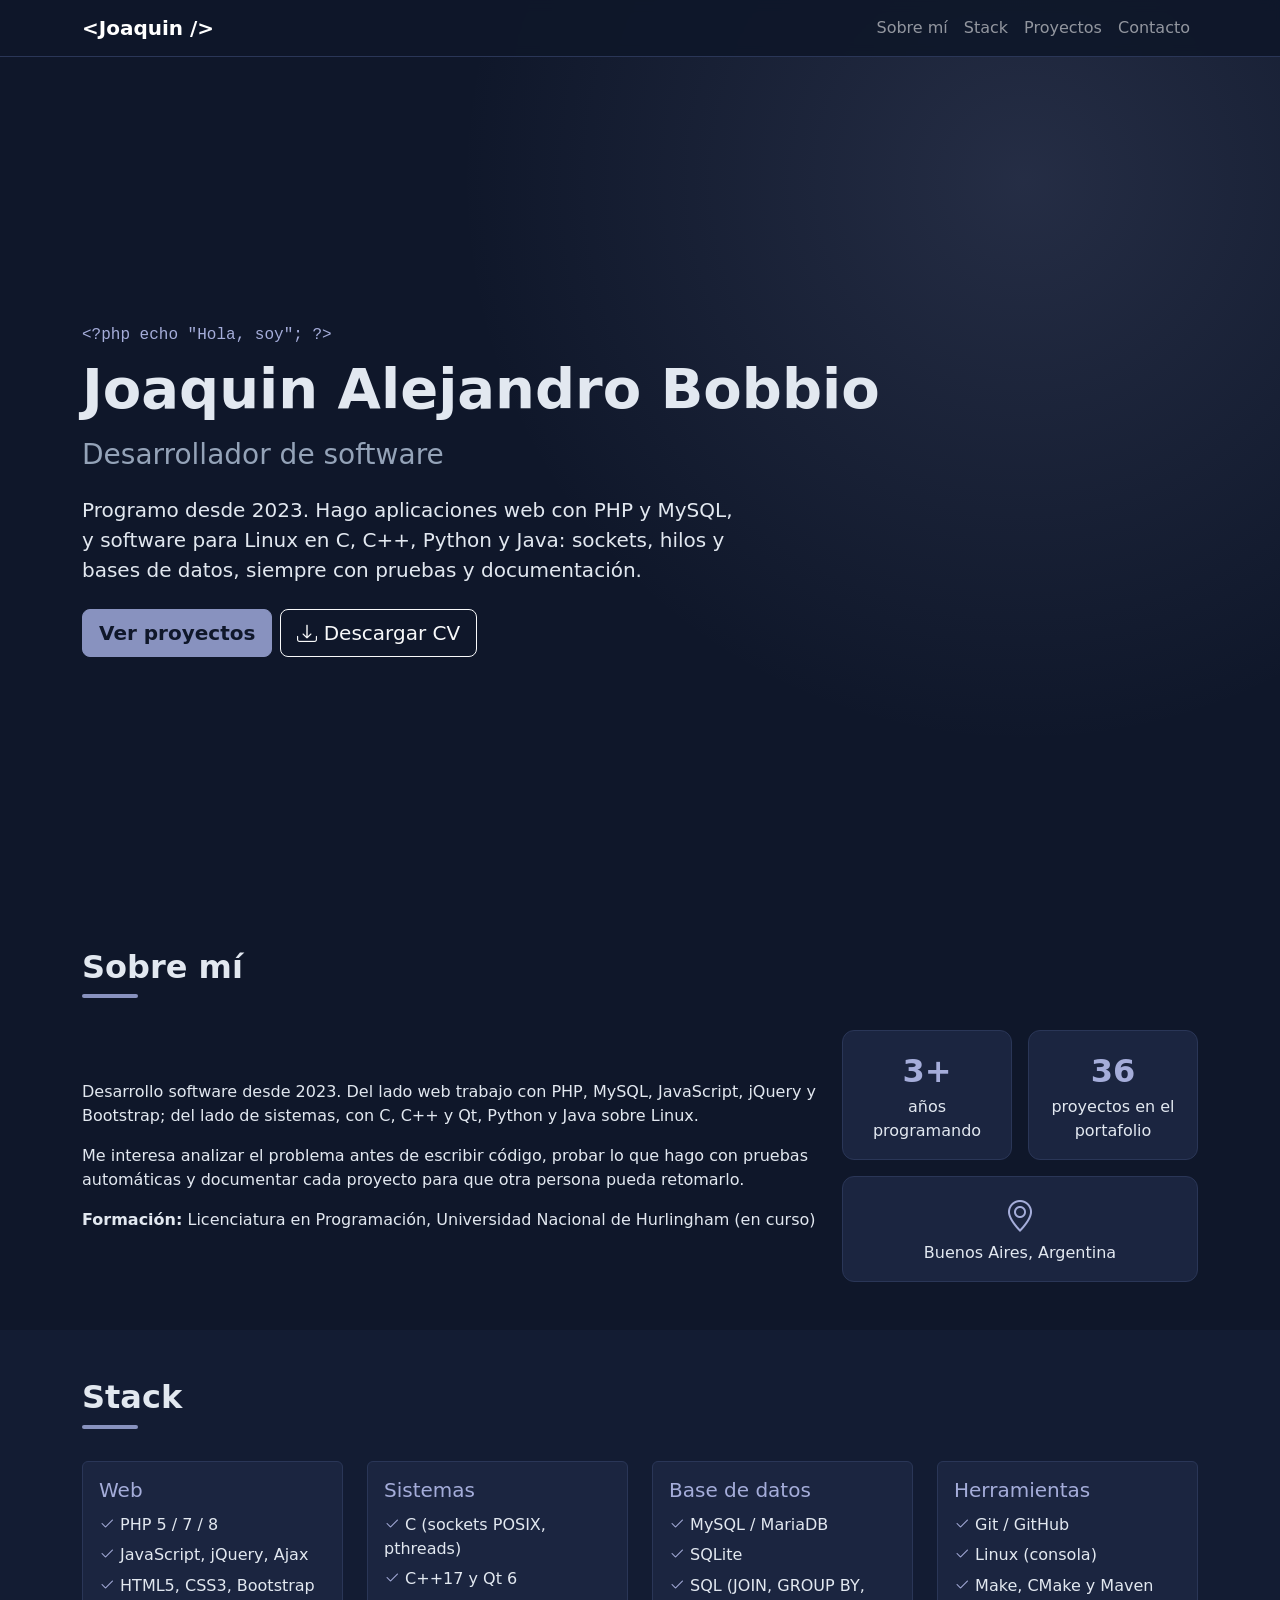
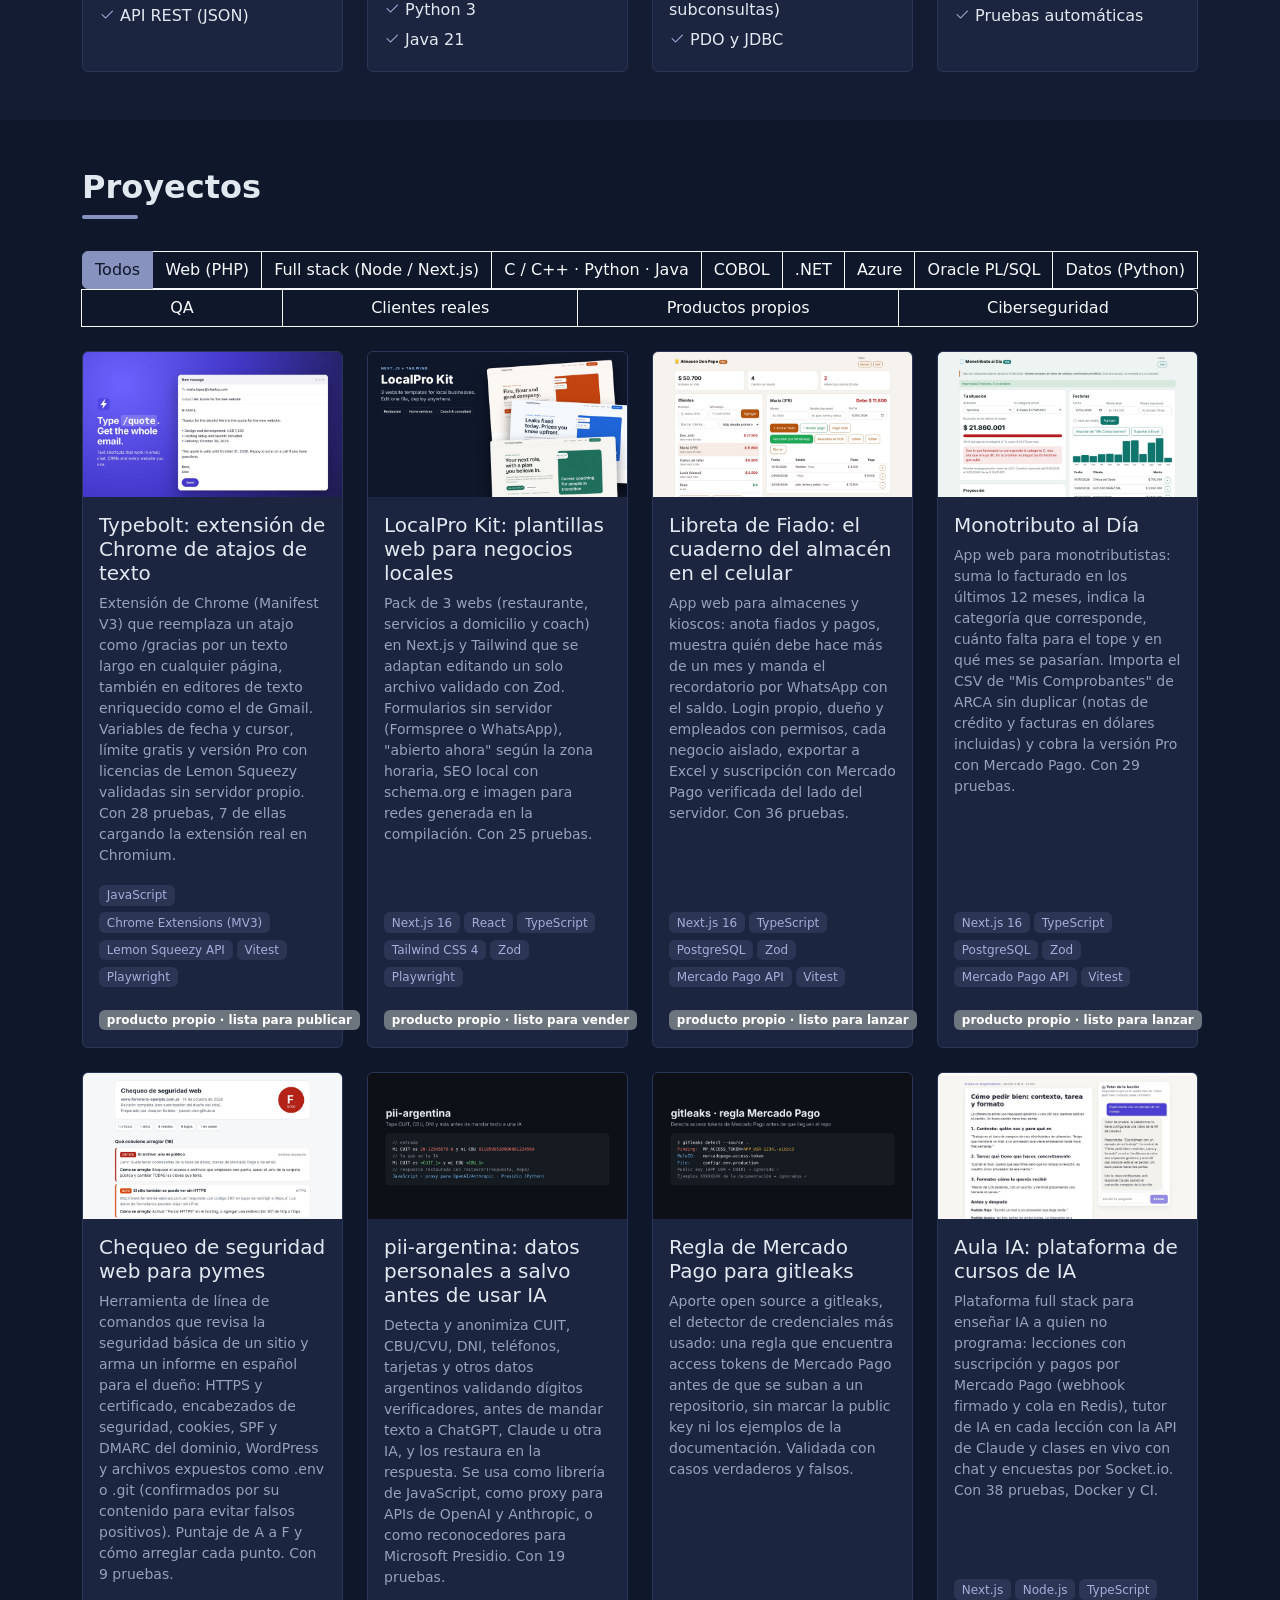
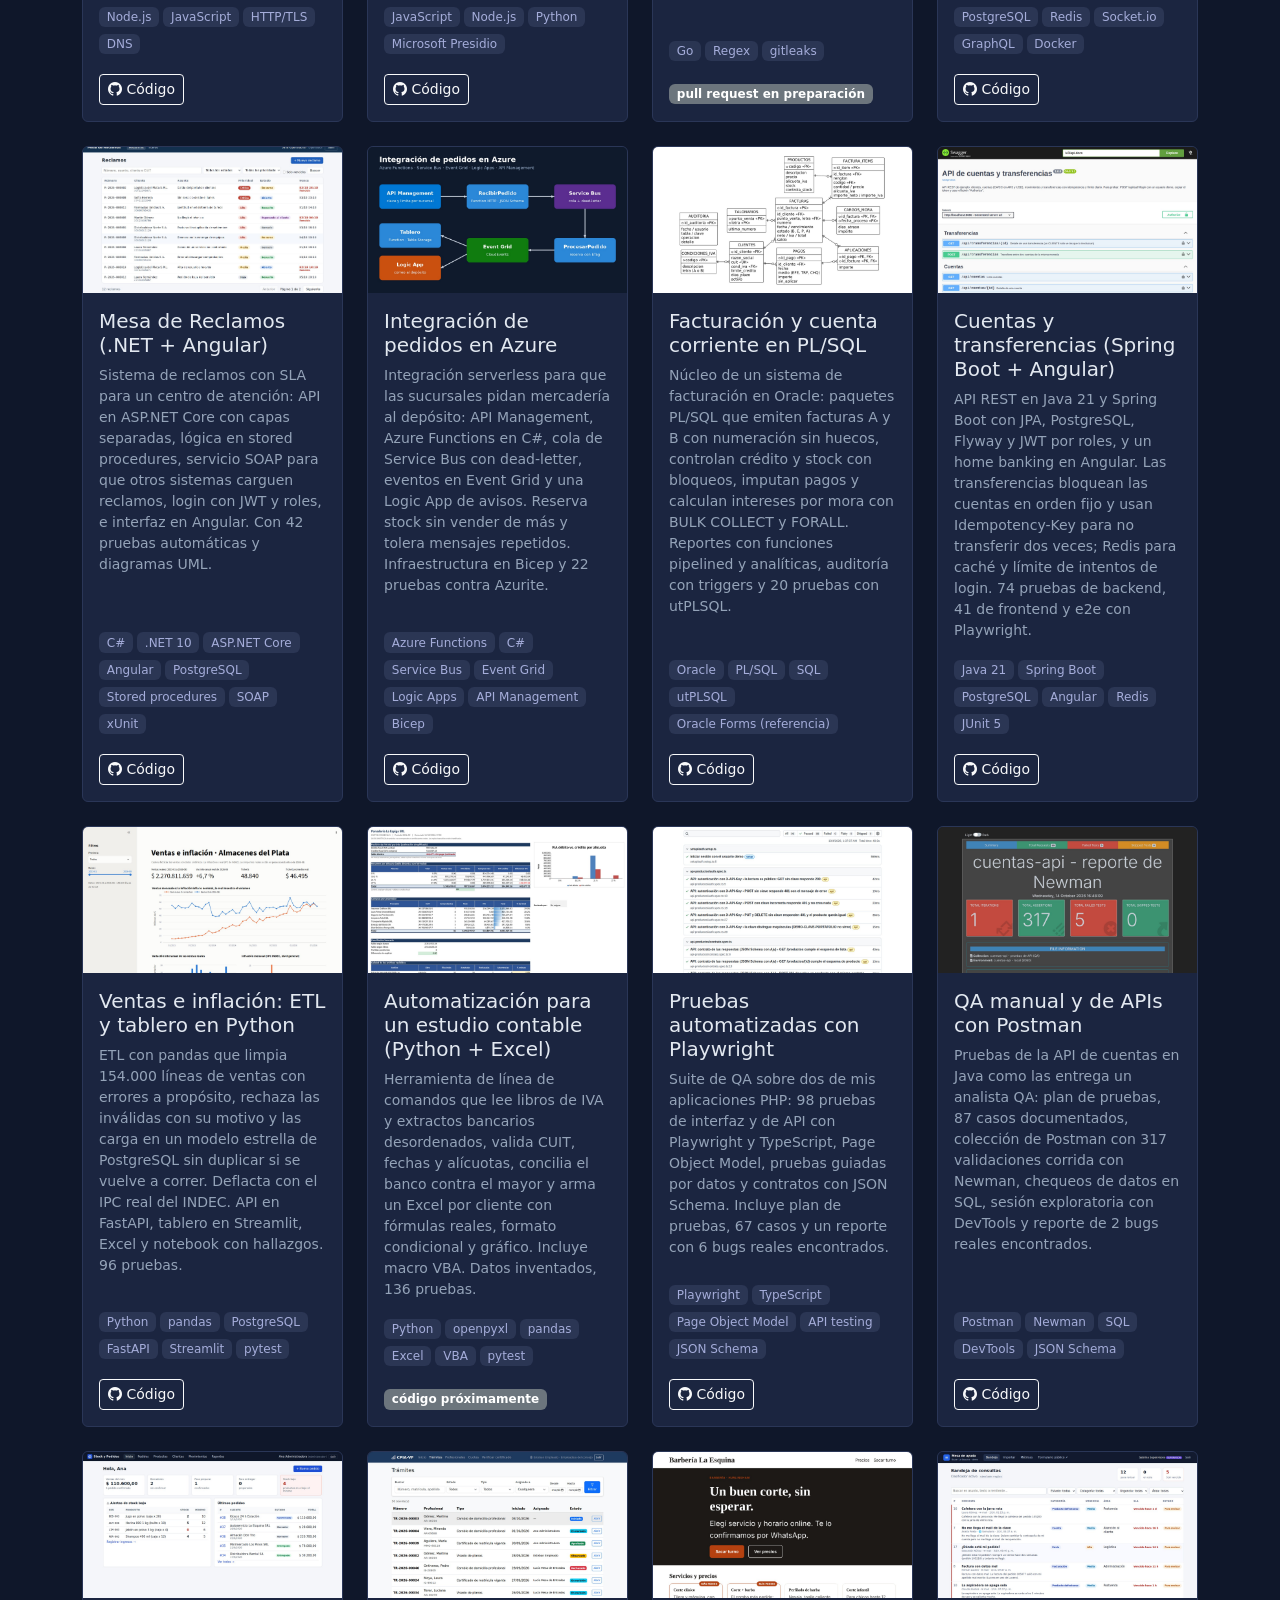
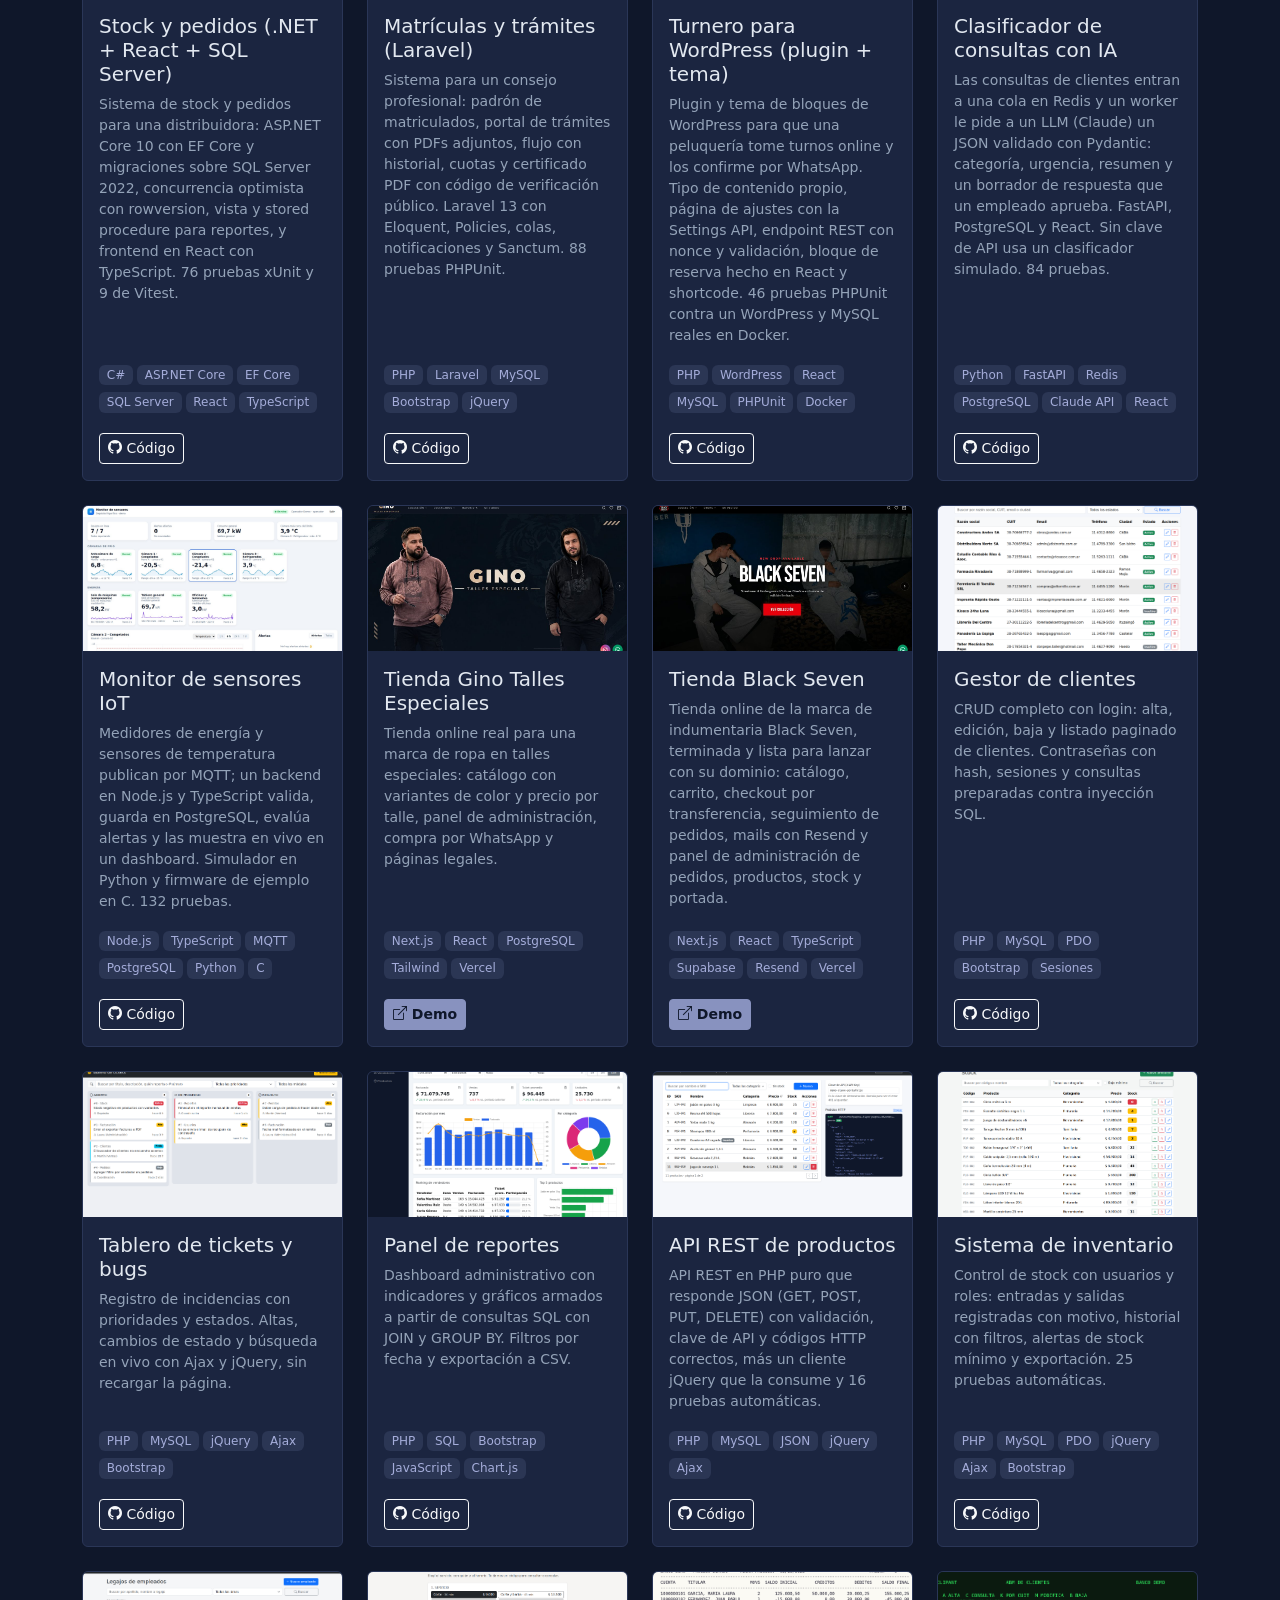
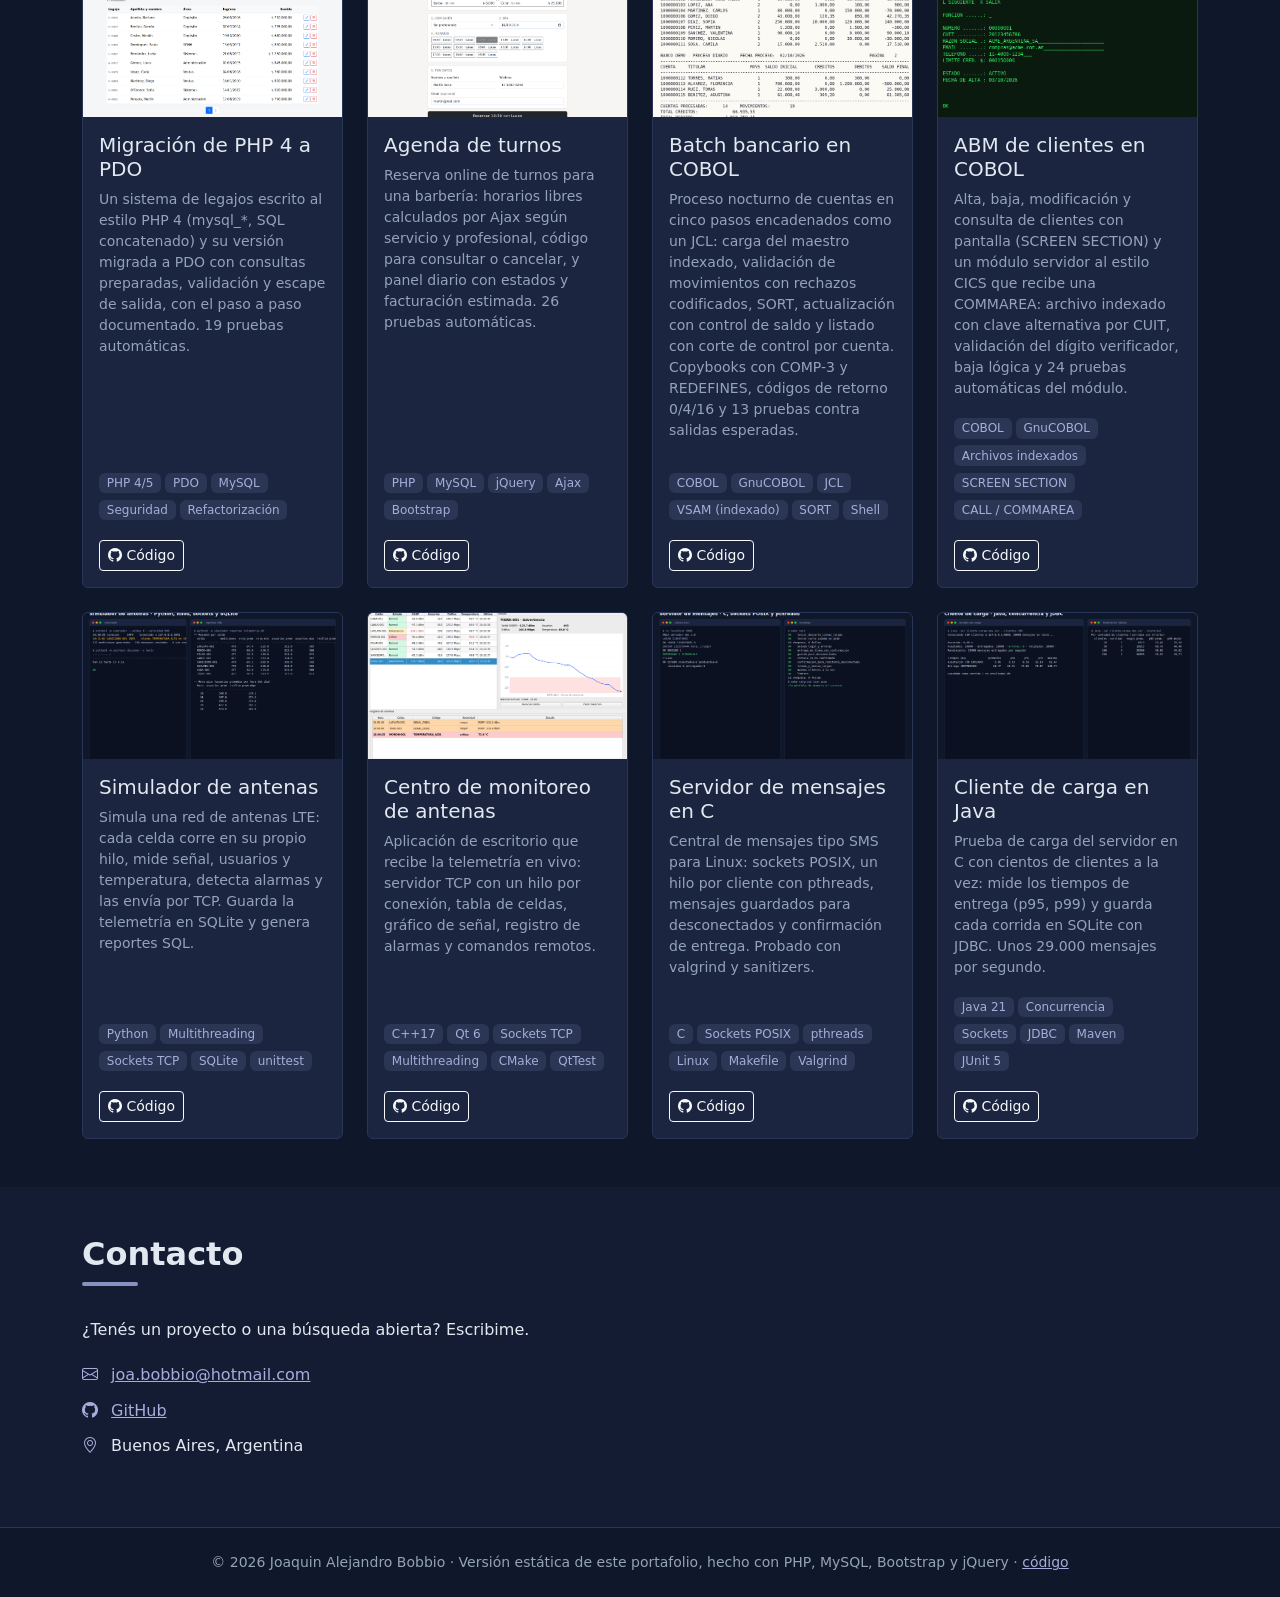
<file: index.html>
<!DOCTYPE html>
<html lang="es">
<head>
    <meta charset="utf-8">
    <meta name="viewport" content="width=device-width, initial-scale=1">
    <title>Joaquin Alejandro Bobbio · Desarrollador de software</title>
    <meta name="description" content="Programo desde 2023. Hago aplicaciones web con PHP y MySQL, y software para Linux en C, C++, Python y Java: sockets, hilos y bases de datos, siempre con pruebas y documentación.">
    <link rel="stylesheet" href="assets/vendor/bootstrap/bootstrap.min.css">
    <link rel="stylesheet" href="assets/vendor/bootstrap-icons/bootstrap-icons.min.css">
    <link rel="stylesheet" href="assets/css/estilos.css">
</head>
<body data-bs-spy="scroll" data-bs-target="#nav-principal" data-bs-offset="80">

<nav id="nav-principal" class="navbar navbar-expand-lg navbar-dark fixed-top">
    <div class="container">
        <a class="navbar-brand fw-bold" href="#inicio">&lt;Joaquin /&gt;</a>
        <button class="navbar-toggler" type="button" data-bs-toggle="collapse" data-bs-target="#menu" aria-controls="menu" aria-expanded="false" aria-label="Abrir menú">
            <span class="navbar-toggler-icon"></span>
        </button>
        <div class="collapse navbar-collapse" id="menu">
            <ul class="navbar-nav ms-auto">
                <li class="nav-item"><a class="nav-link" href="#sobre-mi">Sobre mí</a></li>
                <li class="nav-item"><a class="nav-link" href="#stack">Stack</a></li>
                <li class="nav-item"><a class="nav-link" href="#proyectos">Proyectos</a></li>
                <li class="nav-item"><a class="nav-link" href="#contacto">Contacto</a></li>
            </ul>
        </div>
    </div>
</nav>

<header id="inicio" class="hero d-flex align-items-center">
    <div class="container">
        <p class="text-acento mb-2 font-mono">&lt;?php echo "Hola, soy"; ?&gt;</p>
        <h1 class="display-4 fw-bold mb-3">Joaquin Alejandro Bobbio</h1>
        <h2 class="h3 text-secundario mb-4">Desarrollador de software</h2>
        <p class="lead col-lg-7 mb-4">Programo desde 2023. Hago aplicaciones web con PHP y MySQL, y software para Linux en C, C++, Python y Java: sockets, hilos y bases de datos, siempre con pruebas y documentación.</p>
        <div class="d-flex flex-wrap gap-2">
            <a href="#proyectos" class="btn btn-acento btn-lg">Ver proyectos</a>
            <a href="assets/cv.pdf" class="btn btn-outline-light btn-lg" download><i class="bi bi-download"></i> Descargar CV</a>
        </div>
    </div>
</header>

<main>
    <section id="sobre-mi" class="py-5">
        <div class="container">
            <h2 class="titulo-seccion">Sobre mí</h2>
            <div class="row g-4 align-items-center">
                <div class="col-lg-8">
                                        <p>Desarrollo software desde 2023. Del lado web trabajo con PHP, MySQL, JavaScript, jQuery y Bootstrap; del lado de sistemas, con C, C++ y Qt, Python y Java sobre Linux.</p>
                                        <p>Me interesa analizar el problema antes de escribir código, probar lo que hago con pruebas automáticas y documentar cada proyecto para que otra persona pueda retomarlo.</p>
                                        <p class="mb-0"><strong>Formación:</strong> Licenciatura en Programación, Universidad Nacional de Hurlingham (en curso)</p>
                </div>
                <div class="col-lg-4">
                    <div class="row g-3 text-center">
                        <div class="col-6"><div class="dato"><span class="dato-num">3+</span><span>años programando</span></div></div>
                        <div class="col-6"><div class="dato"><span class="dato-num" id="dato-proyectos">36</span><span>proyectos en el portafolio</span></div></div>
                        <div class="col-12"><div class="dato"><span class="dato-num"><i class="bi bi-geo-alt"></i></span><span>Buenos Aires, Argentina</span></div></div>
                    </div>
                </div>
            </div>
        </div>
    </section>

    <section id="stack" class="py-5 seccion-alt">
        <div class="container">
            <h2 class="titulo-seccion">Stack</h2>
            <div class="row g-4">
                                <div class="col-sm-6 col-lg-3">
                    <div class="card h-100 tarjeta">
                        <div class="card-body">
                            <h3 class="h5 text-acento">Web</h3>
                            <ul class="list-unstyled mb-0">
                                                                <li><i class="bi bi-check2 text-acento"></i> PHP 5 / 7 / 8</li>
                                                                <li><i class="bi bi-check2 text-acento"></i> JavaScript, jQuery, Ajax</li>
                                                                <li><i class="bi bi-check2 text-acento"></i> HTML5, CSS3, Bootstrap</li>
                                                                <li><i class="bi bi-check2 text-acento"></i> API REST (JSON)</li>
                                                            </ul>
                        </div>
                    </div>
                </div>
                                <div class="col-sm-6 col-lg-3">
                    <div class="card h-100 tarjeta">
                        <div class="card-body">
                            <h3 class="h5 text-acento">Sistemas</h3>
                            <ul class="list-unstyled mb-0">
                                                                <li><i class="bi bi-check2 text-acento"></i> C (sockets POSIX, pthreads)</li>
                                                                <li><i class="bi bi-check2 text-acento"></i> C++17 y Qt 6</li>
                                                                <li><i class="bi bi-check2 text-acento"></i> Python 3</li>
                                                                <li><i class="bi bi-check2 text-acento"></i> Java 21</li>
                                                            </ul>
                        </div>
                    </div>
                </div>
                                <div class="col-sm-6 col-lg-3">
                    <div class="card h-100 tarjeta">
                        <div class="card-body">
                            <h3 class="h5 text-acento">Base de datos</h3>
                            <ul class="list-unstyled mb-0">
                                                                <li><i class="bi bi-check2 text-acento"></i> MySQL / MariaDB</li>
                                                                <li><i class="bi bi-check2 text-acento"></i> SQLite</li>
                                                                <li><i class="bi bi-check2 text-acento"></i> SQL (JOIN, GROUP BY, subconsultas)</li>
                                                                <li><i class="bi bi-check2 text-acento"></i> PDO y JDBC</li>
                                                            </ul>
                        </div>
                    </div>
                </div>
                                <div class="col-sm-6 col-lg-3">
                    <div class="card h-100 tarjeta">
                        <div class="card-body">
                            <h3 class="h5 text-acento">Herramientas</h3>
                            <ul class="list-unstyled mb-0">
                                                                <li><i class="bi bi-check2 text-acento"></i> Git / GitHub</li>
                                                                <li><i class="bi bi-check2 text-acento"></i> Linux (consola)</li>
                                                                <li><i class="bi bi-check2 text-acento"></i> Make, CMake y Maven</li>
                                                                <li><i class="bi bi-check2 text-acento"></i> Pruebas automáticas</li>
                                                            </ul>
                        </div>
                    </div>
                </div>
                            </div>
        </div>
    </section>

    <section id="proyectos" class="py-5">
        <div class="container">
            <h2 class="titulo-seccion">Proyectos</h2>
            <div class="btn-group flex-wrap mb-4" role="group" aria-label="Filtrar proyectos" id="filtros" data-enfoque="general">
                                <button type="button" class="btn btn-outline-light active" data-etiqueta="todos">Todos</button>
                                <button type="button" class="btn btn-outline-light" data-etiqueta="web">Web (PHP)</button>
                                <button type="button" class="btn btn-outline-light" data-etiqueta="fullstack">Full stack (Node / Next.js)</button>
                                <button type="button" class="btn btn-outline-light" data-etiqueta="sistemas">C / C++ · Python · Java</button>
                                <button type="button" class="btn btn-outline-light" data-etiqueta="cobol">COBOL</button>
                                <button type="button" class="btn btn-outline-light" data-etiqueta="dotnet">.NET</button>
                                <button type="button" class="btn btn-outline-light" data-etiqueta="azure">Azure</button>
                                <button type="button" class="btn btn-outline-light" data-etiqueta="oracle">Oracle PL/SQL</button>
                                <button type="button" class="btn btn-outline-light" data-etiqueta="datos">Datos (Python)</button>
                                <button type="button" class="btn btn-outline-light" data-etiqueta="qa">QA</button>
                                <button type="button" class="btn btn-outline-light" data-etiqueta="real">Clientes reales</button>
                                <button type="button" class="btn btn-outline-light" data-etiqueta="productos">Productos propios</button>
                                <button type="button" class="btn btn-outline-light" data-etiqueta="seguridad">Ciberseguridad</button>
                            </div>
            <div class="row g-4" id="lista-proyectos">
                <div class="col-12 text-center py-5" id="cargando">
                    <div class="spinner-border text-light" role="status"><span class="visually-hidden">Cargando…</span></div>
                </div>
            </div>
        </div>
    </section>

    <section id="contacto" class="py-5 seccion-alt">
        <div class="container">
            <h2 class="titulo-seccion">Contacto</h2>
            <div class="row g-4 g-lg-5">
                <div class="col-lg-8">
                    <p>¿Tenés un proyecto o una búsqueda abierta? Escribime.</p>
                    <ul class="list-unstyled contacto-links">
                        <li><i class="bi bi-envelope"></i> <a href="mailto:joa.bobbio@hotmail.com">joa.bobbio@hotmail.com</a></li>
                        <li><i class="bi bi-github"></i> <a href="https://github.com/JoacoB-dev" target="_blank" rel="noopener">GitHub</a></li>
                        <li><i class="bi bi-geo-alt"></i> Buenos Aires, Argentina</li>
                    </ul>
                </div>
            </div>
        </div>
    </section>
</main>

<footer class="py-4 text-center small text-secundario">
    &copy; 2026 Joaquin Alejandro Bobbio · Versión estática de este portafolio, hecho con PHP, MySQL, Bootstrap y jQuery · <a href="https://github.com/JoacoB-dev/portafolio" target="_blank" rel="noopener">código</a>
</footer>

<script src="assets/vendor/jquery/jquery.min.js"></script>
<script src="assets/vendor/bootstrap/bootstrap.bundle.min.js"></script>
<script src="assets/js/datos-estaticos.js"></script>
<script src="assets/js/main.js"></script>
</body>
</html>
</file>
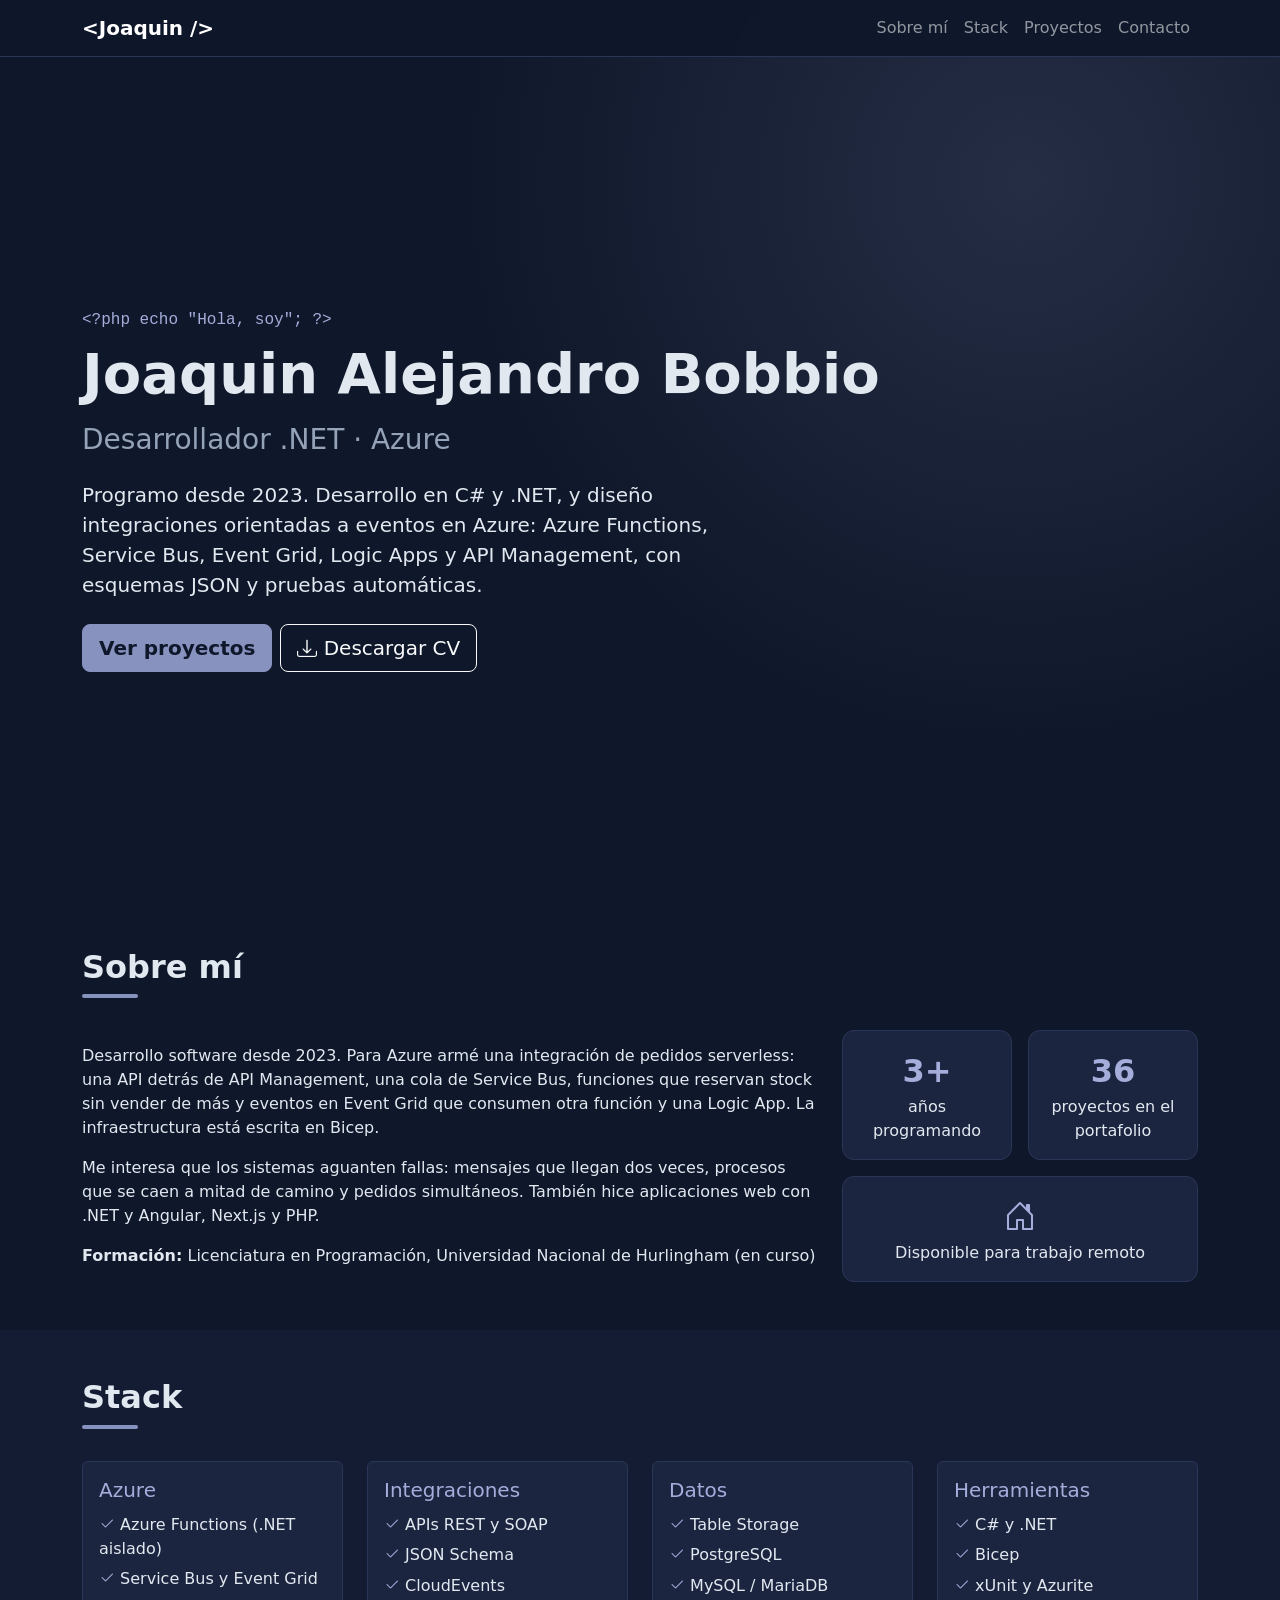
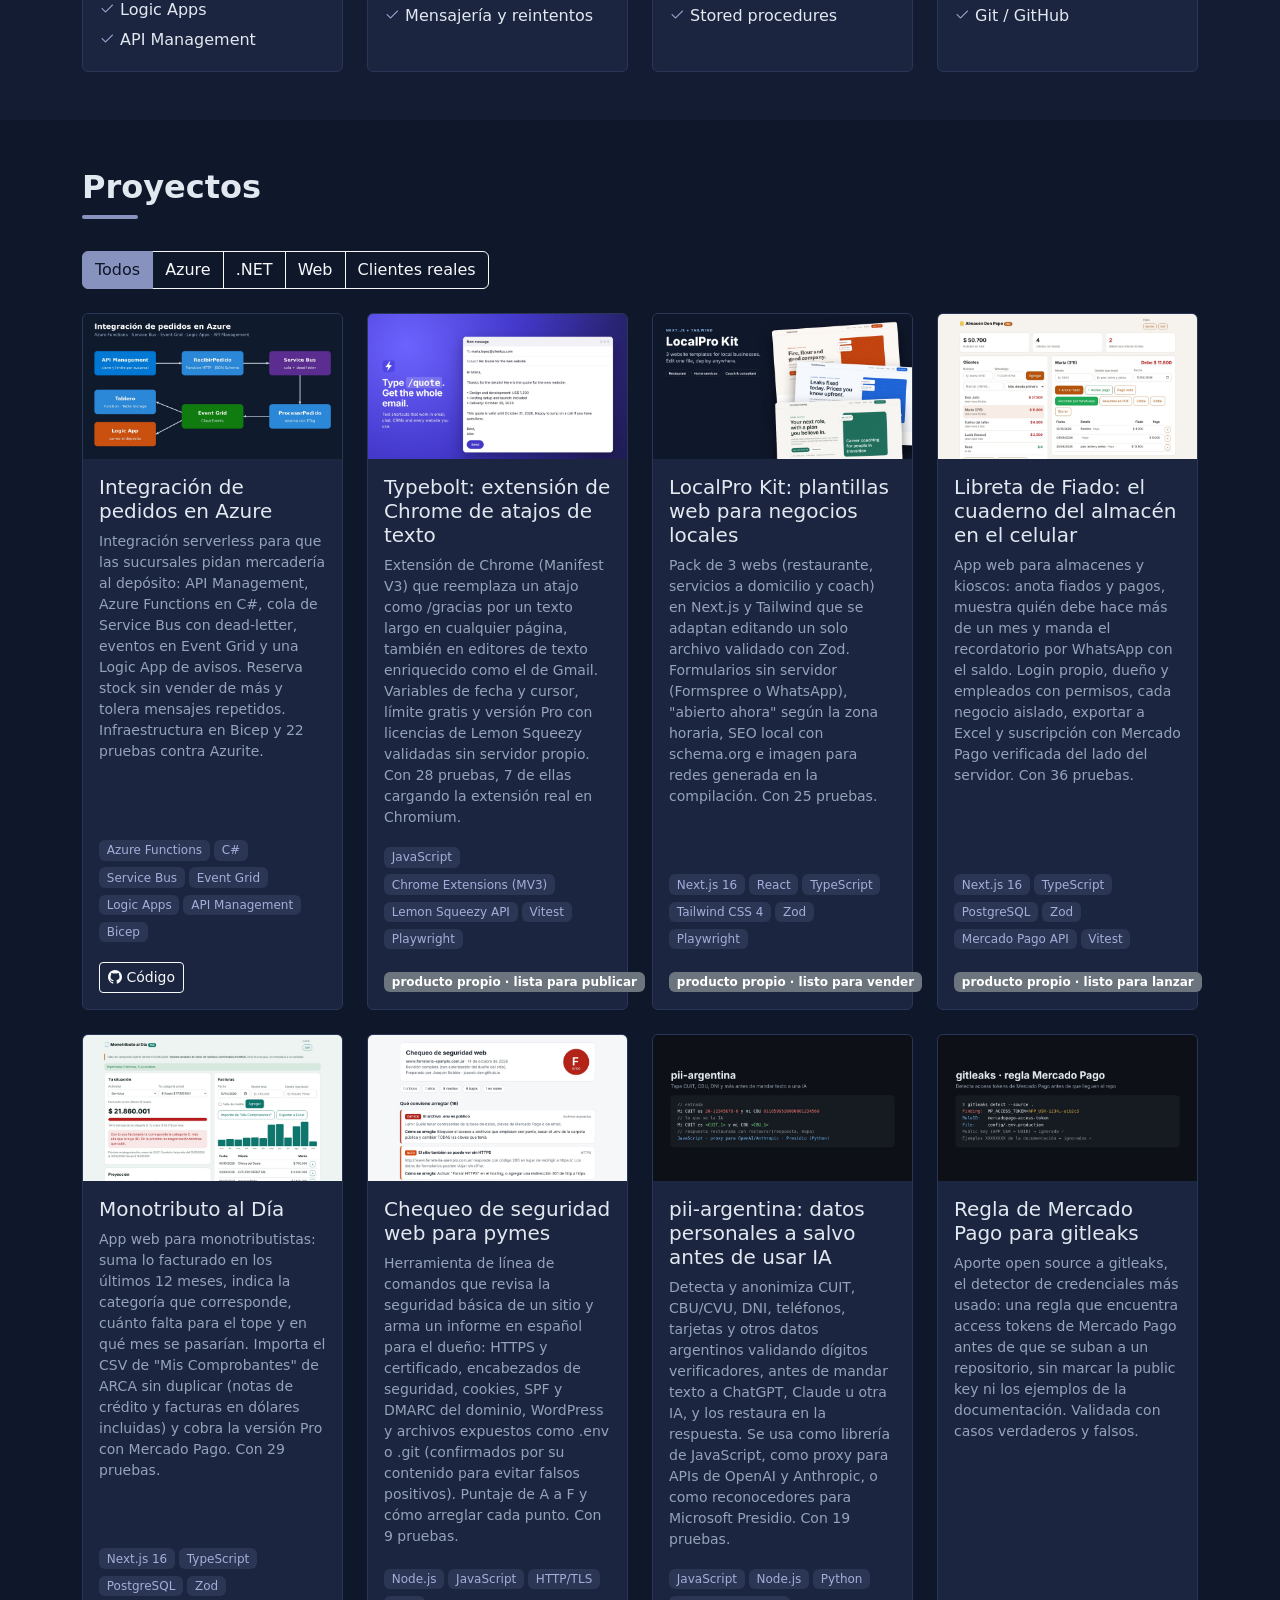
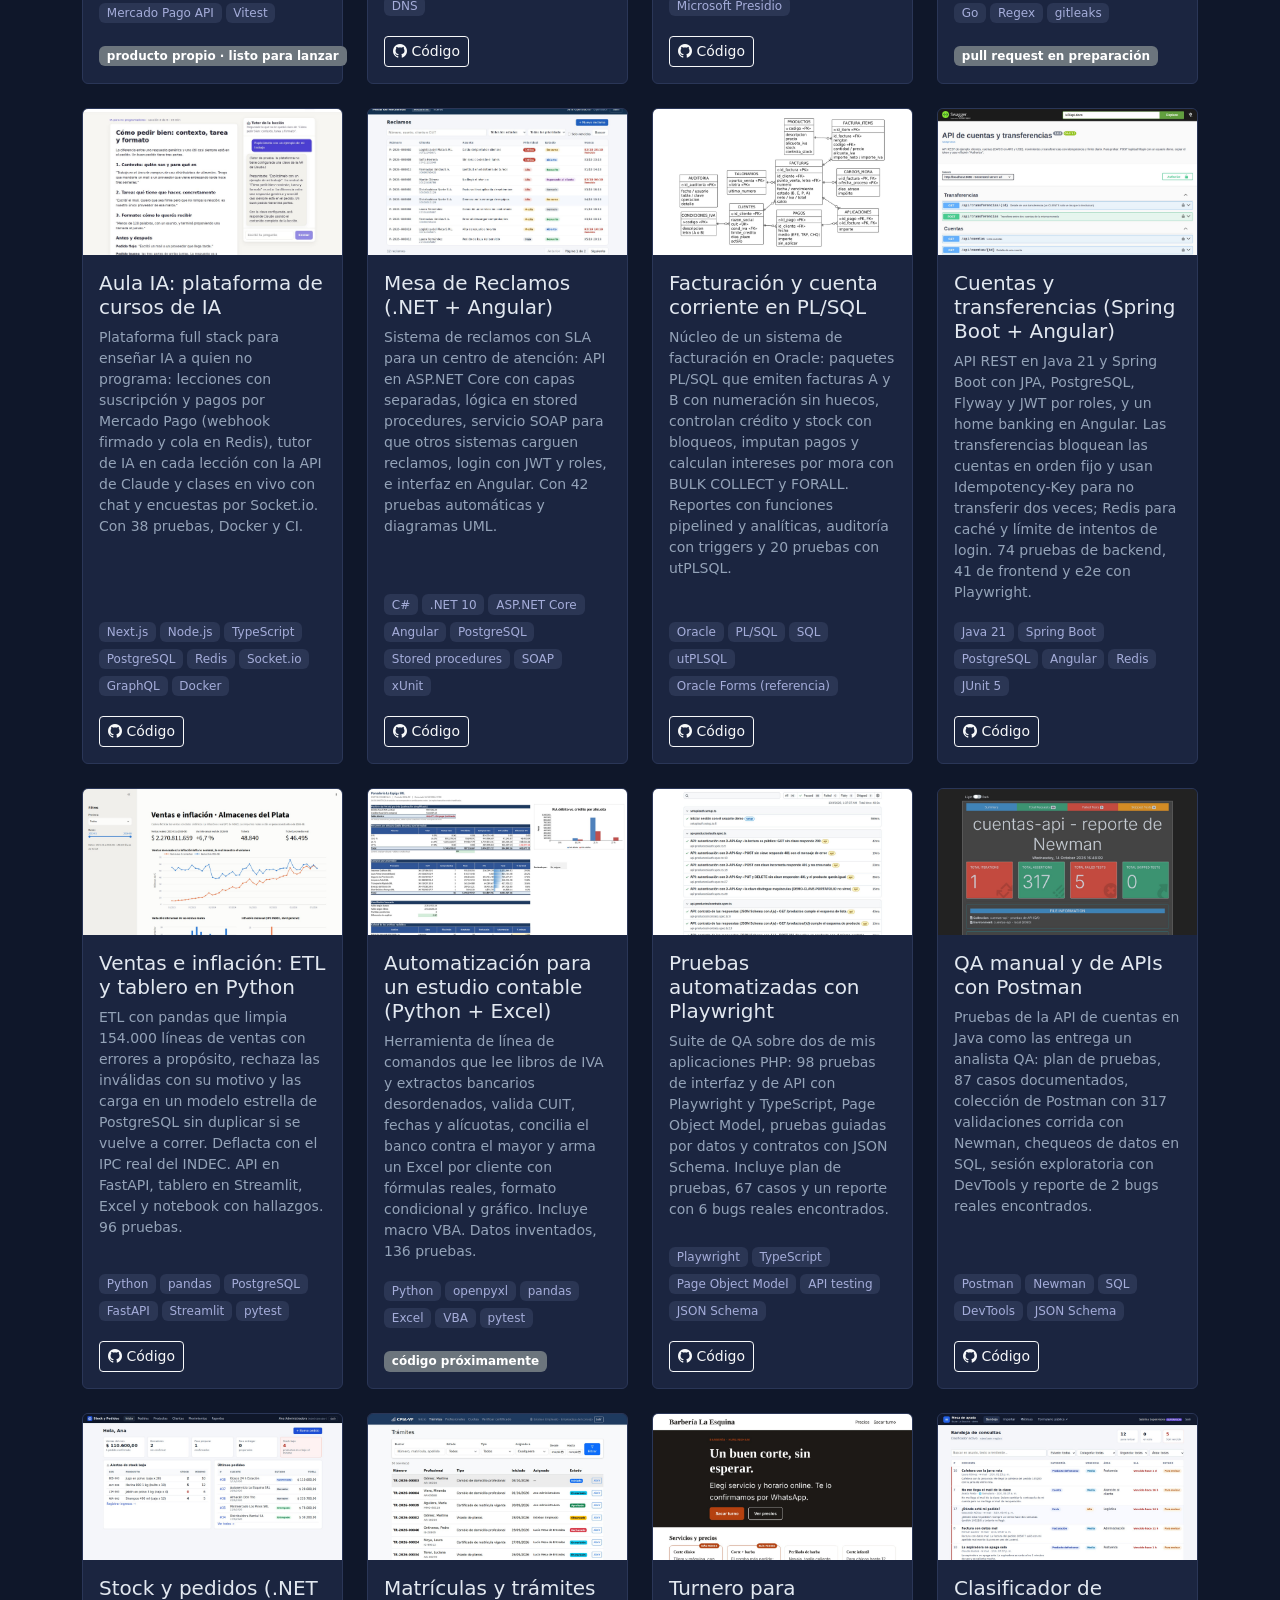
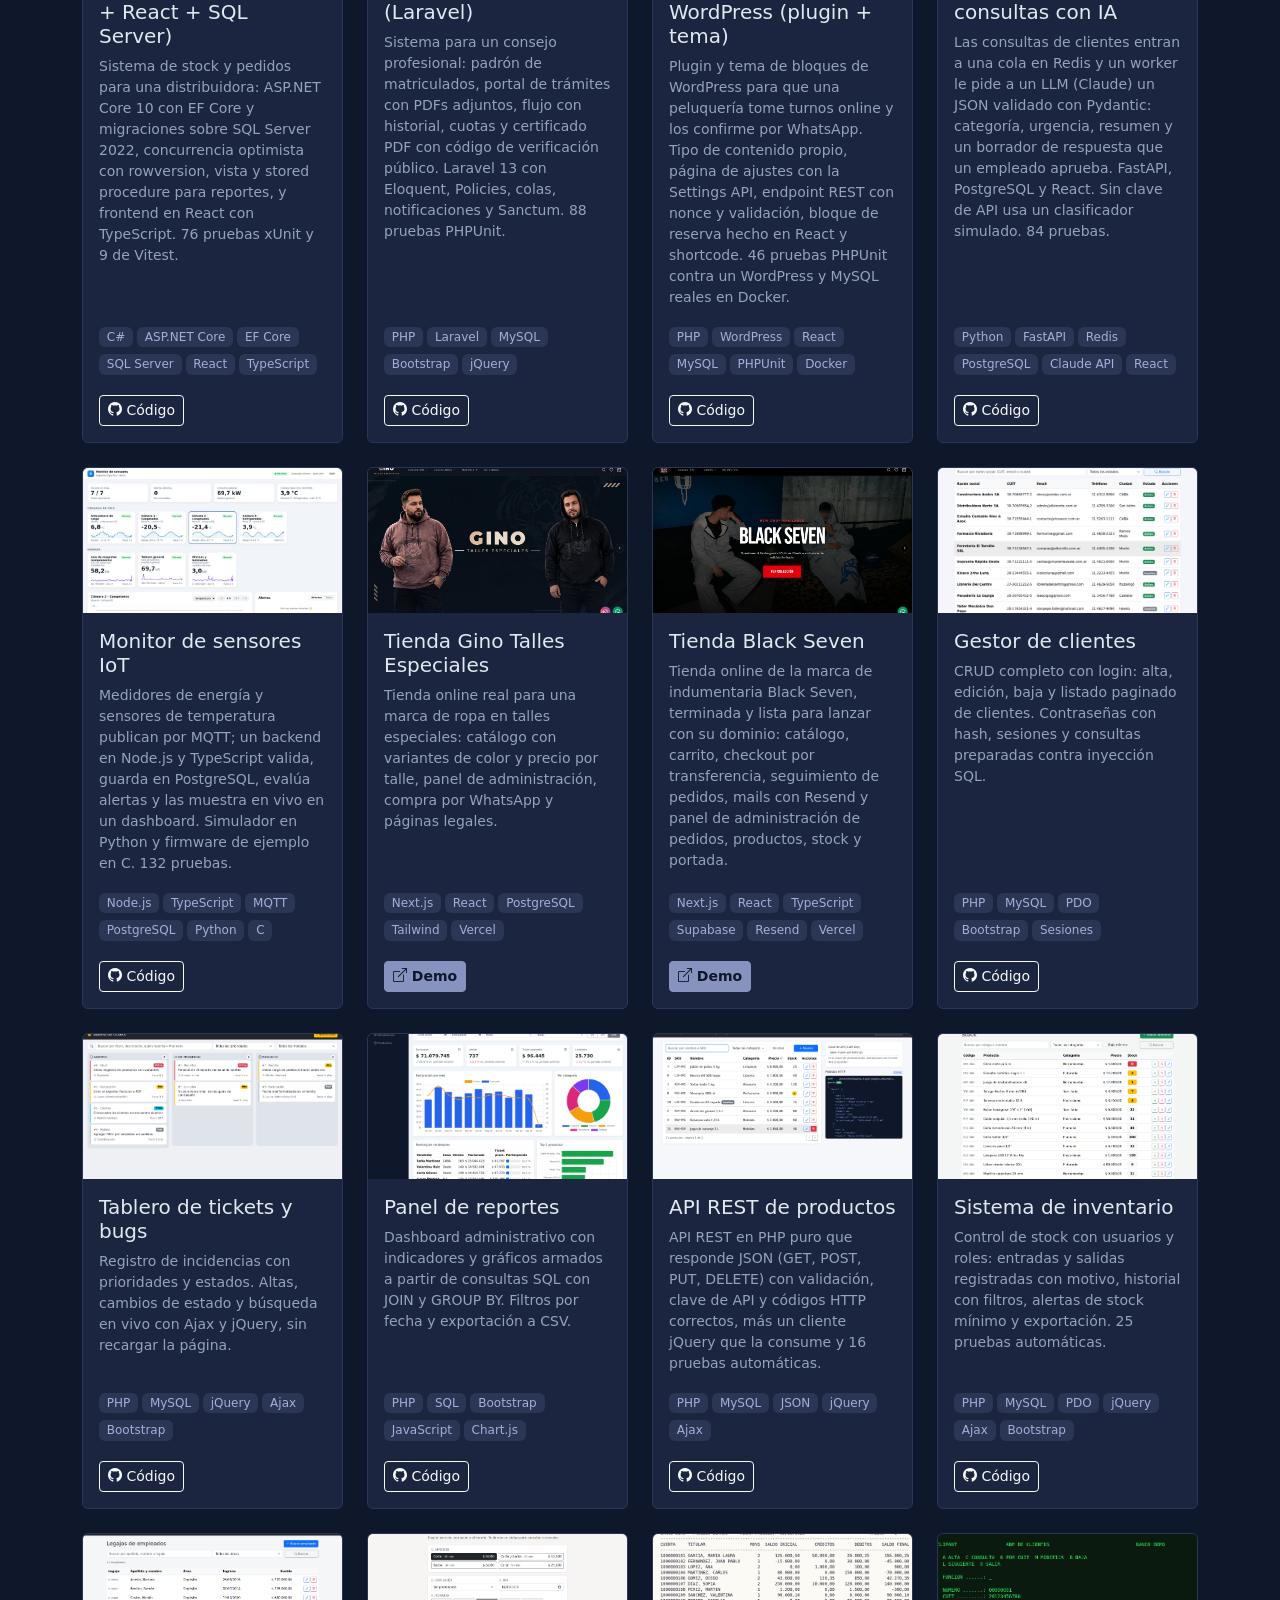
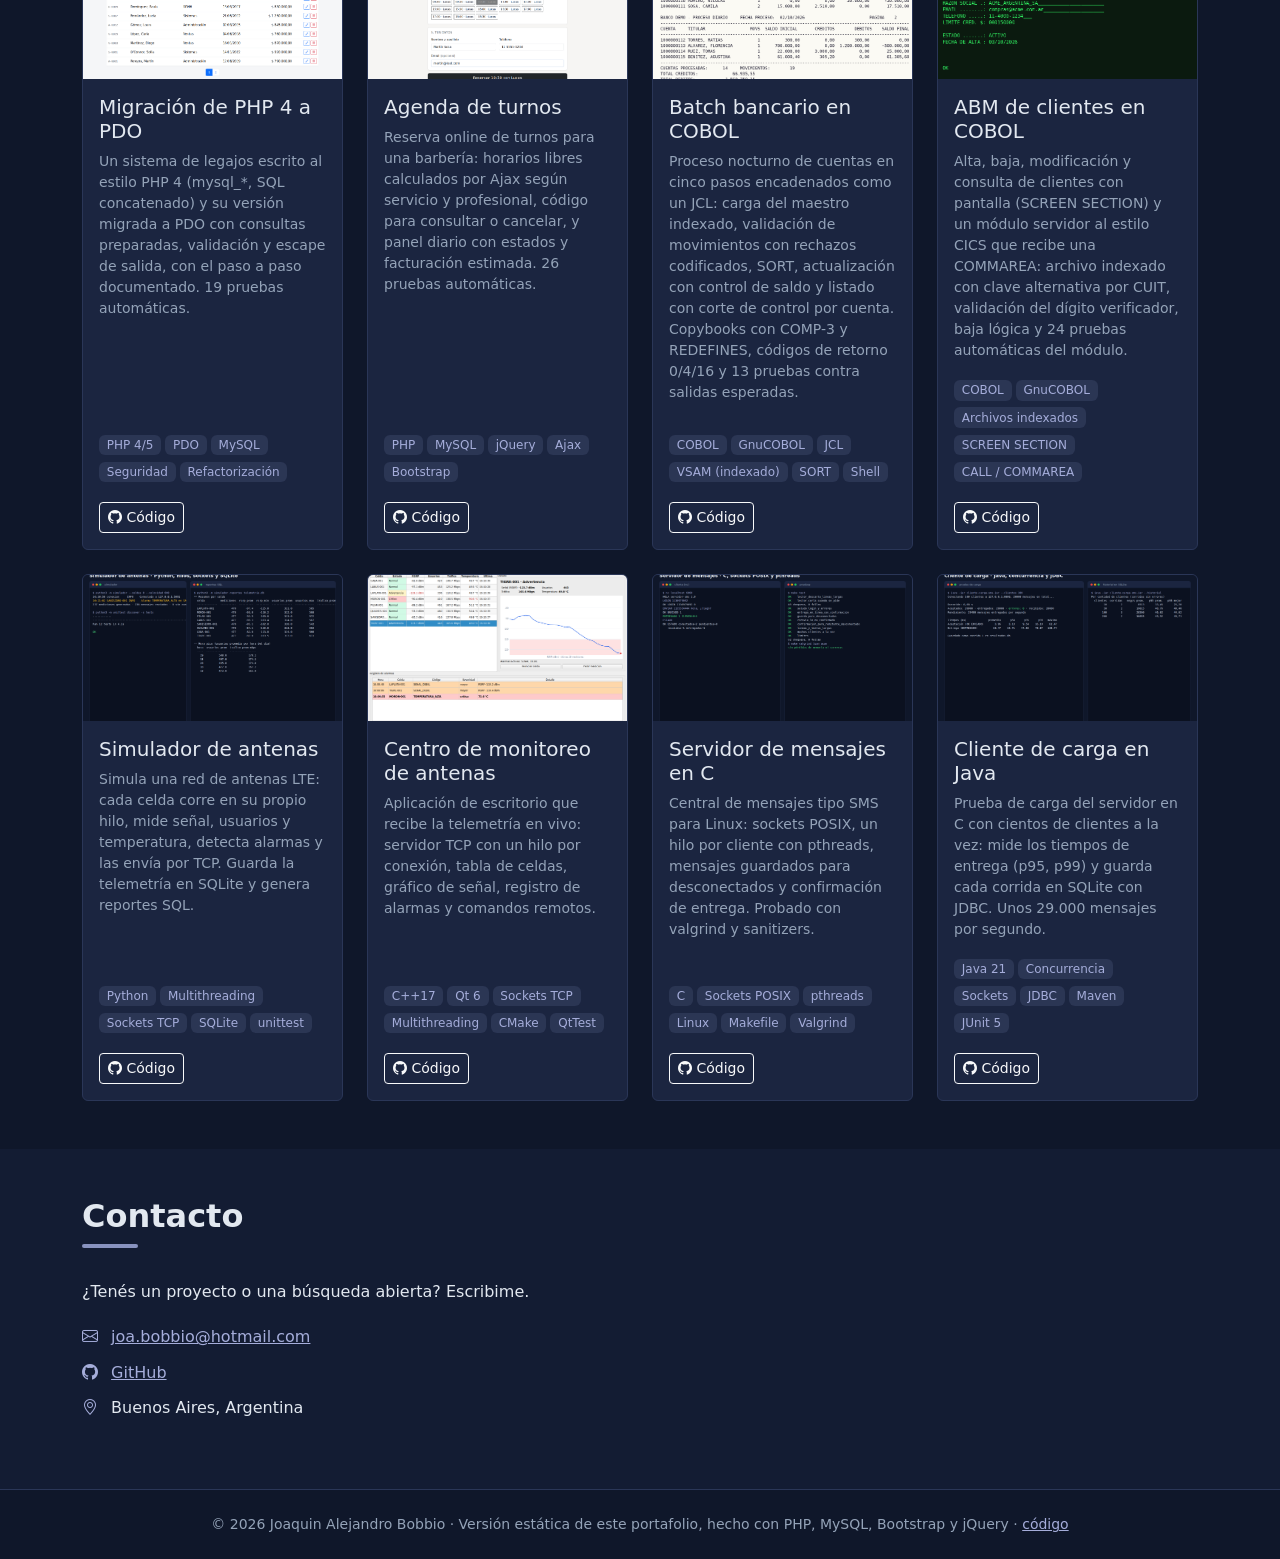
<file: enfoque-azure.html>
<!DOCTYPE html>
<html lang="es">
<head>
    <meta charset="utf-8">
    <meta name="viewport" content="width=device-width, initial-scale=1">
    <title>Joaquin Alejandro Bobbio · Desarrollador .NET · Azure</title>
    <meta name="description" content="Programo desde 2023. Desarrollo en C# y .NET, y diseño integraciones orientadas a eventos en Azure: Azure Functions, Service Bus, Event Grid, Logic Apps y API Management, con esquemas JSON y pruebas automáticas.">
    <link rel="stylesheet" href="assets/vendor/bootstrap/bootstrap.min.css">
    <link rel="stylesheet" href="assets/vendor/bootstrap-icons/bootstrap-icons.min.css">
    <link rel="stylesheet" href="assets/css/estilos.css">
</head>
<body data-bs-spy="scroll" data-bs-target="#nav-principal" data-bs-offset="80">

<nav id="nav-principal" class="navbar navbar-expand-lg navbar-dark fixed-top">
    <div class="container">
        <a class="navbar-brand fw-bold" href="#inicio">&lt;Joaquin /&gt;</a>
        <button class="navbar-toggler" type="button" data-bs-toggle="collapse" data-bs-target="#menu" aria-controls="menu" aria-expanded="false" aria-label="Abrir menú">
            <span class="navbar-toggler-icon"></span>
        </button>
        <div class="collapse navbar-collapse" id="menu">
            <ul class="navbar-nav ms-auto">
                <li class="nav-item"><a class="nav-link" href="#sobre-mi">Sobre mí</a></li>
                <li class="nav-item"><a class="nav-link" href="#stack">Stack</a></li>
                <li class="nav-item"><a class="nav-link" href="#proyectos">Proyectos</a></li>
                <li class="nav-item"><a class="nav-link" href="#contacto">Contacto</a></li>
            </ul>
        </div>
    </div>
</nav>

<header id="inicio" class="hero d-flex align-items-center">
    <div class="container">
        <p class="text-acento mb-2 font-mono">&lt;?php echo "Hola, soy"; ?&gt;</p>
        <h1 class="display-4 fw-bold mb-3">Joaquin Alejandro Bobbio</h1>
        <h2 class="h3 text-secundario mb-4">Desarrollador .NET · Azure</h2>
        <p class="lead col-lg-7 mb-4">Programo desde 2023. Desarrollo en C# y .NET, y diseño integraciones orientadas a eventos en Azure: Azure Functions, Service Bus, Event Grid, Logic Apps y API Management, con esquemas JSON y pruebas automáticas.</p>
        <div class="d-flex flex-wrap gap-2">
            <a href="#proyectos" class="btn btn-acento btn-lg">Ver proyectos</a>
            <a href="assets/cv.pdf" class="btn btn-outline-light btn-lg" download><i class="bi bi-download"></i> Descargar CV</a>
        </div>
    </div>
</header>

<main>
    <section id="sobre-mi" class="py-5">
        <div class="container">
            <h2 class="titulo-seccion">Sobre mí</h2>
            <div class="row g-4 align-items-center">
                <div class="col-lg-8">
                                        <p>Desarrollo software desde 2023. Para Azure armé una integración de pedidos serverless: una API detrás de API Management, una cola de Service Bus, funciones que reservan stock sin vender de más y eventos en Event Grid que consumen otra función y una Logic App. La infraestructura está escrita en Bicep.</p>
                                        <p>Me interesa que los sistemas aguanten fallas: mensajes que llegan dos veces, procesos que se caen a mitad de camino y pedidos simultáneos. También hice aplicaciones web con .NET y Angular, Next.js y PHP.</p>
                                        <p class="mb-0"><strong>Formación:</strong> Licenciatura en Programación, Universidad Nacional de Hurlingham (en curso)</p>
                </div>
                <div class="col-lg-4">
                    <div class="row g-3 text-center">
                        <div class="col-6"><div class="dato"><span class="dato-num">3+</span><span>años programando</span></div></div>
                        <div class="col-6"><div class="dato"><span class="dato-num" id="dato-proyectos">36</span><span>proyectos en el portafolio</span></div></div>
                        <div class="col-12"><div class="dato"><span class="dato-num"><i class="bi bi-house-door"></i></span><span>Disponible para trabajo remoto</span></div></div>
                    </div>
                </div>
            </div>
        </div>
    </section>

    <section id="stack" class="py-5 seccion-alt">
        <div class="container">
            <h2 class="titulo-seccion">Stack</h2>
            <div class="row g-4">
                                <div class="col-sm-6 col-lg-3">
                    <div class="card h-100 tarjeta">
                        <div class="card-body">
                            <h3 class="h5 text-acento">Azure</h3>
                            <ul class="list-unstyled mb-0">
                                                                <li><i class="bi bi-check2 text-acento"></i> Azure Functions (.NET aislado)</li>
                                                                <li><i class="bi bi-check2 text-acento"></i> Service Bus y Event Grid</li>
                                                                <li><i class="bi bi-check2 text-acento"></i> Logic Apps</li>
                                                                <li><i class="bi bi-check2 text-acento"></i> API Management</li>
                                                            </ul>
                        </div>
                    </div>
                </div>
                                <div class="col-sm-6 col-lg-3">
                    <div class="card h-100 tarjeta">
                        <div class="card-body">
                            <h3 class="h5 text-acento">Integraciones</h3>
                            <ul class="list-unstyled mb-0">
                                                                <li><i class="bi bi-check2 text-acento"></i> APIs REST y SOAP</li>
                                                                <li><i class="bi bi-check2 text-acento"></i> JSON Schema</li>
                                                                <li><i class="bi bi-check2 text-acento"></i> CloudEvents</li>
                                                                <li><i class="bi bi-check2 text-acento"></i> Mensajería y reintentos</li>
                                                            </ul>
                        </div>
                    </div>
                </div>
                                <div class="col-sm-6 col-lg-3">
                    <div class="card h-100 tarjeta">
                        <div class="card-body">
                            <h3 class="h5 text-acento">Datos</h3>
                            <ul class="list-unstyled mb-0">
                                                                <li><i class="bi bi-check2 text-acento"></i> Table Storage</li>
                                                                <li><i class="bi bi-check2 text-acento"></i> PostgreSQL</li>
                                                                <li><i class="bi bi-check2 text-acento"></i> MySQL / MariaDB</li>
                                                                <li><i class="bi bi-check2 text-acento"></i> Stored procedures</li>
                                                            </ul>
                        </div>
                    </div>
                </div>
                                <div class="col-sm-6 col-lg-3">
                    <div class="card h-100 tarjeta">
                        <div class="card-body">
                            <h3 class="h5 text-acento">Herramientas</h3>
                            <ul class="list-unstyled mb-0">
                                                                <li><i class="bi bi-check2 text-acento"></i> C# y .NET</li>
                                                                <li><i class="bi bi-check2 text-acento"></i> Bicep</li>
                                                                <li><i class="bi bi-check2 text-acento"></i> xUnit y Azurite</li>
                                                                <li><i class="bi bi-check2 text-acento"></i> Git / GitHub</li>
                                                            </ul>
                        </div>
                    </div>
                </div>
                            </div>
        </div>
    </section>

    <section id="proyectos" class="py-5">
        <div class="container">
            <h2 class="titulo-seccion">Proyectos</h2>
            <div class="btn-group flex-wrap mb-4" role="group" aria-label="Filtrar proyectos" id="filtros" data-enfoque="azure">
                                <button type="button" class="btn btn-outline-light active" data-etiqueta="todos">Todos</button>
                                <button type="button" class="btn btn-outline-light" data-etiqueta="azure">Azure</button>
                                <button type="button" class="btn btn-outline-light" data-etiqueta="dotnet">.NET</button>
                                <button type="button" class="btn btn-outline-light" data-etiqueta="web">Web</button>
                                <button type="button" class="btn btn-outline-light" data-etiqueta="real">Clientes reales</button>
                            </div>
            <div class="row g-4" id="lista-proyectos">
                <div class="col-12 text-center py-5" id="cargando">
                    <div class="spinner-border text-light" role="status"><span class="visually-hidden">Cargando…</span></div>
                </div>
            </div>
        </div>
    </section>

    <section id="contacto" class="py-5 seccion-alt">
        <div class="container">
            <h2 class="titulo-seccion">Contacto</h2>
            <div class="row g-4 g-lg-5">
                <div class="col-lg-8">
                    <p>¿Tenés un proyecto o una búsqueda abierta? Escribime.</p>
                    <ul class="list-unstyled contacto-links">
                        <li><i class="bi bi-envelope"></i> <a href="mailto:joa.bobbio@hotmail.com">joa.bobbio@hotmail.com</a></li>
                        <li><i class="bi bi-github"></i> <a href="https://github.com/JoacoB-dev" target="_blank" rel="noopener">GitHub</a></li>
                        <li><i class="bi bi-geo-alt"></i> Buenos Aires, Argentina</li>
                    </ul>
                </div>
            </div>
        </div>
    </section>
</main>

<footer class="py-4 text-center small text-secundario">
    &copy; 2026 Joaquin Alejandro Bobbio · Versión estática de este portafolio, hecho con PHP, MySQL, Bootstrap y jQuery · <a href="https://github.com/JoacoB-dev/portafolio" target="_blank" rel="noopener">código</a>
</footer>

<script src="assets/vendor/jquery/jquery.min.js"></script>
<script src="assets/vendor/bootstrap/bootstrap.bundle.min.js"></script>
<script src="assets/js/datos-estaticos.js"></script>
<script src="assets/js/main.js"></script>
</body>
</html>
</file>
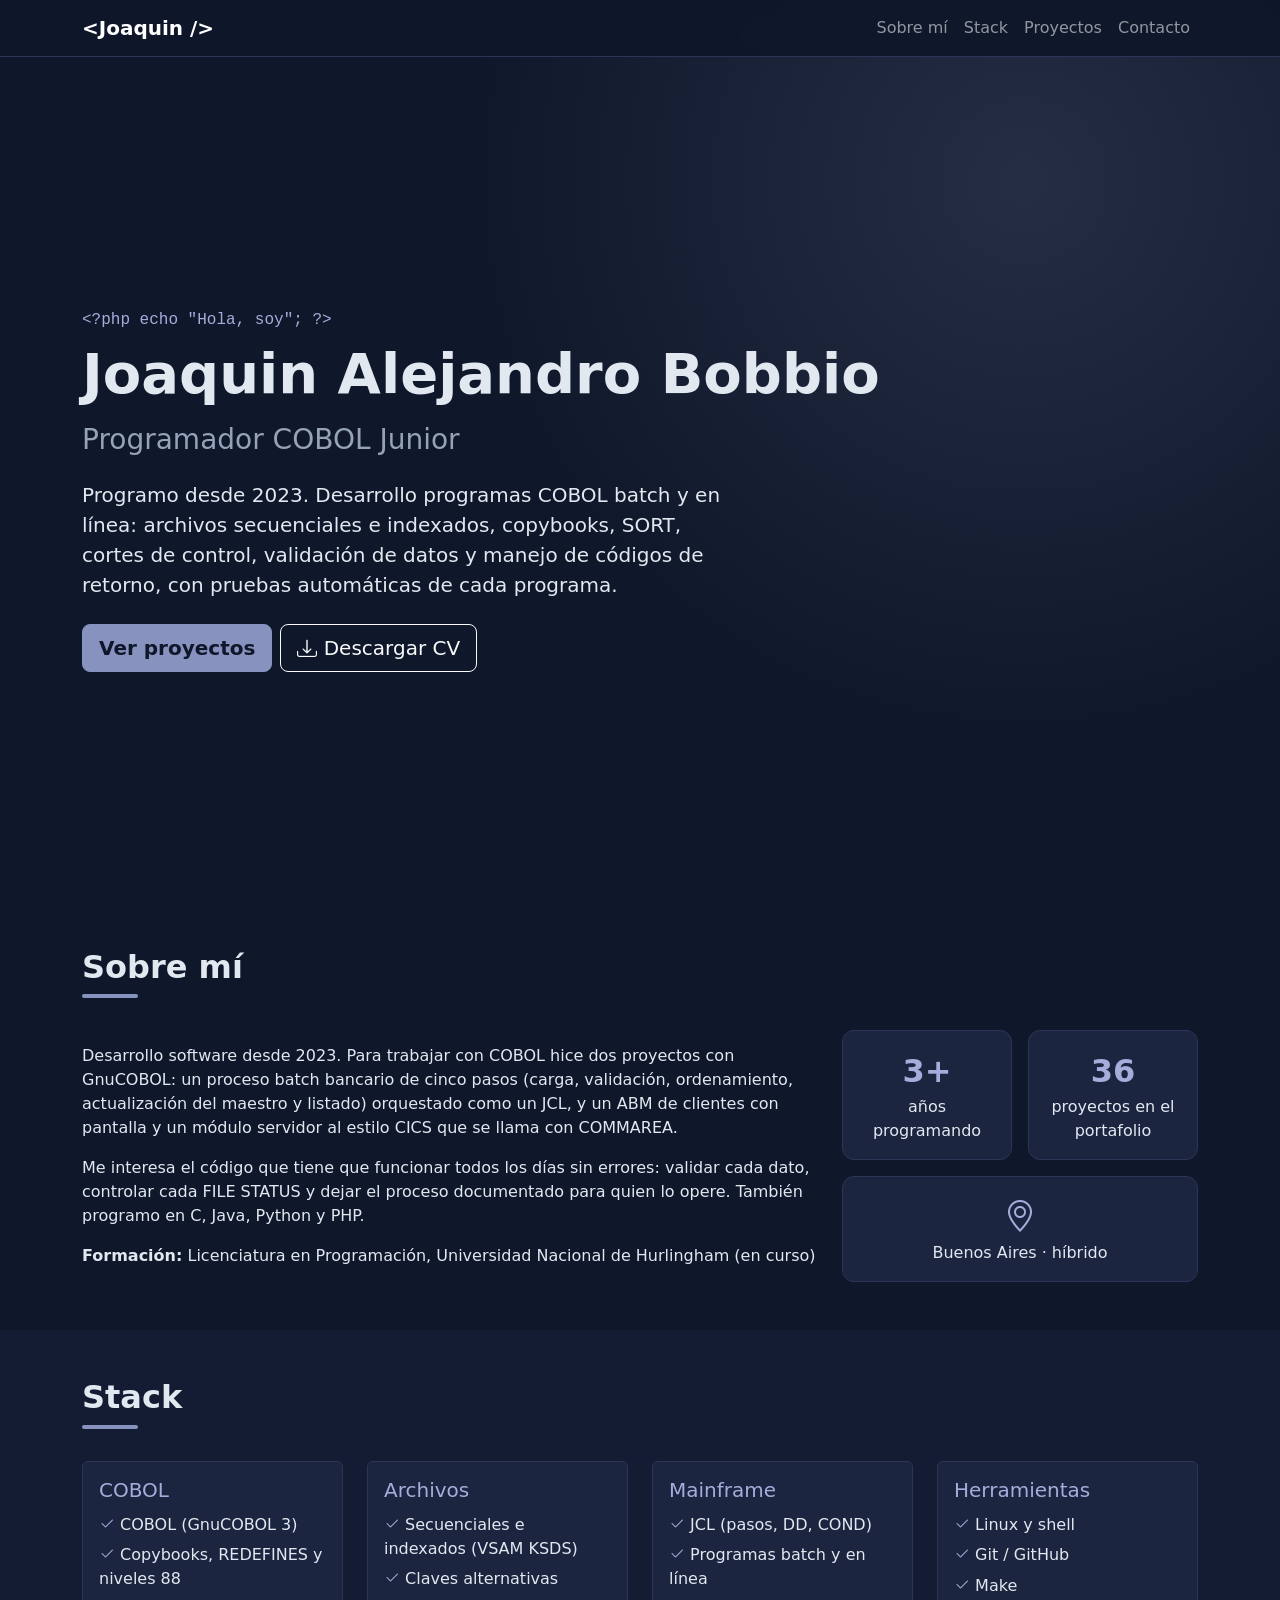
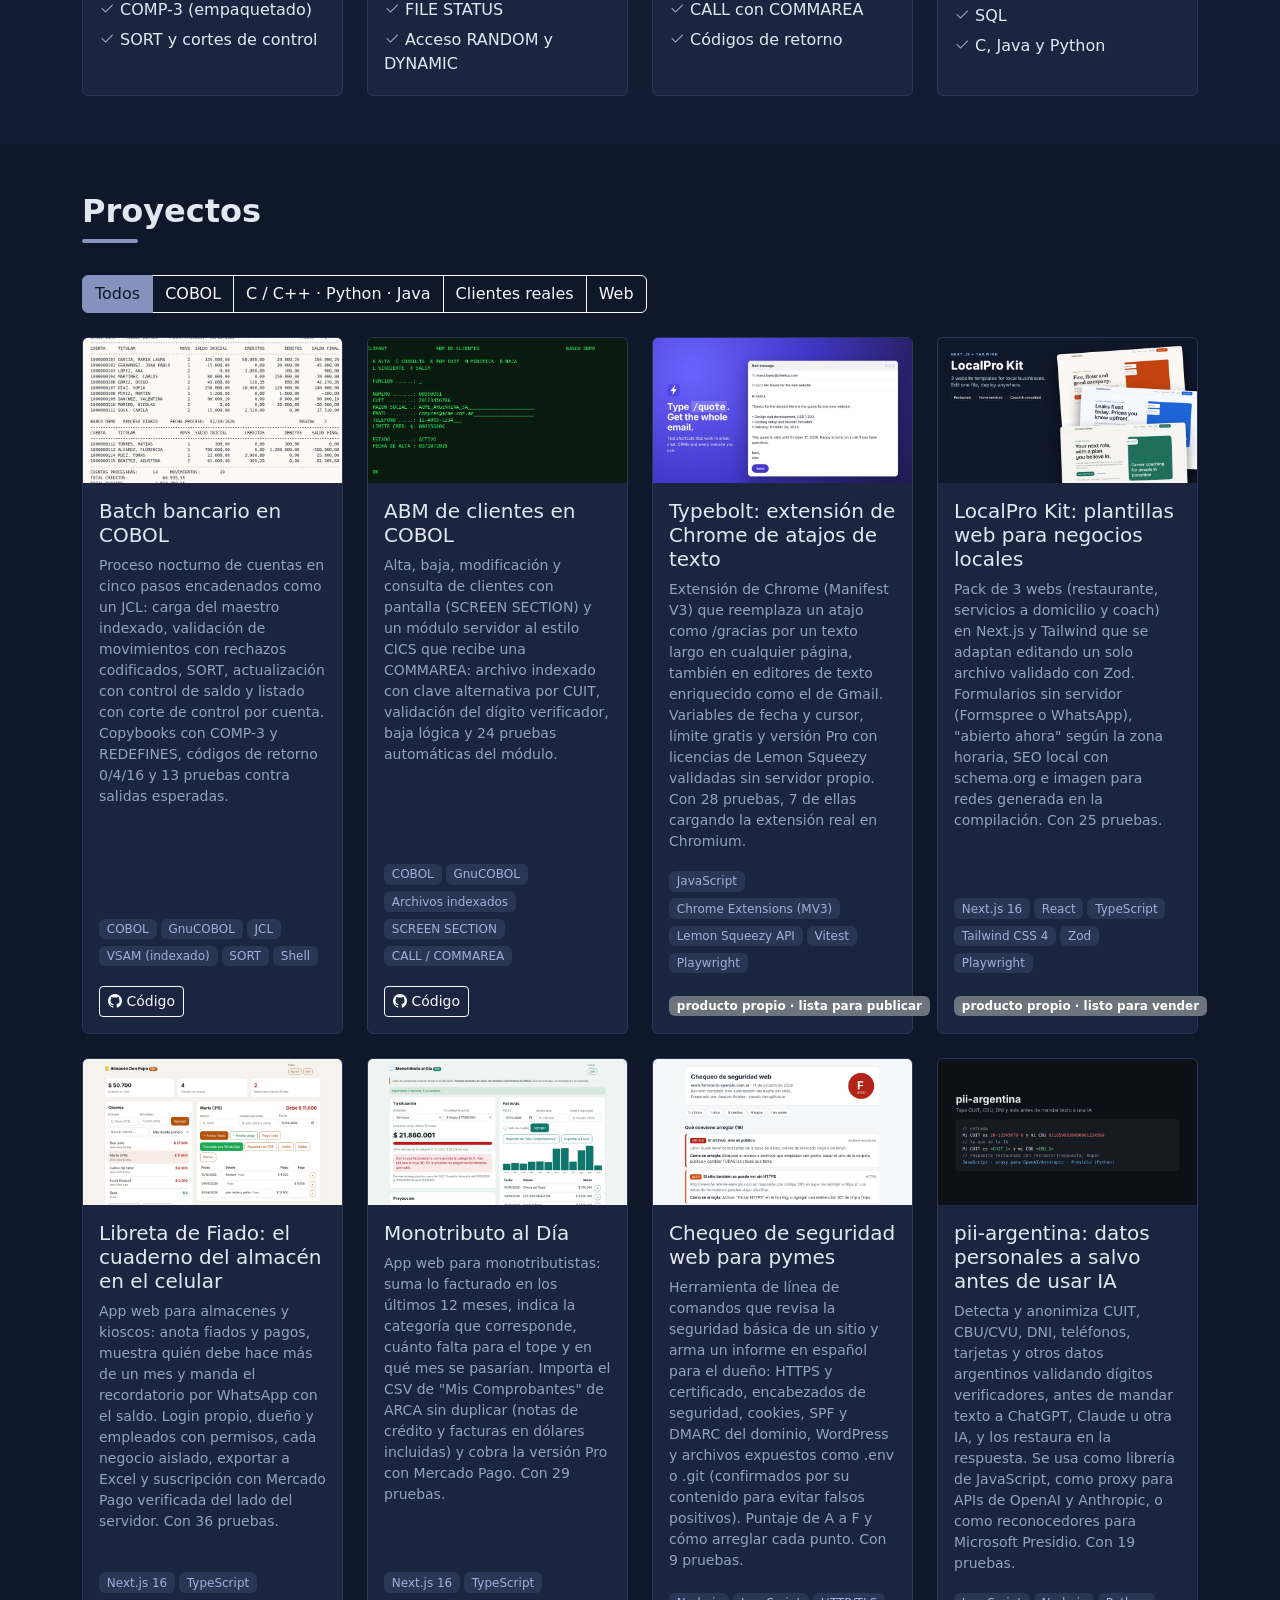
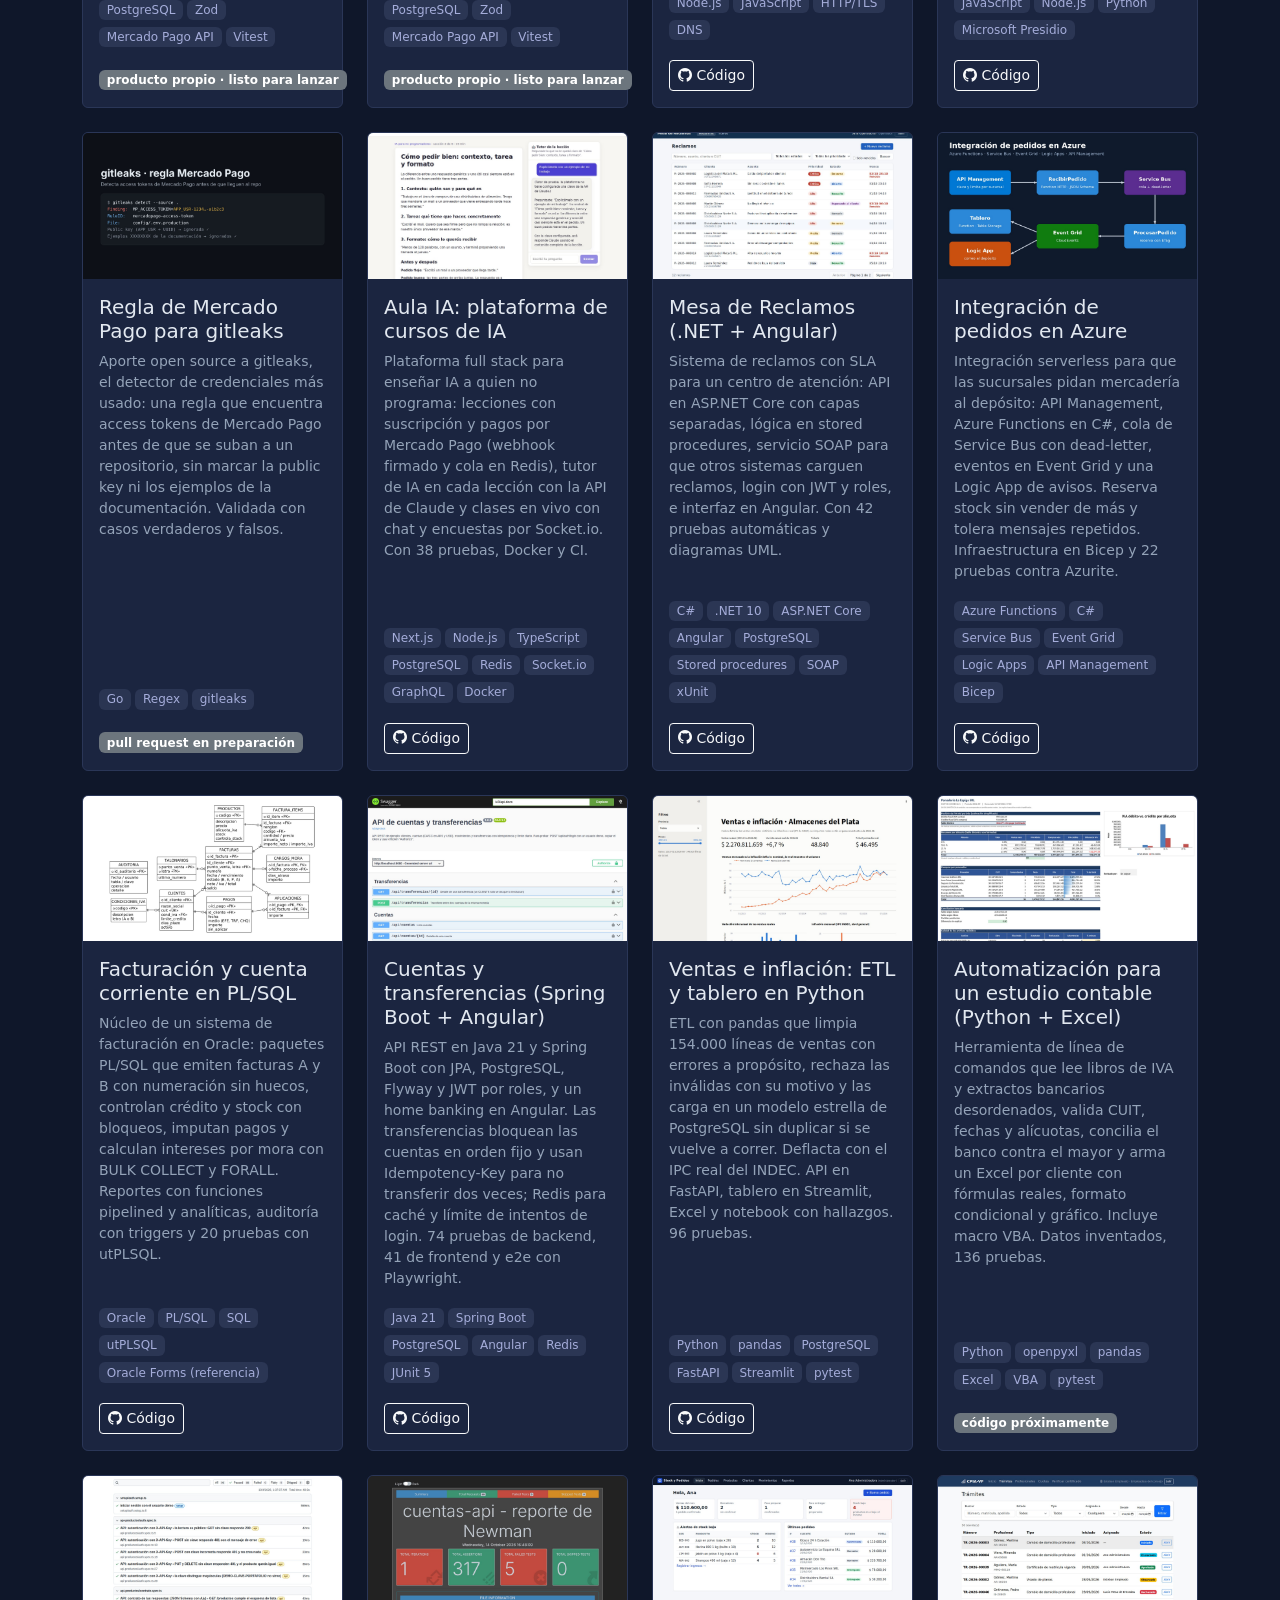
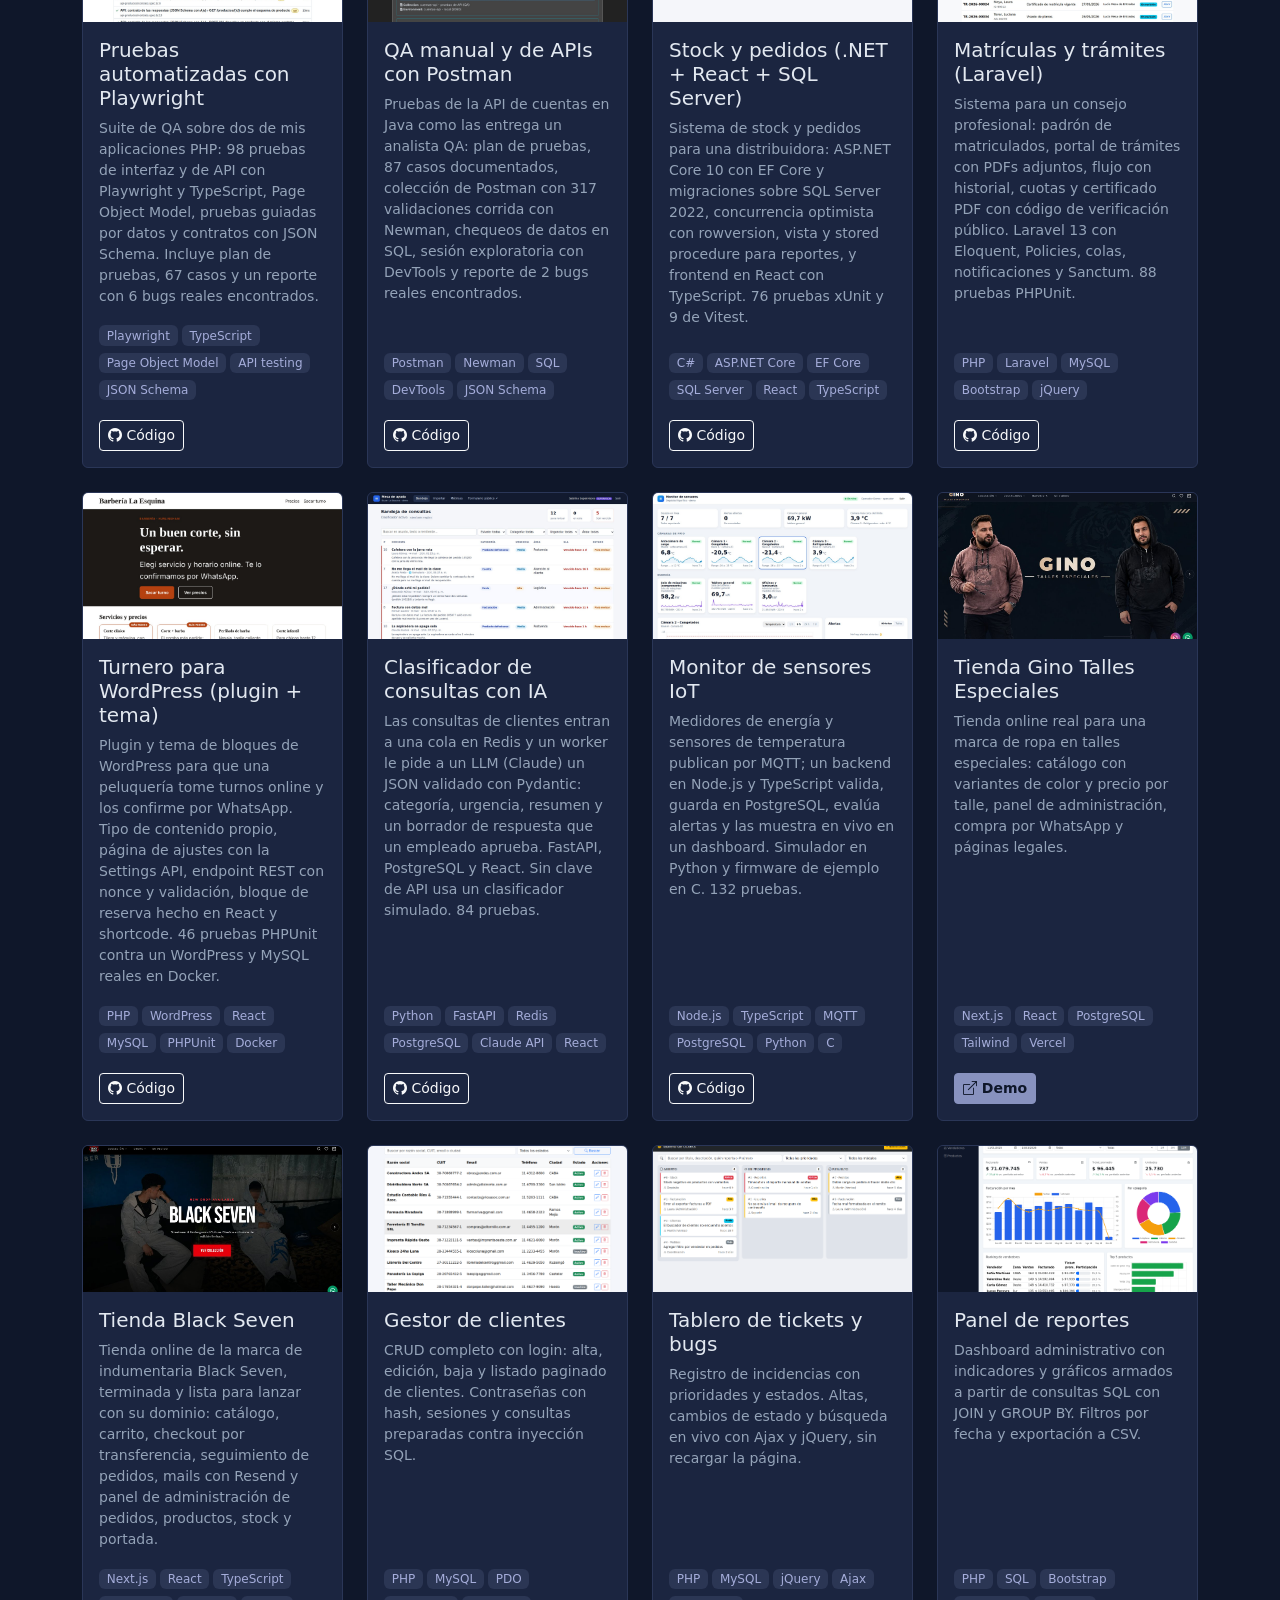
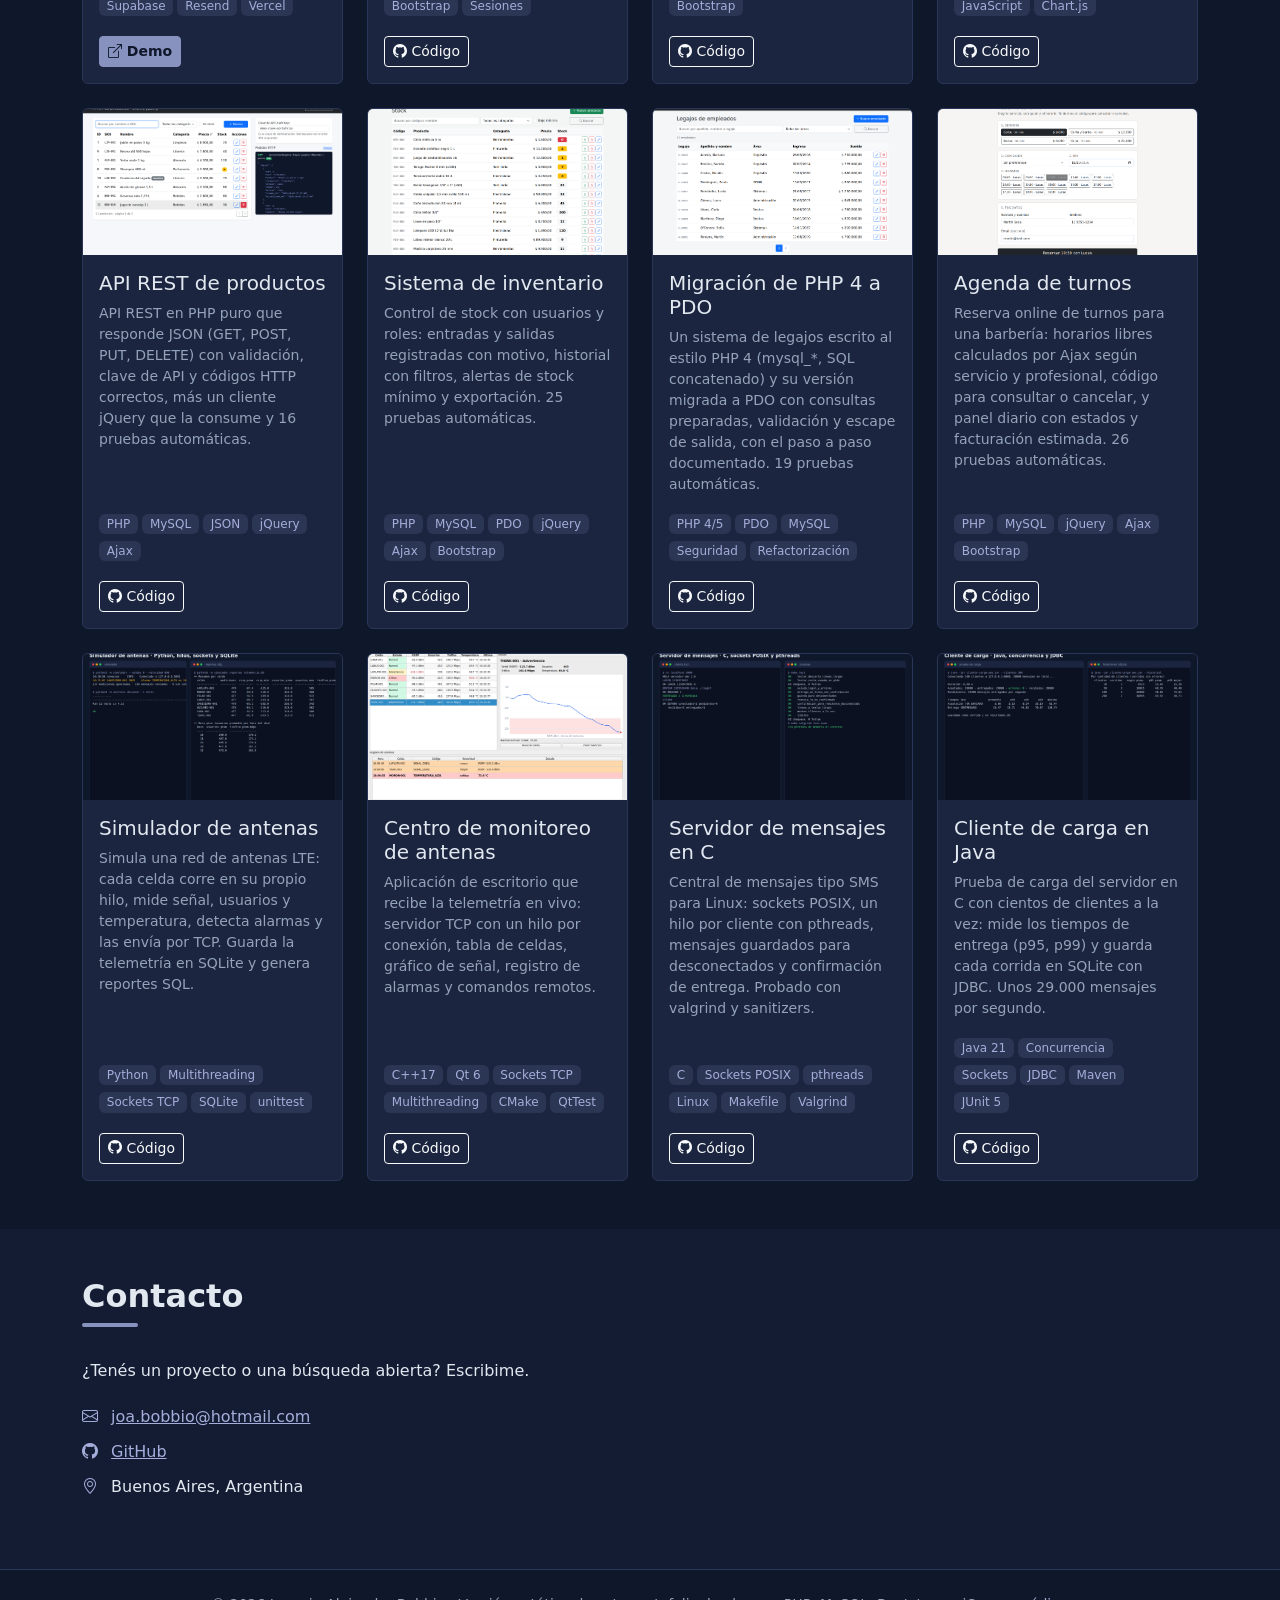
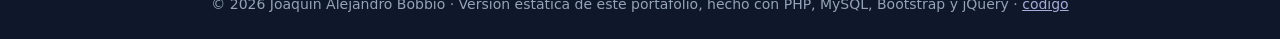
<file: enfoque-cobol.html>
<!DOCTYPE html>
<html lang="es">
<head>
    <meta charset="utf-8">
    <meta name="viewport" content="width=device-width, initial-scale=1">
    <title>Joaquin Alejandro Bobbio · Programador COBOL Junior</title>
    <meta name="description" content="Programo desde 2023. Desarrollo programas COBOL batch y en línea: archivos secuenciales e indexados, copybooks, SORT, cortes de control, validación de datos y manejo de códigos de retorno, con pruebas automáticas de cada programa.">
    <link rel="stylesheet" href="assets/vendor/bootstrap/bootstrap.min.css">
    <link rel="stylesheet" href="assets/vendor/bootstrap-icons/bootstrap-icons.min.css">
    <link rel="stylesheet" href="assets/css/estilos.css">
</head>
<body data-bs-spy="scroll" data-bs-target="#nav-principal" data-bs-offset="80">

<nav id="nav-principal" class="navbar navbar-expand-lg navbar-dark fixed-top">
    <div class="container">
        <a class="navbar-brand fw-bold" href="#inicio">&lt;Joaquin /&gt;</a>
        <button class="navbar-toggler" type="button" data-bs-toggle="collapse" data-bs-target="#menu" aria-controls="menu" aria-expanded="false" aria-label="Abrir menú">
            <span class="navbar-toggler-icon"></span>
        </button>
        <div class="collapse navbar-collapse" id="menu">
            <ul class="navbar-nav ms-auto">
                <li class="nav-item"><a class="nav-link" href="#sobre-mi">Sobre mí</a></li>
                <li class="nav-item"><a class="nav-link" href="#stack">Stack</a></li>
                <li class="nav-item"><a class="nav-link" href="#proyectos">Proyectos</a></li>
                <li class="nav-item"><a class="nav-link" href="#contacto">Contacto</a></li>
            </ul>
        </div>
    </div>
</nav>

<header id="inicio" class="hero d-flex align-items-center">
    <div class="container">
        <p class="text-acento mb-2 font-mono">&lt;?php echo "Hola, soy"; ?&gt;</p>
        <h1 class="display-4 fw-bold mb-3">Joaquin Alejandro Bobbio</h1>
        <h2 class="h3 text-secundario mb-4">Programador COBOL Junior</h2>
        <p class="lead col-lg-7 mb-4">Programo desde 2023. Desarrollo programas COBOL batch y en línea: archivos secuenciales e indexados, copybooks, SORT, cortes de control, validación de datos y manejo de códigos de retorno, con pruebas automáticas de cada programa.</p>
        <div class="d-flex flex-wrap gap-2">
            <a href="#proyectos" class="btn btn-acento btn-lg">Ver proyectos</a>
            <a href="assets/cv.pdf" class="btn btn-outline-light btn-lg" download><i class="bi bi-download"></i> Descargar CV</a>
        </div>
    </div>
</header>

<main>
    <section id="sobre-mi" class="py-5">
        <div class="container">
            <h2 class="titulo-seccion">Sobre mí</h2>
            <div class="row g-4 align-items-center">
                <div class="col-lg-8">
                                        <p>Desarrollo software desde 2023. Para trabajar con COBOL hice dos proyectos con GnuCOBOL: un proceso batch bancario de cinco pasos (carga, validación, ordenamiento, actualización del maestro y listado) orquestado como un JCL, y un ABM de clientes con pantalla y un módulo servidor al estilo CICS que se llama con COMMAREA.</p>
                                        <p>Me interesa el código que tiene que funcionar todos los días sin errores: validar cada dato, controlar cada FILE STATUS y dejar el proceso documentado para quien lo opere. También programo en C, Java, Python y PHP.</p>
                                        <p class="mb-0"><strong>Formación:</strong> Licenciatura en Programación, Universidad Nacional de Hurlingham (en curso)</p>
                </div>
                <div class="col-lg-4">
                    <div class="row g-3 text-center">
                        <div class="col-6"><div class="dato"><span class="dato-num">3+</span><span>años programando</span></div></div>
                        <div class="col-6"><div class="dato"><span class="dato-num" id="dato-proyectos">36</span><span>proyectos en el portafolio</span></div></div>
                        <div class="col-12"><div class="dato"><span class="dato-num"><i class="bi bi-geo-alt"></i></span><span>Buenos Aires · híbrido</span></div></div>
                    </div>
                </div>
            </div>
        </div>
    </section>

    <section id="stack" class="py-5 seccion-alt">
        <div class="container">
            <h2 class="titulo-seccion">Stack</h2>
            <div class="row g-4">
                                <div class="col-sm-6 col-lg-3">
                    <div class="card h-100 tarjeta">
                        <div class="card-body">
                            <h3 class="h5 text-acento">COBOL</h3>
                            <ul class="list-unstyled mb-0">
                                                                <li><i class="bi bi-check2 text-acento"></i> COBOL (GnuCOBOL 3)</li>
                                                                <li><i class="bi bi-check2 text-acento"></i> Copybooks, REDEFINES y niveles 88</li>
                                                                <li><i class="bi bi-check2 text-acento"></i> COMP-3 (empaquetado)</li>
                                                                <li><i class="bi bi-check2 text-acento"></i> SORT y cortes de control</li>
                                                            </ul>
                        </div>
                    </div>
                </div>
                                <div class="col-sm-6 col-lg-3">
                    <div class="card h-100 tarjeta">
                        <div class="card-body">
                            <h3 class="h5 text-acento">Archivos</h3>
                            <ul class="list-unstyled mb-0">
                                                                <li><i class="bi bi-check2 text-acento"></i> Secuenciales e indexados (VSAM KSDS)</li>
                                                                <li><i class="bi bi-check2 text-acento"></i> Claves alternativas</li>
                                                                <li><i class="bi bi-check2 text-acento"></i> FILE STATUS</li>
                                                                <li><i class="bi bi-check2 text-acento"></i> Acceso RANDOM y DYNAMIC</li>
                                                            </ul>
                        </div>
                    </div>
                </div>
                                <div class="col-sm-6 col-lg-3">
                    <div class="card h-100 tarjeta">
                        <div class="card-body">
                            <h3 class="h5 text-acento">Mainframe</h3>
                            <ul class="list-unstyled mb-0">
                                                                <li><i class="bi bi-check2 text-acento"></i> JCL (pasos, DD, COND)</li>
                                                                <li><i class="bi bi-check2 text-acento"></i> Programas batch y en línea</li>
                                                                <li><i class="bi bi-check2 text-acento"></i> CALL con COMMAREA</li>
                                                                <li><i class="bi bi-check2 text-acento"></i> Códigos de retorno</li>
                                                            </ul>
                        </div>
                    </div>
                </div>
                                <div class="col-sm-6 col-lg-3">
                    <div class="card h-100 tarjeta">
                        <div class="card-body">
                            <h3 class="h5 text-acento">Herramientas</h3>
                            <ul class="list-unstyled mb-0">
                                                                <li><i class="bi bi-check2 text-acento"></i> Linux y shell</li>
                                                                <li><i class="bi bi-check2 text-acento"></i> Git / GitHub</li>
                                                                <li><i class="bi bi-check2 text-acento"></i> Make</li>
                                                                <li><i class="bi bi-check2 text-acento"></i> SQL</li>
                                                                <li><i class="bi bi-check2 text-acento"></i> C, Java y Python</li>
                                                            </ul>
                        </div>
                    </div>
                </div>
                            </div>
        </div>
    </section>

    <section id="proyectos" class="py-5">
        <div class="container">
            <h2 class="titulo-seccion">Proyectos</h2>
            <div class="btn-group flex-wrap mb-4" role="group" aria-label="Filtrar proyectos" id="filtros" data-enfoque="cobol">
                                <button type="button" class="btn btn-outline-light active" data-etiqueta="todos">Todos</button>
                                <button type="button" class="btn btn-outline-light" data-etiqueta="cobol">COBOL</button>
                                <button type="button" class="btn btn-outline-light" data-etiqueta="sistemas">C / C++ · Python · Java</button>
                                <button type="button" class="btn btn-outline-light" data-etiqueta="real">Clientes reales</button>
                                <button type="button" class="btn btn-outline-light" data-etiqueta="web">Web</button>
                            </div>
            <div class="row g-4" id="lista-proyectos">
                <div class="col-12 text-center py-5" id="cargando">
                    <div class="spinner-border text-light" role="status"><span class="visually-hidden">Cargando…</span></div>
                </div>
            </div>
        </div>
    </section>

    <section id="contacto" class="py-5 seccion-alt">
        <div class="container">
            <h2 class="titulo-seccion">Contacto</h2>
            <div class="row g-4 g-lg-5">
                <div class="col-lg-8">
                    <p>¿Tenés un proyecto o una búsqueda abierta? Escribime.</p>
                    <ul class="list-unstyled contacto-links">
                        <li><i class="bi bi-envelope"></i> <a href="mailto:joa.bobbio@hotmail.com">joa.bobbio@hotmail.com</a></li>
                        <li><i class="bi bi-github"></i> <a href="https://github.com/JoacoB-dev" target="_blank" rel="noopener">GitHub</a></li>
                        <li><i class="bi bi-geo-alt"></i> Buenos Aires, Argentina</li>
                    </ul>
                </div>
            </div>
        </div>
    </section>
</main>

<footer class="py-4 text-center small text-secundario">
    &copy; 2026 Joaquin Alejandro Bobbio · Versión estática de este portafolio, hecho con PHP, MySQL, Bootstrap y jQuery · <a href="https://github.com/JoacoB-dev/portafolio" target="_blank" rel="noopener">código</a>
</footer>

<script src="assets/vendor/jquery/jquery.min.js"></script>
<script src="assets/vendor/bootstrap/bootstrap.bundle.min.js"></script>
<script src="assets/js/datos-estaticos.js"></script>
<script src="assets/js/main.js"></script>
</body>
</html>
</file>
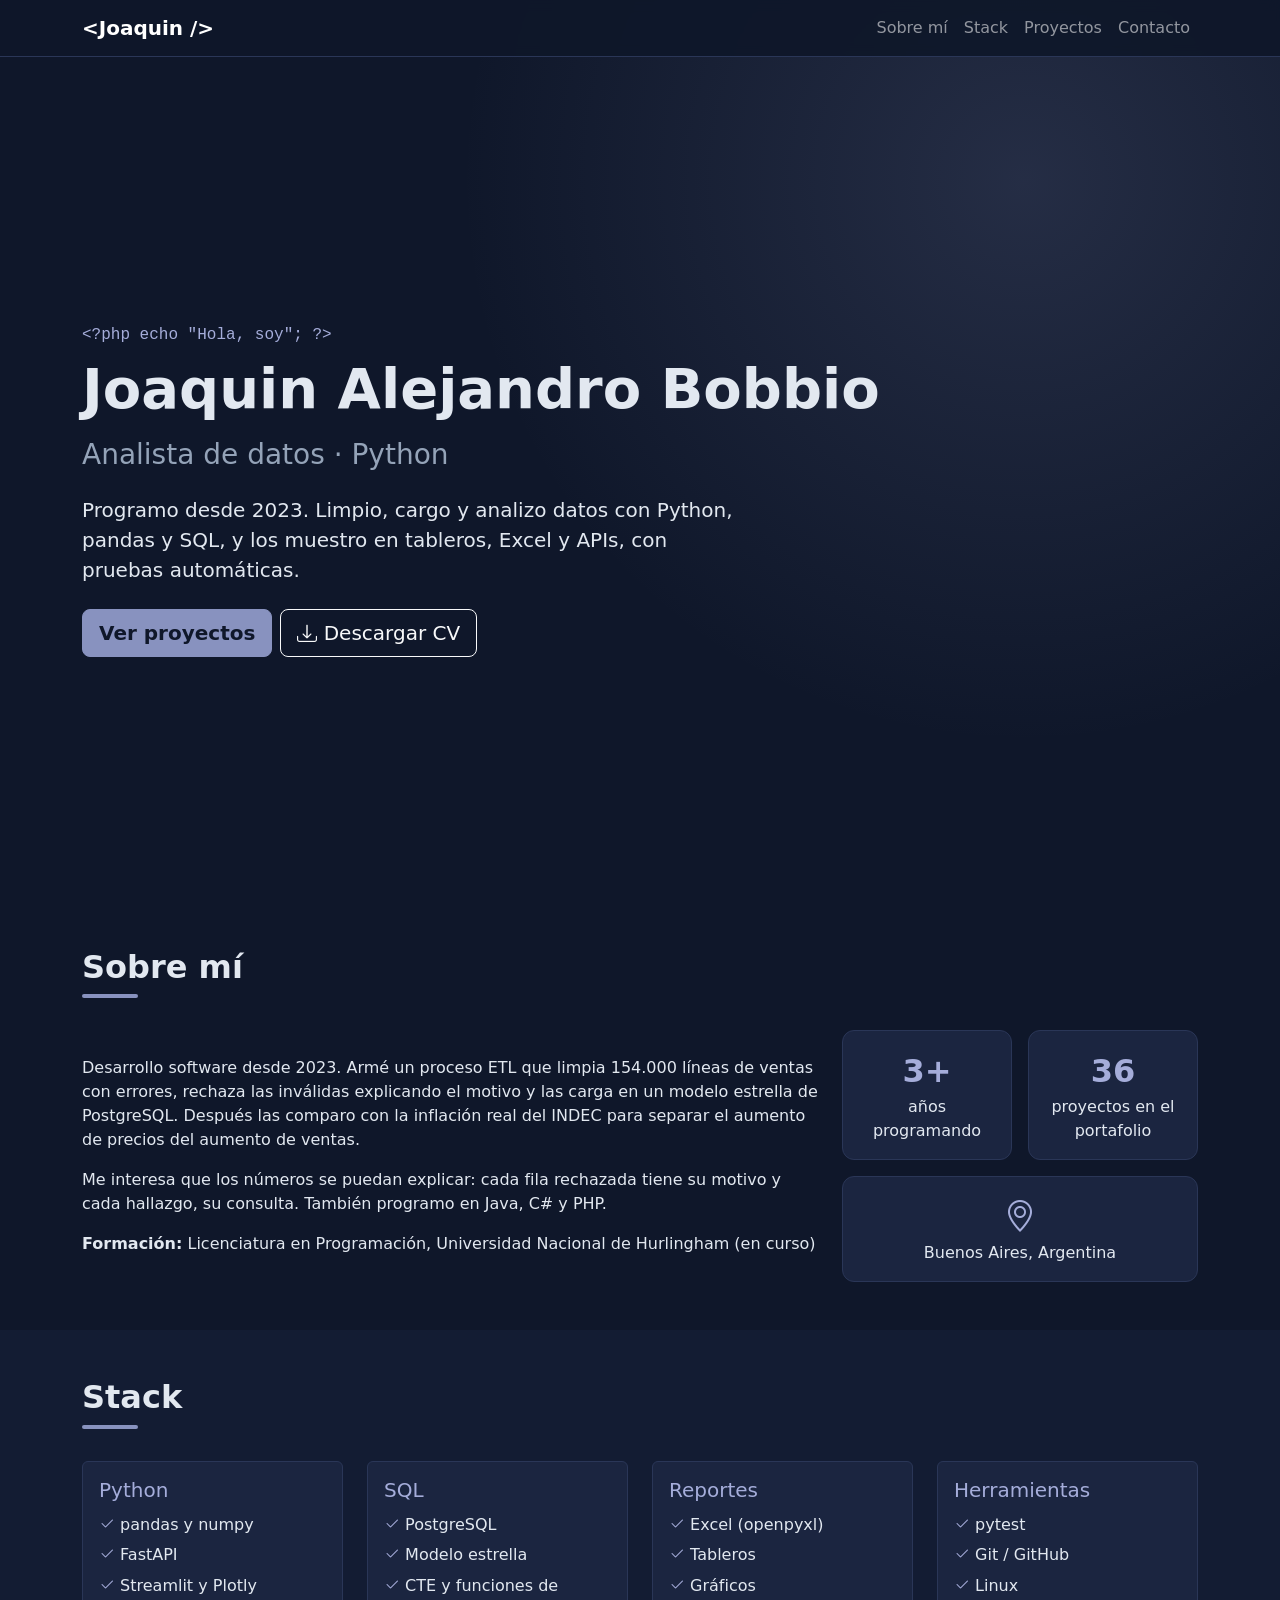
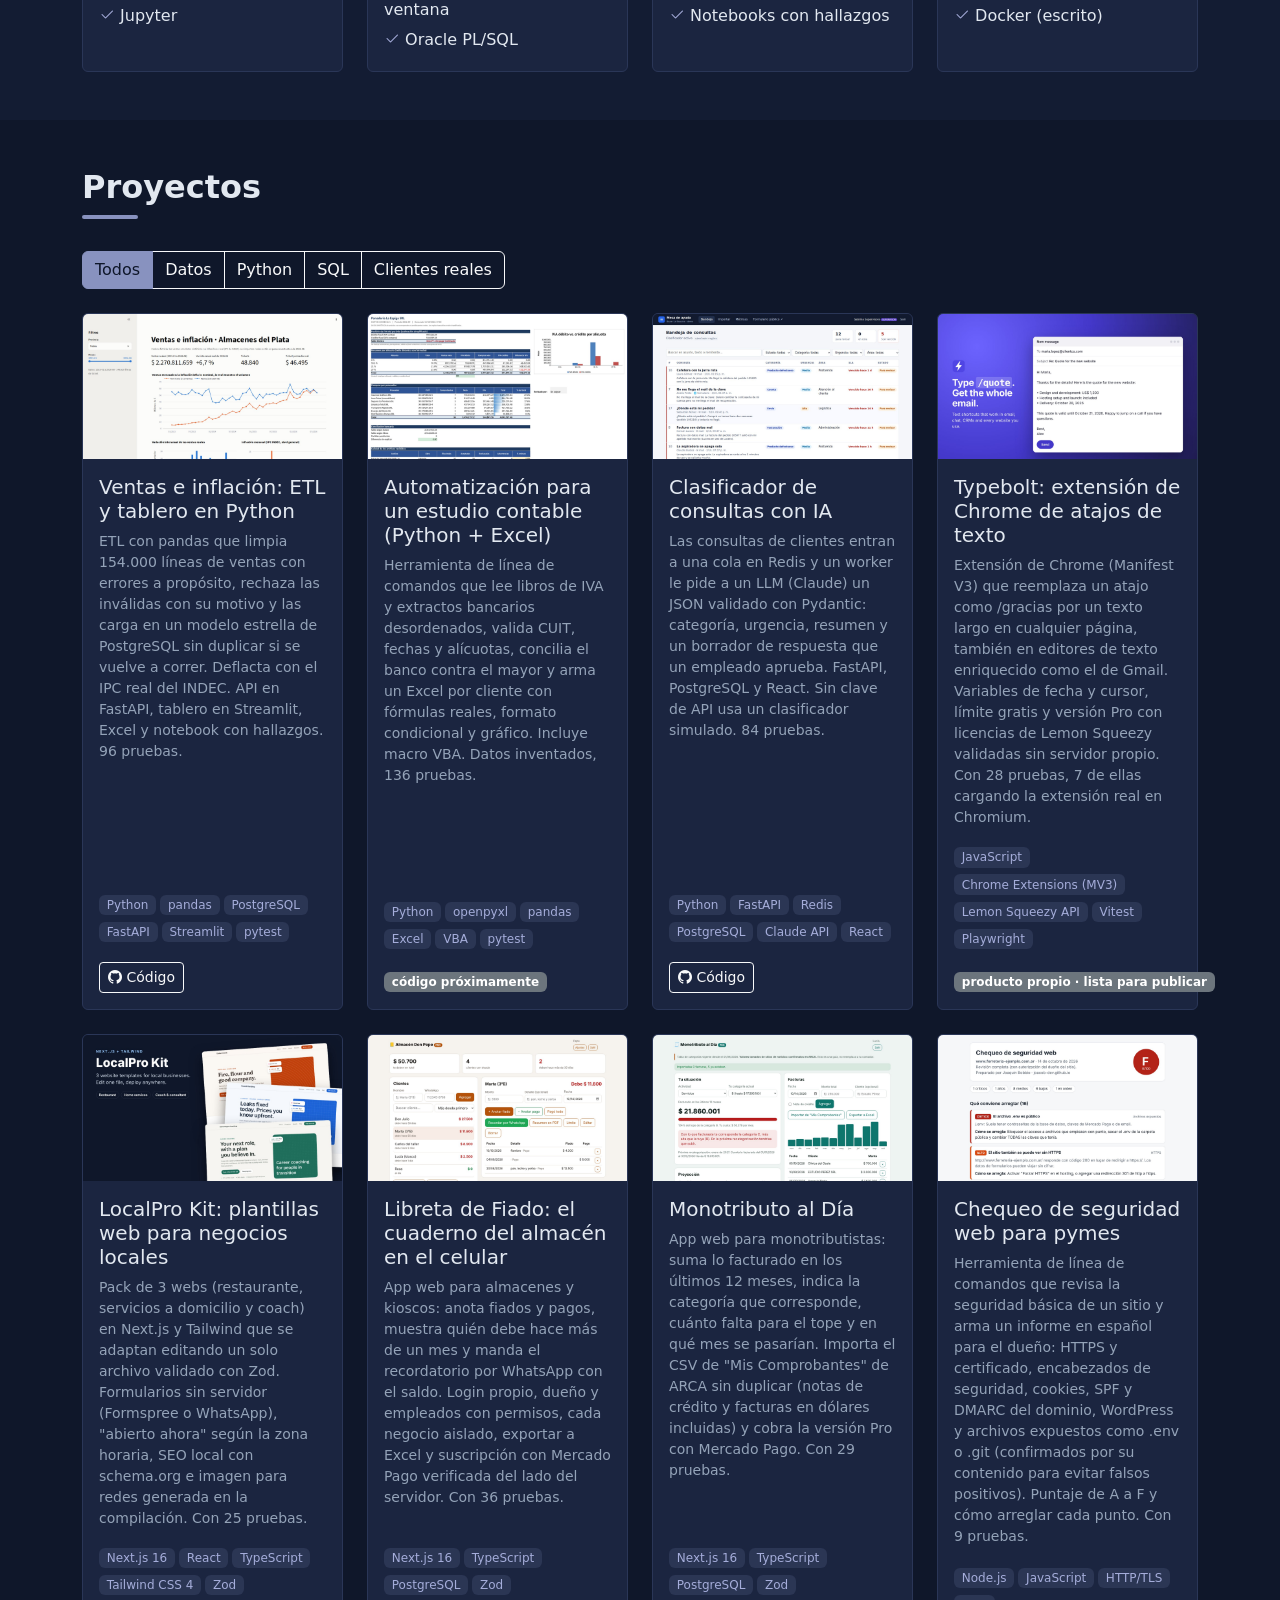
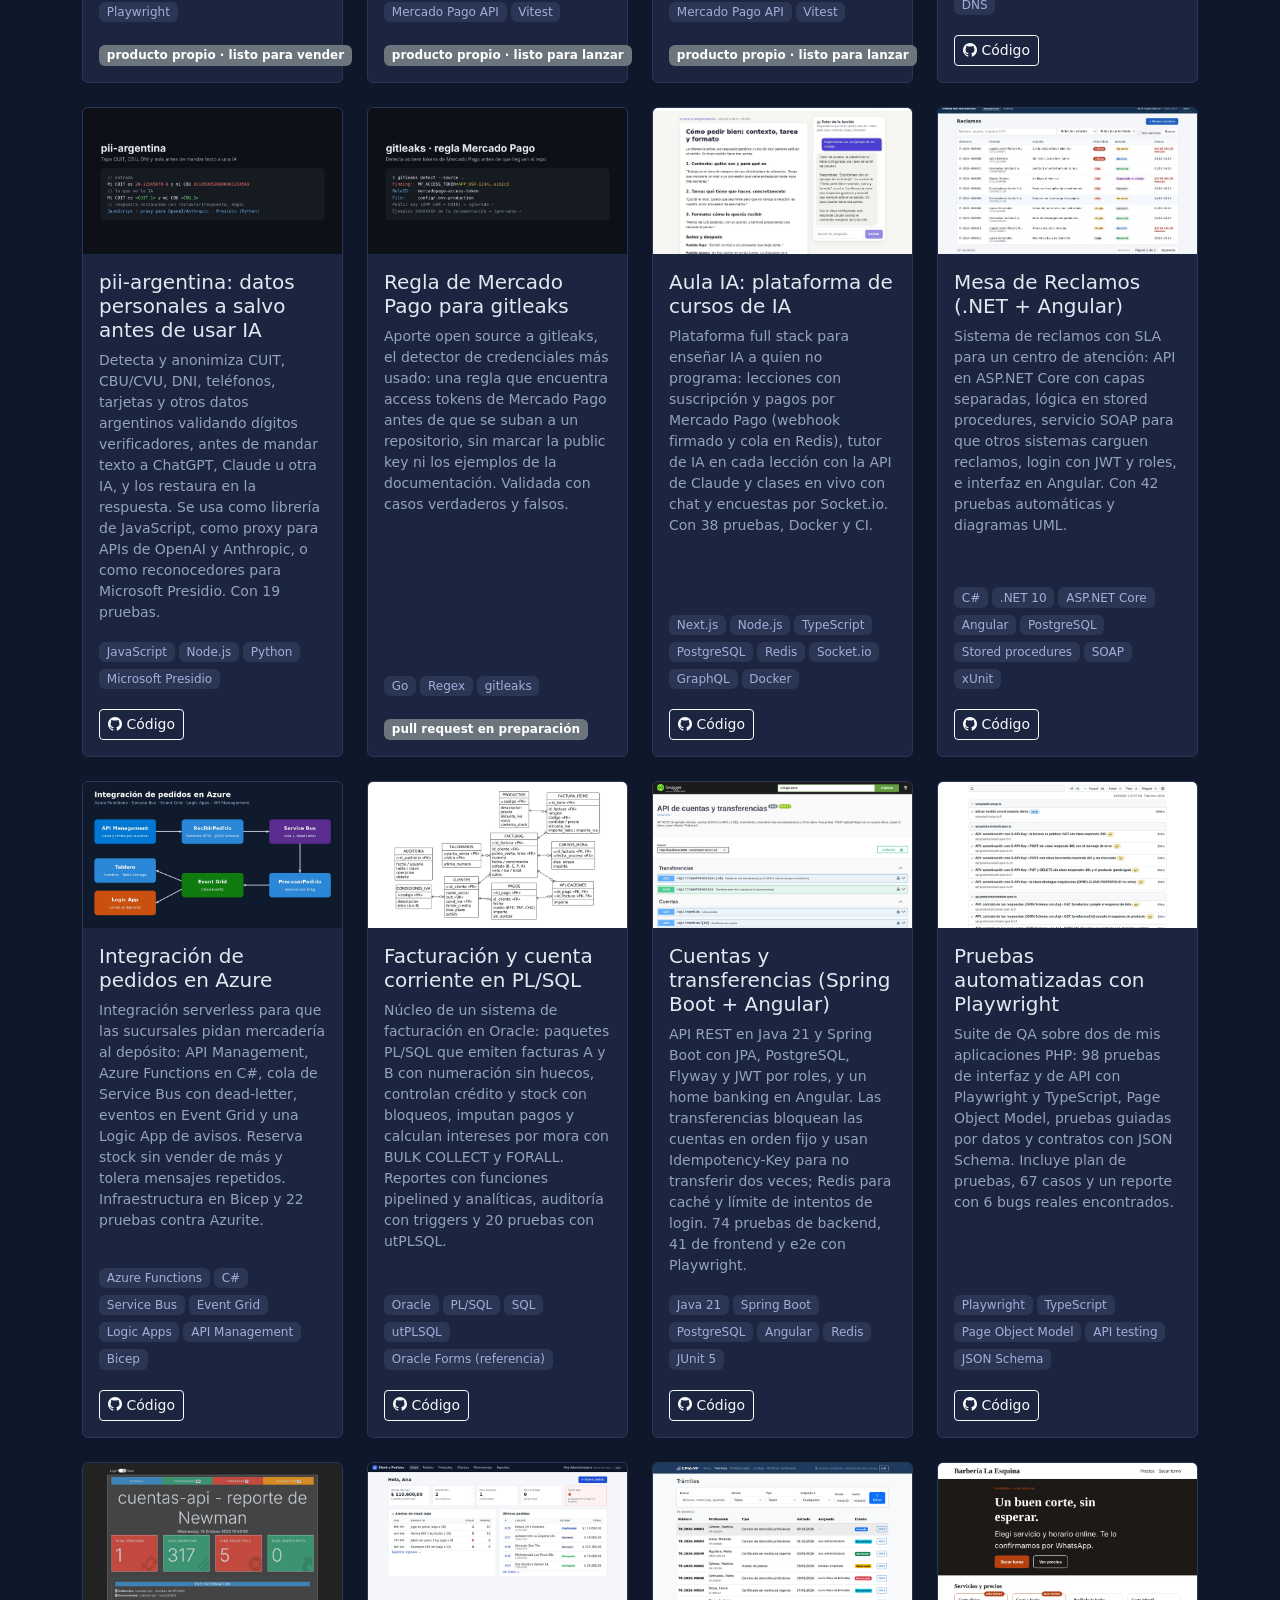
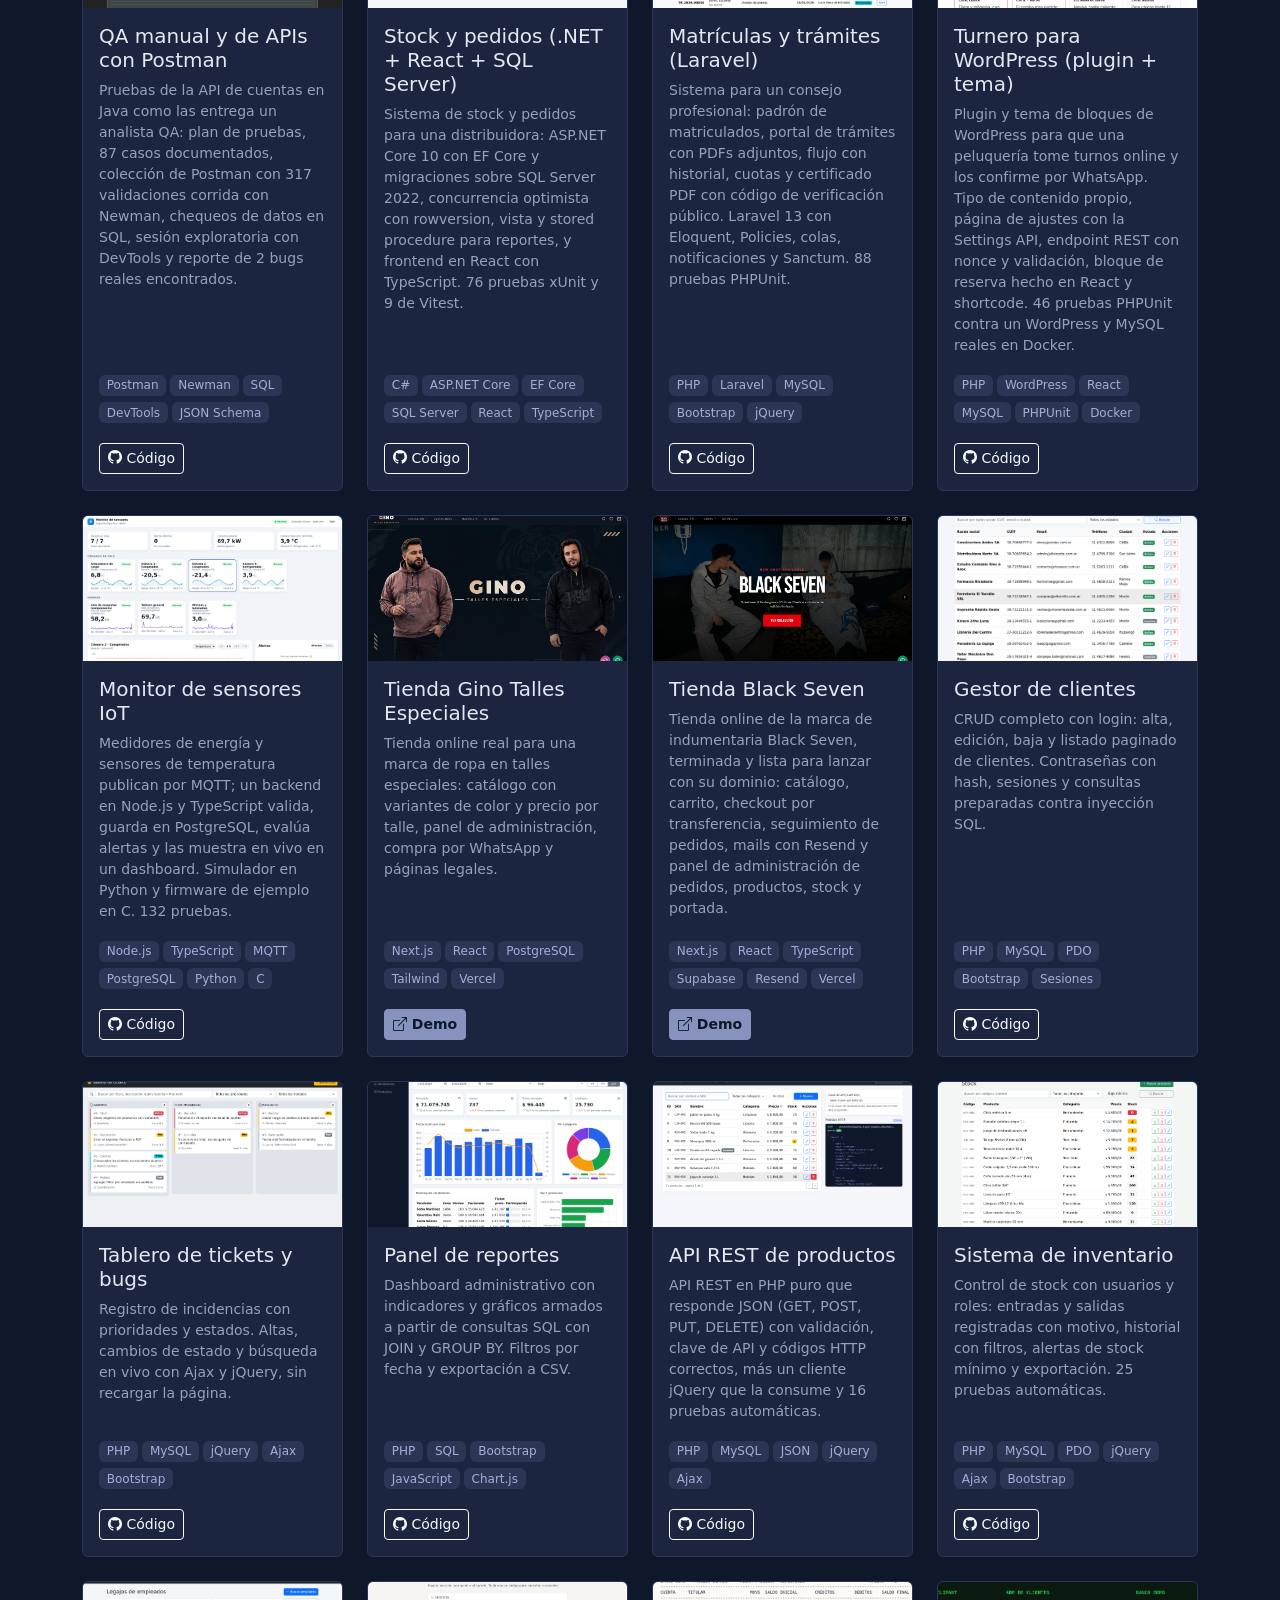
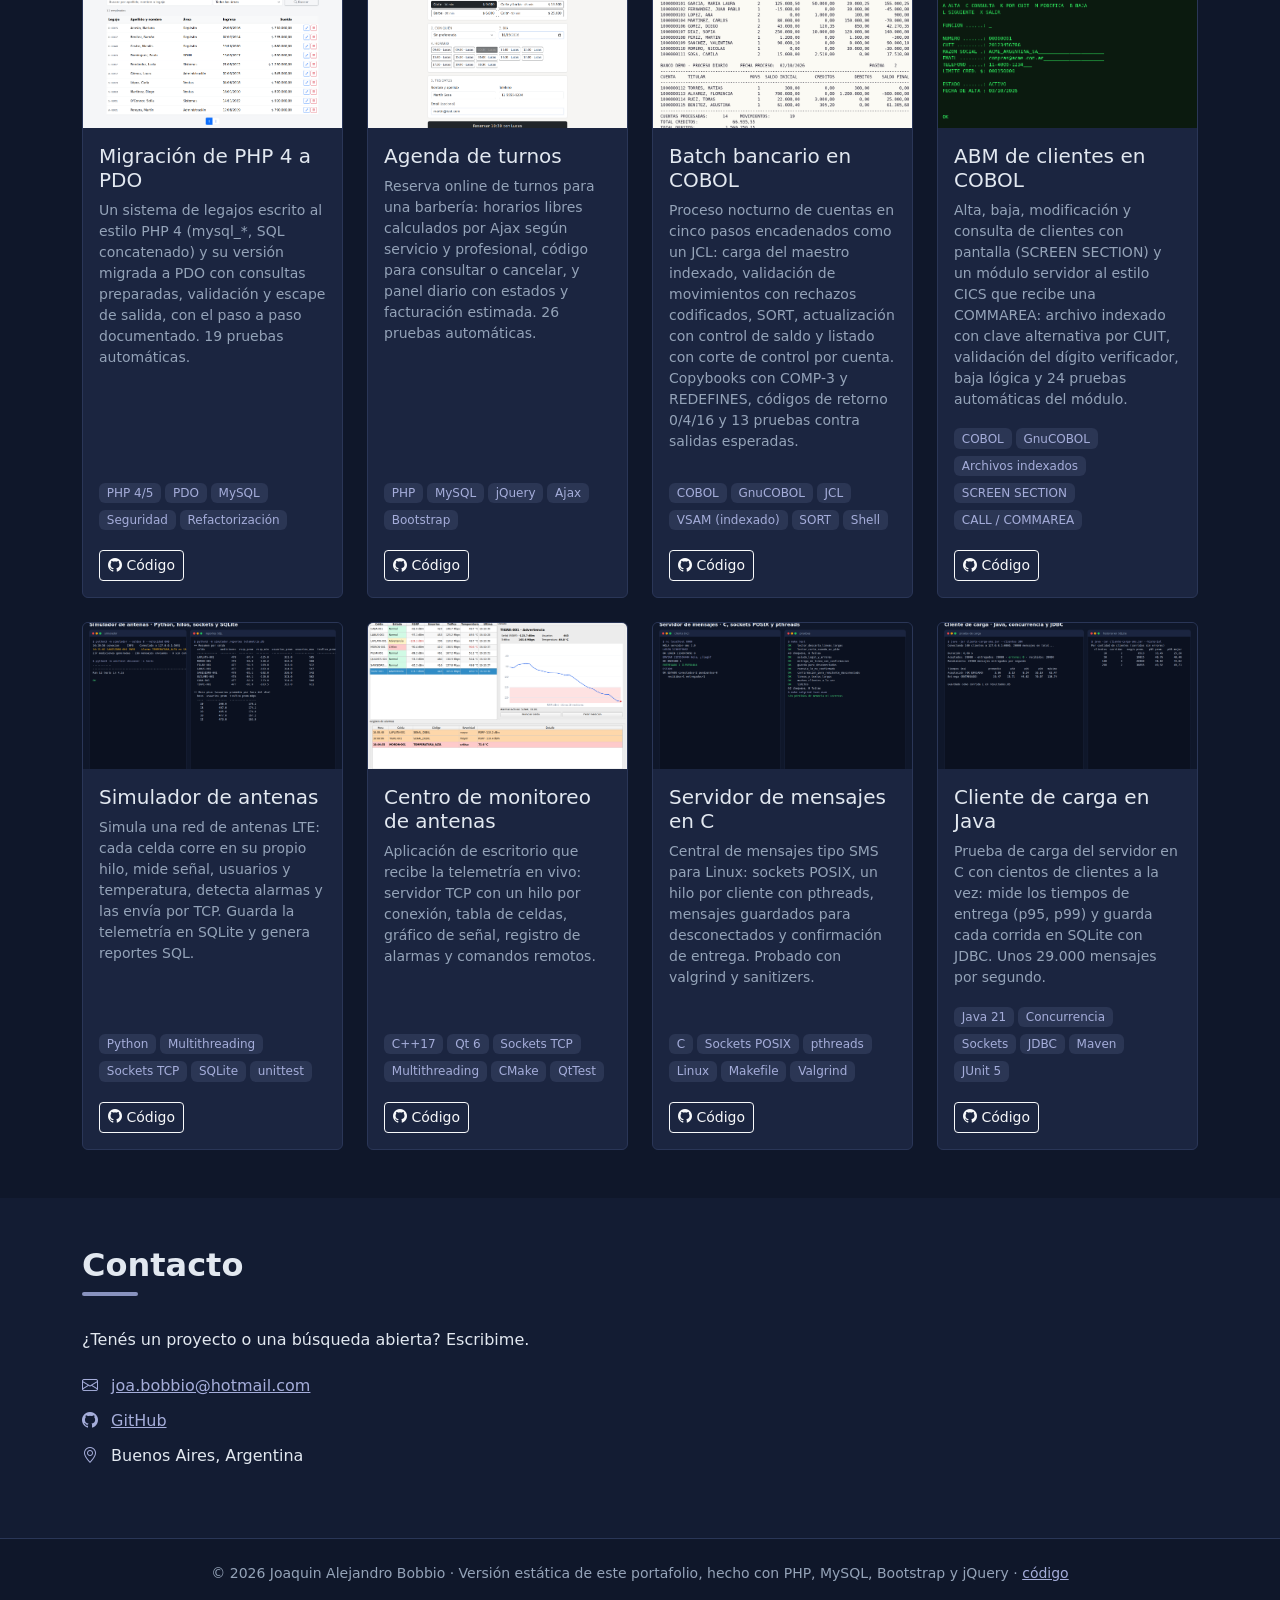
<file: enfoque-datos.html>
<!DOCTYPE html>
<html lang="es">
<head>
    <meta charset="utf-8">
    <meta name="viewport" content="width=device-width, initial-scale=1">
    <title>Joaquin Alejandro Bobbio · Analista de datos · Python</title>
    <meta name="description" content="Programo desde 2023. Limpio, cargo y analizo datos con Python, pandas y SQL, y los muestro en tableros, Excel y APIs, con pruebas automáticas.">
    <link rel="stylesheet" href="assets/vendor/bootstrap/bootstrap.min.css">
    <link rel="stylesheet" href="assets/vendor/bootstrap-icons/bootstrap-icons.min.css">
    <link rel="stylesheet" href="assets/css/estilos.css">
</head>
<body data-bs-spy="scroll" data-bs-target="#nav-principal" data-bs-offset="80">

<nav id="nav-principal" class="navbar navbar-expand-lg navbar-dark fixed-top">
    <div class="container">
        <a class="navbar-brand fw-bold" href="#inicio">&lt;Joaquin /&gt;</a>
        <button class="navbar-toggler" type="button" data-bs-toggle="collapse" data-bs-target="#menu" aria-controls="menu" aria-expanded="false" aria-label="Abrir menú">
            <span class="navbar-toggler-icon"></span>
        </button>
        <div class="collapse navbar-collapse" id="menu">
            <ul class="navbar-nav ms-auto">
                <li class="nav-item"><a class="nav-link" href="#sobre-mi">Sobre mí</a></li>
                <li class="nav-item"><a class="nav-link" href="#stack">Stack</a></li>
                <li class="nav-item"><a class="nav-link" href="#proyectos">Proyectos</a></li>
                <li class="nav-item"><a class="nav-link" href="#contacto">Contacto</a></li>
            </ul>
        </div>
    </div>
</nav>

<header id="inicio" class="hero d-flex align-items-center">
    <div class="container">
        <p class="text-acento mb-2 font-mono">&lt;?php echo "Hola, soy"; ?&gt;</p>
        <h1 class="display-4 fw-bold mb-3">Joaquin Alejandro Bobbio</h1>
        <h2 class="h3 text-secundario mb-4">Analista de datos · Python</h2>
        <p class="lead col-lg-7 mb-4">Programo desde 2023. Limpio, cargo y analizo datos con Python, pandas y SQL, y los muestro en tableros, Excel y APIs, con pruebas automáticas.</p>
        <div class="d-flex flex-wrap gap-2">
            <a href="#proyectos" class="btn btn-acento btn-lg">Ver proyectos</a>
            <a href="assets/cv.pdf" class="btn btn-outline-light btn-lg" download><i class="bi bi-download"></i> Descargar CV</a>
        </div>
    </div>
</header>

<main>
    <section id="sobre-mi" class="py-5">
        <div class="container">
            <h2 class="titulo-seccion">Sobre mí</h2>
            <div class="row g-4 align-items-center">
                <div class="col-lg-8">
                                        <p>Desarrollo software desde 2023. Armé un proceso ETL que limpia 154.000 líneas de ventas con errores, rechaza las inválidas explicando el motivo y las carga en un modelo estrella de PostgreSQL. Después las comparo con la inflación real del INDEC para separar el aumento de precios del aumento de ventas.</p>
                                        <p>Me interesa que los números se puedan explicar: cada fila rechazada tiene su motivo y cada hallazgo, su consulta. También programo en Java, C# y PHP.</p>
                                        <p class="mb-0"><strong>Formación:</strong> Licenciatura en Programación, Universidad Nacional de Hurlingham (en curso)</p>
                </div>
                <div class="col-lg-4">
                    <div class="row g-3 text-center">
                        <div class="col-6"><div class="dato"><span class="dato-num">3+</span><span>años programando</span></div></div>
                        <div class="col-6"><div class="dato"><span class="dato-num" id="dato-proyectos">36</span><span>proyectos en el portafolio</span></div></div>
                        <div class="col-12"><div class="dato"><span class="dato-num"><i class="bi bi-geo-alt"></i></span><span>Buenos Aires, Argentina</span></div></div>
                    </div>
                </div>
            </div>
        </div>
    </section>

    <section id="stack" class="py-5 seccion-alt">
        <div class="container">
            <h2 class="titulo-seccion">Stack</h2>
            <div class="row g-4">
                                <div class="col-sm-6 col-lg-3">
                    <div class="card h-100 tarjeta">
                        <div class="card-body">
                            <h3 class="h5 text-acento">Python</h3>
                            <ul class="list-unstyled mb-0">
                                                                <li><i class="bi bi-check2 text-acento"></i> pandas y numpy</li>
                                                                <li><i class="bi bi-check2 text-acento"></i> FastAPI</li>
                                                                <li><i class="bi bi-check2 text-acento"></i> Streamlit y Plotly</li>
                                                                <li><i class="bi bi-check2 text-acento"></i> Jupyter</li>
                                                            </ul>
                        </div>
                    </div>
                </div>
                                <div class="col-sm-6 col-lg-3">
                    <div class="card h-100 tarjeta">
                        <div class="card-body">
                            <h3 class="h5 text-acento">SQL</h3>
                            <ul class="list-unstyled mb-0">
                                                                <li><i class="bi bi-check2 text-acento"></i> PostgreSQL</li>
                                                                <li><i class="bi bi-check2 text-acento"></i> Modelo estrella</li>
                                                                <li><i class="bi bi-check2 text-acento"></i> CTE y funciones de ventana</li>
                                                                <li><i class="bi bi-check2 text-acento"></i> Oracle PL/SQL</li>
                                                            </ul>
                        </div>
                    </div>
                </div>
                                <div class="col-sm-6 col-lg-3">
                    <div class="card h-100 tarjeta">
                        <div class="card-body">
                            <h3 class="h5 text-acento">Reportes</h3>
                            <ul class="list-unstyled mb-0">
                                                                <li><i class="bi bi-check2 text-acento"></i> Excel (openpyxl)</li>
                                                                <li><i class="bi bi-check2 text-acento"></i> Tableros</li>
                                                                <li><i class="bi bi-check2 text-acento"></i> Gráficos</li>
                                                                <li><i class="bi bi-check2 text-acento"></i> Notebooks con hallazgos</li>
                                                            </ul>
                        </div>
                    </div>
                </div>
                                <div class="col-sm-6 col-lg-3">
                    <div class="card h-100 tarjeta">
                        <div class="card-body">
                            <h3 class="h5 text-acento">Herramientas</h3>
                            <ul class="list-unstyled mb-0">
                                                                <li><i class="bi bi-check2 text-acento"></i> pytest</li>
                                                                <li><i class="bi bi-check2 text-acento"></i> Git / GitHub</li>
                                                                <li><i class="bi bi-check2 text-acento"></i> Linux</li>
                                                                <li><i class="bi bi-check2 text-acento"></i> Docker (escrito)</li>
                                                            </ul>
                        </div>
                    </div>
                </div>
                            </div>
        </div>
    </section>

    <section id="proyectos" class="py-5">
        <div class="container">
            <h2 class="titulo-seccion">Proyectos</h2>
            <div class="btn-group flex-wrap mb-4" role="group" aria-label="Filtrar proyectos" id="filtros" data-enfoque="datos">
                                <button type="button" class="btn btn-outline-light active" data-etiqueta="todos">Todos</button>
                                <button type="button" class="btn btn-outline-light" data-etiqueta="datos">Datos</button>
                                <button type="button" class="btn btn-outline-light" data-etiqueta="python">Python</button>
                                <button type="button" class="btn btn-outline-light" data-etiqueta="sql">SQL</button>
                                <button type="button" class="btn btn-outline-light" data-etiqueta="real">Clientes reales</button>
                            </div>
            <div class="row g-4" id="lista-proyectos">
                <div class="col-12 text-center py-5" id="cargando">
                    <div class="spinner-border text-light" role="status"><span class="visually-hidden">Cargando…</span></div>
                </div>
            </div>
        </div>
    </section>

    <section id="contacto" class="py-5 seccion-alt">
        <div class="container">
            <h2 class="titulo-seccion">Contacto</h2>
            <div class="row g-4 g-lg-5">
                <div class="col-lg-8">
                    <p>¿Tenés un proyecto o una búsqueda abierta? Escribime.</p>
                    <ul class="list-unstyled contacto-links">
                        <li><i class="bi bi-envelope"></i> <a href="mailto:joa.bobbio@hotmail.com">joa.bobbio@hotmail.com</a></li>
                        <li><i class="bi bi-github"></i> <a href="https://github.com/JoacoB-dev" target="_blank" rel="noopener">GitHub</a></li>
                        <li><i class="bi bi-geo-alt"></i> Buenos Aires, Argentina</li>
                    </ul>
                </div>
            </div>
        </div>
    </section>
</main>

<footer class="py-4 text-center small text-secundario">
    &copy; 2026 Joaquin Alejandro Bobbio · Versión estática de este portafolio, hecho con PHP, MySQL, Bootstrap y jQuery · <a href="https://github.com/JoacoB-dev/portafolio" target="_blank" rel="noopener">código</a>
</footer>

<script src="assets/vendor/jquery/jquery.min.js"></script>
<script src="assets/vendor/bootstrap/bootstrap.bundle.min.js"></script>
<script src="assets/js/datos-estaticos.js"></script>
<script src="assets/js/main.js"></script>
</body>
</html>
</file>
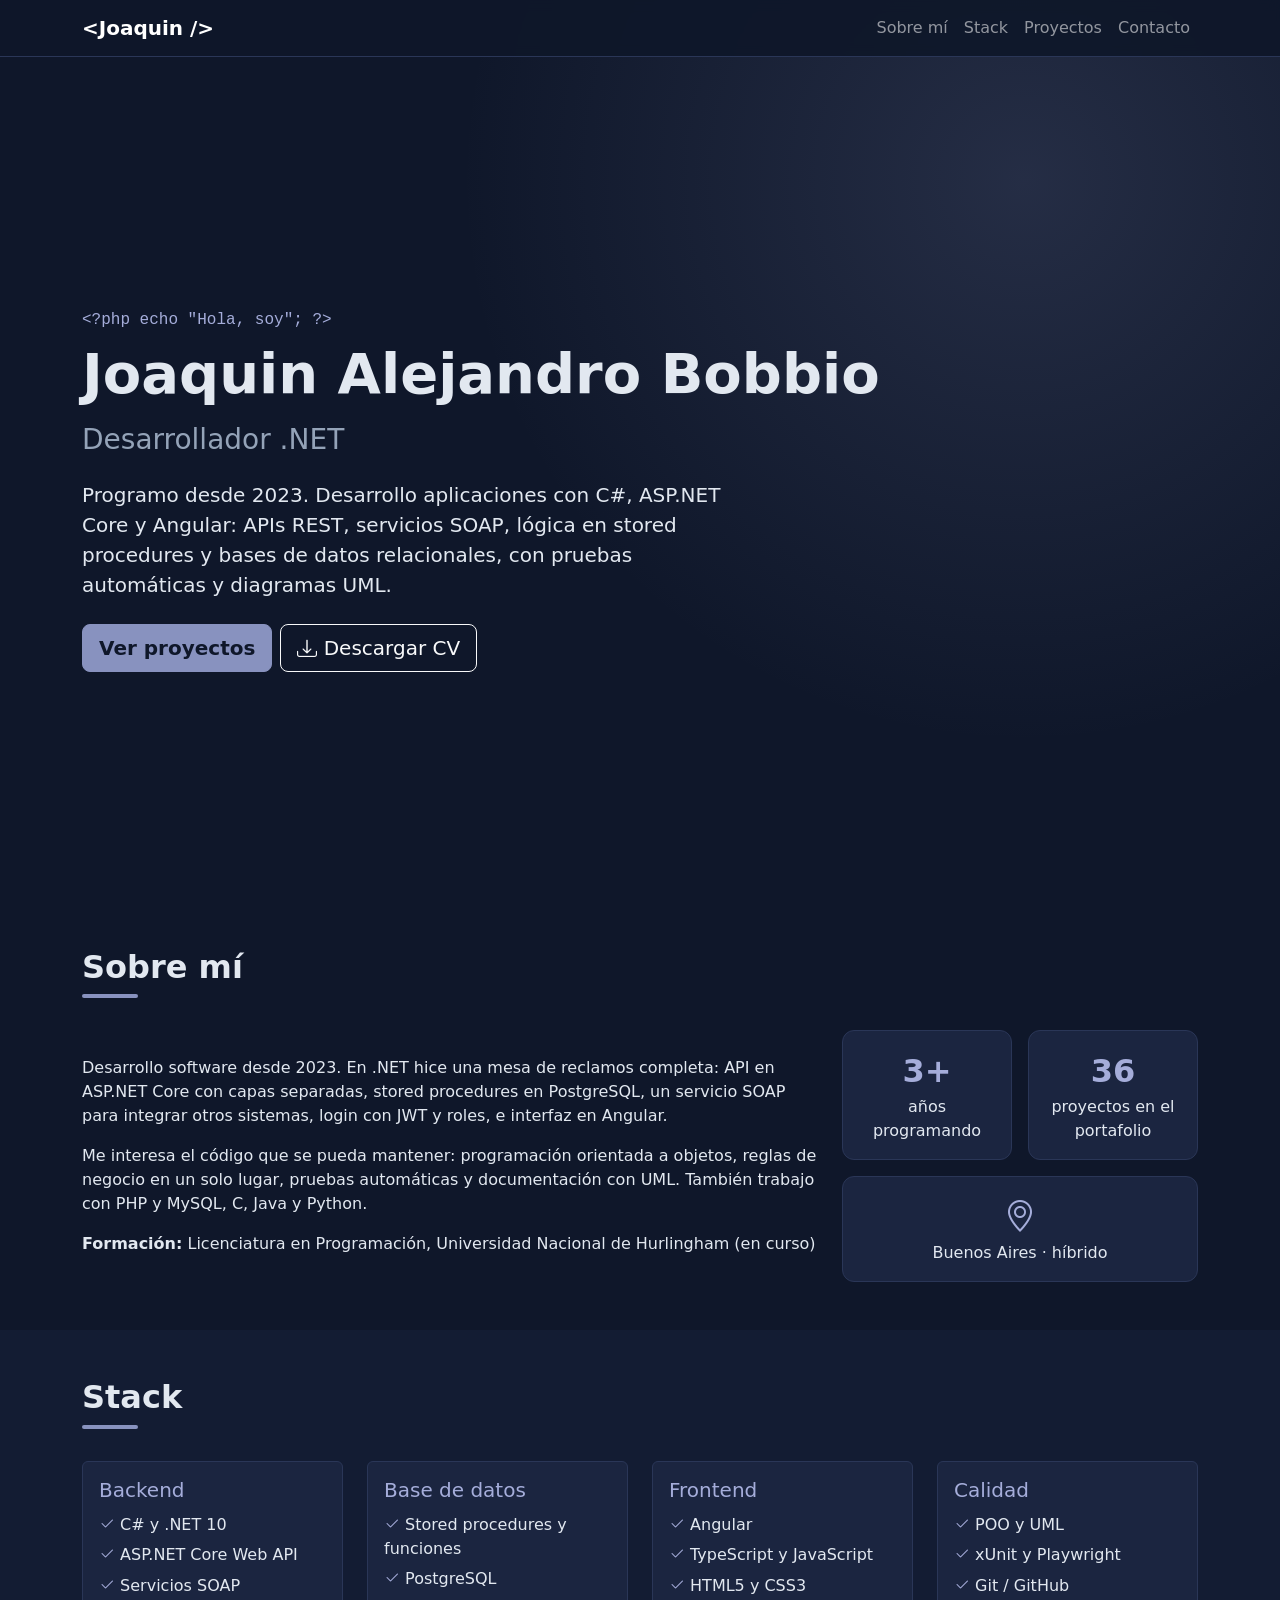
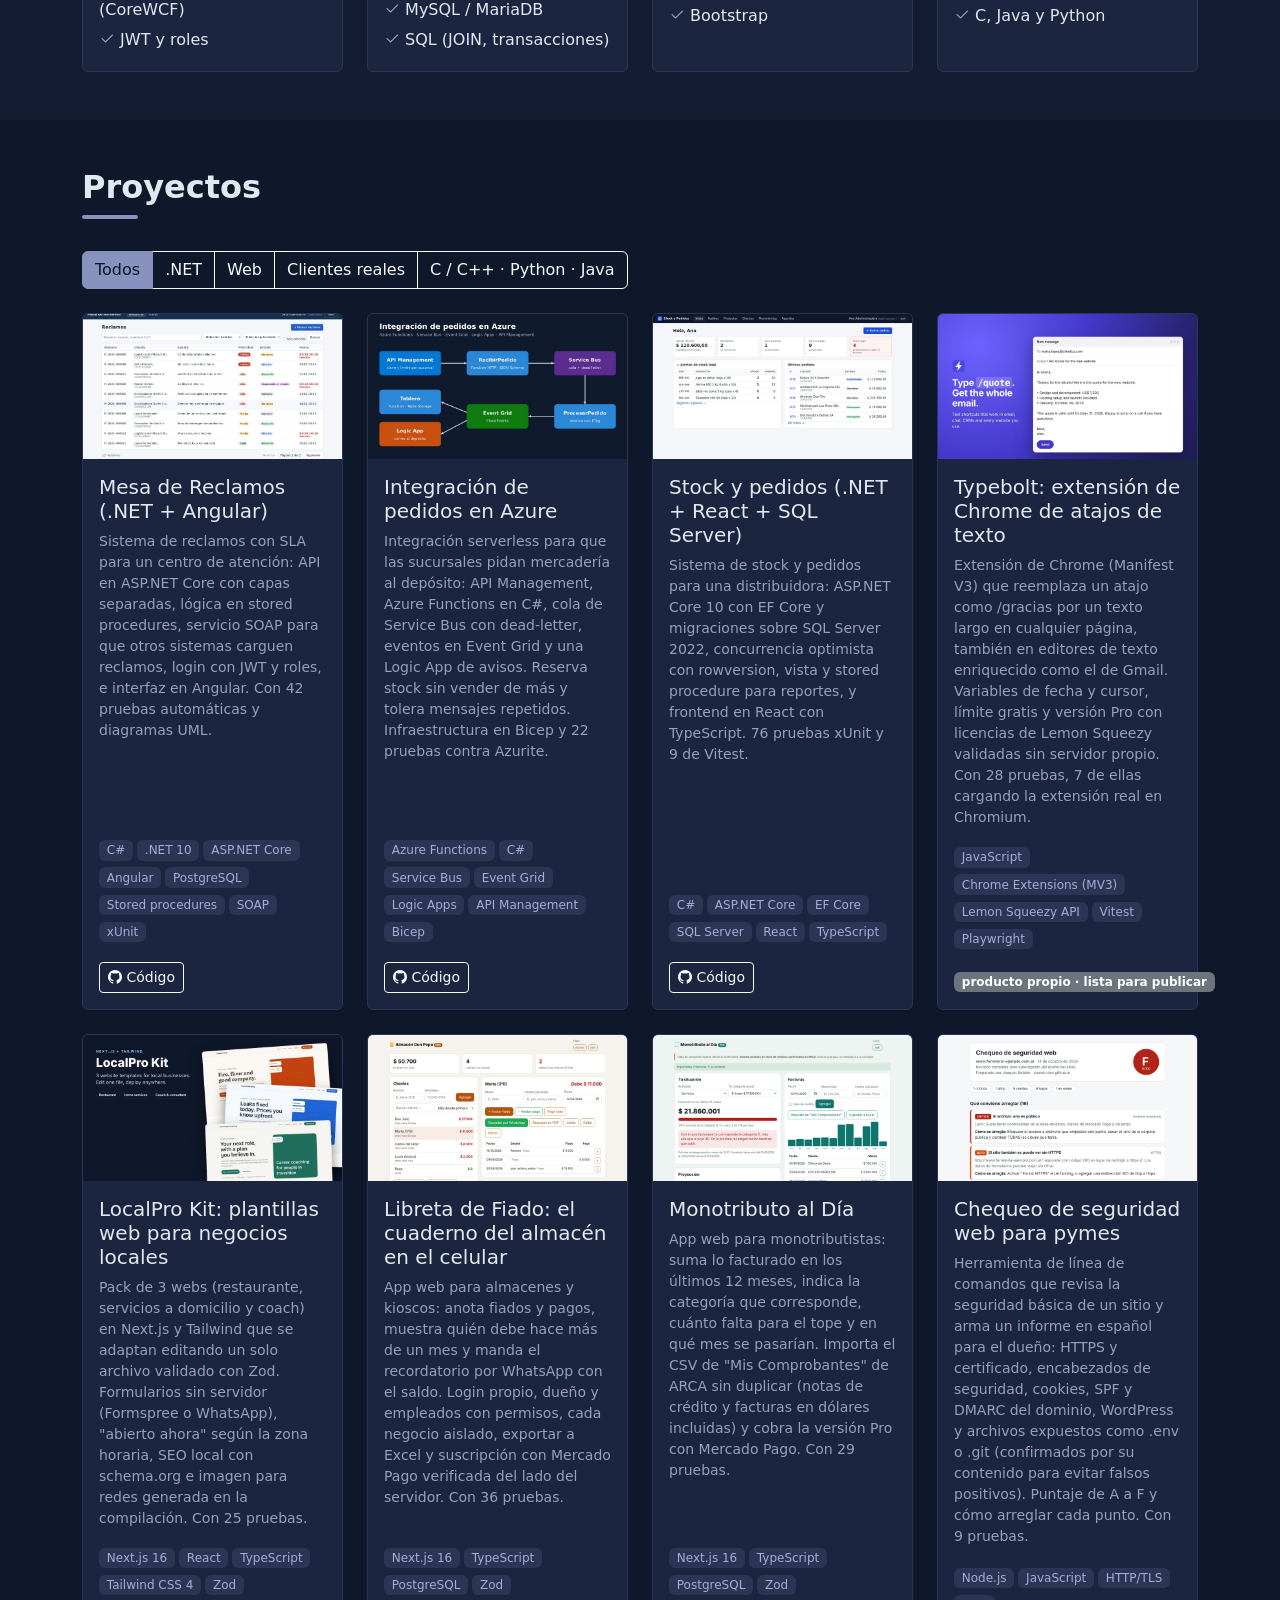
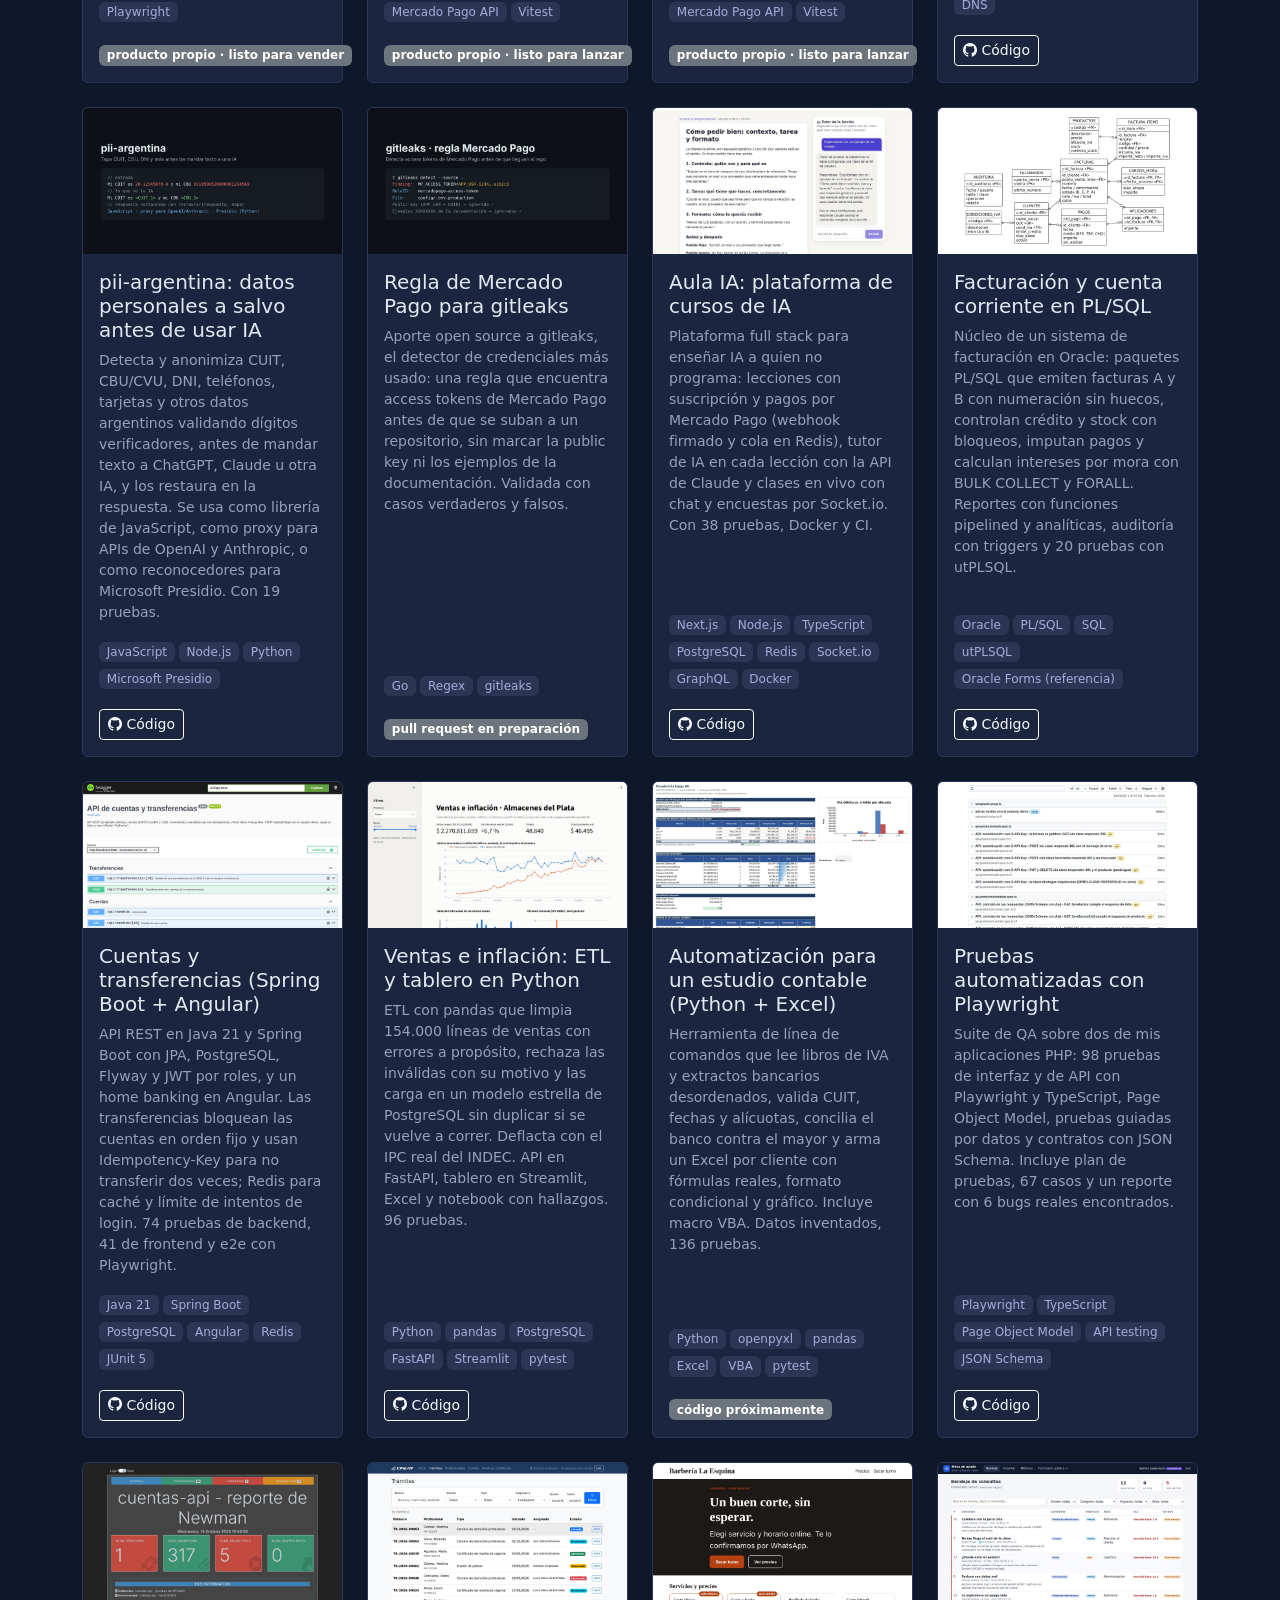
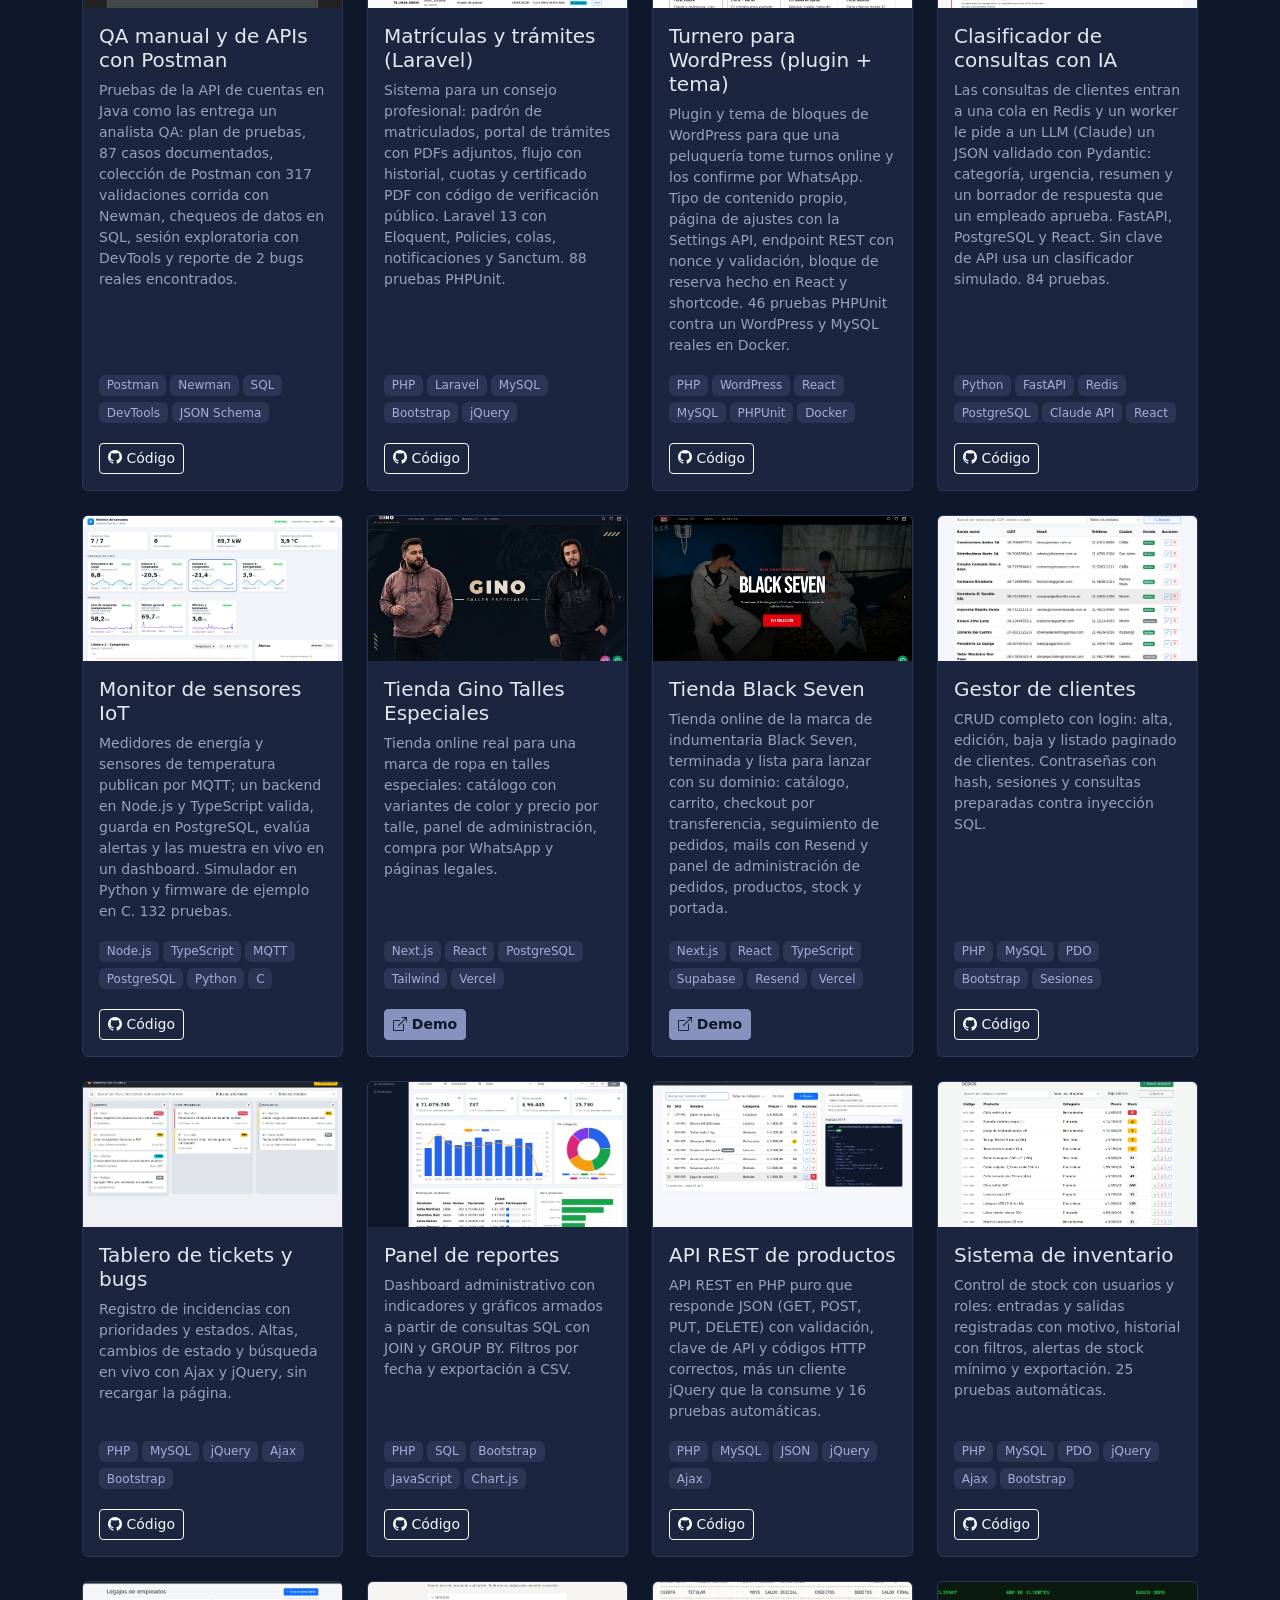
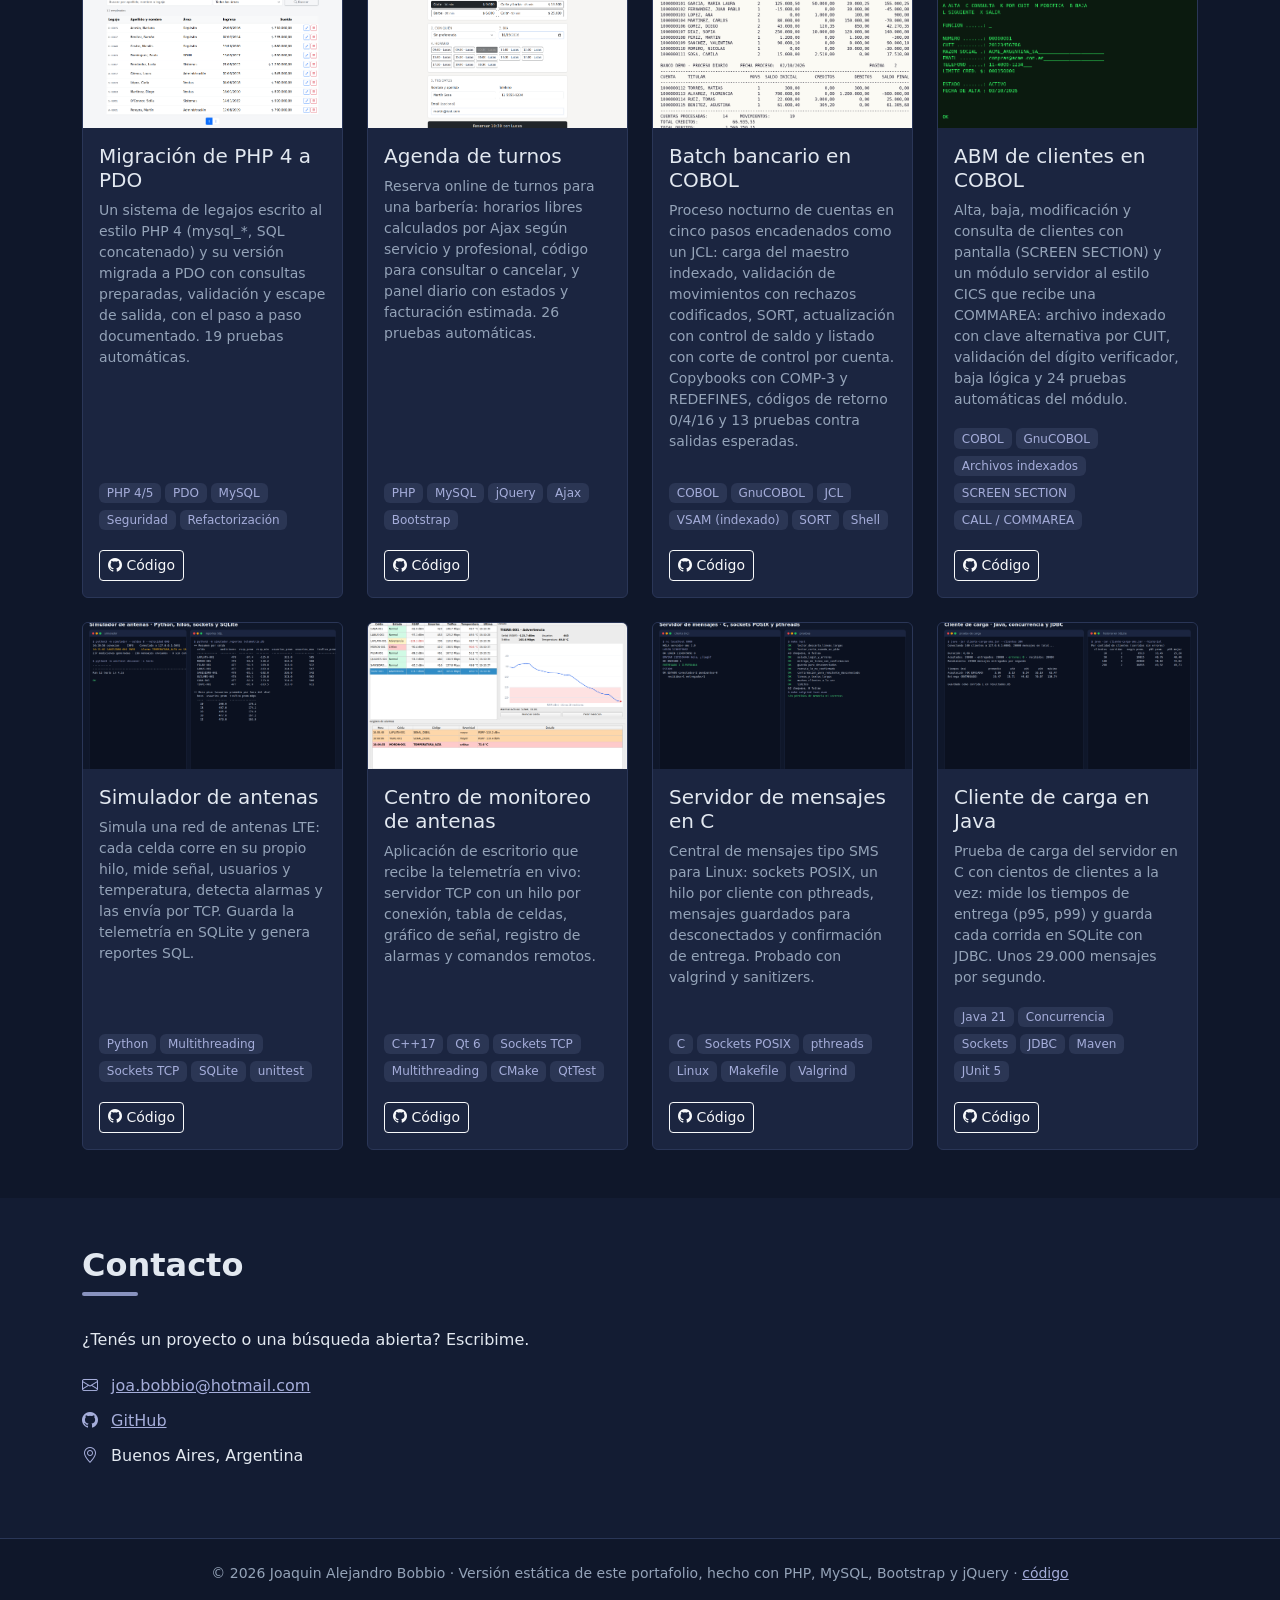
<file: enfoque-dotnet.html>
<!DOCTYPE html>
<html lang="es">
<head>
    <meta charset="utf-8">
    <meta name="viewport" content="width=device-width, initial-scale=1">
    <title>Joaquin Alejandro Bobbio · Desarrollador .NET</title>
    <meta name="description" content="Programo desde 2023. Desarrollo aplicaciones con C#, ASP.NET Core y Angular: APIs REST, servicios SOAP, lógica en stored procedures y bases de datos relacionales, con pruebas automáticas y diagramas UML.">
    <link rel="stylesheet" href="assets/vendor/bootstrap/bootstrap.min.css">
    <link rel="stylesheet" href="assets/vendor/bootstrap-icons/bootstrap-icons.min.css">
    <link rel="stylesheet" href="assets/css/estilos.css">
</head>
<body data-bs-spy="scroll" data-bs-target="#nav-principal" data-bs-offset="80">

<nav id="nav-principal" class="navbar navbar-expand-lg navbar-dark fixed-top">
    <div class="container">
        <a class="navbar-brand fw-bold" href="#inicio">&lt;Joaquin /&gt;</a>
        <button class="navbar-toggler" type="button" data-bs-toggle="collapse" data-bs-target="#menu" aria-controls="menu" aria-expanded="false" aria-label="Abrir menú">
            <span class="navbar-toggler-icon"></span>
        </button>
        <div class="collapse navbar-collapse" id="menu">
            <ul class="navbar-nav ms-auto">
                <li class="nav-item"><a class="nav-link" href="#sobre-mi">Sobre mí</a></li>
                <li class="nav-item"><a class="nav-link" href="#stack">Stack</a></li>
                <li class="nav-item"><a class="nav-link" href="#proyectos">Proyectos</a></li>
                <li class="nav-item"><a class="nav-link" href="#contacto">Contacto</a></li>
            </ul>
        </div>
    </div>
</nav>

<header id="inicio" class="hero d-flex align-items-center">
    <div class="container">
        <p class="text-acento mb-2 font-mono">&lt;?php echo "Hola, soy"; ?&gt;</p>
        <h1 class="display-4 fw-bold mb-3">Joaquin Alejandro Bobbio</h1>
        <h2 class="h3 text-secundario mb-4">Desarrollador .NET</h2>
        <p class="lead col-lg-7 mb-4">Programo desde 2023. Desarrollo aplicaciones con C#, ASP.NET Core y Angular: APIs REST, servicios SOAP, lógica en stored procedures y bases de datos relacionales, con pruebas automáticas y diagramas UML.</p>
        <div class="d-flex flex-wrap gap-2">
            <a href="#proyectos" class="btn btn-acento btn-lg">Ver proyectos</a>
            <a href="assets/cv.pdf" class="btn btn-outline-light btn-lg" download><i class="bi bi-download"></i> Descargar CV</a>
        </div>
    </div>
</header>

<main>
    <section id="sobre-mi" class="py-5">
        <div class="container">
            <h2 class="titulo-seccion">Sobre mí</h2>
            <div class="row g-4 align-items-center">
                <div class="col-lg-8">
                                        <p>Desarrollo software desde 2023. En .NET hice una mesa de reclamos completa: API en ASP.NET Core con capas separadas, stored procedures en PostgreSQL, un servicio SOAP para integrar otros sistemas, login con JWT y roles, e interfaz en Angular.</p>
                                        <p>Me interesa el código que se pueda mantener: programación orientada a objetos, reglas de negocio en un solo lugar, pruebas automáticas y documentación con UML. También trabajo con PHP y MySQL, C, Java y Python.</p>
                                        <p class="mb-0"><strong>Formación:</strong> Licenciatura en Programación, Universidad Nacional de Hurlingham (en curso)</p>
                </div>
                <div class="col-lg-4">
                    <div class="row g-3 text-center">
                        <div class="col-6"><div class="dato"><span class="dato-num">3+</span><span>años programando</span></div></div>
                        <div class="col-6"><div class="dato"><span class="dato-num" id="dato-proyectos">36</span><span>proyectos en el portafolio</span></div></div>
                        <div class="col-12"><div class="dato"><span class="dato-num"><i class="bi bi-geo-alt"></i></span><span>Buenos Aires · híbrido</span></div></div>
                    </div>
                </div>
            </div>
        </div>
    </section>

    <section id="stack" class="py-5 seccion-alt">
        <div class="container">
            <h2 class="titulo-seccion">Stack</h2>
            <div class="row g-4">
                                <div class="col-sm-6 col-lg-3">
                    <div class="card h-100 tarjeta">
                        <div class="card-body">
                            <h3 class="h5 text-acento">Backend</h3>
                            <ul class="list-unstyled mb-0">
                                                                <li><i class="bi bi-check2 text-acento"></i> C# y .NET 10</li>
                                                                <li><i class="bi bi-check2 text-acento"></i> ASP.NET Core Web API</li>
                                                                <li><i class="bi bi-check2 text-acento"></i> Servicios SOAP (CoreWCF)</li>
                                                                <li><i class="bi bi-check2 text-acento"></i> JWT y roles</li>
                                                            </ul>
                        </div>
                    </div>
                </div>
                                <div class="col-sm-6 col-lg-3">
                    <div class="card h-100 tarjeta">
                        <div class="card-body">
                            <h3 class="h5 text-acento">Base de datos</h3>
                            <ul class="list-unstyled mb-0">
                                                                <li><i class="bi bi-check2 text-acento"></i> Stored procedures y funciones</li>
                                                                <li><i class="bi bi-check2 text-acento"></i> PostgreSQL</li>
                                                                <li><i class="bi bi-check2 text-acento"></i> MySQL / MariaDB</li>
                                                                <li><i class="bi bi-check2 text-acento"></i> SQL (JOIN, transacciones)</li>
                                                            </ul>
                        </div>
                    </div>
                </div>
                                <div class="col-sm-6 col-lg-3">
                    <div class="card h-100 tarjeta">
                        <div class="card-body">
                            <h3 class="h5 text-acento">Frontend</h3>
                            <ul class="list-unstyled mb-0">
                                                                <li><i class="bi bi-check2 text-acento"></i> Angular</li>
                                                                <li><i class="bi bi-check2 text-acento"></i> TypeScript y JavaScript</li>
                                                                <li><i class="bi bi-check2 text-acento"></i> HTML5 y CSS3</li>
                                                                <li><i class="bi bi-check2 text-acento"></i> Bootstrap</li>
                                                            </ul>
                        </div>
                    </div>
                </div>
                                <div class="col-sm-6 col-lg-3">
                    <div class="card h-100 tarjeta">
                        <div class="card-body">
                            <h3 class="h5 text-acento">Calidad</h3>
                            <ul class="list-unstyled mb-0">
                                                                <li><i class="bi bi-check2 text-acento"></i> POO y UML</li>
                                                                <li><i class="bi bi-check2 text-acento"></i> xUnit y Playwright</li>
                                                                <li><i class="bi bi-check2 text-acento"></i> Git / GitHub</li>
                                                                <li><i class="bi bi-check2 text-acento"></i> C, Java y Python</li>
                                                            </ul>
                        </div>
                    </div>
                </div>
                            </div>
        </div>
    </section>

    <section id="proyectos" class="py-5">
        <div class="container">
            <h2 class="titulo-seccion">Proyectos</h2>
            <div class="btn-group flex-wrap mb-4" role="group" aria-label="Filtrar proyectos" id="filtros" data-enfoque="dotnet">
                                <button type="button" class="btn btn-outline-light active" data-etiqueta="todos">Todos</button>
                                <button type="button" class="btn btn-outline-light" data-etiqueta="dotnet">.NET</button>
                                <button type="button" class="btn btn-outline-light" data-etiqueta="web">Web</button>
                                <button type="button" class="btn btn-outline-light" data-etiqueta="real">Clientes reales</button>
                                <button type="button" class="btn btn-outline-light" data-etiqueta="sistemas">C / C++ · Python · Java</button>
                            </div>
            <div class="row g-4" id="lista-proyectos">
                <div class="col-12 text-center py-5" id="cargando">
                    <div class="spinner-border text-light" role="status"><span class="visually-hidden">Cargando…</span></div>
                </div>
            </div>
        </div>
    </section>

    <section id="contacto" class="py-5 seccion-alt">
        <div class="container">
            <h2 class="titulo-seccion">Contacto</h2>
            <div class="row g-4 g-lg-5">
                <div class="col-lg-8">
                    <p>¿Tenés un proyecto o una búsqueda abierta? Escribime.</p>
                    <ul class="list-unstyled contacto-links">
                        <li><i class="bi bi-envelope"></i> <a href="mailto:joa.bobbio@hotmail.com">joa.bobbio@hotmail.com</a></li>
                        <li><i class="bi bi-github"></i> <a href="https://github.com/JoacoB-dev" target="_blank" rel="noopener">GitHub</a></li>
                        <li><i class="bi bi-geo-alt"></i> Buenos Aires, Argentina</li>
                    </ul>
                </div>
            </div>
        </div>
    </section>
</main>

<footer class="py-4 text-center small text-secundario">
    &copy; 2026 Joaquin Alejandro Bobbio · Versión estática de este portafolio, hecho con PHP, MySQL, Bootstrap y jQuery · <a href="https://github.com/JoacoB-dev/portafolio" target="_blank" rel="noopener">código</a>
</footer>

<script src="assets/vendor/jquery/jquery.min.js"></script>
<script src="assets/vendor/bootstrap/bootstrap.bundle.min.js"></script>
<script src="assets/js/datos-estaticos.js"></script>
<script src="assets/js/main.js"></script>
</body>
</html>
</file>
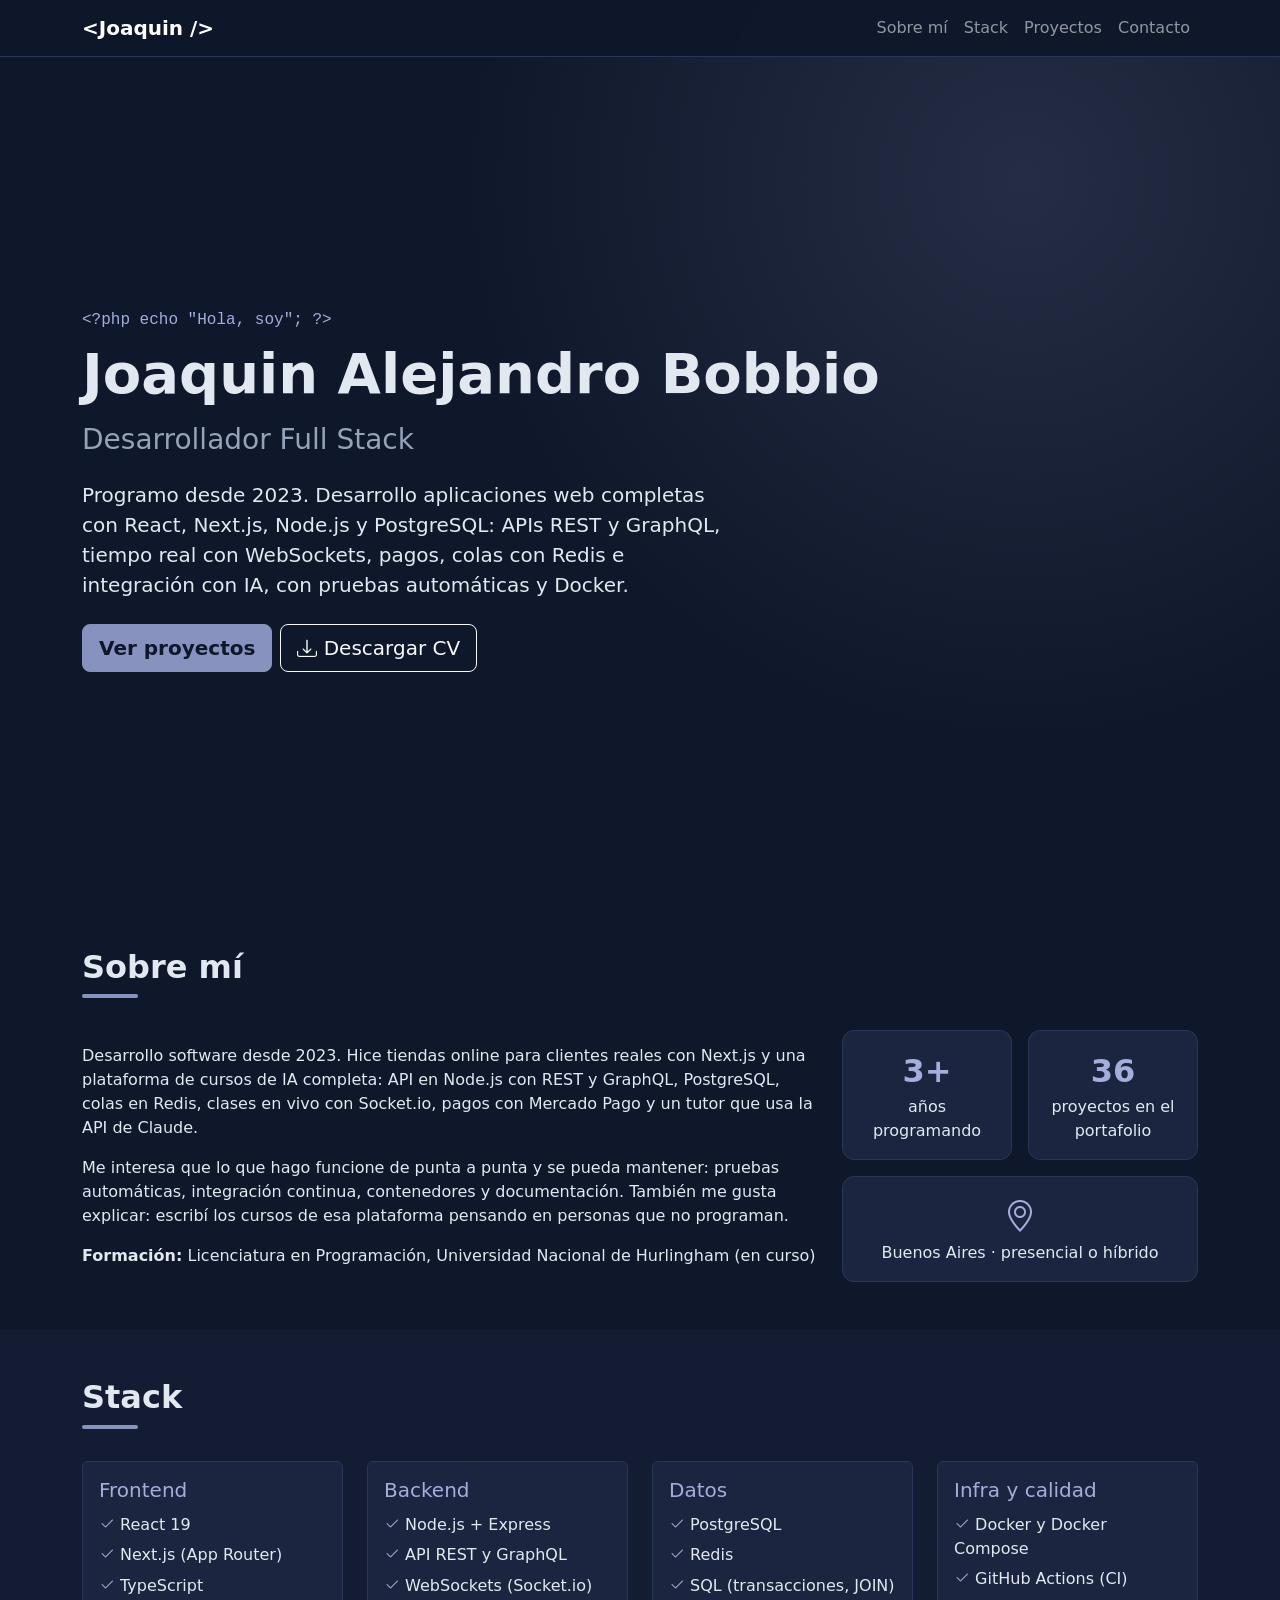
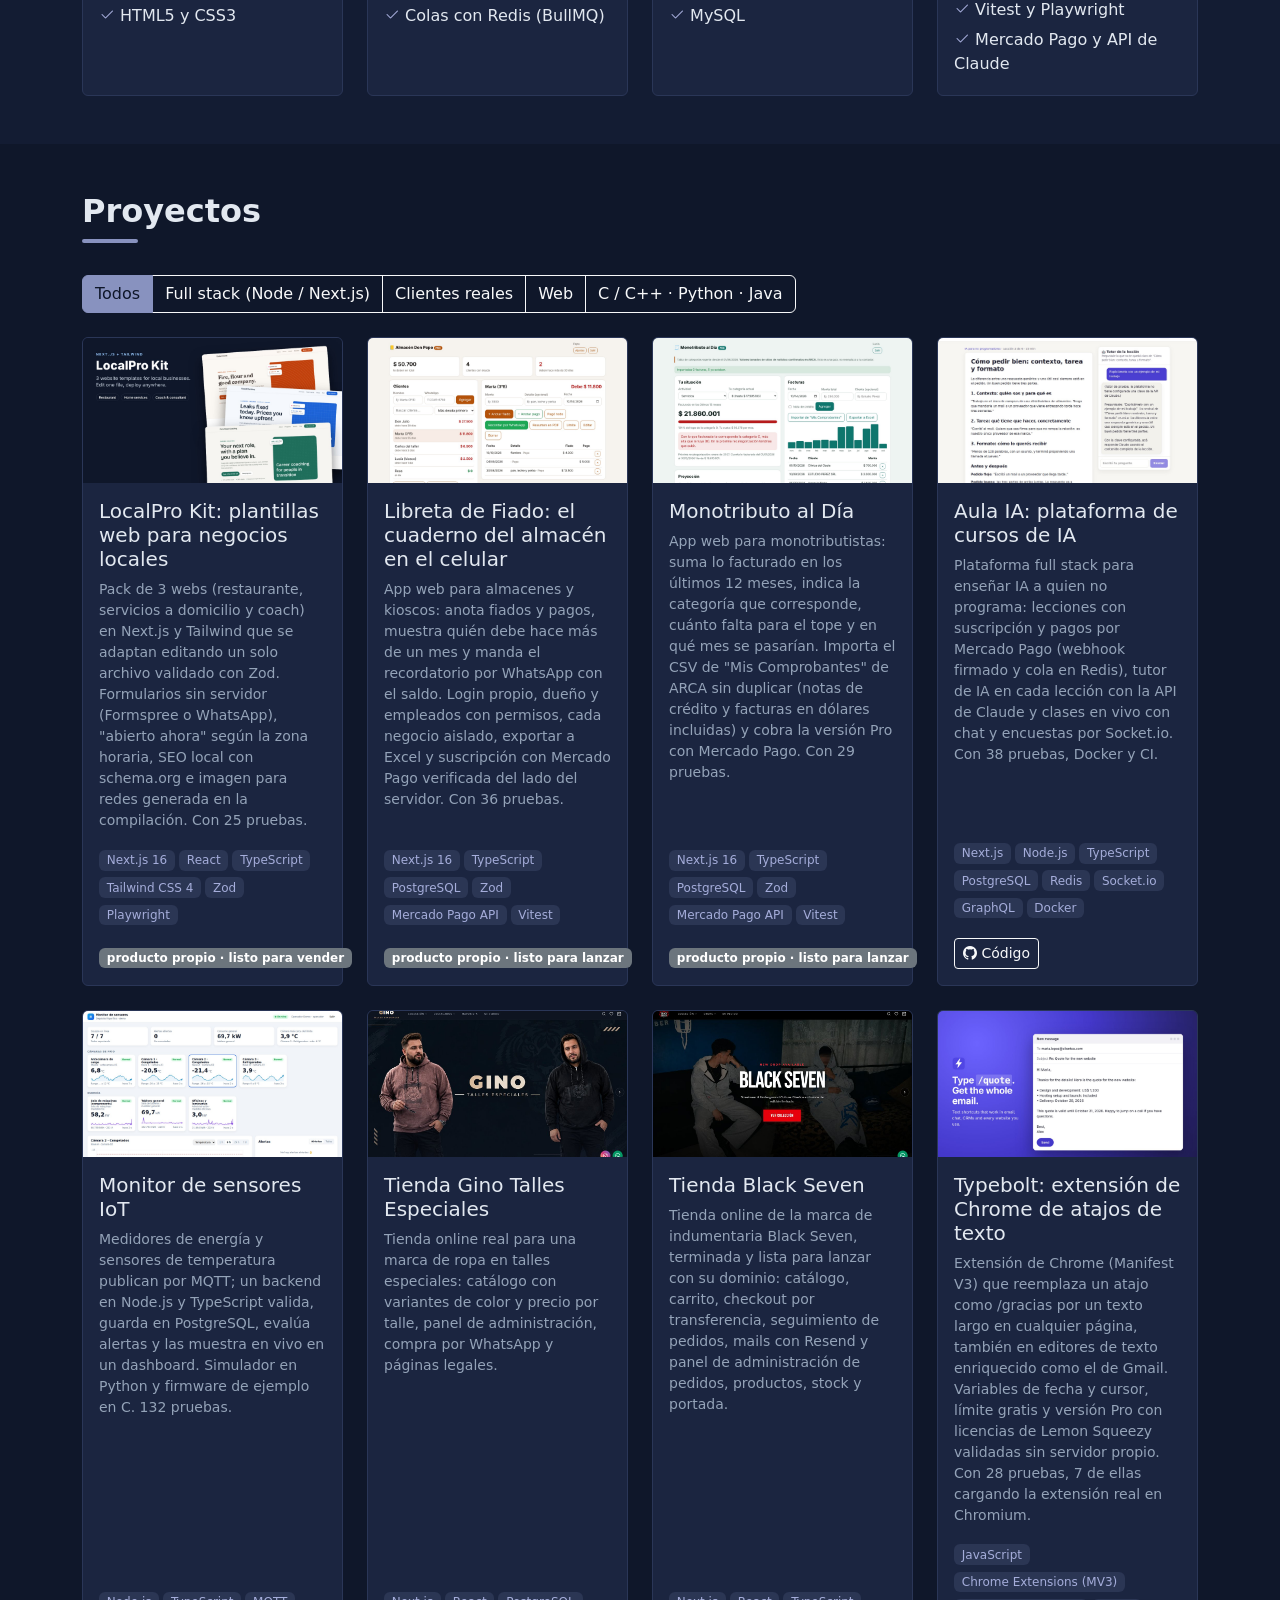
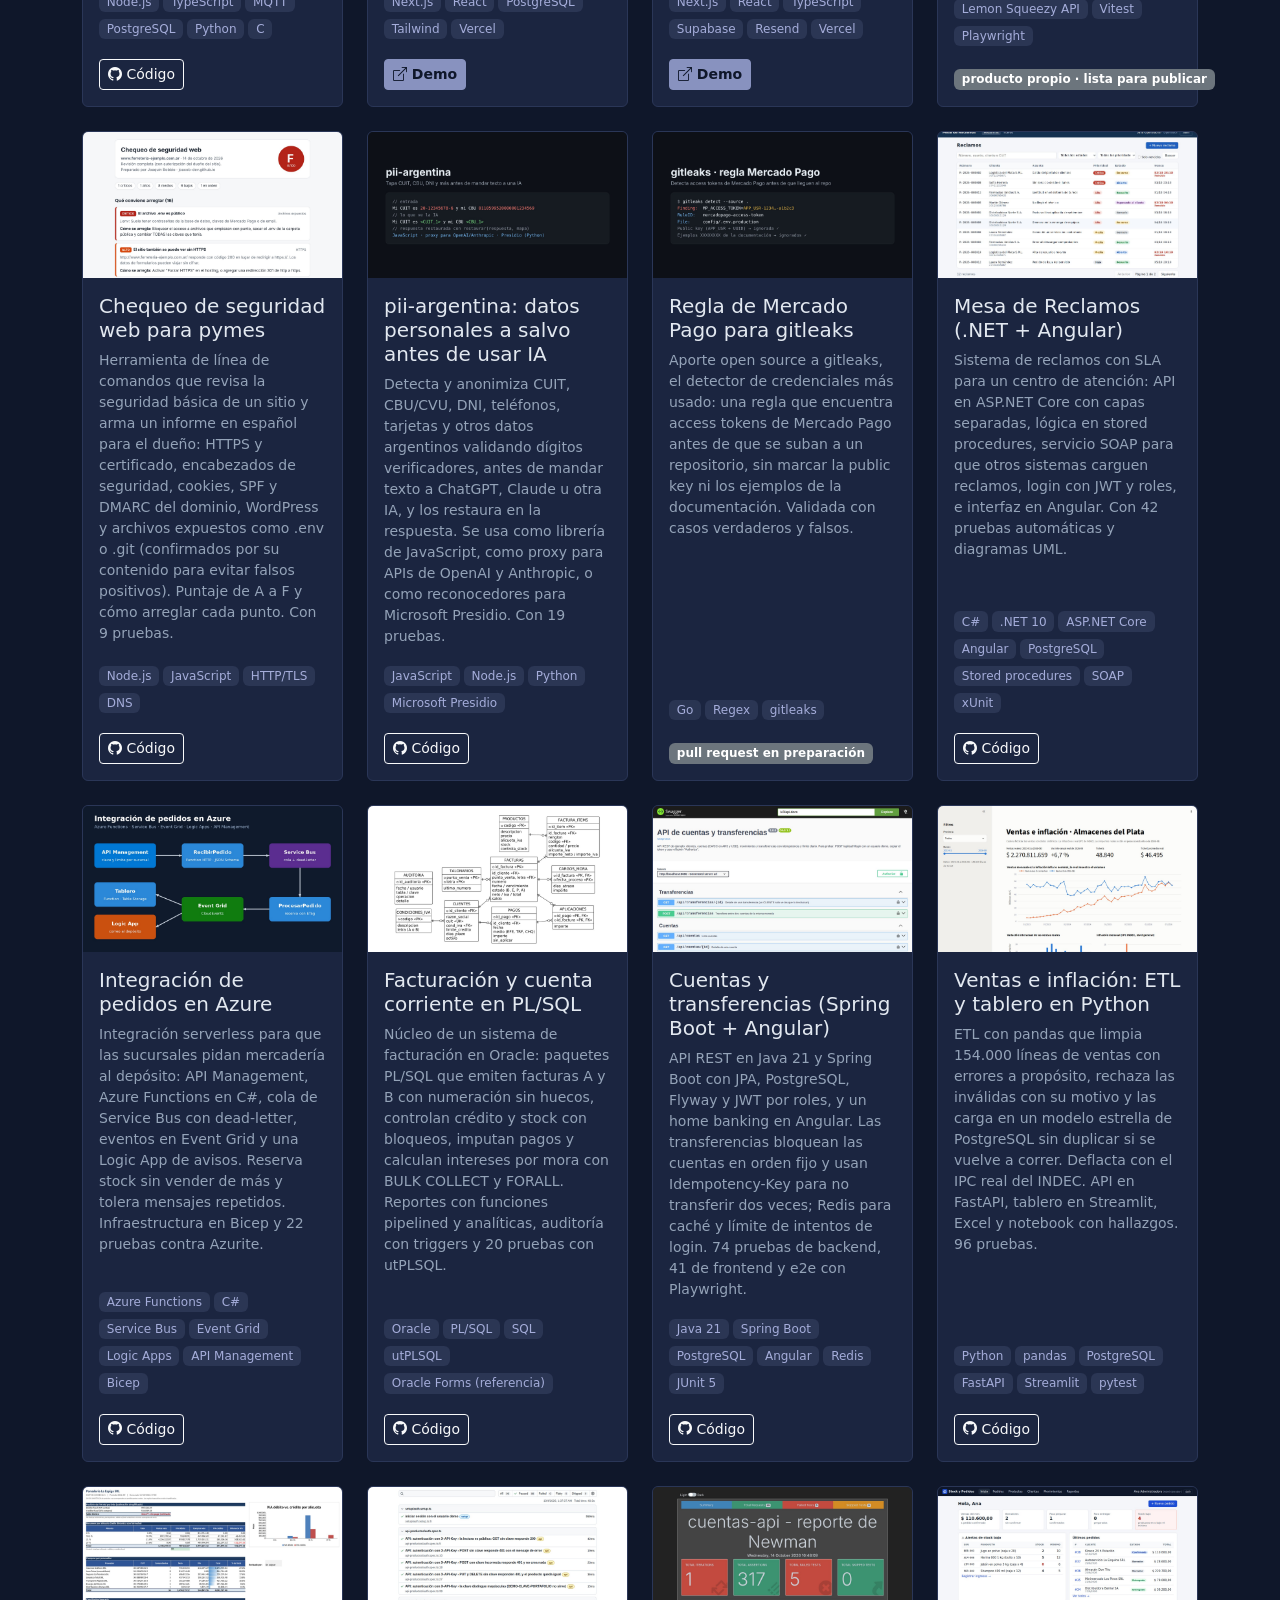
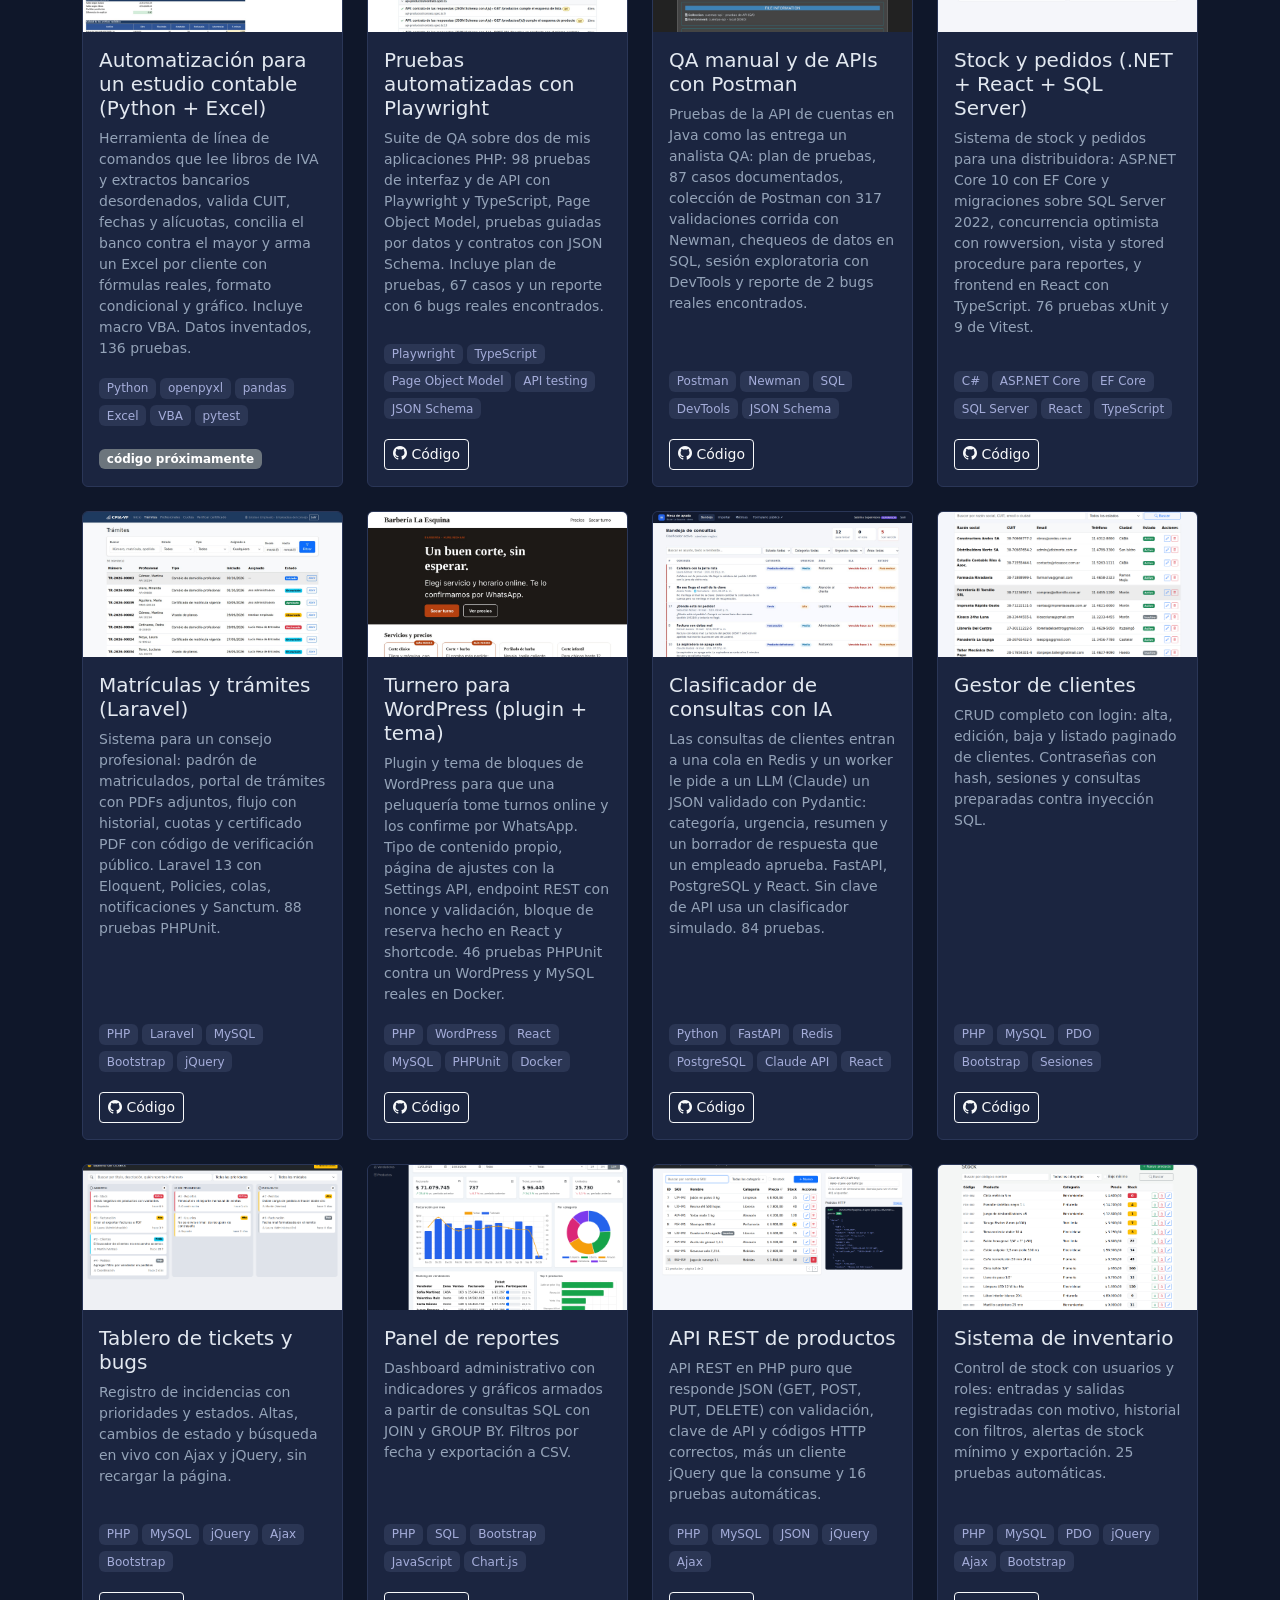
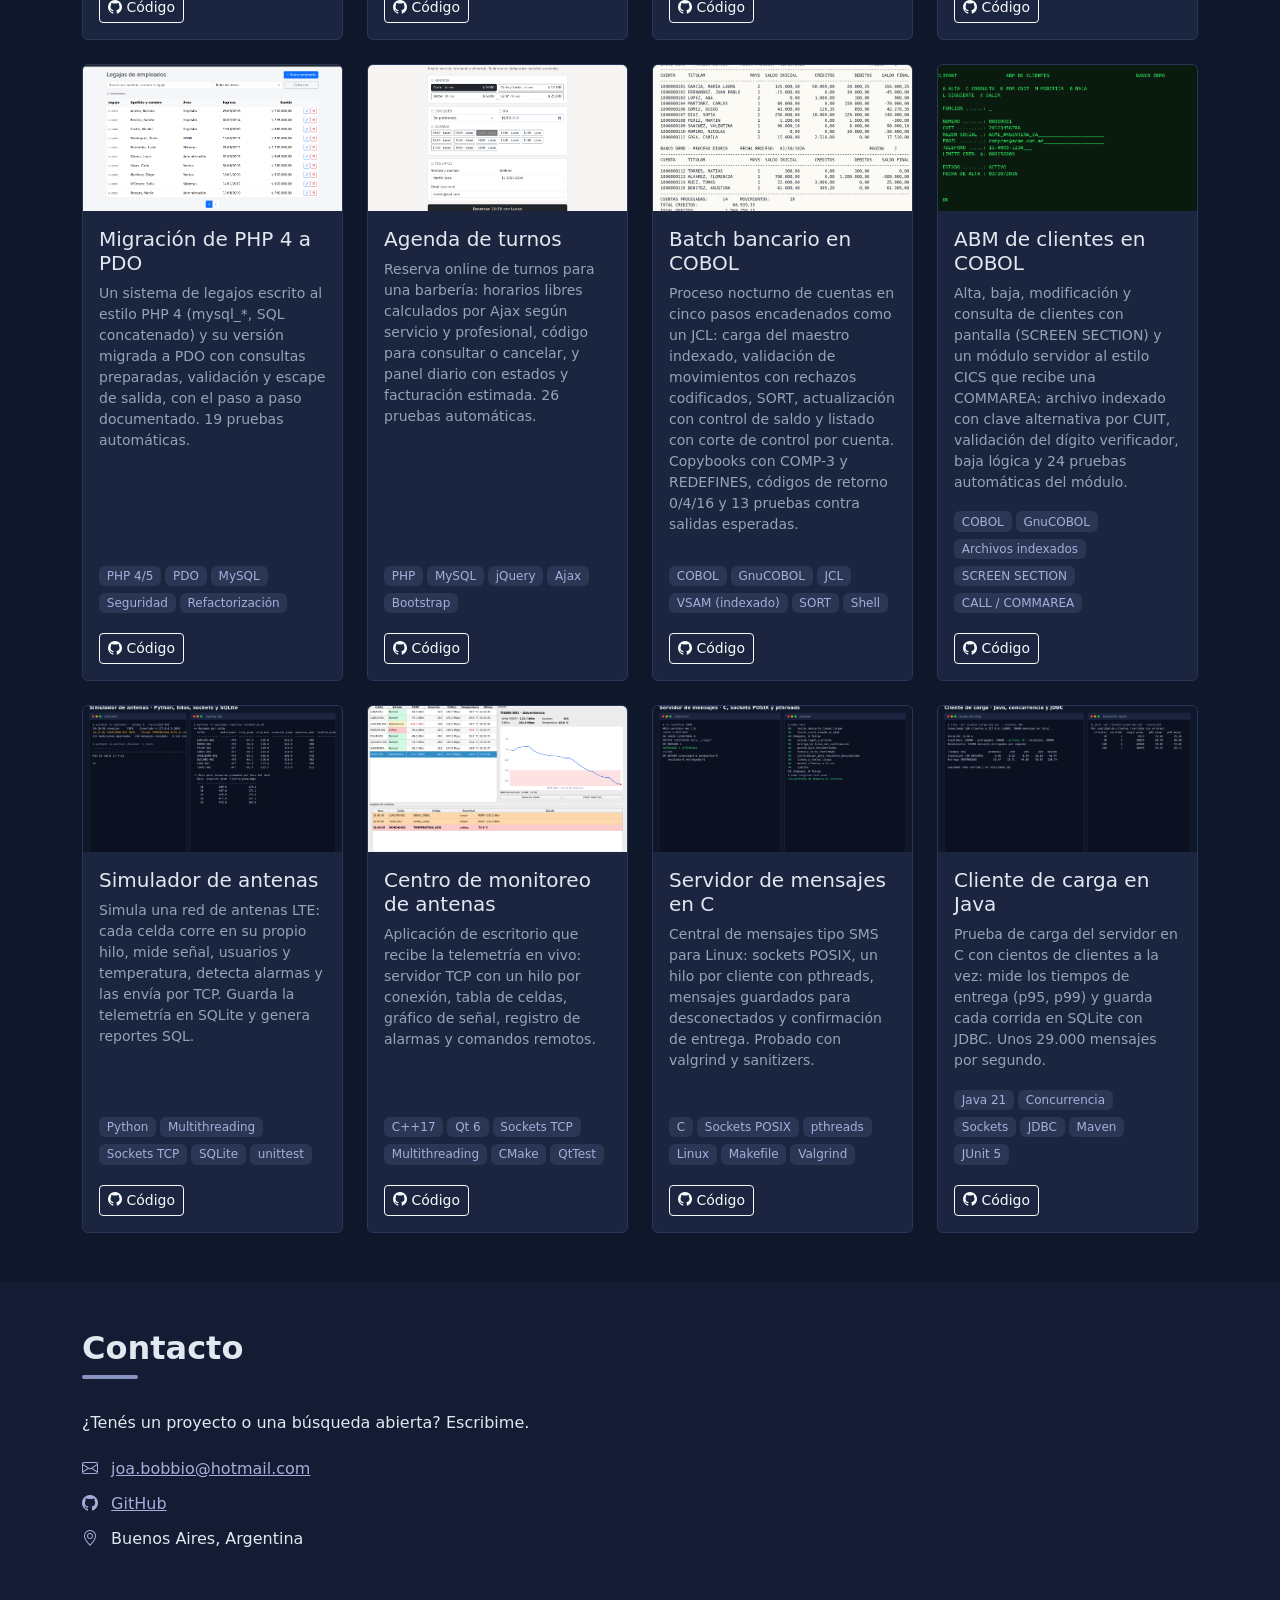
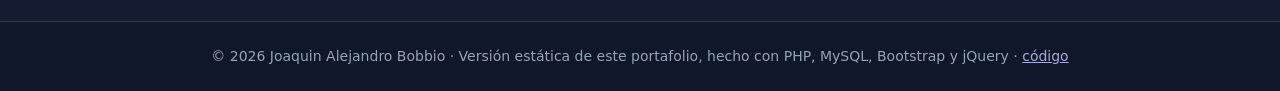
<file: enfoque-fullstack.html>
<!DOCTYPE html>
<html lang="es">
<head>
    <meta charset="utf-8">
    <meta name="viewport" content="width=device-width, initial-scale=1">
    <title>Joaquin Alejandro Bobbio · Desarrollador Full Stack</title>
    <meta name="description" content="Programo desde 2023. Desarrollo aplicaciones web completas con React, Next.js, Node.js y PostgreSQL: APIs REST y GraphQL, tiempo real con WebSockets, pagos, colas con Redis e integración con IA, con pruebas automáticas y Docker.">
    <link rel="stylesheet" href="assets/vendor/bootstrap/bootstrap.min.css">
    <link rel="stylesheet" href="assets/vendor/bootstrap-icons/bootstrap-icons.min.css">
    <link rel="stylesheet" href="assets/css/estilos.css">
</head>
<body data-bs-spy="scroll" data-bs-target="#nav-principal" data-bs-offset="80">

<nav id="nav-principal" class="navbar navbar-expand-lg navbar-dark fixed-top">
    <div class="container">
        <a class="navbar-brand fw-bold" href="#inicio">&lt;Joaquin /&gt;</a>
        <button class="navbar-toggler" type="button" data-bs-toggle="collapse" data-bs-target="#menu" aria-controls="menu" aria-expanded="false" aria-label="Abrir menú">
            <span class="navbar-toggler-icon"></span>
        </button>
        <div class="collapse navbar-collapse" id="menu">
            <ul class="navbar-nav ms-auto">
                <li class="nav-item"><a class="nav-link" href="#sobre-mi">Sobre mí</a></li>
                <li class="nav-item"><a class="nav-link" href="#stack">Stack</a></li>
                <li class="nav-item"><a class="nav-link" href="#proyectos">Proyectos</a></li>
                <li class="nav-item"><a class="nav-link" href="#contacto">Contacto</a></li>
            </ul>
        </div>
    </div>
</nav>

<header id="inicio" class="hero d-flex align-items-center">
    <div class="container">
        <p class="text-acento mb-2 font-mono">&lt;?php echo "Hola, soy"; ?&gt;</p>
        <h1 class="display-4 fw-bold mb-3">Joaquin Alejandro Bobbio</h1>
        <h2 class="h3 text-secundario mb-4">Desarrollador Full Stack</h2>
        <p class="lead col-lg-7 mb-4">Programo desde 2023. Desarrollo aplicaciones web completas con React, Next.js, Node.js y PostgreSQL: APIs REST y GraphQL, tiempo real con WebSockets, pagos, colas con Redis e integración con IA, con pruebas automáticas y Docker.</p>
        <div class="d-flex flex-wrap gap-2">
            <a href="#proyectos" class="btn btn-acento btn-lg">Ver proyectos</a>
            <a href="assets/cv.pdf" class="btn btn-outline-light btn-lg" download><i class="bi bi-download"></i> Descargar CV</a>
        </div>
    </div>
</header>

<main>
    <section id="sobre-mi" class="py-5">
        <div class="container">
            <h2 class="titulo-seccion">Sobre mí</h2>
            <div class="row g-4 align-items-center">
                <div class="col-lg-8">
                                        <p>Desarrollo software desde 2023. Hice tiendas online para clientes reales con Next.js y una plataforma de cursos de IA completa: API en Node.js con REST y GraphQL, PostgreSQL, colas en Redis, clases en vivo con Socket.io, pagos con Mercado Pago y un tutor que usa la API de Claude.</p>
                                        <p>Me interesa que lo que hago funcione de punta a punta y se pueda mantener: pruebas automáticas, integración continua, contenedores y documentación. También me gusta explicar: escribí los cursos de esa plataforma pensando en personas que no programan.</p>
                                        <p class="mb-0"><strong>Formación:</strong> Licenciatura en Programación, Universidad Nacional de Hurlingham (en curso)</p>
                </div>
                <div class="col-lg-4">
                    <div class="row g-3 text-center">
                        <div class="col-6"><div class="dato"><span class="dato-num">3+</span><span>años programando</span></div></div>
                        <div class="col-6"><div class="dato"><span class="dato-num" id="dato-proyectos">36</span><span>proyectos en el portafolio</span></div></div>
                        <div class="col-12"><div class="dato"><span class="dato-num"><i class="bi bi-geo-alt"></i></span><span>Buenos Aires · presencial o híbrido</span></div></div>
                    </div>
                </div>
            </div>
        </div>
    </section>

    <section id="stack" class="py-5 seccion-alt">
        <div class="container">
            <h2 class="titulo-seccion">Stack</h2>
            <div class="row g-4">
                                <div class="col-sm-6 col-lg-3">
                    <div class="card h-100 tarjeta">
                        <div class="card-body">
                            <h3 class="h5 text-acento">Frontend</h3>
                            <ul class="list-unstyled mb-0">
                                                                <li><i class="bi bi-check2 text-acento"></i> React 19</li>
                                                                <li><i class="bi bi-check2 text-acento"></i> Next.js (App Router)</li>
                                                                <li><i class="bi bi-check2 text-acento"></i> TypeScript</li>
                                                                <li><i class="bi bi-check2 text-acento"></i> HTML5 y CSS3</li>
                                                            </ul>
                        </div>
                    </div>
                </div>
                                <div class="col-sm-6 col-lg-3">
                    <div class="card h-100 tarjeta">
                        <div class="card-body">
                            <h3 class="h5 text-acento">Backend</h3>
                            <ul class="list-unstyled mb-0">
                                                                <li><i class="bi bi-check2 text-acento"></i> Node.js + Express</li>
                                                                <li><i class="bi bi-check2 text-acento"></i> API REST y GraphQL</li>
                                                                <li><i class="bi bi-check2 text-acento"></i> WebSockets (Socket.io)</li>
                                                                <li><i class="bi bi-check2 text-acento"></i> Colas con Redis (BullMQ)</li>
                                                            </ul>
                        </div>
                    </div>
                </div>
                                <div class="col-sm-6 col-lg-3">
                    <div class="card h-100 tarjeta">
                        <div class="card-body">
                            <h3 class="h5 text-acento">Datos</h3>
                            <ul class="list-unstyled mb-0">
                                                                <li><i class="bi bi-check2 text-acento"></i> PostgreSQL</li>
                                                                <li><i class="bi bi-check2 text-acento"></i> Redis</li>
                                                                <li><i class="bi bi-check2 text-acento"></i> SQL (transacciones, JOIN)</li>
                                                                <li><i class="bi bi-check2 text-acento"></i> MySQL</li>
                                                            </ul>
                        </div>
                    </div>
                </div>
                                <div class="col-sm-6 col-lg-3">
                    <div class="card h-100 tarjeta">
                        <div class="card-body">
                            <h3 class="h5 text-acento">Infra y calidad</h3>
                            <ul class="list-unstyled mb-0">
                                                                <li><i class="bi bi-check2 text-acento"></i> Docker y Docker Compose</li>
                                                                <li><i class="bi bi-check2 text-acento"></i> GitHub Actions (CI)</li>
                                                                <li><i class="bi bi-check2 text-acento"></i> Vitest y Playwright</li>
                                                                <li><i class="bi bi-check2 text-acento"></i> Mercado Pago y API de Claude</li>
                                                            </ul>
                        </div>
                    </div>
                </div>
                            </div>
        </div>
    </section>

    <section id="proyectos" class="py-5">
        <div class="container">
            <h2 class="titulo-seccion">Proyectos</h2>
            <div class="btn-group flex-wrap mb-4" role="group" aria-label="Filtrar proyectos" id="filtros" data-enfoque="fullstack">
                                <button type="button" class="btn btn-outline-light active" data-etiqueta="todos">Todos</button>
                                <button type="button" class="btn btn-outline-light" data-etiqueta="fullstack">Full stack (Node / Next.js)</button>
                                <button type="button" class="btn btn-outline-light" data-etiqueta="real">Clientes reales</button>
                                <button type="button" class="btn btn-outline-light" data-etiqueta="web">Web</button>
                                <button type="button" class="btn btn-outline-light" data-etiqueta="sistemas">C / C++ · Python · Java</button>
                            </div>
            <div class="row g-4" id="lista-proyectos">
                <div class="col-12 text-center py-5" id="cargando">
                    <div class="spinner-border text-light" role="status"><span class="visually-hidden">Cargando…</span></div>
                </div>
            </div>
        </div>
    </section>

    <section id="contacto" class="py-5 seccion-alt">
        <div class="container">
            <h2 class="titulo-seccion">Contacto</h2>
            <div class="row g-4 g-lg-5">
                <div class="col-lg-8">
                    <p>¿Tenés un proyecto o una búsqueda abierta? Escribime.</p>
                    <ul class="list-unstyled contacto-links">
                        <li><i class="bi bi-envelope"></i> <a href="mailto:joa.bobbio@hotmail.com">joa.bobbio@hotmail.com</a></li>
                        <li><i class="bi bi-github"></i> <a href="https://github.com/JoacoB-dev" target="_blank" rel="noopener">GitHub</a></li>
                        <li><i class="bi bi-geo-alt"></i> Buenos Aires, Argentina</li>
                    </ul>
                </div>
            </div>
        </div>
    </section>
</main>

<footer class="py-4 text-center small text-secundario">
    &copy; 2026 Joaquin Alejandro Bobbio · Versión estática de este portafolio, hecho con PHP, MySQL, Bootstrap y jQuery · <a href="https://github.com/JoacoB-dev/portafolio" target="_blank" rel="noopener">código</a>
</footer>

<script src="assets/vendor/jquery/jquery.min.js"></script>
<script src="assets/vendor/bootstrap/bootstrap.bundle.min.js"></script>
<script src="assets/js/datos-estaticos.js"></script>
<script src="assets/js/main.js"></script>
</body>
</html>
</file>
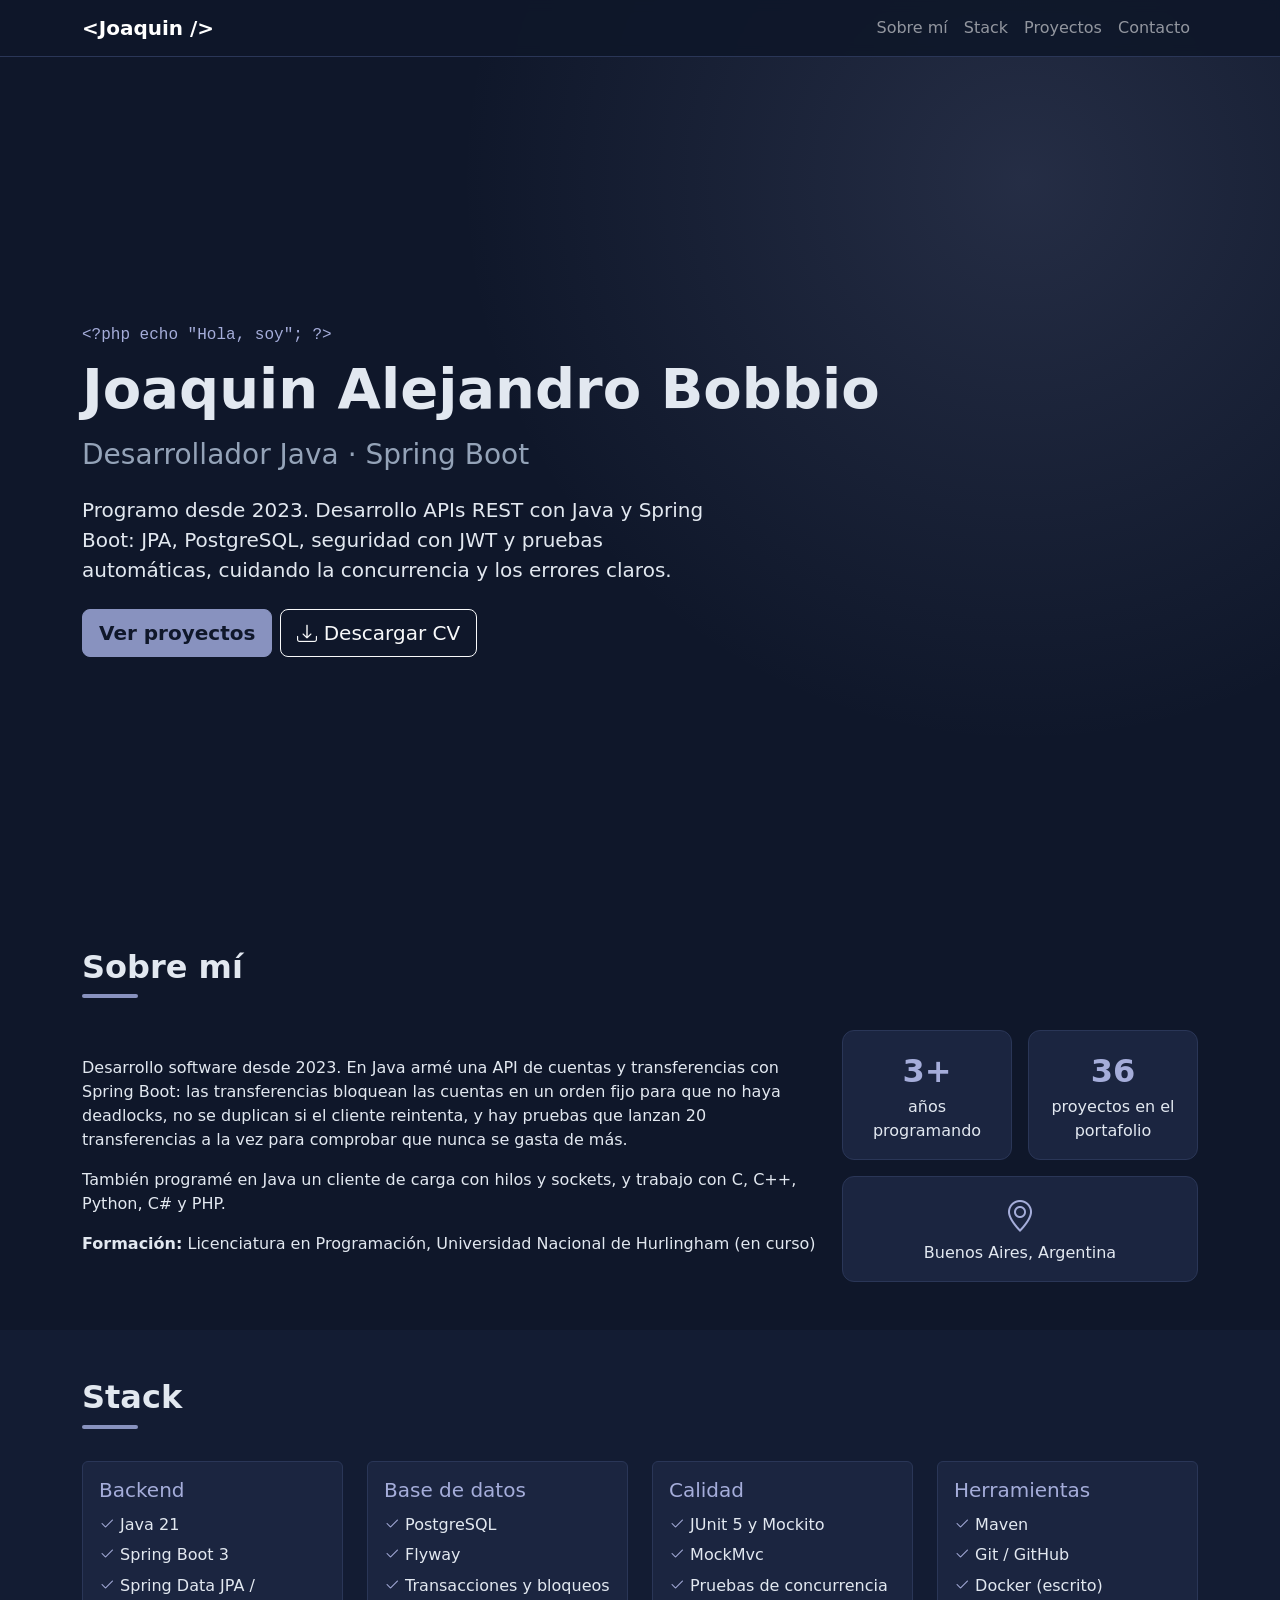
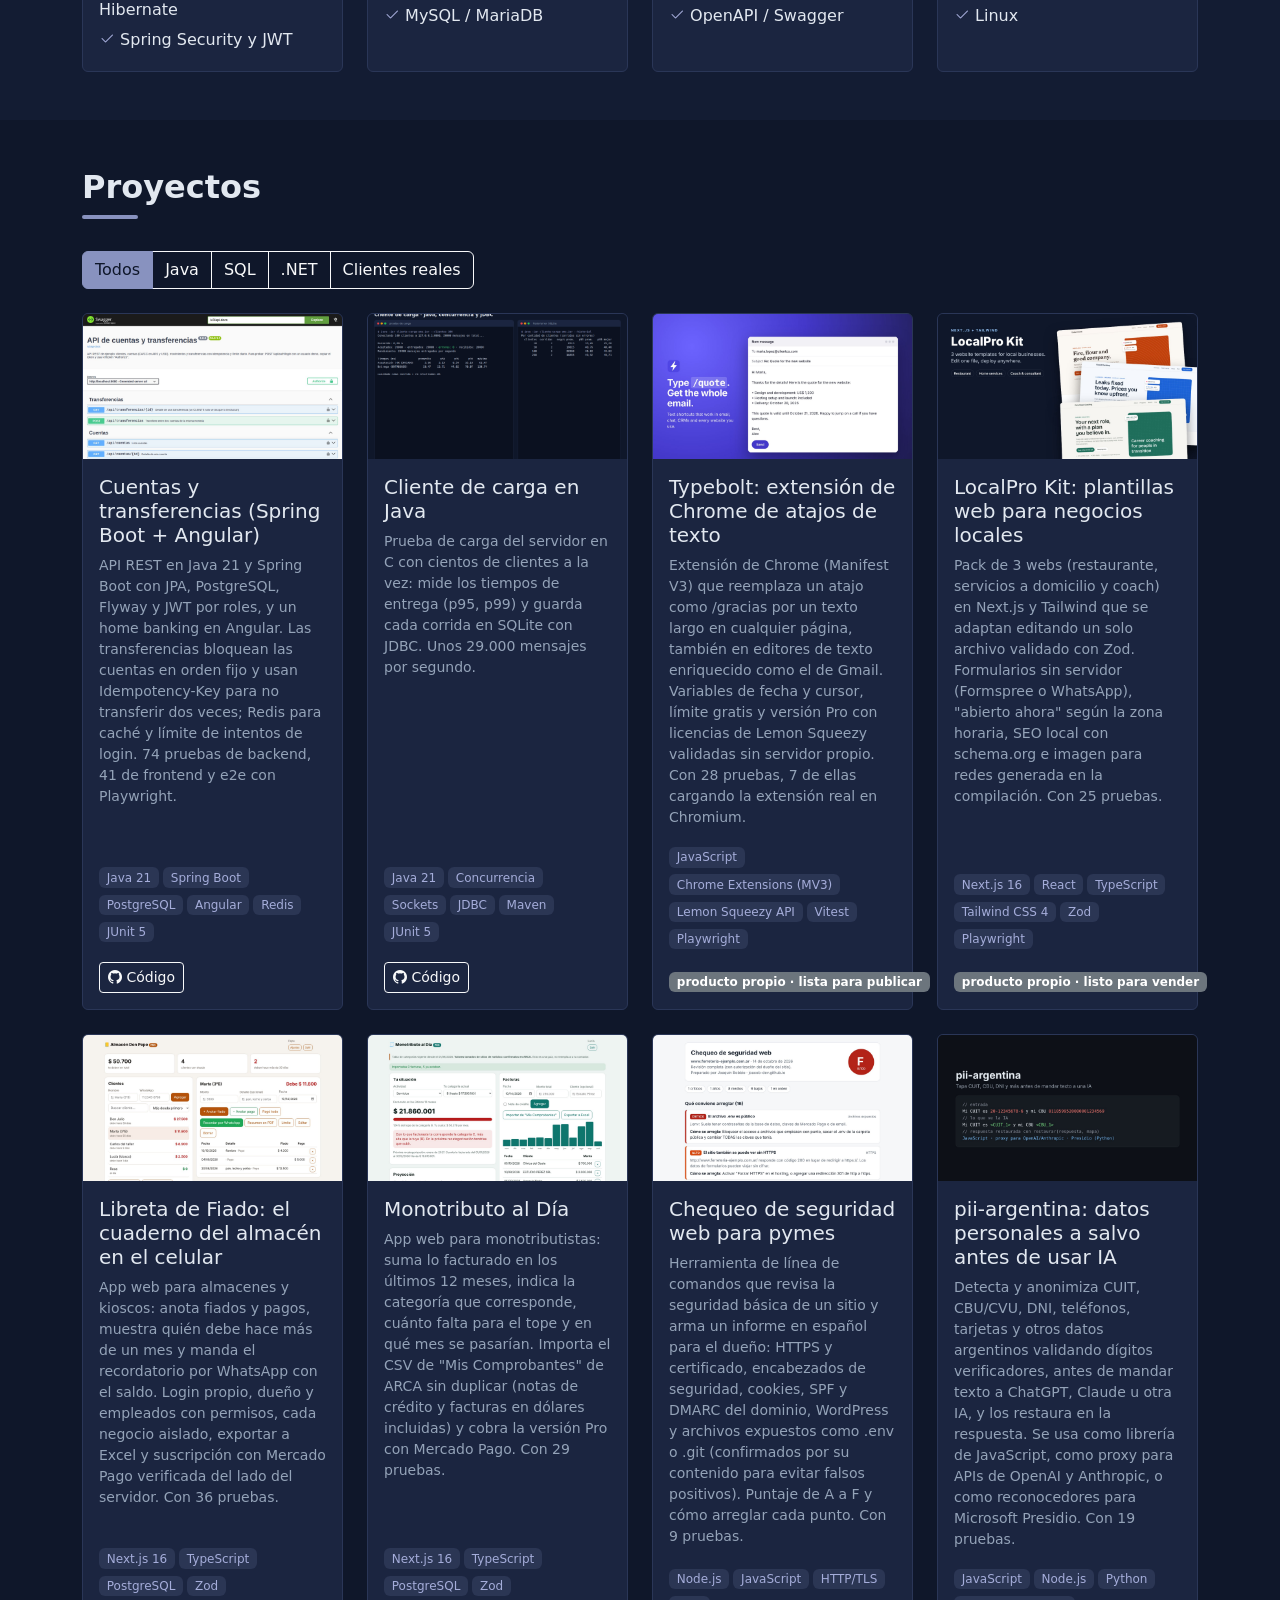
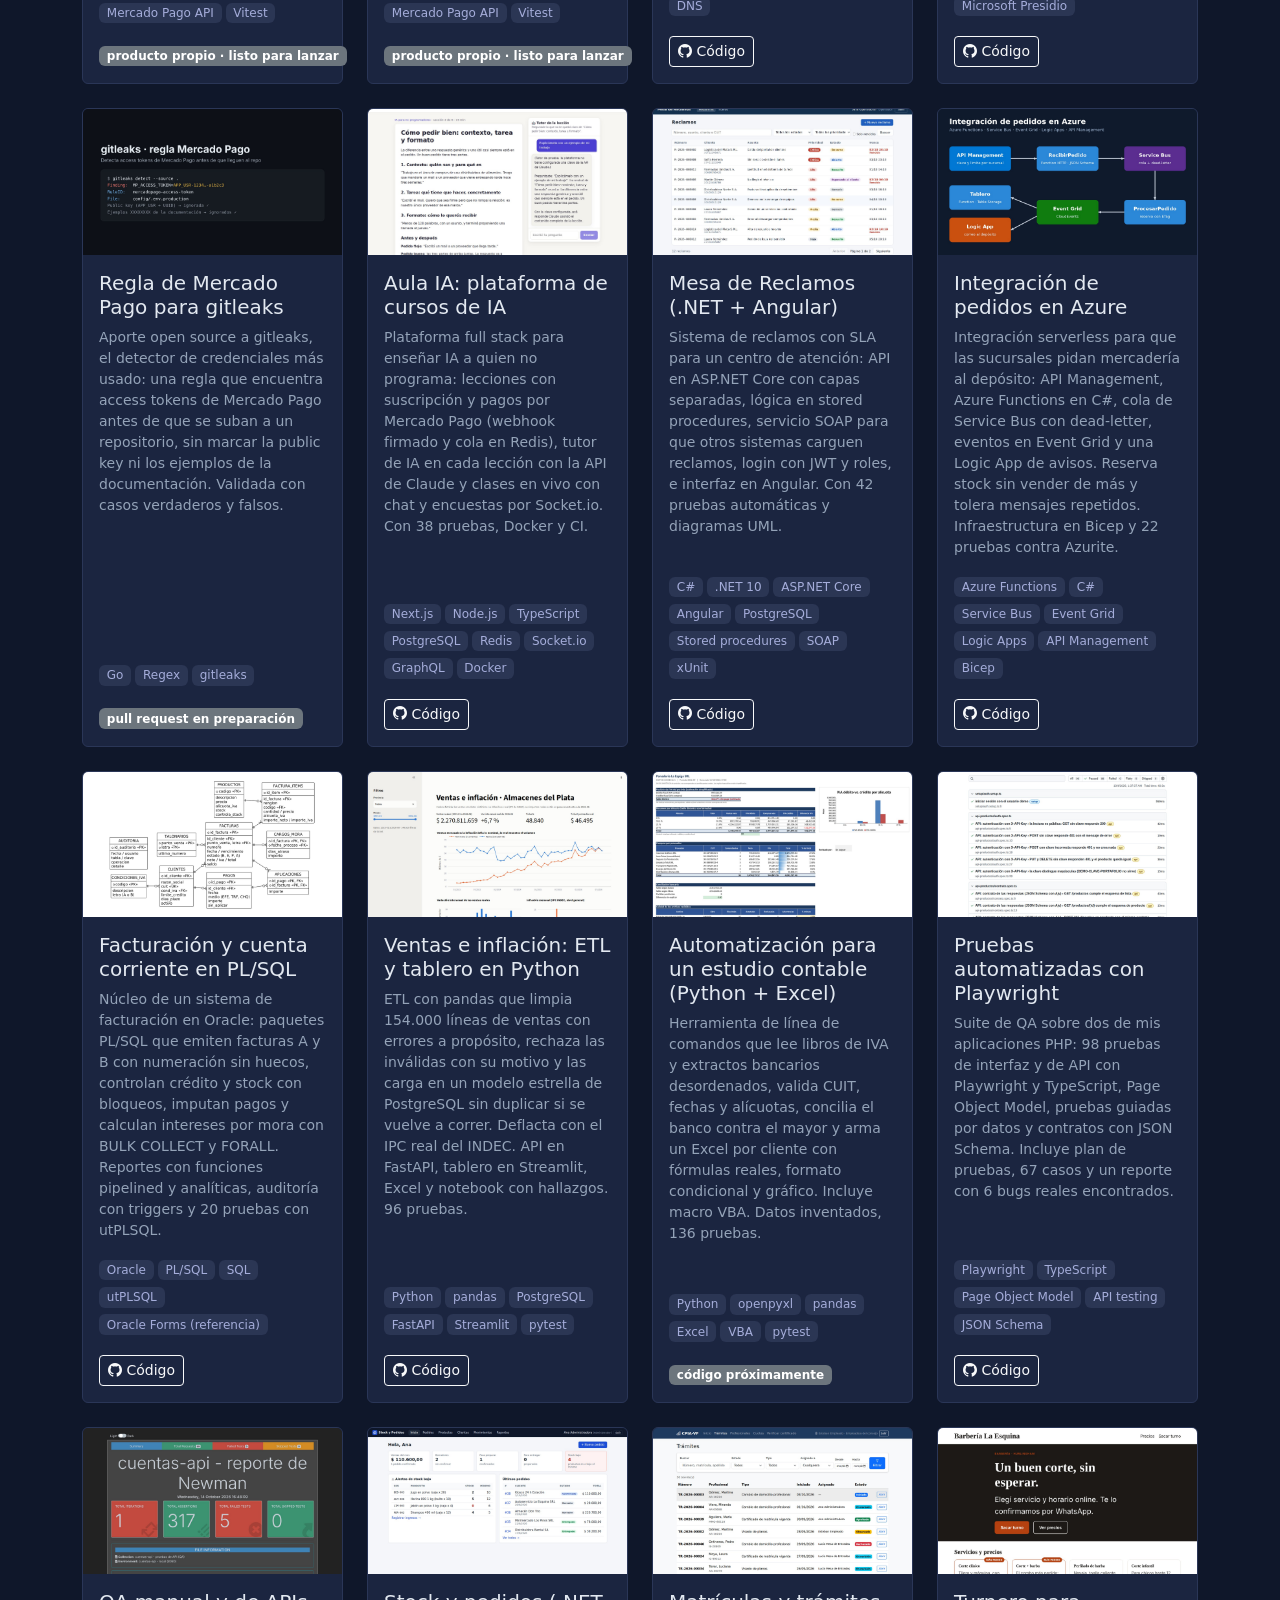
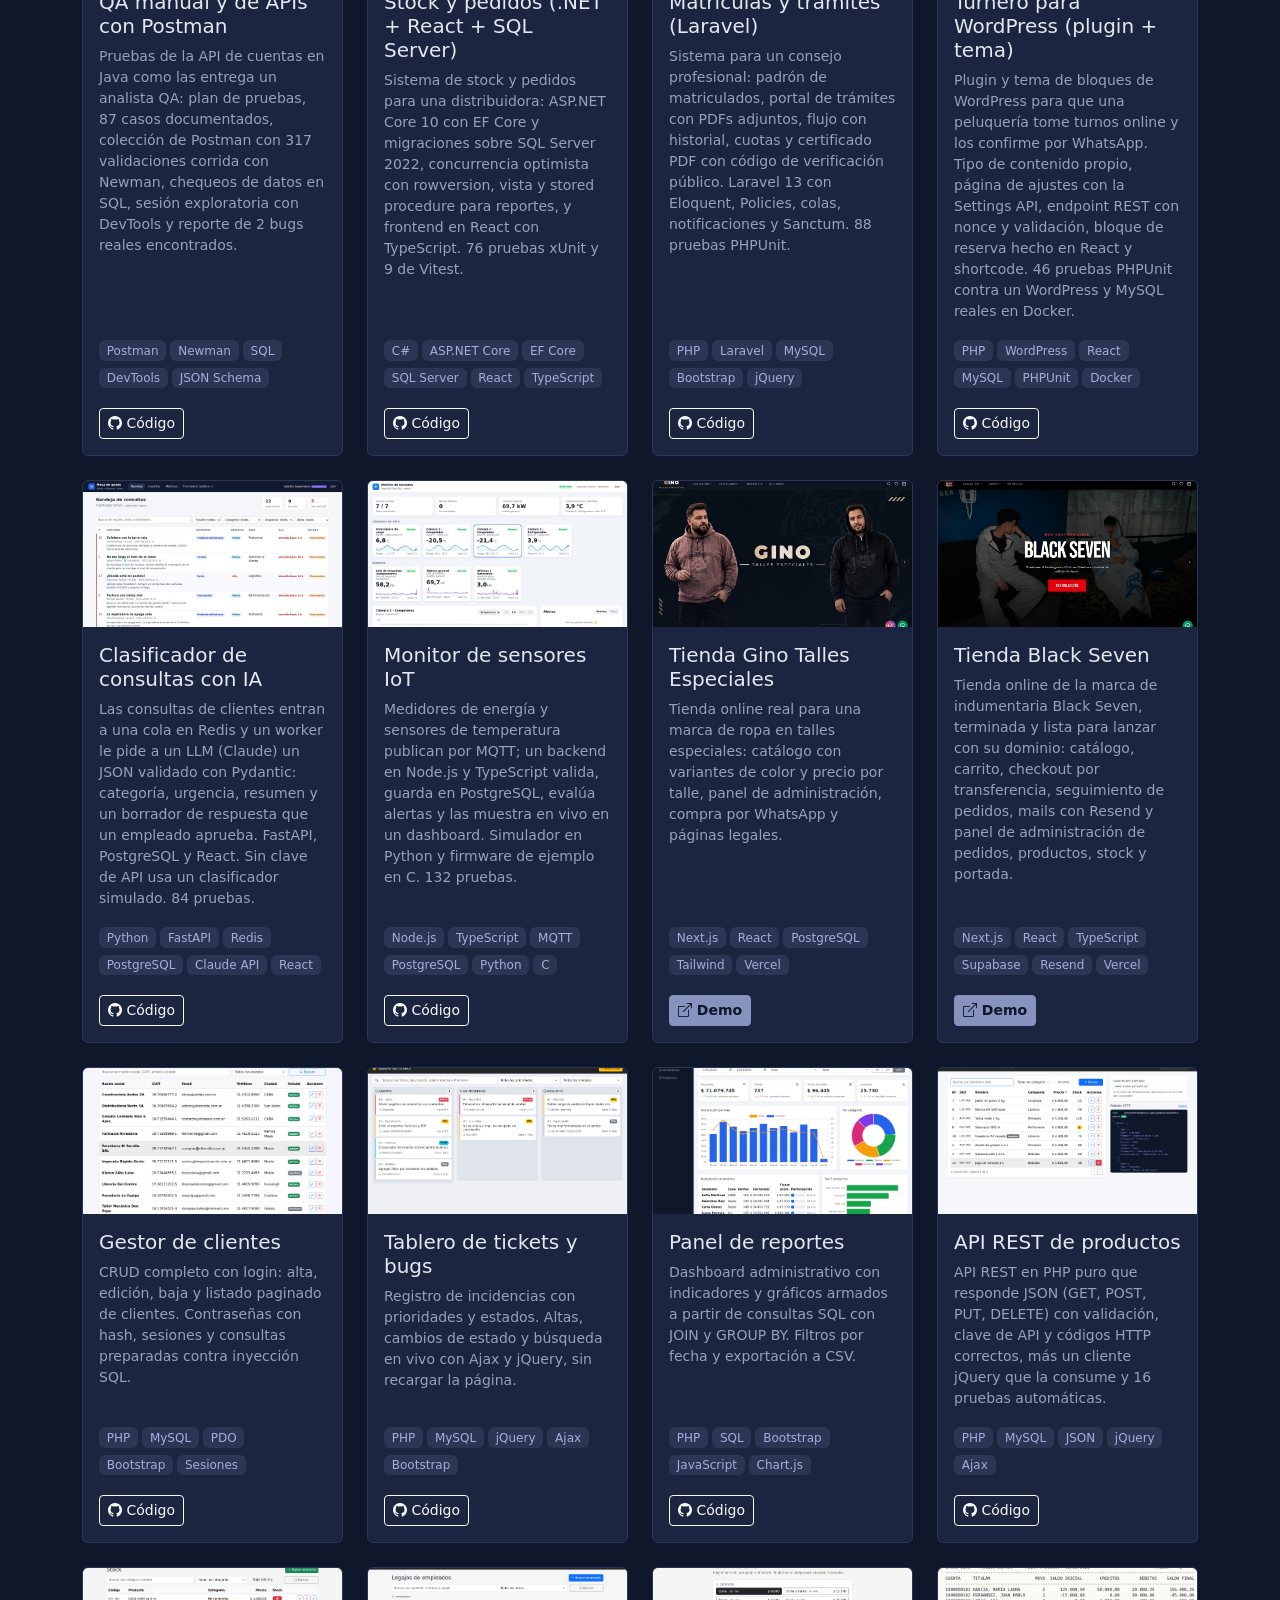
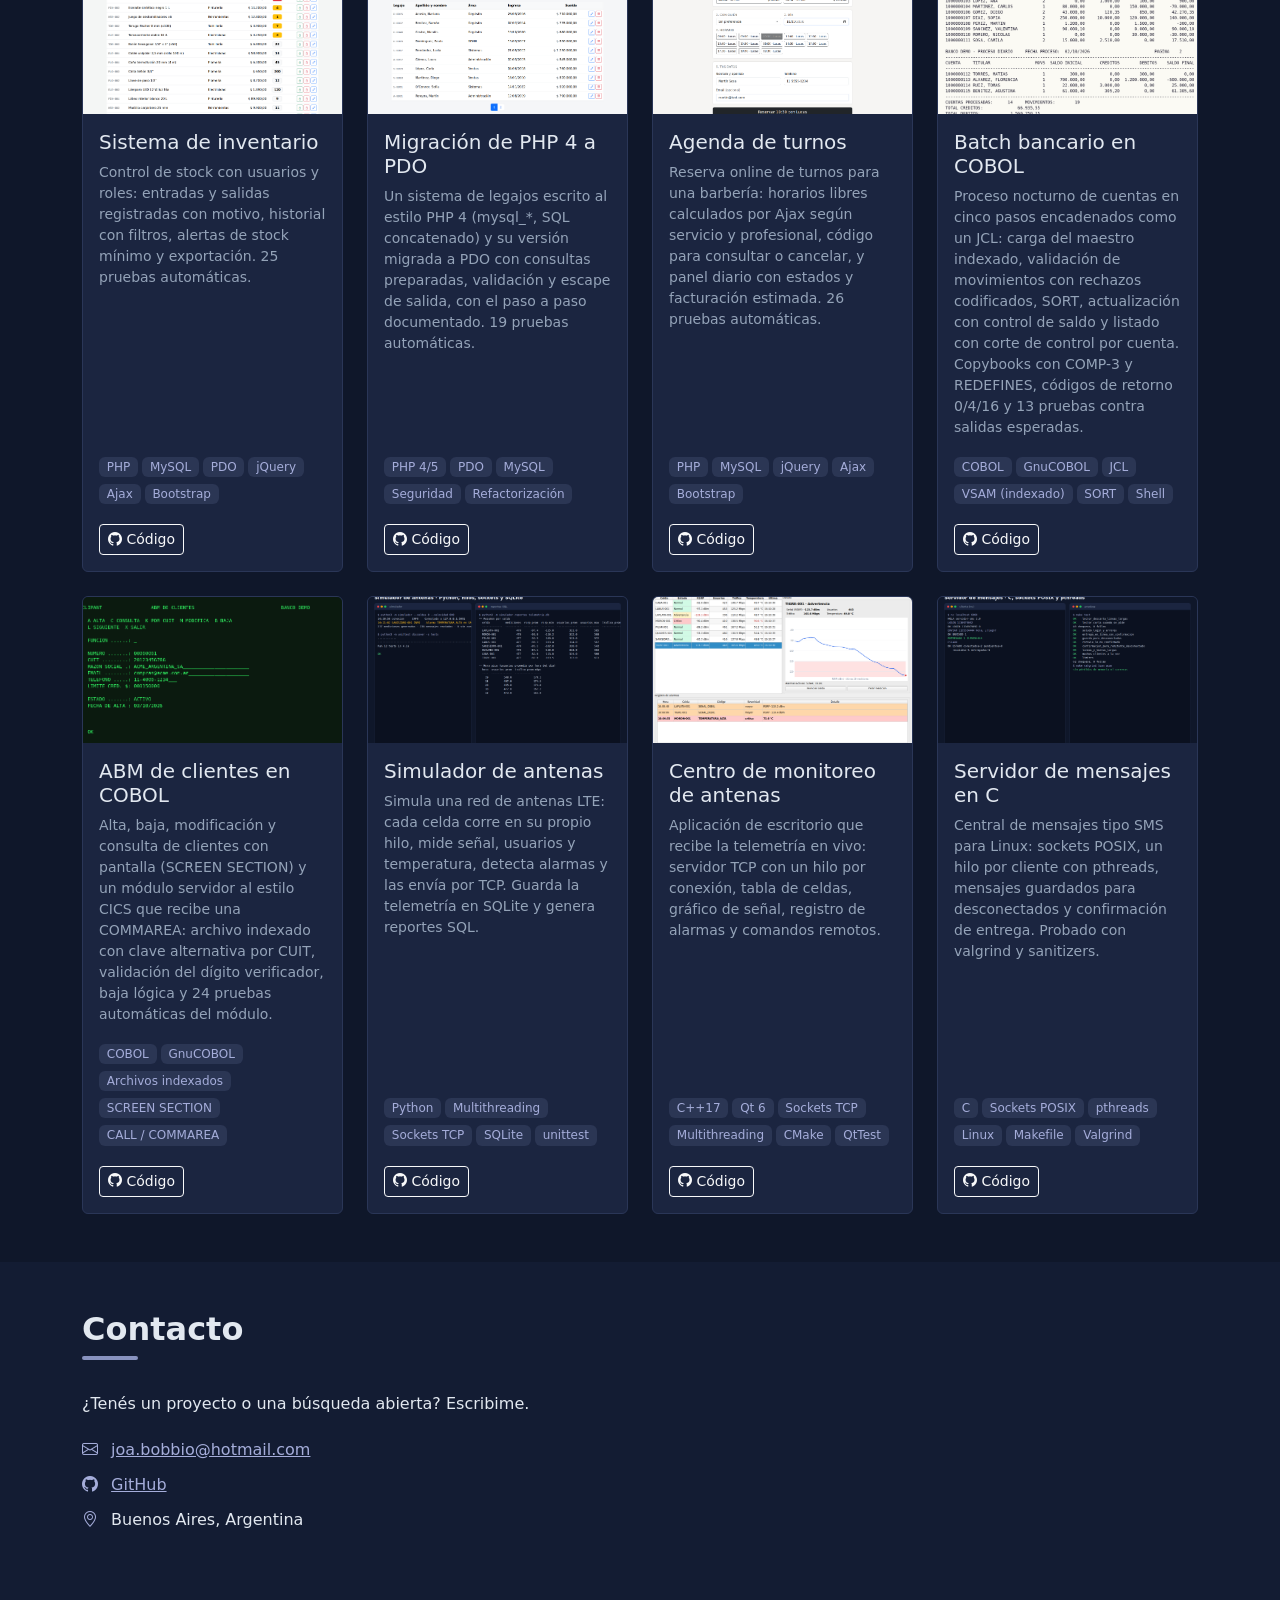
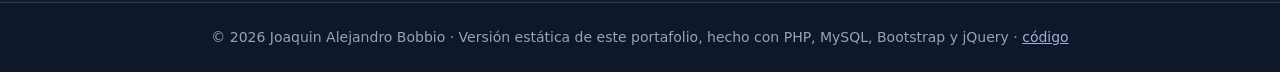
<file: enfoque-java.html>
<!DOCTYPE html>
<html lang="es">
<head>
    <meta charset="utf-8">
    <meta name="viewport" content="width=device-width, initial-scale=1">
    <title>Joaquin Alejandro Bobbio · Desarrollador Java · Spring Boot</title>
    <meta name="description" content="Programo desde 2023. Desarrollo APIs REST con Java y Spring Boot: JPA, PostgreSQL, seguridad con JWT y pruebas automáticas, cuidando la concurrencia y los errores claros.">
    <link rel="stylesheet" href="assets/vendor/bootstrap/bootstrap.min.css">
    <link rel="stylesheet" href="assets/vendor/bootstrap-icons/bootstrap-icons.min.css">
    <link rel="stylesheet" href="assets/css/estilos.css">
</head>
<body data-bs-spy="scroll" data-bs-target="#nav-principal" data-bs-offset="80">

<nav id="nav-principal" class="navbar navbar-expand-lg navbar-dark fixed-top">
    <div class="container">
        <a class="navbar-brand fw-bold" href="#inicio">&lt;Joaquin /&gt;</a>
        <button class="navbar-toggler" type="button" data-bs-toggle="collapse" data-bs-target="#menu" aria-controls="menu" aria-expanded="false" aria-label="Abrir menú">
            <span class="navbar-toggler-icon"></span>
        </button>
        <div class="collapse navbar-collapse" id="menu">
            <ul class="navbar-nav ms-auto">
                <li class="nav-item"><a class="nav-link" href="#sobre-mi">Sobre mí</a></li>
                <li class="nav-item"><a class="nav-link" href="#stack">Stack</a></li>
                <li class="nav-item"><a class="nav-link" href="#proyectos">Proyectos</a></li>
                <li class="nav-item"><a class="nav-link" href="#contacto">Contacto</a></li>
            </ul>
        </div>
    </div>
</nav>

<header id="inicio" class="hero d-flex align-items-center">
    <div class="container">
        <p class="text-acento mb-2 font-mono">&lt;?php echo "Hola, soy"; ?&gt;</p>
        <h1 class="display-4 fw-bold mb-3">Joaquin Alejandro Bobbio</h1>
        <h2 class="h3 text-secundario mb-4">Desarrollador Java · Spring Boot</h2>
        <p class="lead col-lg-7 mb-4">Programo desde 2023. Desarrollo APIs REST con Java y Spring Boot: JPA, PostgreSQL, seguridad con JWT y pruebas automáticas, cuidando la concurrencia y los errores claros.</p>
        <div class="d-flex flex-wrap gap-2">
            <a href="#proyectos" class="btn btn-acento btn-lg">Ver proyectos</a>
            <a href="assets/cv.pdf" class="btn btn-outline-light btn-lg" download><i class="bi bi-download"></i> Descargar CV</a>
        </div>
    </div>
</header>

<main>
    <section id="sobre-mi" class="py-5">
        <div class="container">
            <h2 class="titulo-seccion">Sobre mí</h2>
            <div class="row g-4 align-items-center">
                <div class="col-lg-8">
                                        <p>Desarrollo software desde 2023. En Java armé una API de cuentas y transferencias con Spring Boot: las transferencias bloquean las cuentas en un orden fijo para que no haya deadlocks, no se duplican si el cliente reintenta, y hay pruebas que lanzan 20 transferencias a la vez para comprobar que nunca se gasta de más.</p>
                                        <p>También programé en Java un cliente de carga con hilos y sockets, y trabajo con C, C++, Python, C# y PHP.</p>
                                        <p class="mb-0"><strong>Formación:</strong> Licenciatura en Programación, Universidad Nacional de Hurlingham (en curso)</p>
                </div>
                <div class="col-lg-4">
                    <div class="row g-3 text-center">
                        <div class="col-6"><div class="dato"><span class="dato-num">3+</span><span>años programando</span></div></div>
                        <div class="col-6"><div class="dato"><span class="dato-num" id="dato-proyectos">36</span><span>proyectos en el portafolio</span></div></div>
                        <div class="col-12"><div class="dato"><span class="dato-num"><i class="bi bi-geo-alt"></i></span><span>Buenos Aires, Argentina</span></div></div>
                    </div>
                </div>
            </div>
        </div>
    </section>

    <section id="stack" class="py-5 seccion-alt">
        <div class="container">
            <h2 class="titulo-seccion">Stack</h2>
            <div class="row g-4">
                                <div class="col-sm-6 col-lg-3">
                    <div class="card h-100 tarjeta">
                        <div class="card-body">
                            <h3 class="h5 text-acento">Backend</h3>
                            <ul class="list-unstyled mb-0">
                                                                <li><i class="bi bi-check2 text-acento"></i> Java 21</li>
                                                                <li><i class="bi bi-check2 text-acento"></i> Spring Boot 3</li>
                                                                <li><i class="bi bi-check2 text-acento"></i> Spring Data JPA / Hibernate</li>
                                                                <li><i class="bi bi-check2 text-acento"></i> Spring Security y JWT</li>
                                                            </ul>
                        </div>
                    </div>
                </div>
                                <div class="col-sm-6 col-lg-3">
                    <div class="card h-100 tarjeta">
                        <div class="card-body">
                            <h3 class="h5 text-acento">Base de datos</h3>
                            <ul class="list-unstyled mb-0">
                                                                <li><i class="bi bi-check2 text-acento"></i> PostgreSQL</li>
                                                                <li><i class="bi bi-check2 text-acento"></i> Flyway</li>
                                                                <li><i class="bi bi-check2 text-acento"></i> Transacciones y bloqueos</li>
                                                                <li><i class="bi bi-check2 text-acento"></i> MySQL / MariaDB</li>
                                                            </ul>
                        </div>
                    </div>
                </div>
                                <div class="col-sm-6 col-lg-3">
                    <div class="card h-100 tarjeta">
                        <div class="card-body">
                            <h3 class="h5 text-acento">Calidad</h3>
                            <ul class="list-unstyled mb-0">
                                                                <li><i class="bi bi-check2 text-acento"></i> JUnit 5 y Mockito</li>
                                                                <li><i class="bi bi-check2 text-acento"></i> MockMvc</li>
                                                                <li><i class="bi bi-check2 text-acento"></i> Pruebas de concurrencia</li>
                                                                <li><i class="bi bi-check2 text-acento"></i> OpenAPI / Swagger</li>
                                                            </ul>
                        </div>
                    </div>
                </div>
                                <div class="col-sm-6 col-lg-3">
                    <div class="card h-100 tarjeta">
                        <div class="card-body">
                            <h3 class="h5 text-acento">Herramientas</h3>
                            <ul class="list-unstyled mb-0">
                                                                <li><i class="bi bi-check2 text-acento"></i> Maven</li>
                                                                <li><i class="bi bi-check2 text-acento"></i> Git / GitHub</li>
                                                                <li><i class="bi bi-check2 text-acento"></i> Docker (escrito)</li>
                                                                <li><i class="bi bi-check2 text-acento"></i> Linux</li>
                                                            </ul>
                        </div>
                    </div>
                </div>
                            </div>
        </div>
    </section>

    <section id="proyectos" class="py-5">
        <div class="container">
            <h2 class="titulo-seccion">Proyectos</h2>
            <div class="btn-group flex-wrap mb-4" role="group" aria-label="Filtrar proyectos" id="filtros" data-enfoque="java">
                                <button type="button" class="btn btn-outline-light active" data-etiqueta="todos">Todos</button>
                                <button type="button" class="btn btn-outline-light" data-etiqueta="java">Java</button>
                                <button type="button" class="btn btn-outline-light" data-etiqueta="sql">SQL</button>
                                <button type="button" class="btn btn-outline-light" data-etiqueta="dotnet">.NET</button>
                                <button type="button" class="btn btn-outline-light" data-etiqueta="real">Clientes reales</button>
                            </div>
            <div class="row g-4" id="lista-proyectos">
                <div class="col-12 text-center py-5" id="cargando">
                    <div class="spinner-border text-light" role="status"><span class="visually-hidden">Cargando…</span></div>
                </div>
            </div>
        </div>
    </section>

    <section id="contacto" class="py-5 seccion-alt">
        <div class="container">
            <h2 class="titulo-seccion">Contacto</h2>
            <div class="row g-4 g-lg-5">
                <div class="col-lg-8">
                    <p>¿Tenés un proyecto o una búsqueda abierta? Escribime.</p>
                    <ul class="list-unstyled contacto-links">
                        <li><i class="bi bi-envelope"></i> <a href="mailto:joa.bobbio@hotmail.com">joa.bobbio@hotmail.com</a></li>
                        <li><i class="bi bi-github"></i> <a href="https://github.com/JoacoB-dev" target="_blank" rel="noopener">GitHub</a></li>
                        <li><i class="bi bi-geo-alt"></i> Buenos Aires, Argentina</li>
                    </ul>
                </div>
            </div>
        </div>
    </section>
</main>

<footer class="py-4 text-center small text-secundario">
    &copy; 2026 Joaquin Alejandro Bobbio · Versión estática de este portafolio, hecho con PHP, MySQL, Bootstrap y jQuery · <a href="https://github.com/JoacoB-dev/portafolio" target="_blank" rel="noopener">código</a>
</footer>

<script src="assets/vendor/jquery/jquery.min.js"></script>
<script src="assets/vendor/bootstrap/bootstrap.bundle.min.js"></script>
<script src="assets/js/datos-estaticos.js"></script>
<script src="assets/js/main.js"></script>
</body>
</html>
</file>
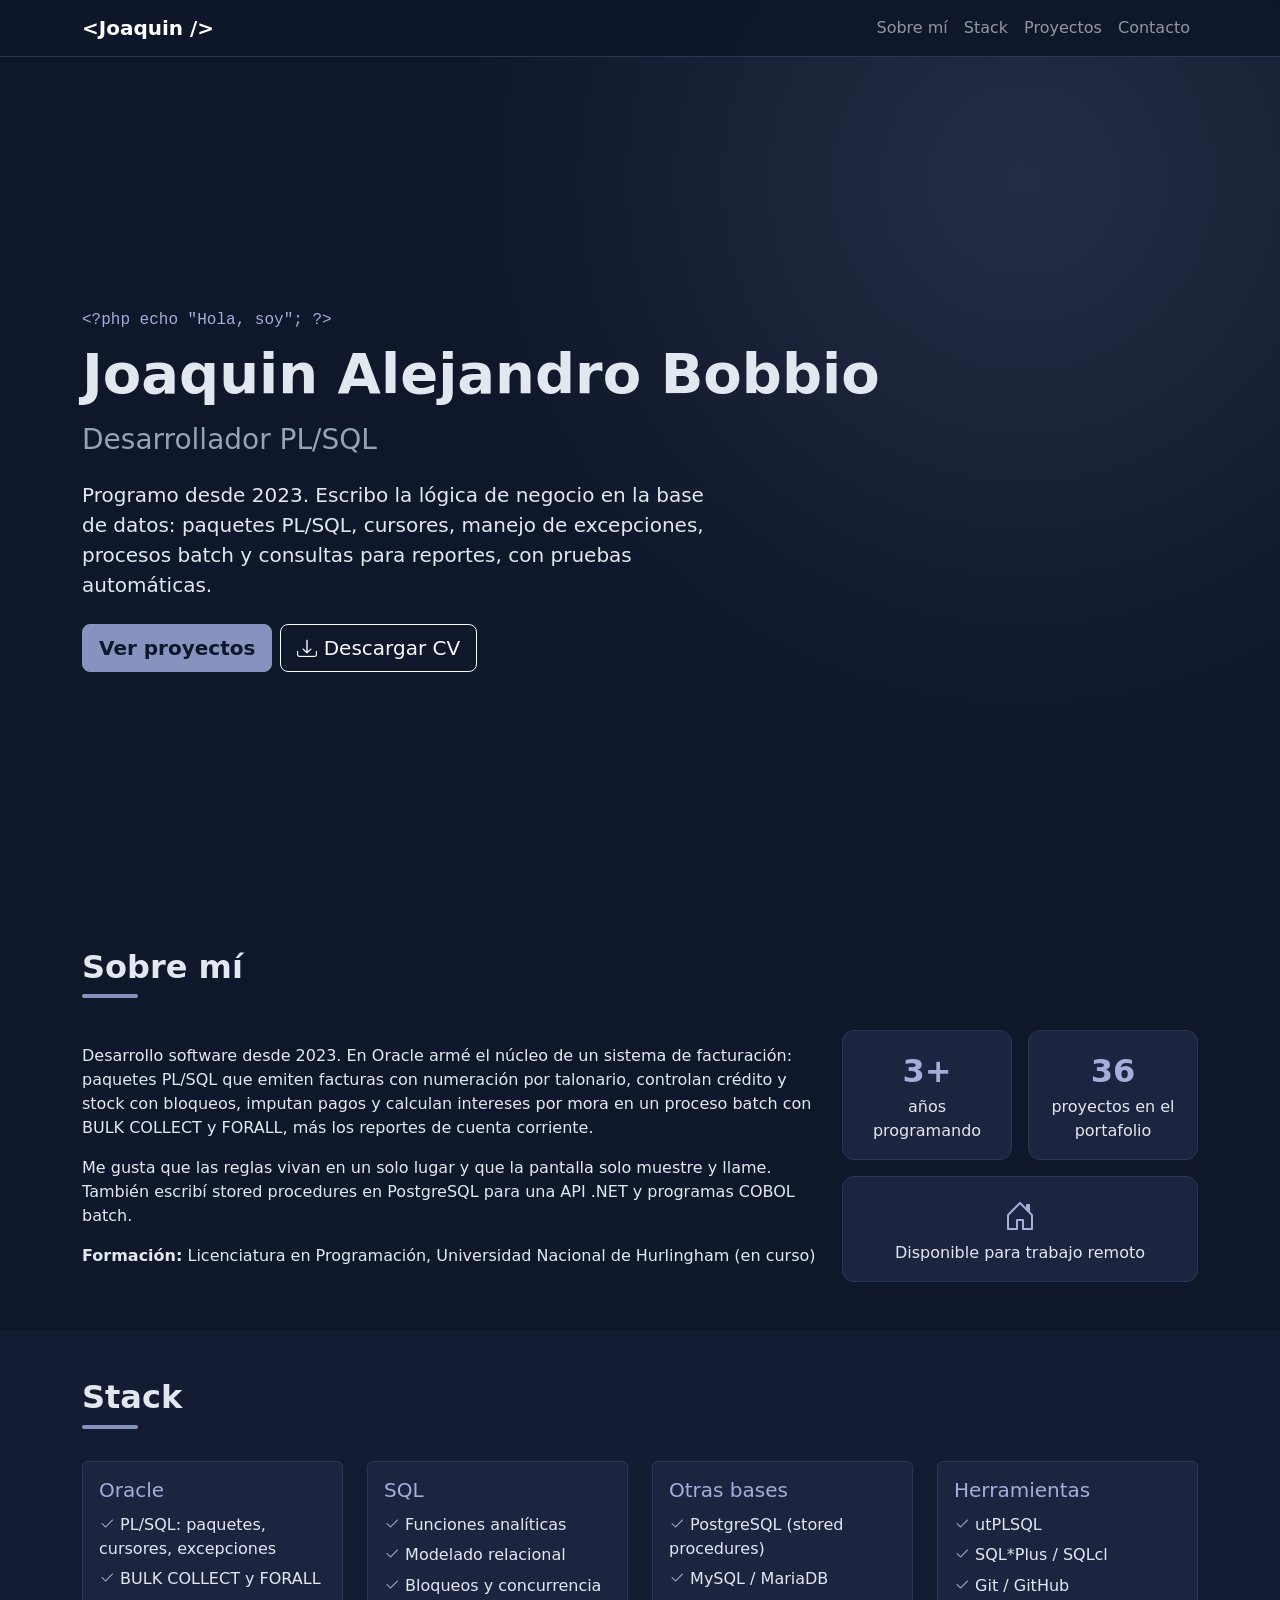
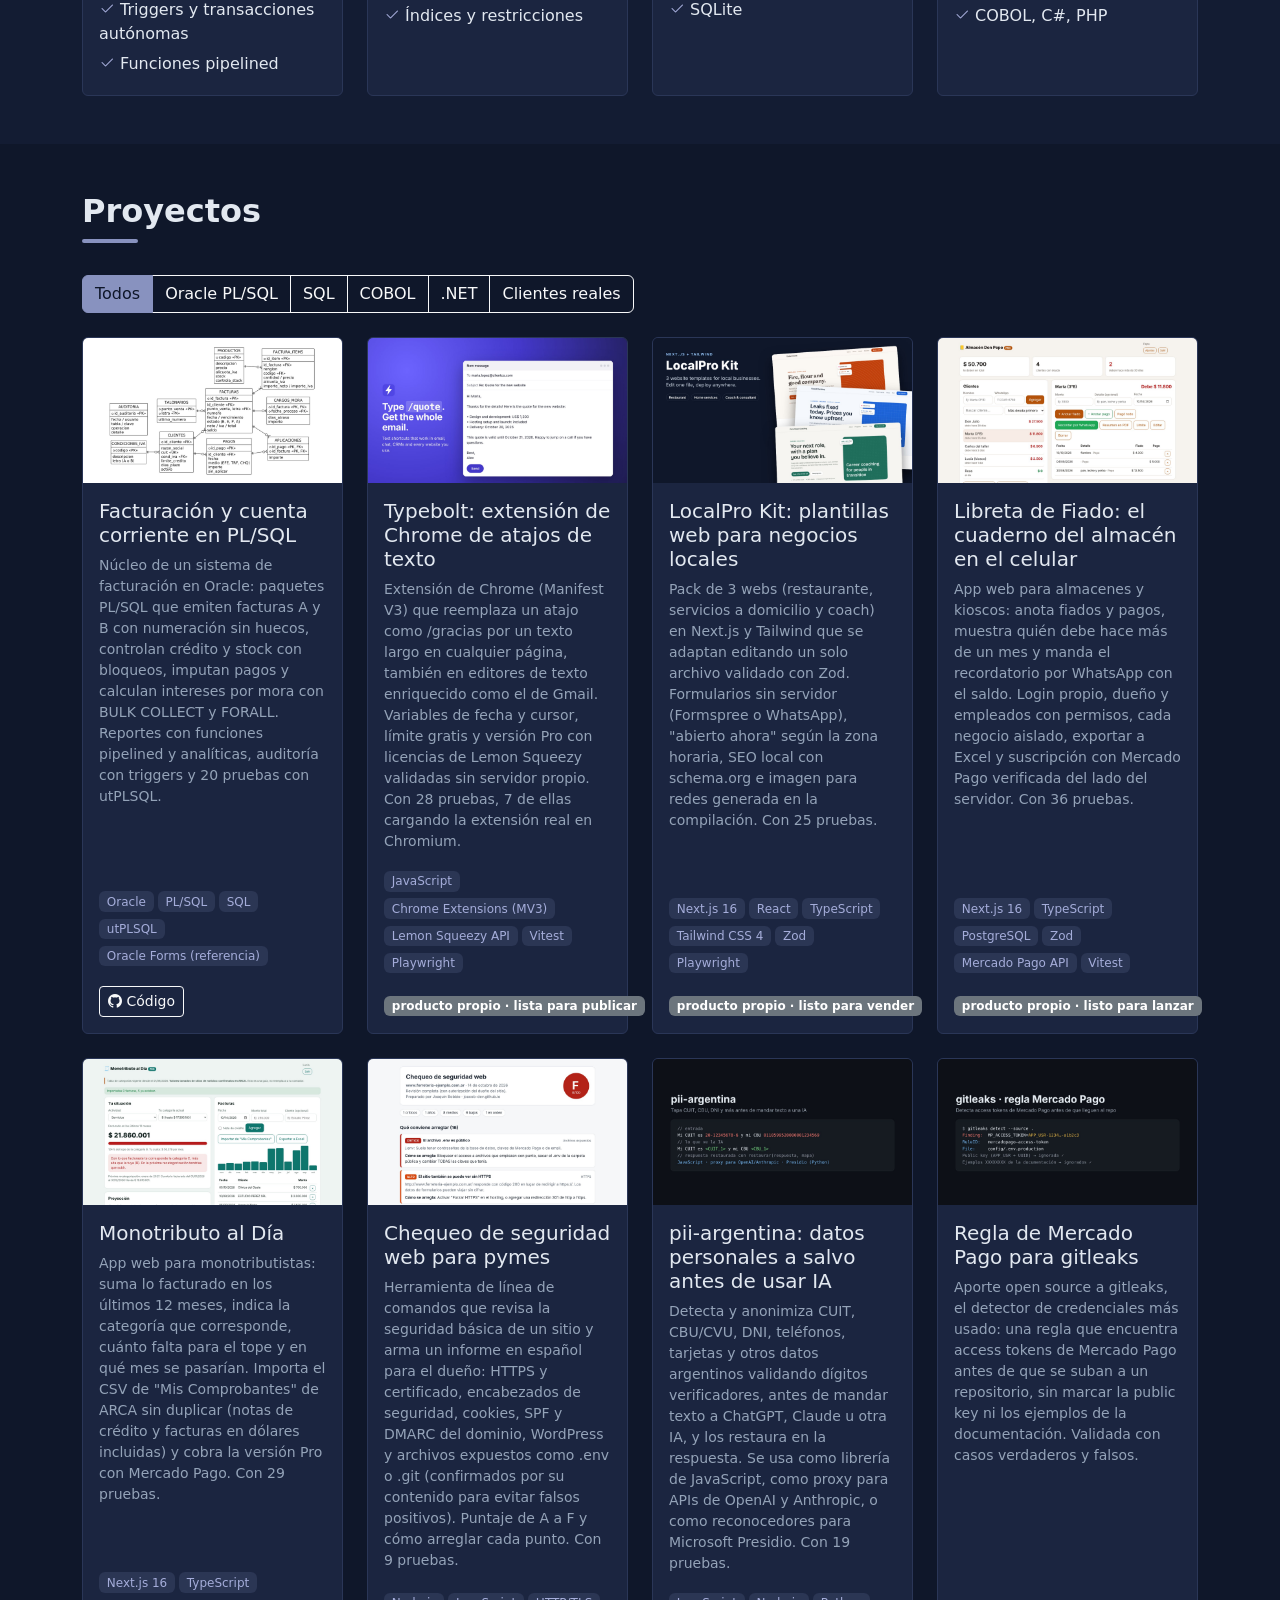
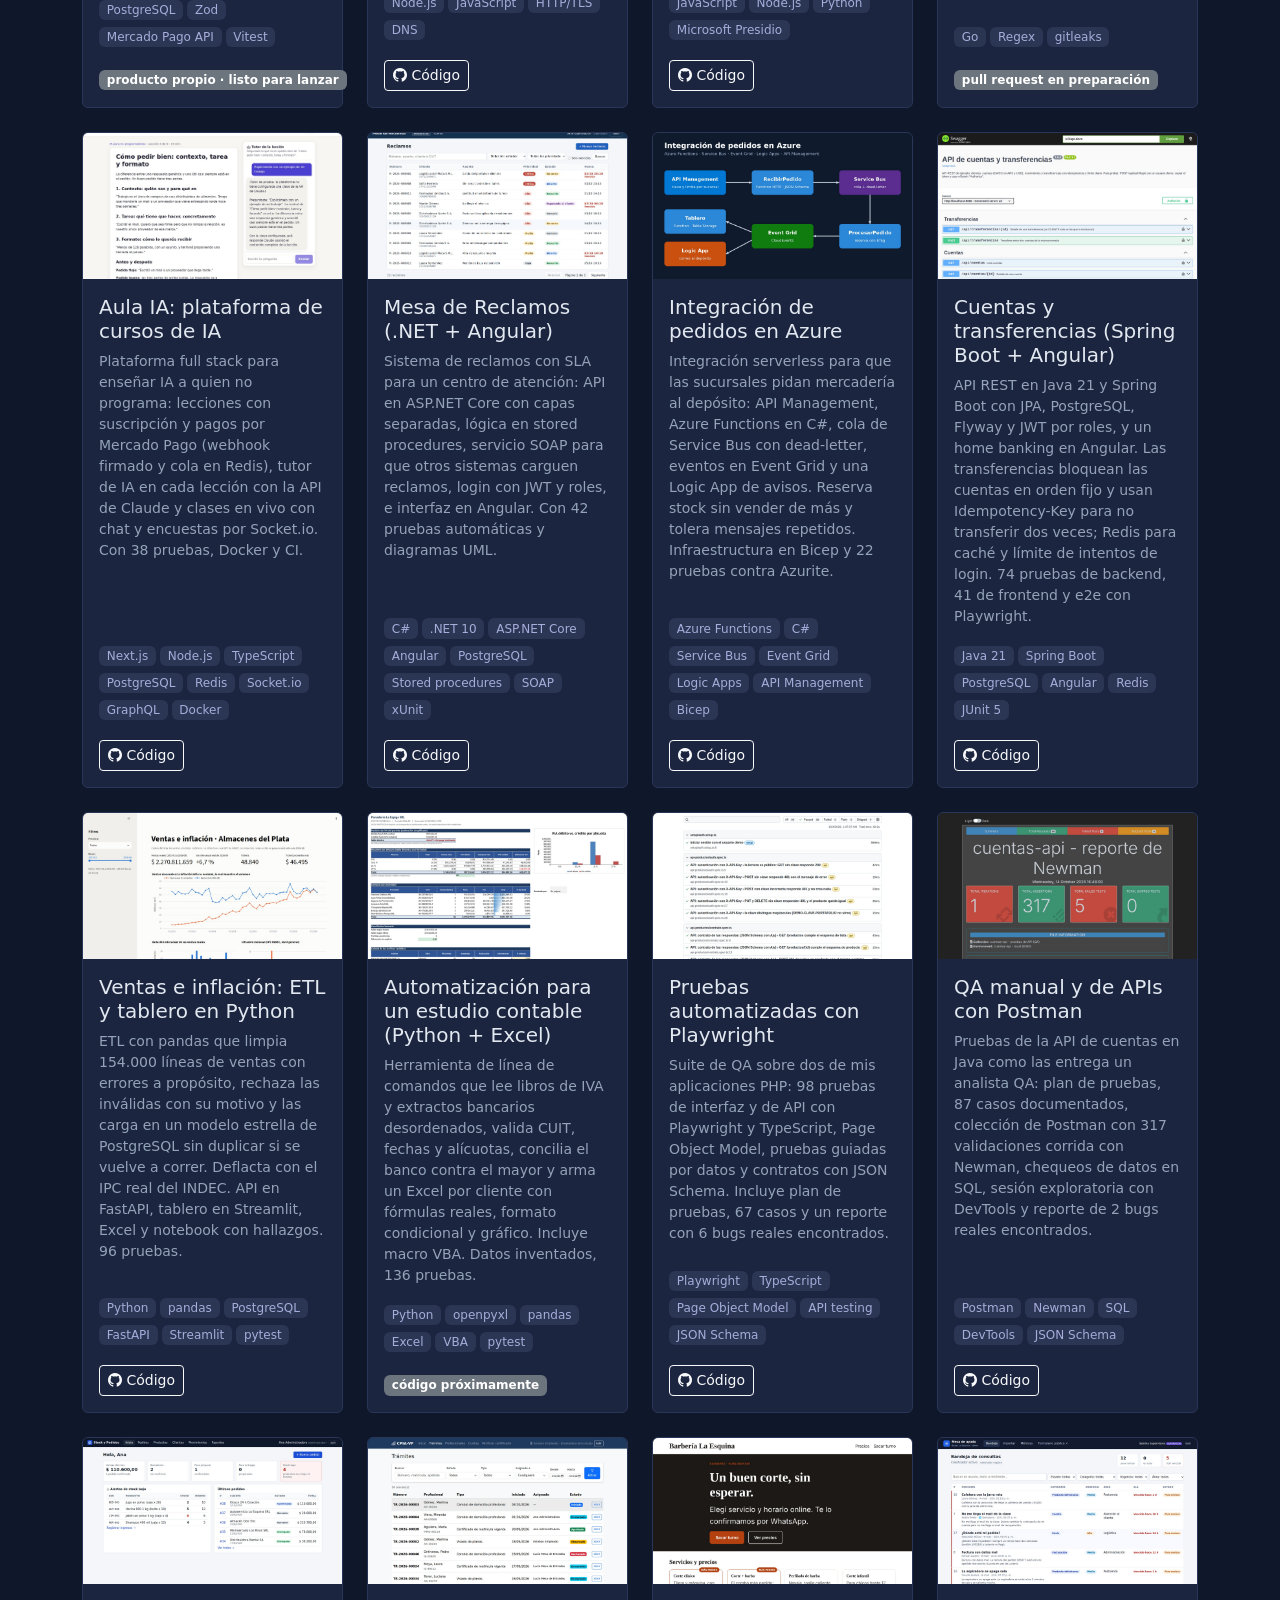
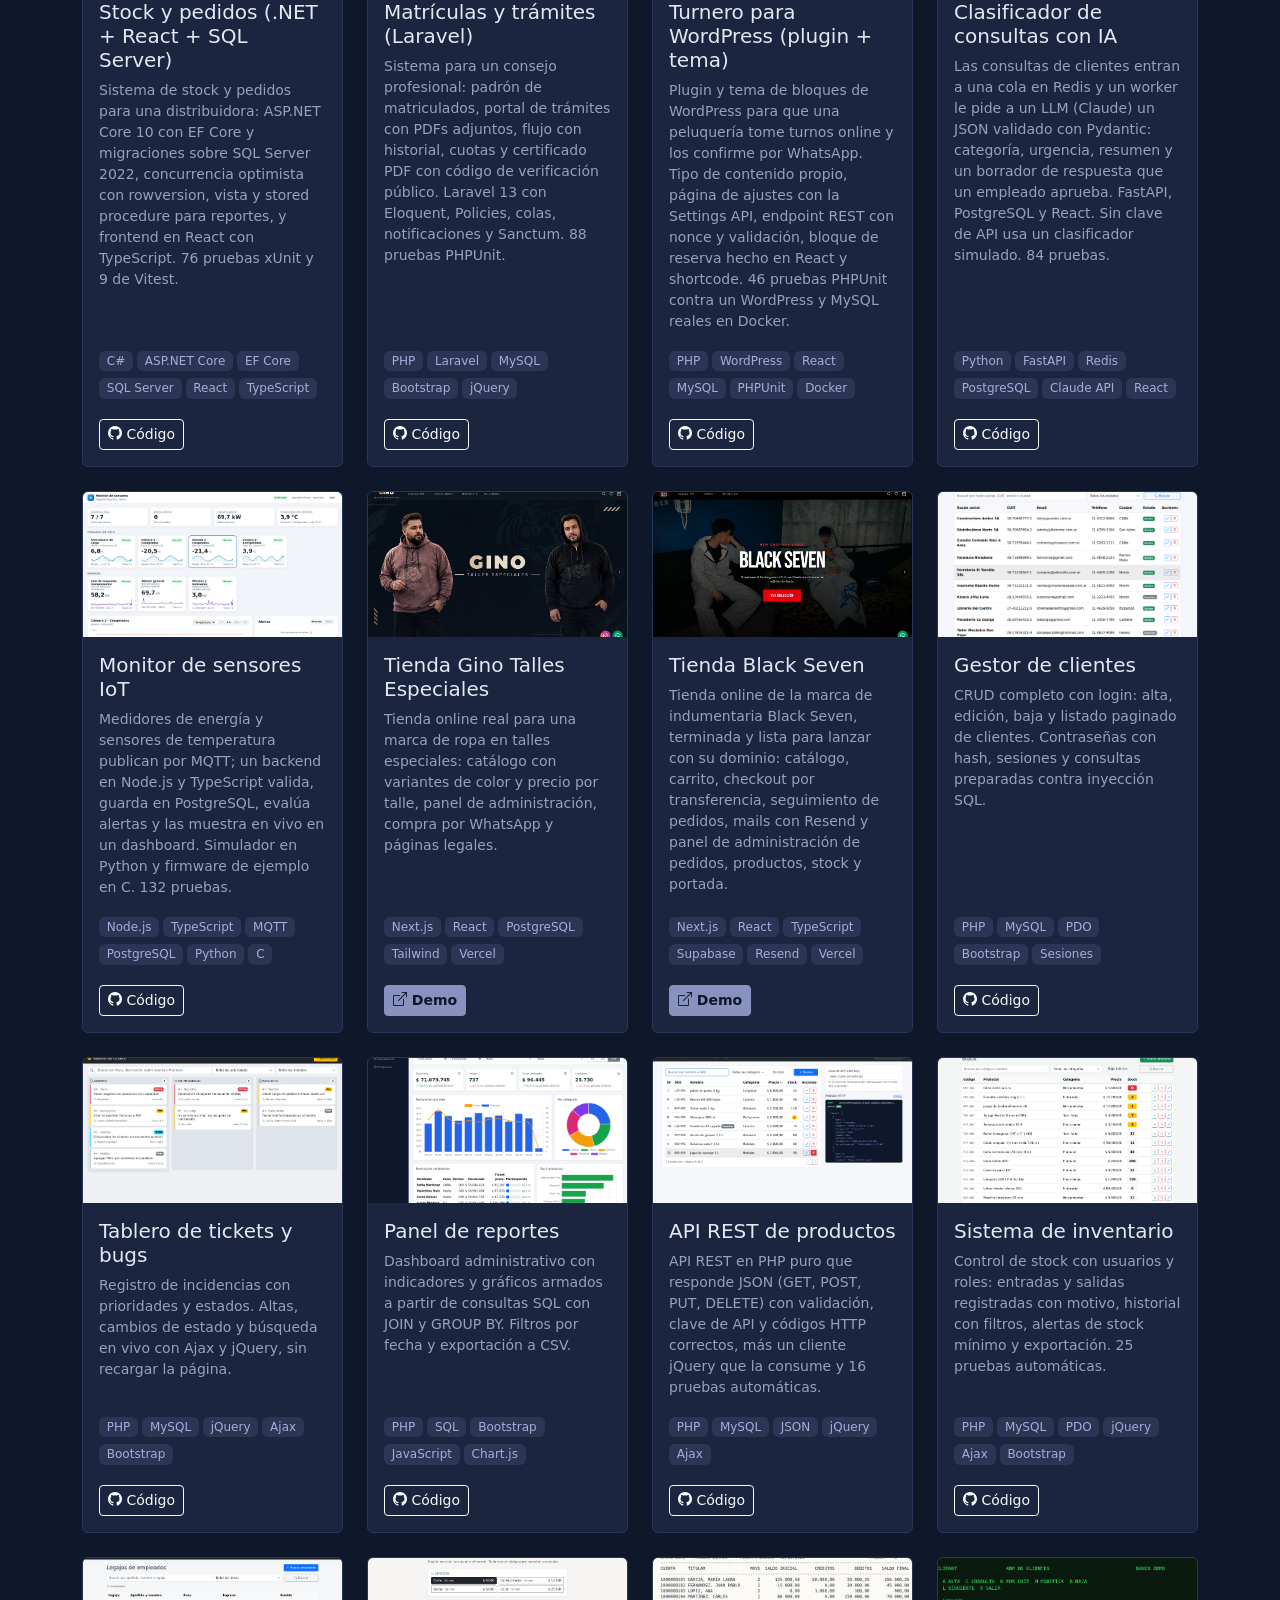
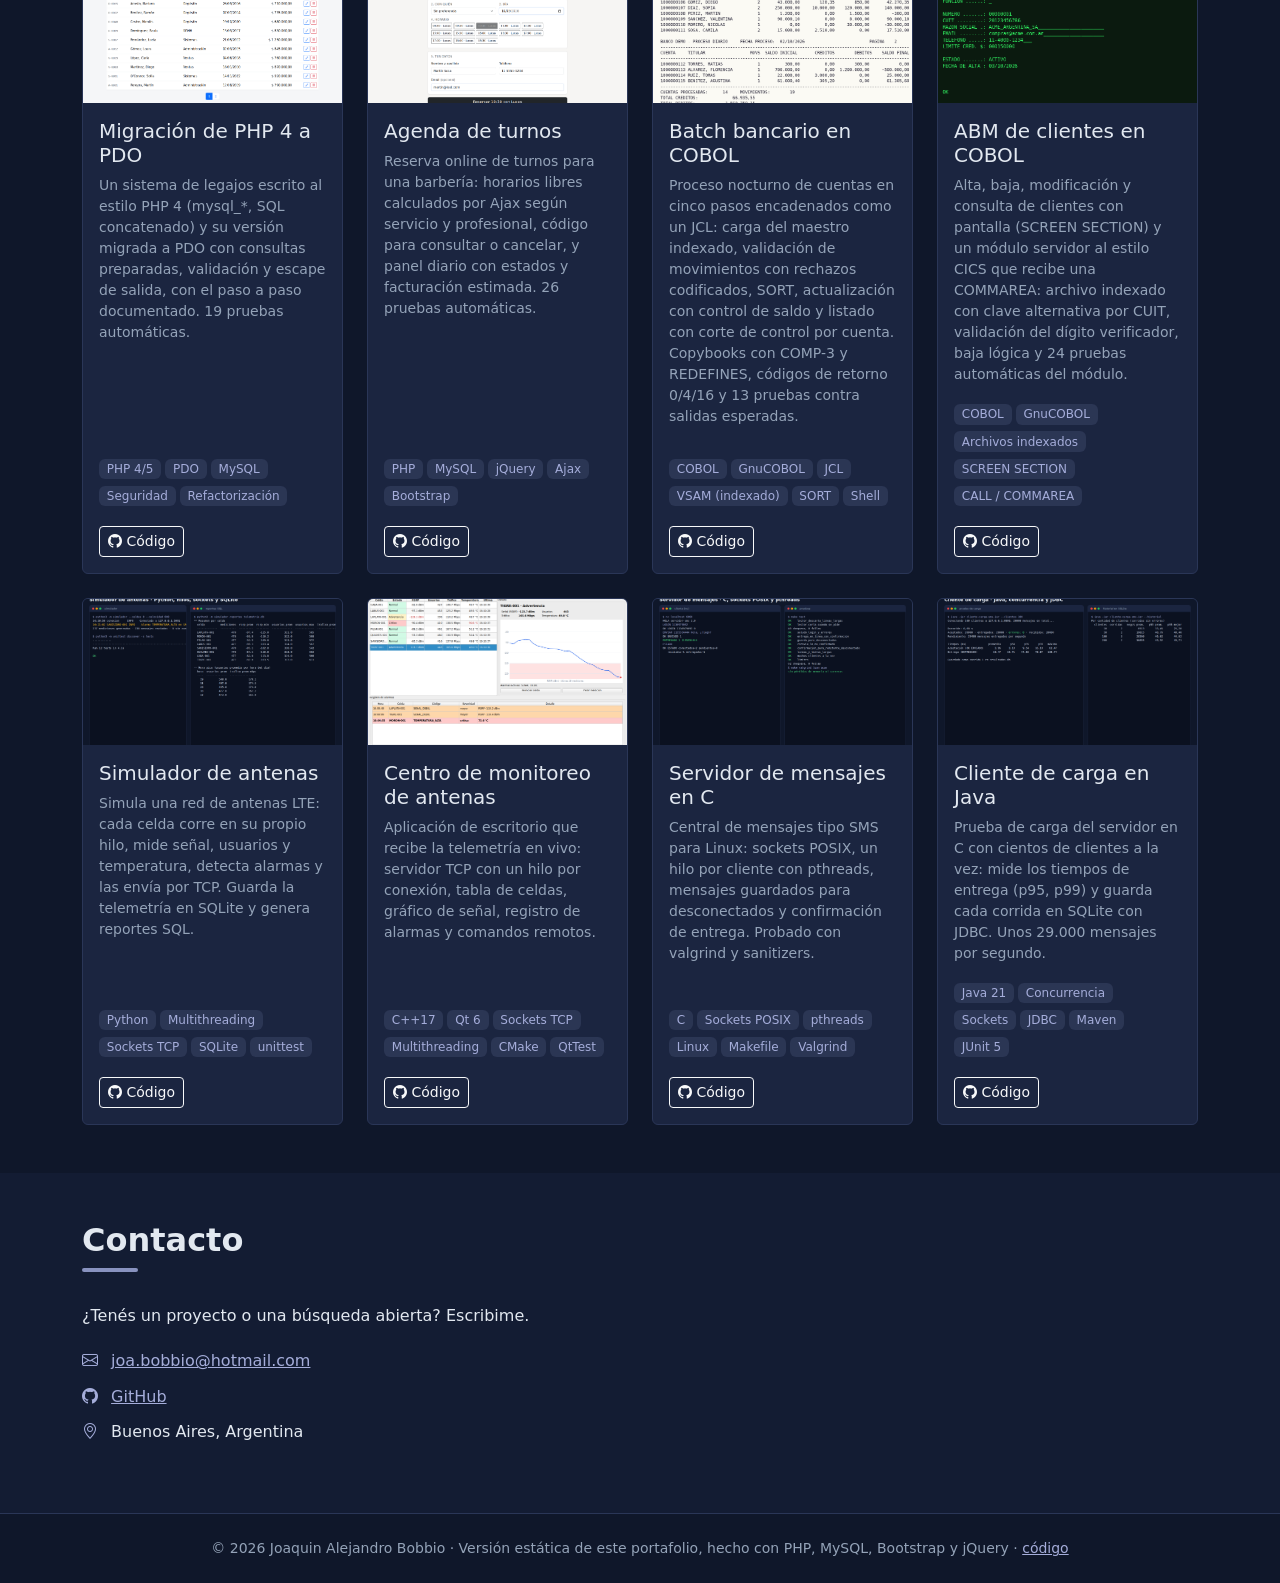
<file: enfoque-oracle.html>
<!DOCTYPE html>
<html lang="es">
<head>
    <meta charset="utf-8">
    <meta name="viewport" content="width=device-width, initial-scale=1">
    <title>Joaquin Alejandro Bobbio · Desarrollador PL/SQL</title>
    <meta name="description" content="Programo desde 2023. Escribo la lógica de negocio en la base de datos: paquetes PL/SQL, cursores, manejo de excepciones, procesos batch y consultas para reportes, con pruebas automáticas.">
    <link rel="stylesheet" href="assets/vendor/bootstrap/bootstrap.min.css">
    <link rel="stylesheet" href="assets/vendor/bootstrap-icons/bootstrap-icons.min.css">
    <link rel="stylesheet" href="assets/css/estilos.css">
</head>
<body data-bs-spy="scroll" data-bs-target="#nav-principal" data-bs-offset="80">

<nav id="nav-principal" class="navbar navbar-expand-lg navbar-dark fixed-top">
    <div class="container">
        <a class="navbar-brand fw-bold" href="#inicio">&lt;Joaquin /&gt;</a>
        <button class="navbar-toggler" type="button" data-bs-toggle="collapse" data-bs-target="#menu" aria-controls="menu" aria-expanded="false" aria-label="Abrir menú">
            <span class="navbar-toggler-icon"></span>
        </button>
        <div class="collapse navbar-collapse" id="menu">
            <ul class="navbar-nav ms-auto">
                <li class="nav-item"><a class="nav-link" href="#sobre-mi">Sobre mí</a></li>
                <li class="nav-item"><a class="nav-link" href="#stack">Stack</a></li>
                <li class="nav-item"><a class="nav-link" href="#proyectos">Proyectos</a></li>
                <li class="nav-item"><a class="nav-link" href="#contacto">Contacto</a></li>
            </ul>
        </div>
    </div>
</nav>

<header id="inicio" class="hero d-flex align-items-center">
    <div class="container">
        <p class="text-acento mb-2 font-mono">&lt;?php echo "Hola, soy"; ?&gt;</p>
        <h1 class="display-4 fw-bold mb-3">Joaquin Alejandro Bobbio</h1>
        <h2 class="h3 text-secundario mb-4">Desarrollador PL/SQL</h2>
        <p class="lead col-lg-7 mb-4">Programo desde 2023. Escribo la lógica de negocio en la base de datos: paquetes PL/SQL, cursores, manejo de excepciones, procesos batch y consultas para reportes, con pruebas automáticas.</p>
        <div class="d-flex flex-wrap gap-2">
            <a href="#proyectos" class="btn btn-acento btn-lg">Ver proyectos</a>
            <a href="assets/cv.pdf" class="btn btn-outline-light btn-lg" download><i class="bi bi-download"></i> Descargar CV</a>
        </div>
    </div>
</header>

<main>
    <section id="sobre-mi" class="py-5">
        <div class="container">
            <h2 class="titulo-seccion">Sobre mí</h2>
            <div class="row g-4 align-items-center">
                <div class="col-lg-8">
                                        <p>Desarrollo software desde 2023. En Oracle armé el núcleo de un sistema de facturación: paquetes PL/SQL que emiten facturas con numeración por talonario, controlan crédito y stock con bloqueos, imputan pagos y calculan intereses por mora en un proceso batch con BULK COLLECT y FORALL, más los reportes de cuenta corriente.</p>
                                        <p>Me gusta que las reglas vivan en un solo lugar y que la pantalla solo muestre y llame. También escribí stored procedures en PostgreSQL para una API .NET y programas COBOL batch.</p>
                                        <p class="mb-0"><strong>Formación:</strong> Licenciatura en Programación, Universidad Nacional de Hurlingham (en curso)</p>
                </div>
                <div class="col-lg-4">
                    <div class="row g-3 text-center">
                        <div class="col-6"><div class="dato"><span class="dato-num">3+</span><span>años programando</span></div></div>
                        <div class="col-6"><div class="dato"><span class="dato-num" id="dato-proyectos">36</span><span>proyectos en el portafolio</span></div></div>
                        <div class="col-12"><div class="dato"><span class="dato-num"><i class="bi bi-house-door"></i></span><span>Disponible para trabajo remoto</span></div></div>
                    </div>
                </div>
            </div>
        </div>
    </section>

    <section id="stack" class="py-5 seccion-alt">
        <div class="container">
            <h2 class="titulo-seccion">Stack</h2>
            <div class="row g-4">
                                <div class="col-sm-6 col-lg-3">
                    <div class="card h-100 tarjeta">
                        <div class="card-body">
                            <h3 class="h5 text-acento">Oracle</h3>
                            <ul class="list-unstyled mb-0">
                                                                <li><i class="bi bi-check2 text-acento"></i> PL/SQL: paquetes, cursores, excepciones</li>
                                                                <li><i class="bi bi-check2 text-acento"></i> BULK COLLECT y FORALL</li>
                                                                <li><i class="bi bi-check2 text-acento"></i> Triggers y transacciones autónomas</li>
                                                                <li><i class="bi bi-check2 text-acento"></i> Funciones pipelined</li>
                                                            </ul>
                        </div>
                    </div>
                </div>
                                <div class="col-sm-6 col-lg-3">
                    <div class="card h-100 tarjeta">
                        <div class="card-body">
                            <h3 class="h5 text-acento">SQL</h3>
                            <ul class="list-unstyled mb-0">
                                                                <li><i class="bi bi-check2 text-acento"></i> Funciones analíticas</li>
                                                                <li><i class="bi bi-check2 text-acento"></i> Modelado relacional</li>
                                                                <li><i class="bi bi-check2 text-acento"></i> Bloqueos y concurrencia</li>
                                                                <li><i class="bi bi-check2 text-acento"></i> Índices y restricciones</li>
                                                            </ul>
                        </div>
                    </div>
                </div>
                                <div class="col-sm-6 col-lg-3">
                    <div class="card h-100 tarjeta">
                        <div class="card-body">
                            <h3 class="h5 text-acento">Otras bases</h3>
                            <ul class="list-unstyled mb-0">
                                                                <li><i class="bi bi-check2 text-acento"></i> PostgreSQL (stored procedures)</li>
                                                                <li><i class="bi bi-check2 text-acento"></i> MySQL / MariaDB</li>
                                                                <li><i class="bi bi-check2 text-acento"></i> SQLite</li>
                                                            </ul>
                        </div>
                    </div>
                </div>
                                <div class="col-sm-6 col-lg-3">
                    <div class="card h-100 tarjeta">
                        <div class="card-body">
                            <h3 class="h5 text-acento">Herramientas</h3>
                            <ul class="list-unstyled mb-0">
                                                                <li><i class="bi bi-check2 text-acento"></i> utPLSQL</li>
                                                                <li><i class="bi bi-check2 text-acento"></i> SQL*Plus / SQLcl</li>
                                                                <li><i class="bi bi-check2 text-acento"></i> Git / GitHub</li>
                                                                <li><i class="bi bi-check2 text-acento"></i> COBOL, C#, PHP</li>
                                                            </ul>
                        </div>
                    </div>
                </div>
                            </div>
        </div>
    </section>

    <section id="proyectos" class="py-5">
        <div class="container">
            <h2 class="titulo-seccion">Proyectos</h2>
            <div class="btn-group flex-wrap mb-4" role="group" aria-label="Filtrar proyectos" id="filtros" data-enfoque="oracle">
                                <button type="button" class="btn btn-outline-light active" data-etiqueta="todos">Todos</button>
                                <button type="button" class="btn btn-outline-light" data-etiqueta="oracle">Oracle PL/SQL</button>
                                <button type="button" class="btn btn-outline-light" data-etiqueta="sql">SQL</button>
                                <button type="button" class="btn btn-outline-light" data-etiqueta="cobol">COBOL</button>
                                <button type="button" class="btn btn-outline-light" data-etiqueta="dotnet">.NET</button>
                                <button type="button" class="btn btn-outline-light" data-etiqueta="real">Clientes reales</button>
                            </div>
            <div class="row g-4" id="lista-proyectos">
                <div class="col-12 text-center py-5" id="cargando">
                    <div class="spinner-border text-light" role="status"><span class="visually-hidden">Cargando…</span></div>
                </div>
            </div>
        </div>
    </section>

    <section id="contacto" class="py-5 seccion-alt">
        <div class="container">
            <h2 class="titulo-seccion">Contacto</h2>
            <div class="row g-4 g-lg-5">
                <div class="col-lg-8">
                    <p>¿Tenés un proyecto o una búsqueda abierta? Escribime.</p>
                    <ul class="list-unstyled contacto-links">
                        <li><i class="bi bi-envelope"></i> <a href="mailto:joa.bobbio@hotmail.com">joa.bobbio@hotmail.com</a></li>
                        <li><i class="bi bi-github"></i> <a href="https://github.com/JoacoB-dev" target="_blank" rel="noopener">GitHub</a></li>
                        <li><i class="bi bi-geo-alt"></i> Buenos Aires, Argentina</li>
                    </ul>
                </div>
            </div>
        </div>
    </section>
</main>

<footer class="py-4 text-center small text-secundario">
    &copy; 2026 Joaquin Alejandro Bobbio · Versión estática de este portafolio, hecho con PHP, MySQL, Bootstrap y jQuery · <a href="https://github.com/JoacoB-dev/portafolio" target="_blank" rel="noopener">código</a>
</footer>

<script src="assets/vendor/jquery/jquery.min.js"></script>
<script src="assets/vendor/bootstrap/bootstrap.bundle.min.js"></script>
<script src="assets/js/datos-estaticos.js"></script>
<script src="assets/js/main.js"></script>
</body>
</html>
</file>
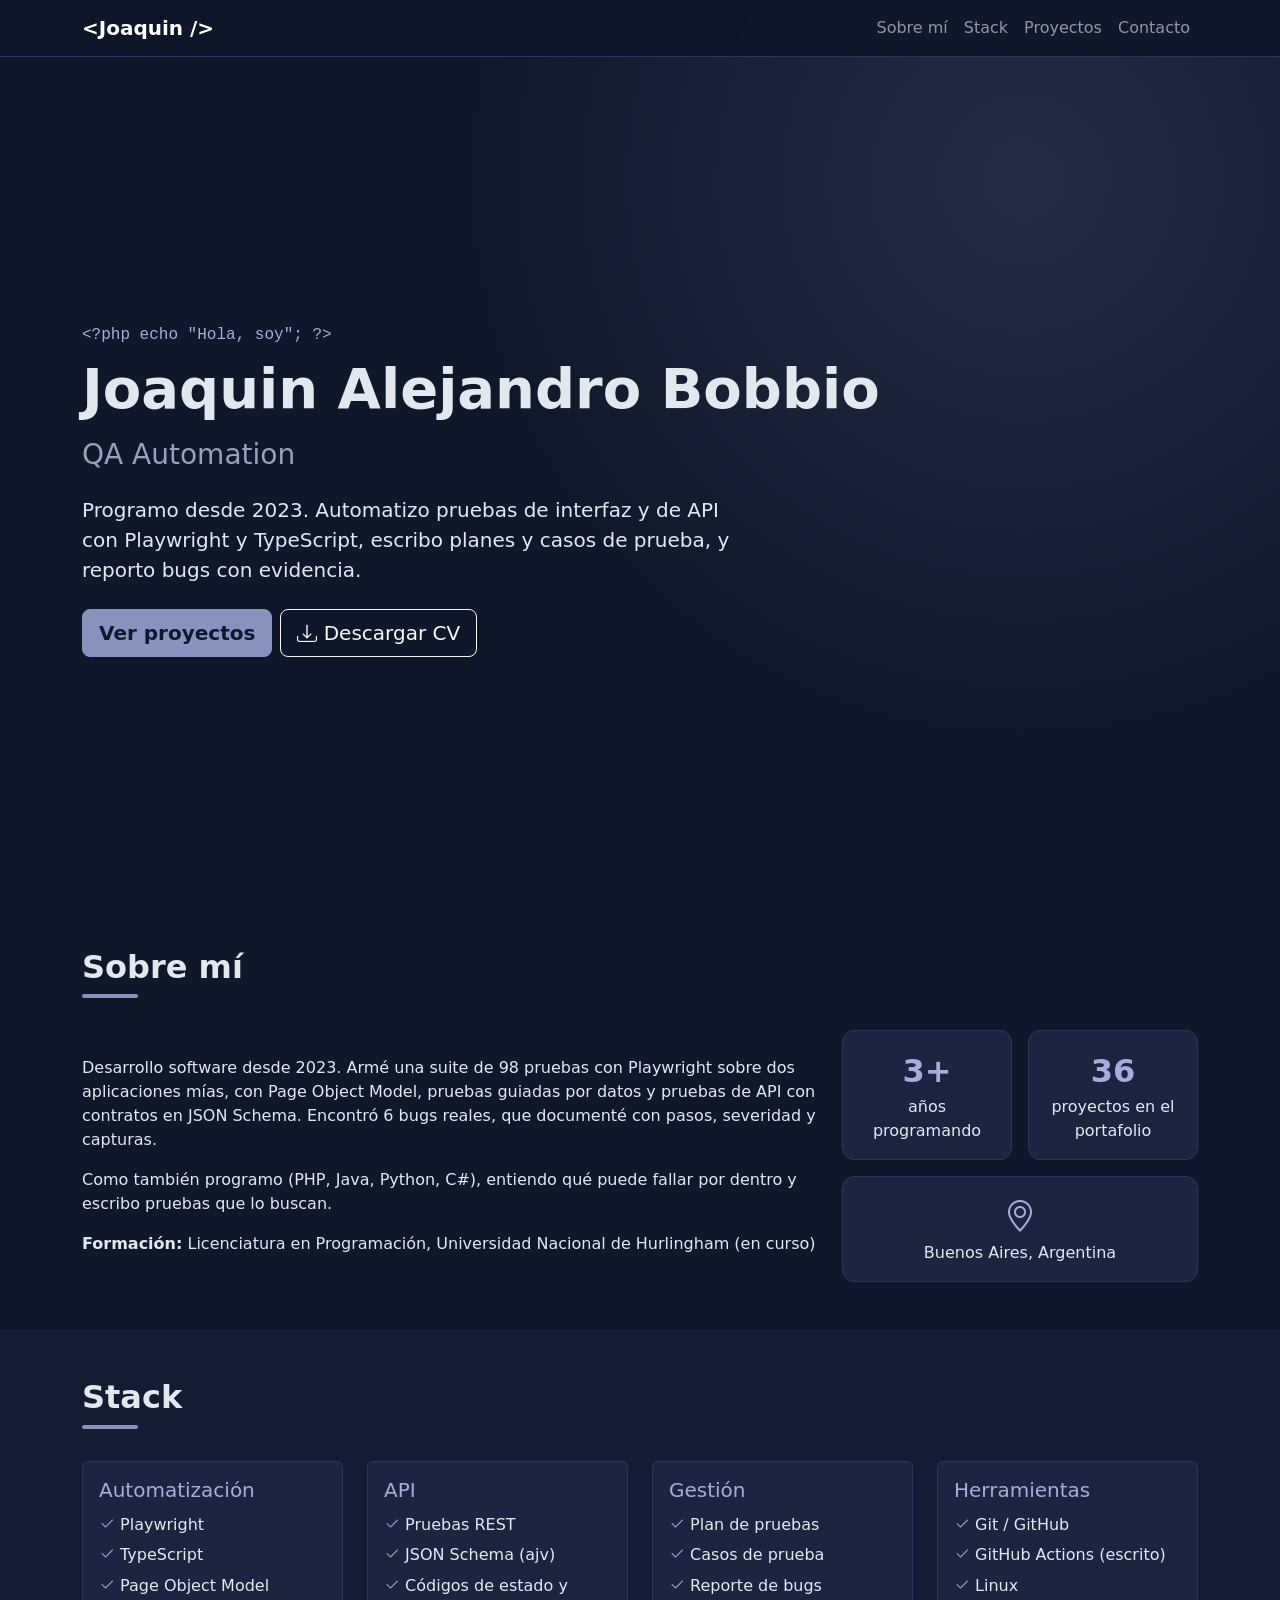
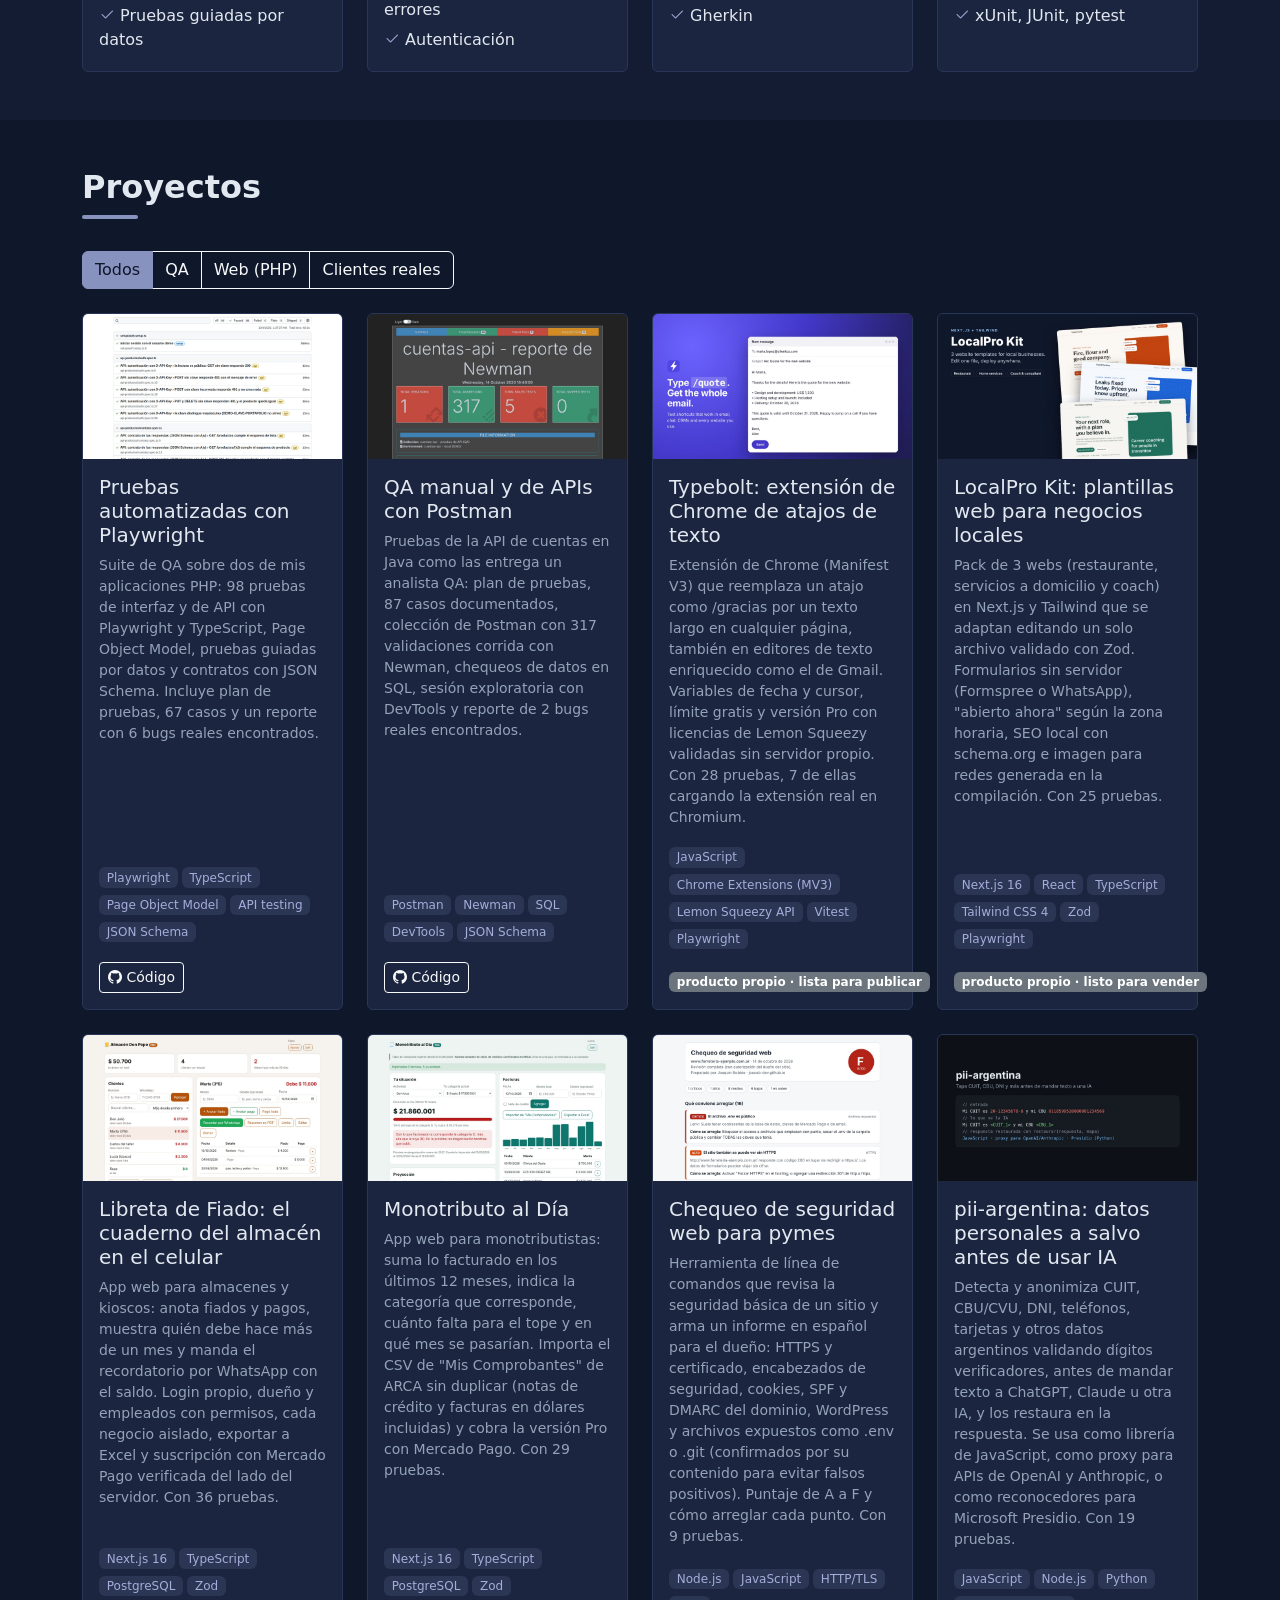
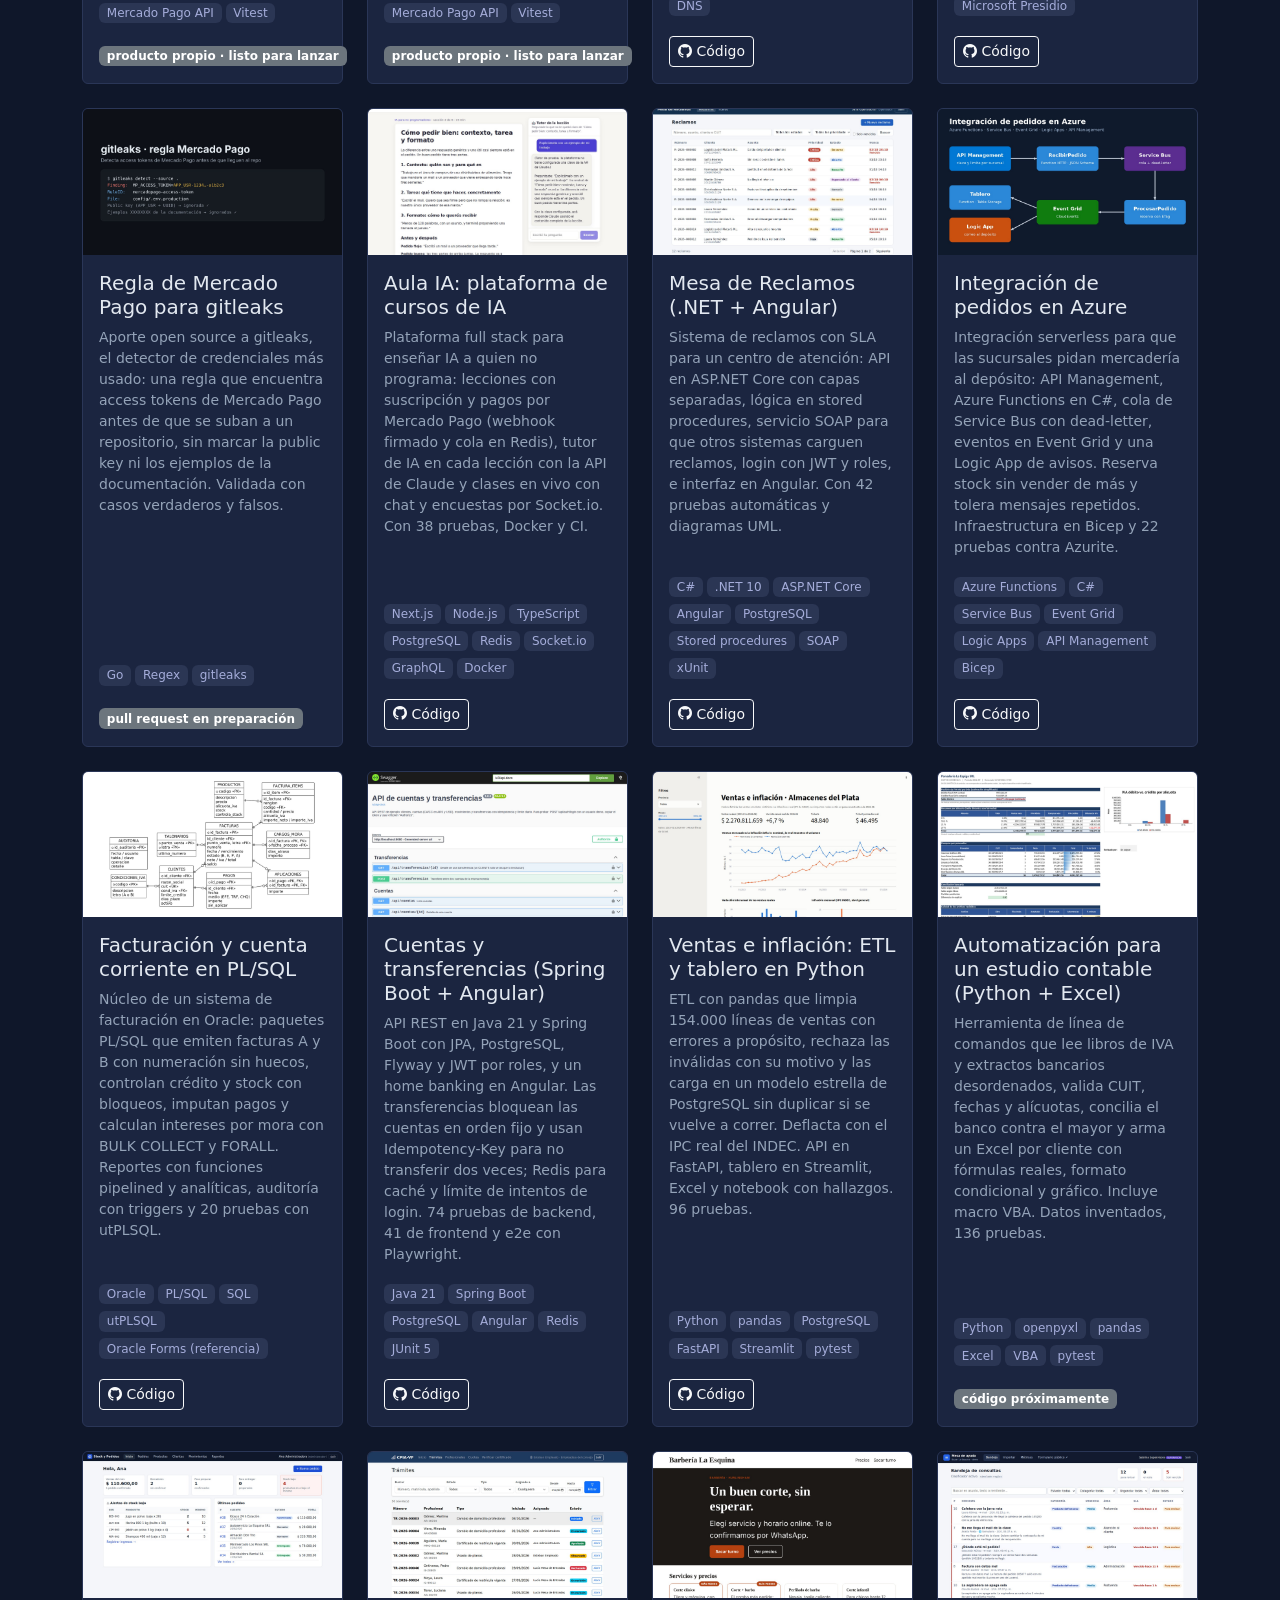
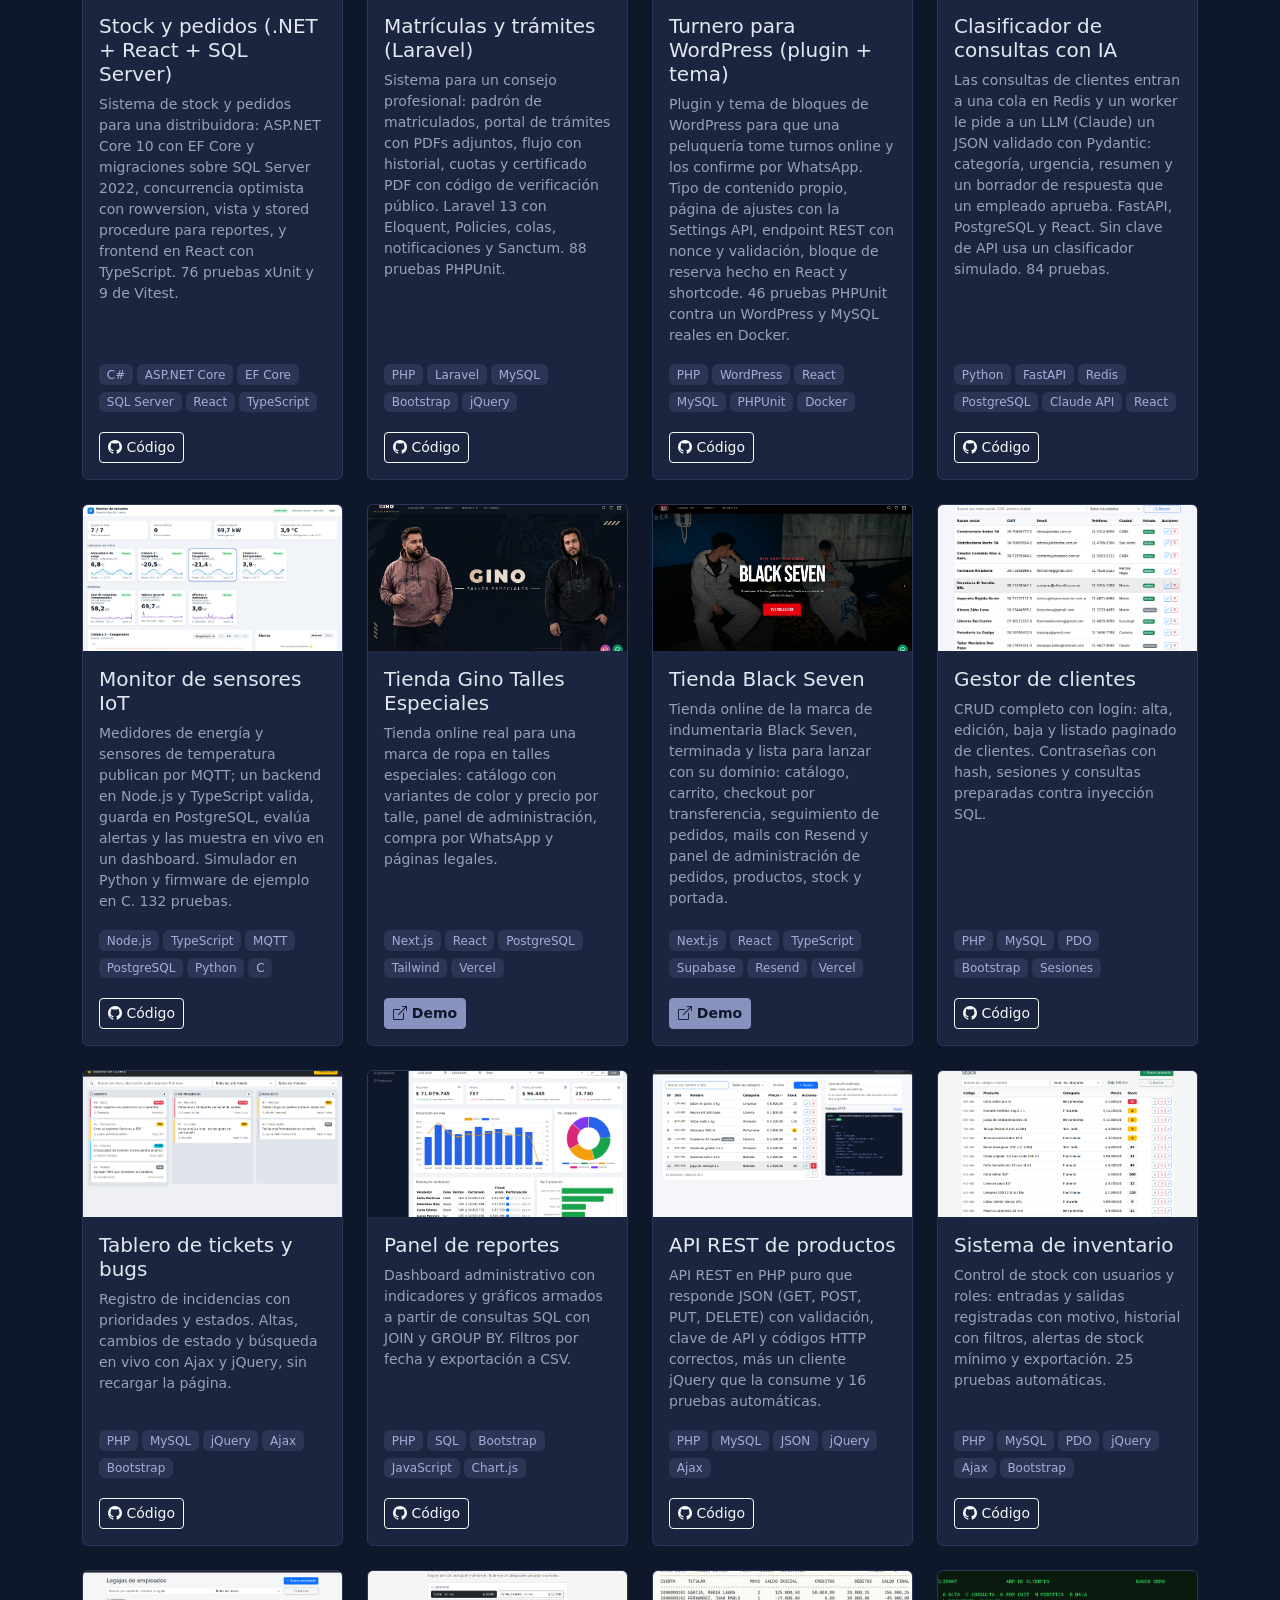
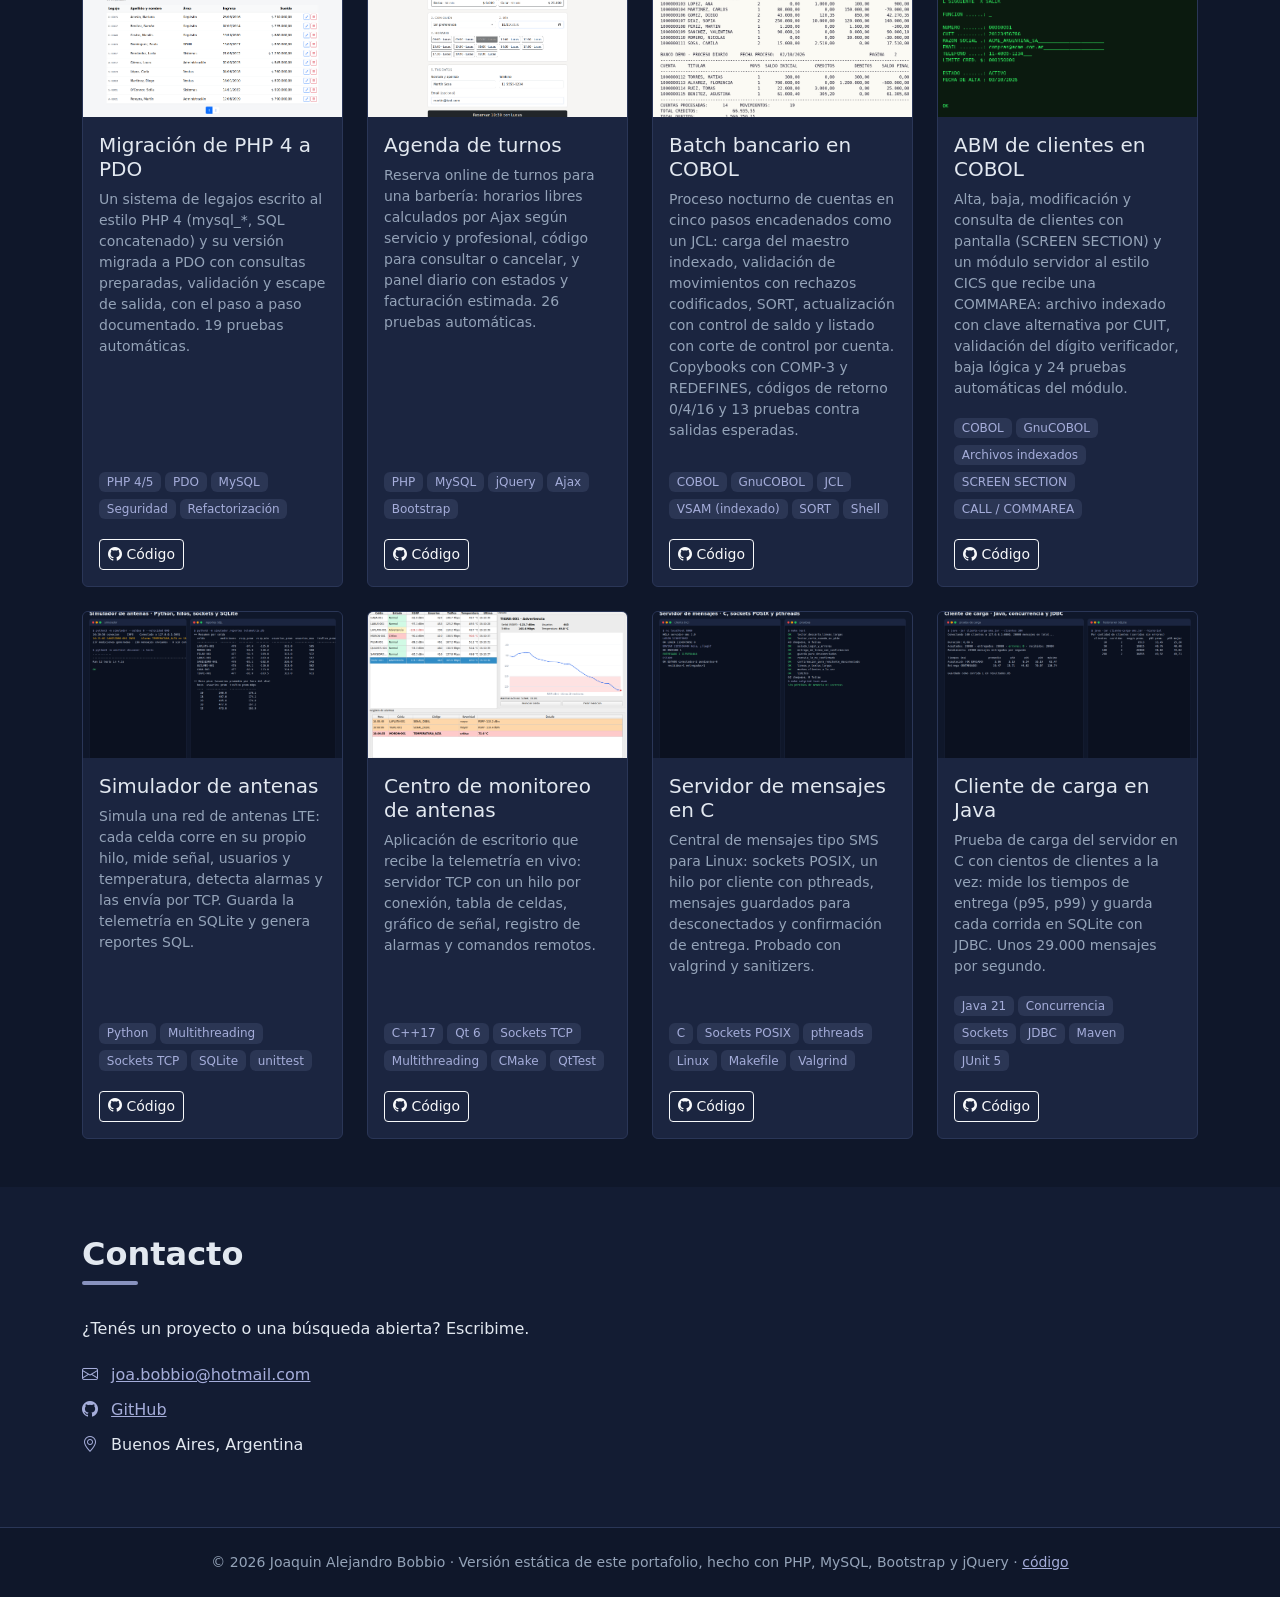
<file: enfoque-qa.html>
<!DOCTYPE html>
<html lang="es">
<head>
    <meta charset="utf-8">
    <meta name="viewport" content="width=device-width, initial-scale=1">
    <title>Joaquin Alejandro Bobbio · QA Automation</title>
    <meta name="description" content="Programo desde 2023. Automatizo pruebas de interfaz y de API con Playwright y TypeScript, escribo planes y casos de prueba, y reporto bugs con evidencia.">
    <link rel="stylesheet" href="assets/vendor/bootstrap/bootstrap.min.css">
    <link rel="stylesheet" href="assets/vendor/bootstrap-icons/bootstrap-icons.min.css">
    <link rel="stylesheet" href="assets/css/estilos.css">
</head>
<body data-bs-spy="scroll" data-bs-target="#nav-principal" data-bs-offset="80">

<nav id="nav-principal" class="navbar navbar-expand-lg navbar-dark fixed-top">
    <div class="container">
        <a class="navbar-brand fw-bold" href="#inicio">&lt;Joaquin /&gt;</a>
        <button class="navbar-toggler" type="button" data-bs-toggle="collapse" data-bs-target="#menu" aria-controls="menu" aria-expanded="false" aria-label="Abrir menú">
            <span class="navbar-toggler-icon"></span>
        </button>
        <div class="collapse navbar-collapse" id="menu">
            <ul class="navbar-nav ms-auto">
                <li class="nav-item"><a class="nav-link" href="#sobre-mi">Sobre mí</a></li>
                <li class="nav-item"><a class="nav-link" href="#stack">Stack</a></li>
                <li class="nav-item"><a class="nav-link" href="#proyectos">Proyectos</a></li>
                <li class="nav-item"><a class="nav-link" href="#contacto">Contacto</a></li>
            </ul>
        </div>
    </div>
</nav>

<header id="inicio" class="hero d-flex align-items-center">
    <div class="container">
        <p class="text-acento mb-2 font-mono">&lt;?php echo "Hola, soy"; ?&gt;</p>
        <h1 class="display-4 fw-bold mb-3">Joaquin Alejandro Bobbio</h1>
        <h2 class="h3 text-secundario mb-4">QA Automation</h2>
        <p class="lead col-lg-7 mb-4">Programo desde 2023. Automatizo pruebas de interfaz y de API con Playwright y TypeScript, escribo planes y casos de prueba, y reporto bugs con evidencia.</p>
        <div class="d-flex flex-wrap gap-2">
            <a href="#proyectos" class="btn btn-acento btn-lg">Ver proyectos</a>
            <a href="assets/cv.pdf" class="btn btn-outline-light btn-lg" download><i class="bi bi-download"></i> Descargar CV</a>
        </div>
    </div>
</header>

<main>
    <section id="sobre-mi" class="py-5">
        <div class="container">
            <h2 class="titulo-seccion">Sobre mí</h2>
            <div class="row g-4 align-items-center">
                <div class="col-lg-8">
                                        <p>Desarrollo software desde 2023. Armé una suite de 98 pruebas con Playwright sobre dos aplicaciones mías, con Page Object Model, pruebas guiadas por datos y pruebas de API con contratos en JSON Schema. Encontró 6 bugs reales, que documenté con pasos, severidad y capturas.</p>
                                        <p>Como también programo (PHP, Java, Python, C#), entiendo qué puede fallar por dentro y escribo pruebas que lo buscan.</p>
                                        <p class="mb-0"><strong>Formación:</strong> Licenciatura en Programación, Universidad Nacional de Hurlingham (en curso)</p>
                </div>
                <div class="col-lg-4">
                    <div class="row g-3 text-center">
                        <div class="col-6"><div class="dato"><span class="dato-num">3+</span><span>años programando</span></div></div>
                        <div class="col-6"><div class="dato"><span class="dato-num" id="dato-proyectos">36</span><span>proyectos en el portafolio</span></div></div>
                        <div class="col-12"><div class="dato"><span class="dato-num"><i class="bi bi-geo-alt"></i></span><span>Buenos Aires, Argentina</span></div></div>
                    </div>
                </div>
            </div>
        </div>
    </section>

    <section id="stack" class="py-5 seccion-alt">
        <div class="container">
            <h2 class="titulo-seccion">Stack</h2>
            <div class="row g-4">
                                <div class="col-sm-6 col-lg-3">
                    <div class="card h-100 tarjeta">
                        <div class="card-body">
                            <h3 class="h5 text-acento">Automatización</h3>
                            <ul class="list-unstyled mb-0">
                                                                <li><i class="bi bi-check2 text-acento"></i> Playwright</li>
                                                                <li><i class="bi bi-check2 text-acento"></i> TypeScript</li>
                                                                <li><i class="bi bi-check2 text-acento"></i> Page Object Model</li>
                                                                <li><i class="bi bi-check2 text-acento"></i> Pruebas guiadas por datos</li>
                                                            </ul>
                        </div>
                    </div>
                </div>
                                <div class="col-sm-6 col-lg-3">
                    <div class="card h-100 tarjeta">
                        <div class="card-body">
                            <h3 class="h5 text-acento">API</h3>
                            <ul class="list-unstyled mb-0">
                                                                <li><i class="bi bi-check2 text-acento"></i> Pruebas REST</li>
                                                                <li><i class="bi bi-check2 text-acento"></i> JSON Schema (ajv)</li>
                                                                <li><i class="bi bi-check2 text-acento"></i> Códigos de estado y errores</li>
                                                                <li><i class="bi bi-check2 text-acento"></i> Autenticación</li>
                                                            </ul>
                        </div>
                    </div>
                </div>
                                <div class="col-sm-6 col-lg-3">
                    <div class="card h-100 tarjeta">
                        <div class="card-body">
                            <h3 class="h5 text-acento">Gestión</h3>
                            <ul class="list-unstyled mb-0">
                                                                <li><i class="bi bi-check2 text-acento"></i> Plan de pruebas</li>
                                                                <li><i class="bi bi-check2 text-acento"></i> Casos de prueba</li>
                                                                <li><i class="bi bi-check2 text-acento"></i> Reporte de bugs</li>
                                                                <li><i class="bi bi-check2 text-acento"></i> Gherkin</li>
                                                            </ul>
                        </div>
                    </div>
                </div>
                                <div class="col-sm-6 col-lg-3">
                    <div class="card h-100 tarjeta">
                        <div class="card-body">
                            <h3 class="h5 text-acento">Herramientas</h3>
                            <ul class="list-unstyled mb-0">
                                                                <li><i class="bi bi-check2 text-acento"></i> Git / GitHub</li>
                                                                <li><i class="bi bi-check2 text-acento"></i> GitHub Actions (escrito)</li>
                                                                <li><i class="bi bi-check2 text-acento"></i> Linux</li>
                                                                <li><i class="bi bi-check2 text-acento"></i> xUnit, JUnit, pytest</li>
                                                            </ul>
                        </div>
                    </div>
                </div>
                            </div>
        </div>
    </section>

    <section id="proyectos" class="py-5">
        <div class="container">
            <h2 class="titulo-seccion">Proyectos</h2>
            <div class="btn-group flex-wrap mb-4" role="group" aria-label="Filtrar proyectos" id="filtros" data-enfoque="qa">
                                <button type="button" class="btn btn-outline-light active" data-etiqueta="todos">Todos</button>
                                <button type="button" class="btn btn-outline-light" data-etiqueta="qa">QA</button>
                                <button type="button" class="btn btn-outline-light" data-etiqueta="web">Web (PHP)</button>
                                <button type="button" class="btn btn-outline-light" data-etiqueta="real">Clientes reales</button>
                            </div>
            <div class="row g-4" id="lista-proyectos">
                <div class="col-12 text-center py-5" id="cargando">
                    <div class="spinner-border text-light" role="status"><span class="visually-hidden">Cargando…</span></div>
                </div>
            </div>
        </div>
    </section>

    <section id="contacto" class="py-5 seccion-alt">
        <div class="container">
            <h2 class="titulo-seccion">Contacto</h2>
            <div class="row g-4 g-lg-5">
                <div class="col-lg-8">
                    <p>¿Tenés un proyecto o una búsqueda abierta? Escribime.</p>
                    <ul class="list-unstyled contacto-links">
                        <li><i class="bi bi-envelope"></i> <a href="mailto:joa.bobbio@hotmail.com">joa.bobbio@hotmail.com</a></li>
                        <li><i class="bi bi-github"></i> <a href="https://github.com/JoacoB-dev" target="_blank" rel="noopener">GitHub</a></li>
                        <li><i class="bi bi-geo-alt"></i> Buenos Aires, Argentina</li>
                    </ul>
                </div>
            </div>
        </div>
    </section>
</main>

<footer class="py-4 text-center small text-secundario">
    &copy; 2026 Joaquin Alejandro Bobbio · Versión estática de este portafolio, hecho con PHP, MySQL, Bootstrap y jQuery · <a href="https://github.com/JoacoB-dev/portafolio" target="_blank" rel="noopener">código</a>
</footer>

<script src="assets/vendor/jquery/jquery.min.js"></script>
<script src="assets/vendor/bootstrap/bootstrap.bundle.min.js"></script>
<script src="assets/js/datos-estaticos.js"></script>
<script src="assets/js/main.js"></script>
</body>
</html>
</file>
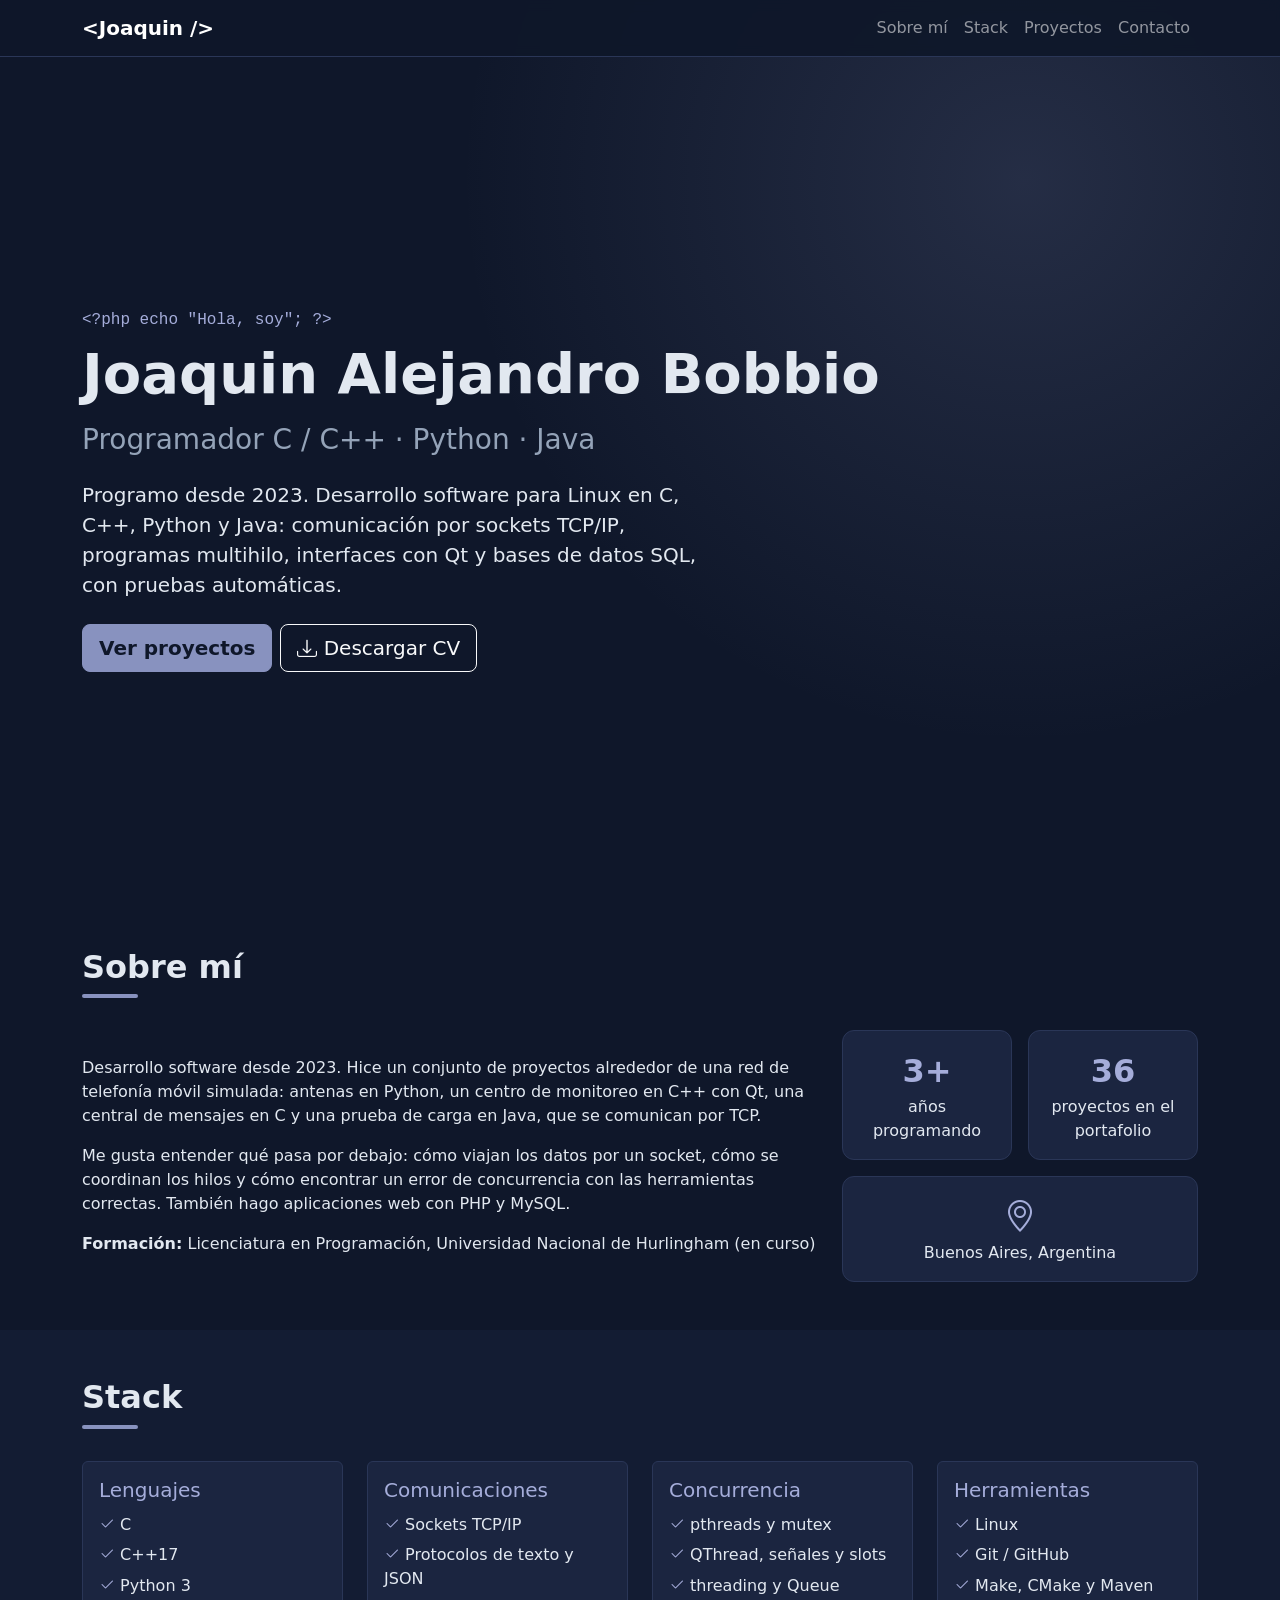
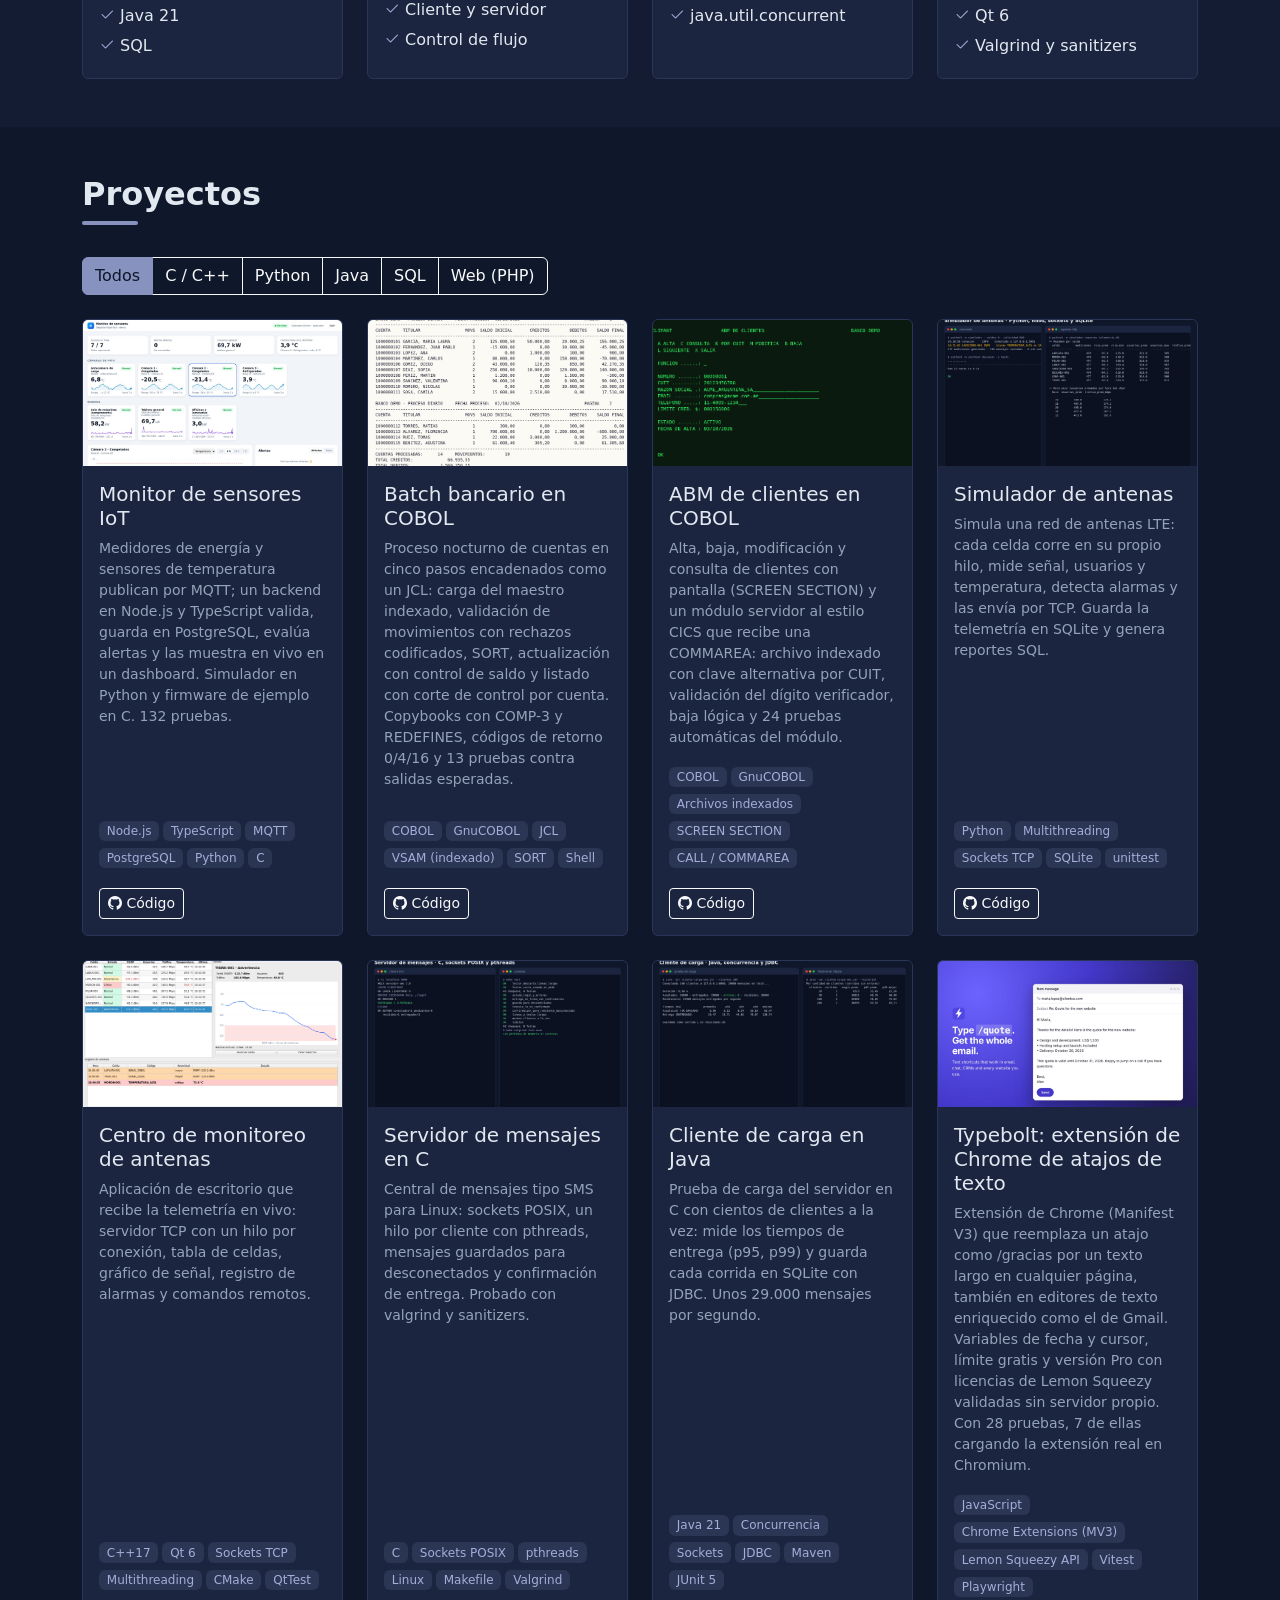
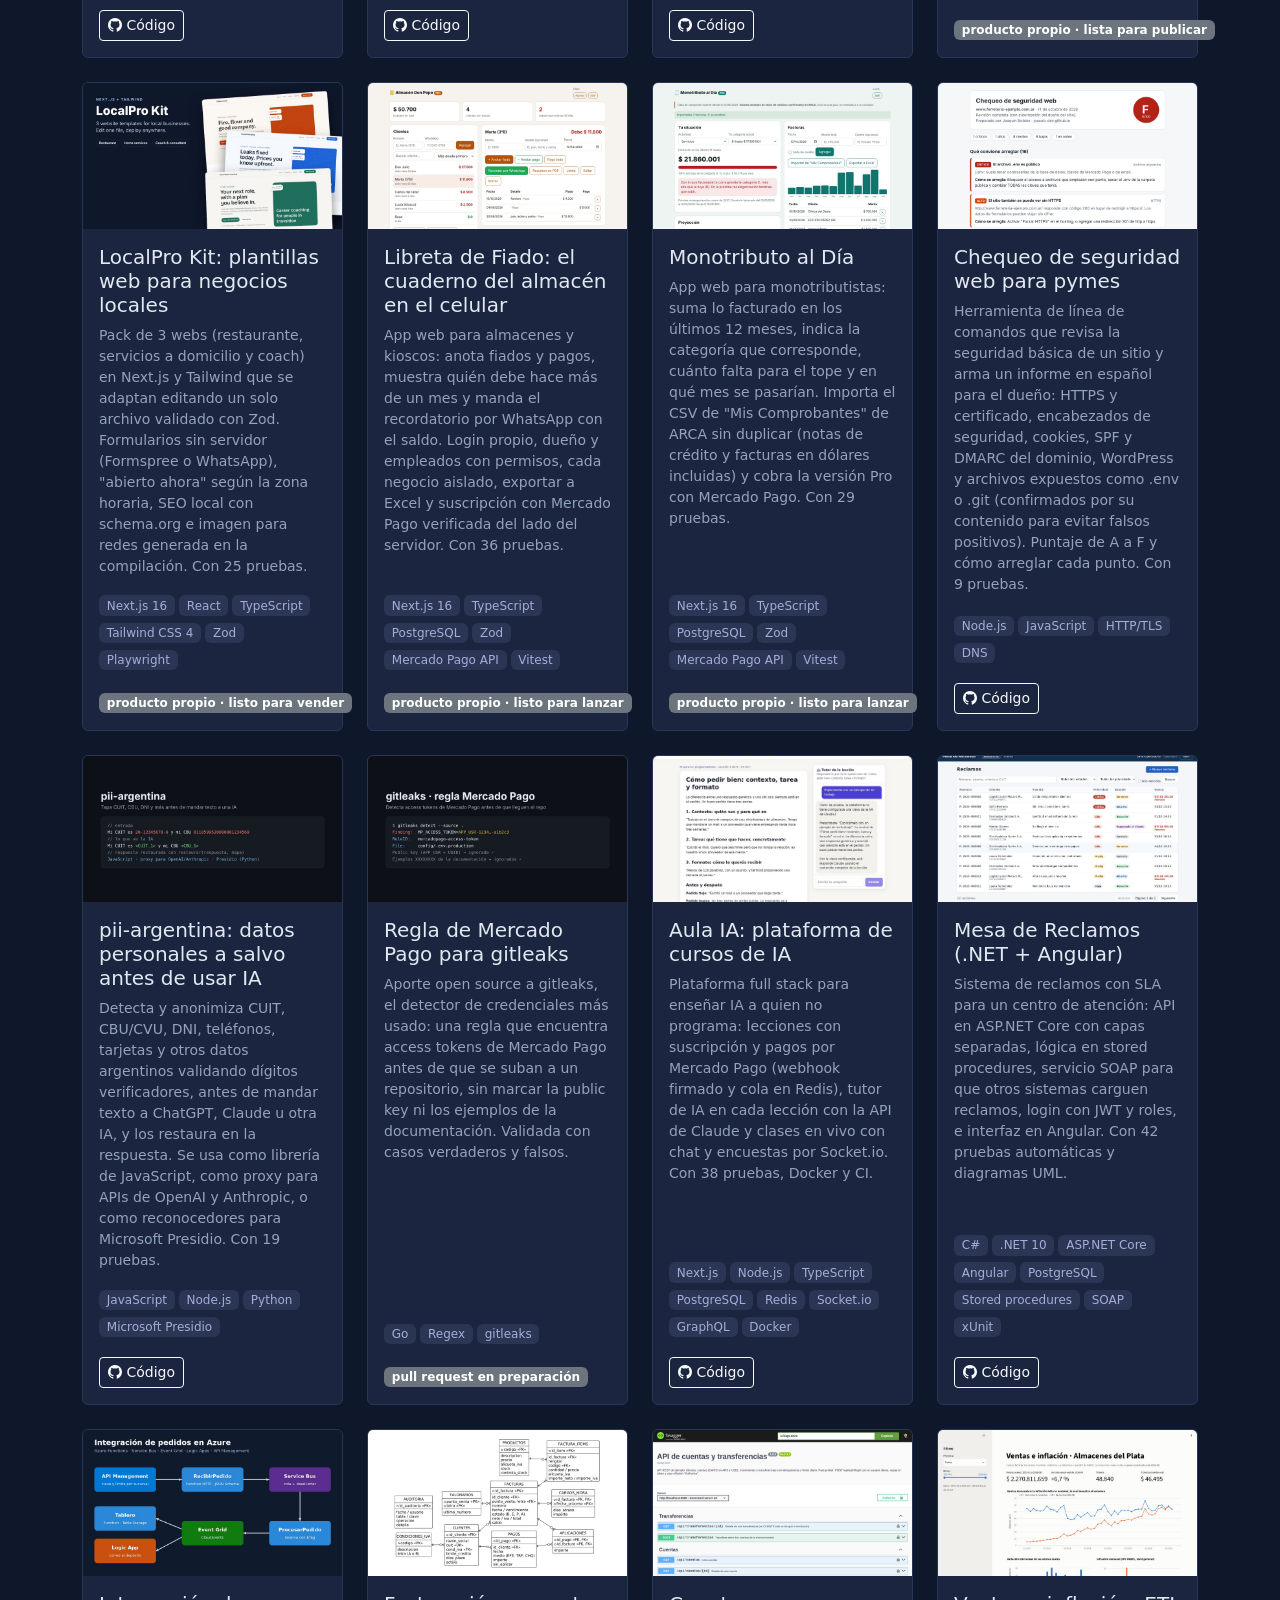
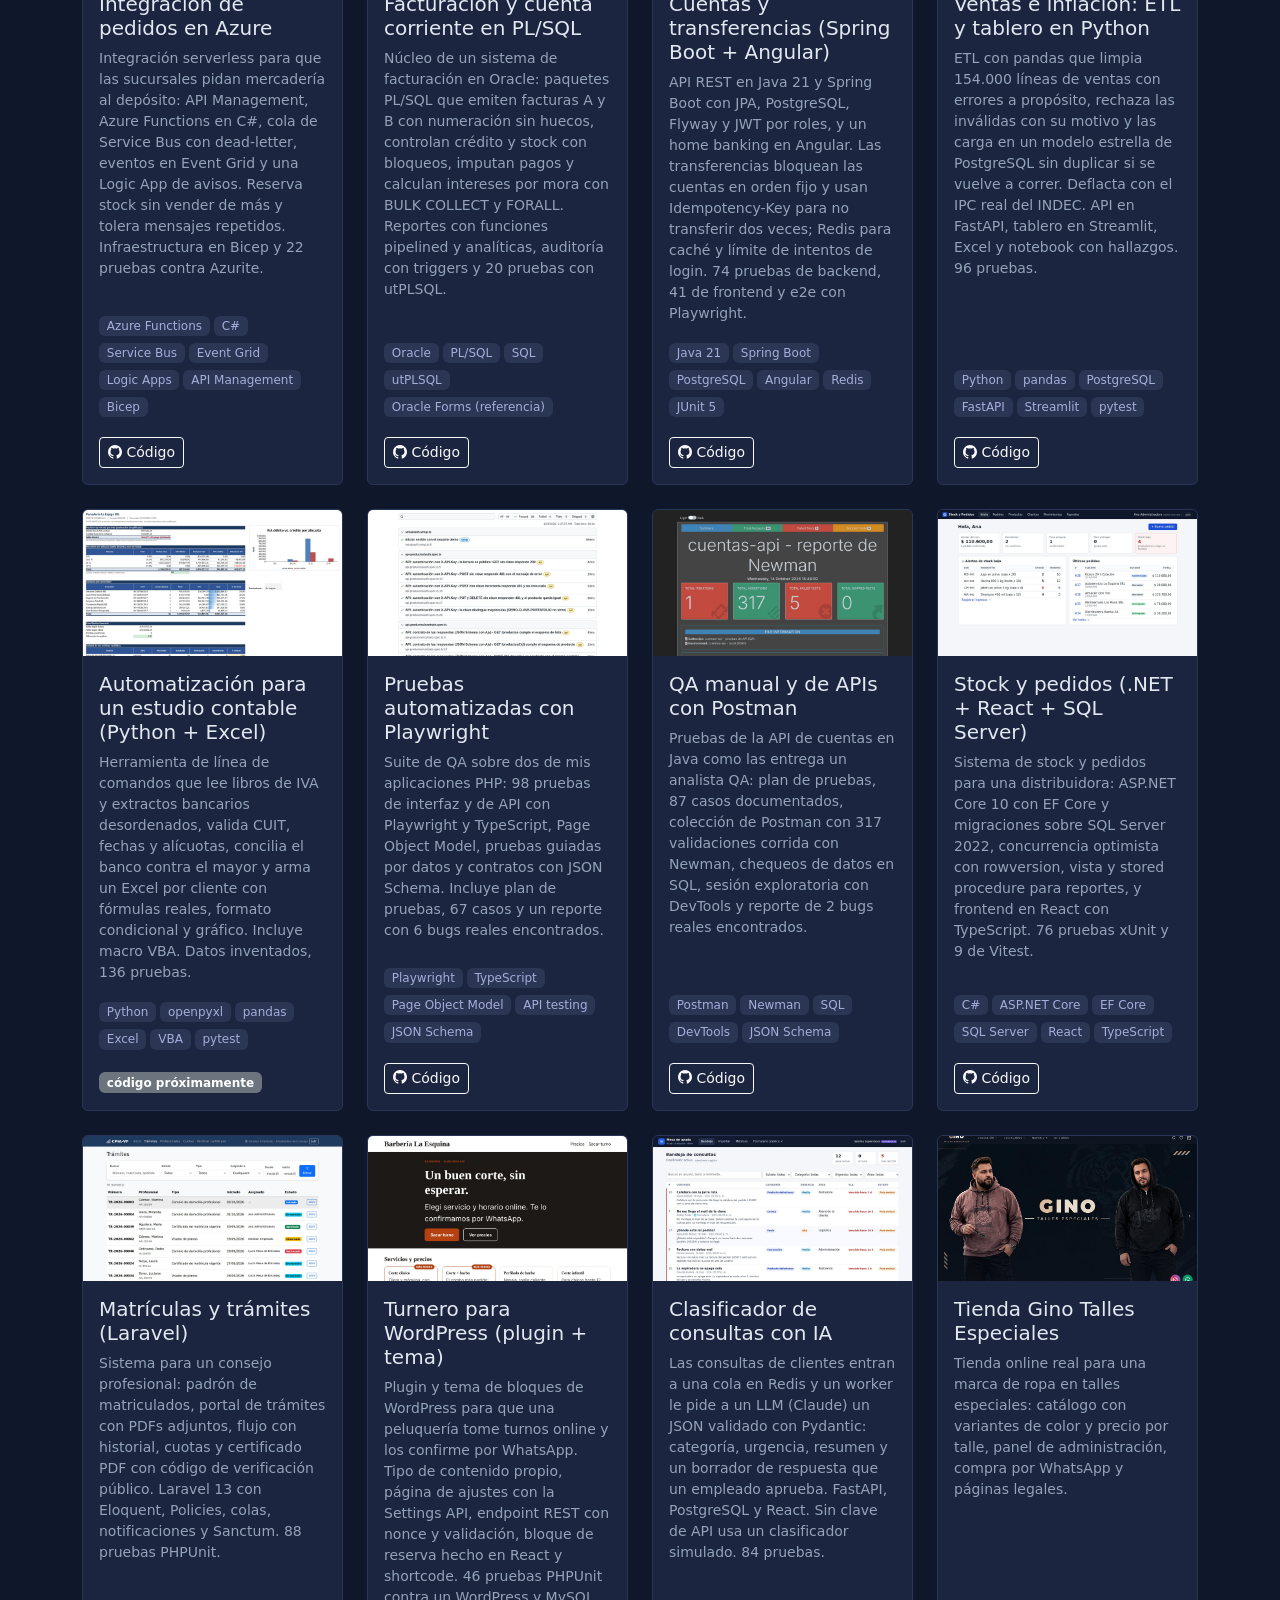
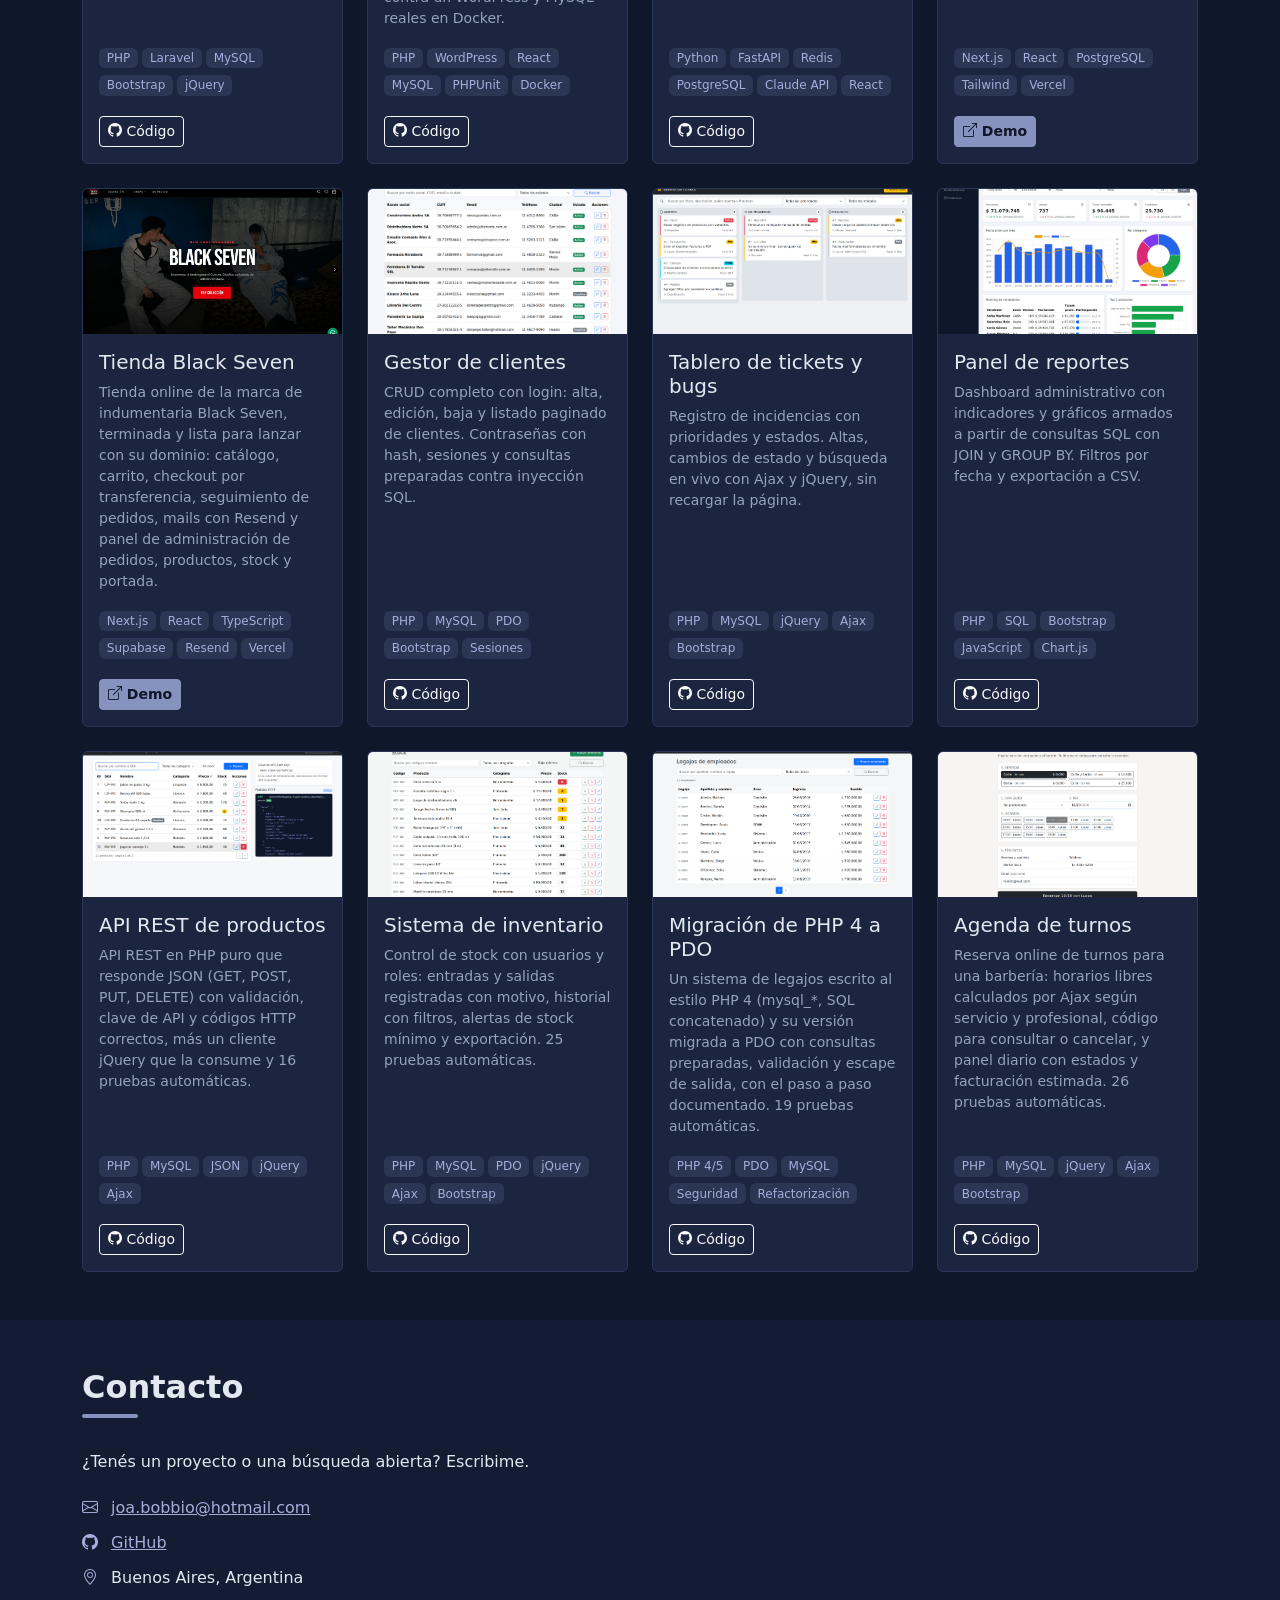
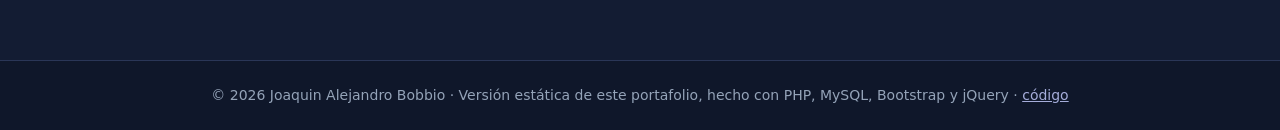
<file: enfoque-sistemas.html>
<!DOCTYPE html>
<html lang="es">
<head>
    <meta charset="utf-8">
    <meta name="viewport" content="width=device-width, initial-scale=1">
    <title>Joaquin Alejandro Bobbio · Programador C / C++ · Python · Java</title>
    <meta name="description" content="Programo desde 2023. Desarrollo software para Linux en C, C++, Python y Java: comunicación por sockets TCP/IP, programas multihilo, interfaces con Qt y bases de datos SQL, con pruebas automáticas.">
    <link rel="stylesheet" href="assets/vendor/bootstrap/bootstrap.min.css">
    <link rel="stylesheet" href="assets/vendor/bootstrap-icons/bootstrap-icons.min.css">
    <link rel="stylesheet" href="assets/css/estilos.css">
</head>
<body data-bs-spy="scroll" data-bs-target="#nav-principal" data-bs-offset="80">

<nav id="nav-principal" class="navbar navbar-expand-lg navbar-dark fixed-top">
    <div class="container">
        <a class="navbar-brand fw-bold" href="#inicio">&lt;Joaquin /&gt;</a>
        <button class="navbar-toggler" type="button" data-bs-toggle="collapse" data-bs-target="#menu" aria-controls="menu" aria-expanded="false" aria-label="Abrir menú">
            <span class="navbar-toggler-icon"></span>
        </button>
        <div class="collapse navbar-collapse" id="menu">
            <ul class="navbar-nav ms-auto">
                <li class="nav-item"><a class="nav-link" href="#sobre-mi">Sobre mí</a></li>
                <li class="nav-item"><a class="nav-link" href="#stack">Stack</a></li>
                <li class="nav-item"><a class="nav-link" href="#proyectos">Proyectos</a></li>
                <li class="nav-item"><a class="nav-link" href="#contacto">Contacto</a></li>
            </ul>
        </div>
    </div>
</nav>

<header id="inicio" class="hero d-flex align-items-center">
    <div class="container">
        <p class="text-acento mb-2 font-mono">&lt;?php echo "Hola, soy"; ?&gt;</p>
        <h1 class="display-4 fw-bold mb-3">Joaquin Alejandro Bobbio</h1>
        <h2 class="h3 text-secundario mb-4">Programador C / C++ · Python · Java</h2>
        <p class="lead col-lg-7 mb-4">Programo desde 2023. Desarrollo software para Linux en C, C++, Python y Java: comunicación por sockets TCP/IP, programas multihilo, interfaces con Qt y bases de datos SQL, con pruebas automáticas.</p>
        <div class="d-flex flex-wrap gap-2">
            <a href="#proyectos" class="btn btn-acento btn-lg">Ver proyectos</a>
            <a href="assets/cv.pdf" class="btn btn-outline-light btn-lg" download><i class="bi bi-download"></i> Descargar CV</a>
        </div>
    </div>
</header>

<main>
    <section id="sobre-mi" class="py-5">
        <div class="container">
            <h2 class="titulo-seccion">Sobre mí</h2>
            <div class="row g-4 align-items-center">
                <div class="col-lg-8">
                                        <p>Desarrollo software desde 2023. Hice un conjunto de proyectos alrededor de una red de telefonía móvil simulada: antenas en Python, un centro de monitoreo en C++ con Qt, una central de mensajes en C y una prueba de carga en Java, que se comunican por TCP.</p>
                                        <p>Me gusta entender qué pasa por debajo: cómo viajan los datos por un socket, cómo se coordinan los hilos y cómo encontrar un error de concurrencia con las herramientas correctas. También hago aplicaciones web con PHP y MySQL.</p>
                                        <p class="mb-0"><strong>Formación:</strong> Licenciatura en Programación, Universidad Nacional de Hurlingham (en curso)</p>
                </div>
                <div class="col-lg-4">
                    <div class="row g-3 text-center">
                        <div class="col-6"><div class="dato"><span class="dato-num">3+</span><span>años programando</span></div></div>
                        <div class="col-6"><div class="dato"><span class="dato-num" id="dato-proyectos">36</span><span>proyectos en el portafolio</span></div></div>
                        <div class="col-12"><div class="dato"><span class="dato-num"><i class="bi bi-geo-alt"></i></span><span>Buenos Aires, Argentina</span></div></div>
                    </div>
                </div>
            </div>
        </div>
    </section>

    <section id="stack" class="py-5 seccion-alt">
        <div class="container">
            <h2 class="titulo-seccion">Stack</h2>
            <div class="row g-4">
                                <div class="col-sm-6 col-lg-3">
                    <div class="card h-100 tarjeta">
                        <div class="card-body">
                            <h3 class="h5 text-acento">Lenguajes</h3>
                            <ul class="list-unstyled mb-0">
                                                                <li><i class="bi bi-check2 text-acento"></i> C</li>
                                                                <li><i class="bi bi-check2 text-acento"></i> C++17</li>
                                                                <li><i class="bi bi-check2 text-acento"></i> Python 3</li>
                                                                <li><i class="bi bi-check2 text-acento"></i> Java 21</li>
                                                                <li><i class="bi bi-check2 text-acento"></i> SQL</li>
                                                            </ul>
                        </div>
                    </div>
                </div>
                                <div class="col-sm-6 col-lg-3">
                    <div class="card h-100 tarjeta">
                        <div class="card-body">
                            <h3 class="h5 text-acento">Comunicaciones</h3>
                            <ul class="list-unstyled mb-0">
                                                                <li><i class="bi bi-check2 text-acento"></i> Sockets TCP/IP</li>
                                                                <li><i class="bi bi-check2 text-acento"></i> Protocolos de texto y JSON</li>
                                                                <li><i class="bi bi-check2 text-acento"></i> Cliente y servidor</li>
                                                                <li><i class="bi bi-check2 text-acento"></i> Control de flujo</li>
                                                            </ul>
                        </div>
                    </div>
                </div>
                                <div class="col-sm-6 col-lg-3">
                    <div class="card h-100 tarjeta">
                        <div class="card-body">
                            <h3 class="h5 text-acento">Concurrencia</h3>
                            <ul class="list-unstyled mb-0">
                                                                <li><i class="bi bi-check2 text-acento"></i> pthreads y mutex</li>
                                                                <li><i class="bi bi-check2 text-acento"></i> QThread, señales y slots</li>
                                                                <li><i class="bi bi-check2 text-acento"></i> threading y Queue</li>
                                                                <li><i class="bi bi-check2 text-acento"></i> java.util.concurrent</li>
                                                            </ul>
                        </div>
                    </div>
                </div>
                                <div class="col-sm-6 col-lg-3">
                    <div class="card h-100 tarjeta">
                        <div class="card-body">
                            <h3 class="h5 text-acento">Herramientas</h3>
                            <ul class="list-unstyled mb-0">
                                                                <li><i class="bi bi-check2 text-acento"></i> Linux</li>
                                                                <li><i class="bi bi-check2 text-acento"></i> Git / GitHub</li>
                                                                <li><i class="bi bi-check2 text-acento"></i> Make, CMake y Maven</li>
                                                                <li><i class="bi bi-check2 text-acento"></i> Qt 6</li>
                                                                <li><i class="bi bi-check2 text-acento"></i> Valgrind y sanitizers</li>
                                                            </ul>
                        </div>
                    </div>
                </div>
                            </div>
        </div>
    </section>

    <section id="proyectos" class="py-5">
        <div class="container">
            <h2 class="titulo-seccion">Proyectos</h2>
            <div class="btn-group flex-wrap mb-4" role="group" aria-label="Filtrar proyectos" id="filtros" data-enfoque="sistemas">
                                <button type="button" class="btn btn-outline-light active" data-etiqueta="todos">Todos</button>
                                <button type="button" class="btn btn-outline-light" data-etiqueta="cpp">C / C++</button>
                                <button type="button" class="btn btn-outline-light" data-etiqueta="python">Python</button>
                                <button type="button" class="btn btn-outline-light" data-etiqueta="java">Java</button>
                                <button type="button" class="btn btn-outline-light" data-etiqueta="sql">SQL</button>
                                <button type="button" class="btn btn-outline-light" data-etiqueta="web">Web (PHP)</button>
                            </div>
            <div class="row g-4" id="lista-proyectos">
                <div class="col-12 text-center py-5" id="cargando">
                    <div class="spinner-border text-light" role="status"><span class="visually-hidden">Cargando…</span></div>
                </div>
            </div>
        </div>
    </section>

    <section id="contacto" class="py-5 seccion-alt">
        <div class="container">
            <h2 class="titulo-seccion">Contacto</h2>
            <div class="row g-4 g-lg-5">
                <div class="col-lg-8">
                    <p>¿Tenés un proyecto o una búsqueda abierta? Escribime.</p>
                    <ul class="list-unstyled contacto-links">
                        <li><i class="bi bi-envelope"></i> <a href="mailto:joa.bobbio@hotmail.com">joa.bobbio@hotmail.com</a></li>
                        <li><i class="bi bi-github"></i> <a href="https://github.com/JoacoB-dev" target="_blank" rel="noopener">GitHub</a></li>
                        <li><i class="bi bi-geo-alt"></i> Buenos Aires, Argentina</li>
                    </ul>
                </div>
            </div>
        </div>
    </section>
</main>

<footer class="py-4 text-center small text-secundario">
    &copy; 2026 Joaquin Alejandro Bobbio · Versión estática de este portafolio, hecho con PHP, MySQL, Bootstrap y jQuery · <a href="https://github.com/JoacoB-dev/portafolio" target="_blank" rel="noopener">código</a>
</footer>

<script src="assets/vendor/jquery/jquery.min.js"></script>
<script src="assets/vendor/bootstrap/bootstrap.bundle.min.js"></script>
<script src="assets/js/datos-estaticos.js"></script>
<script src="assets/js/main.js"></script>
</body>
</html>
</file>
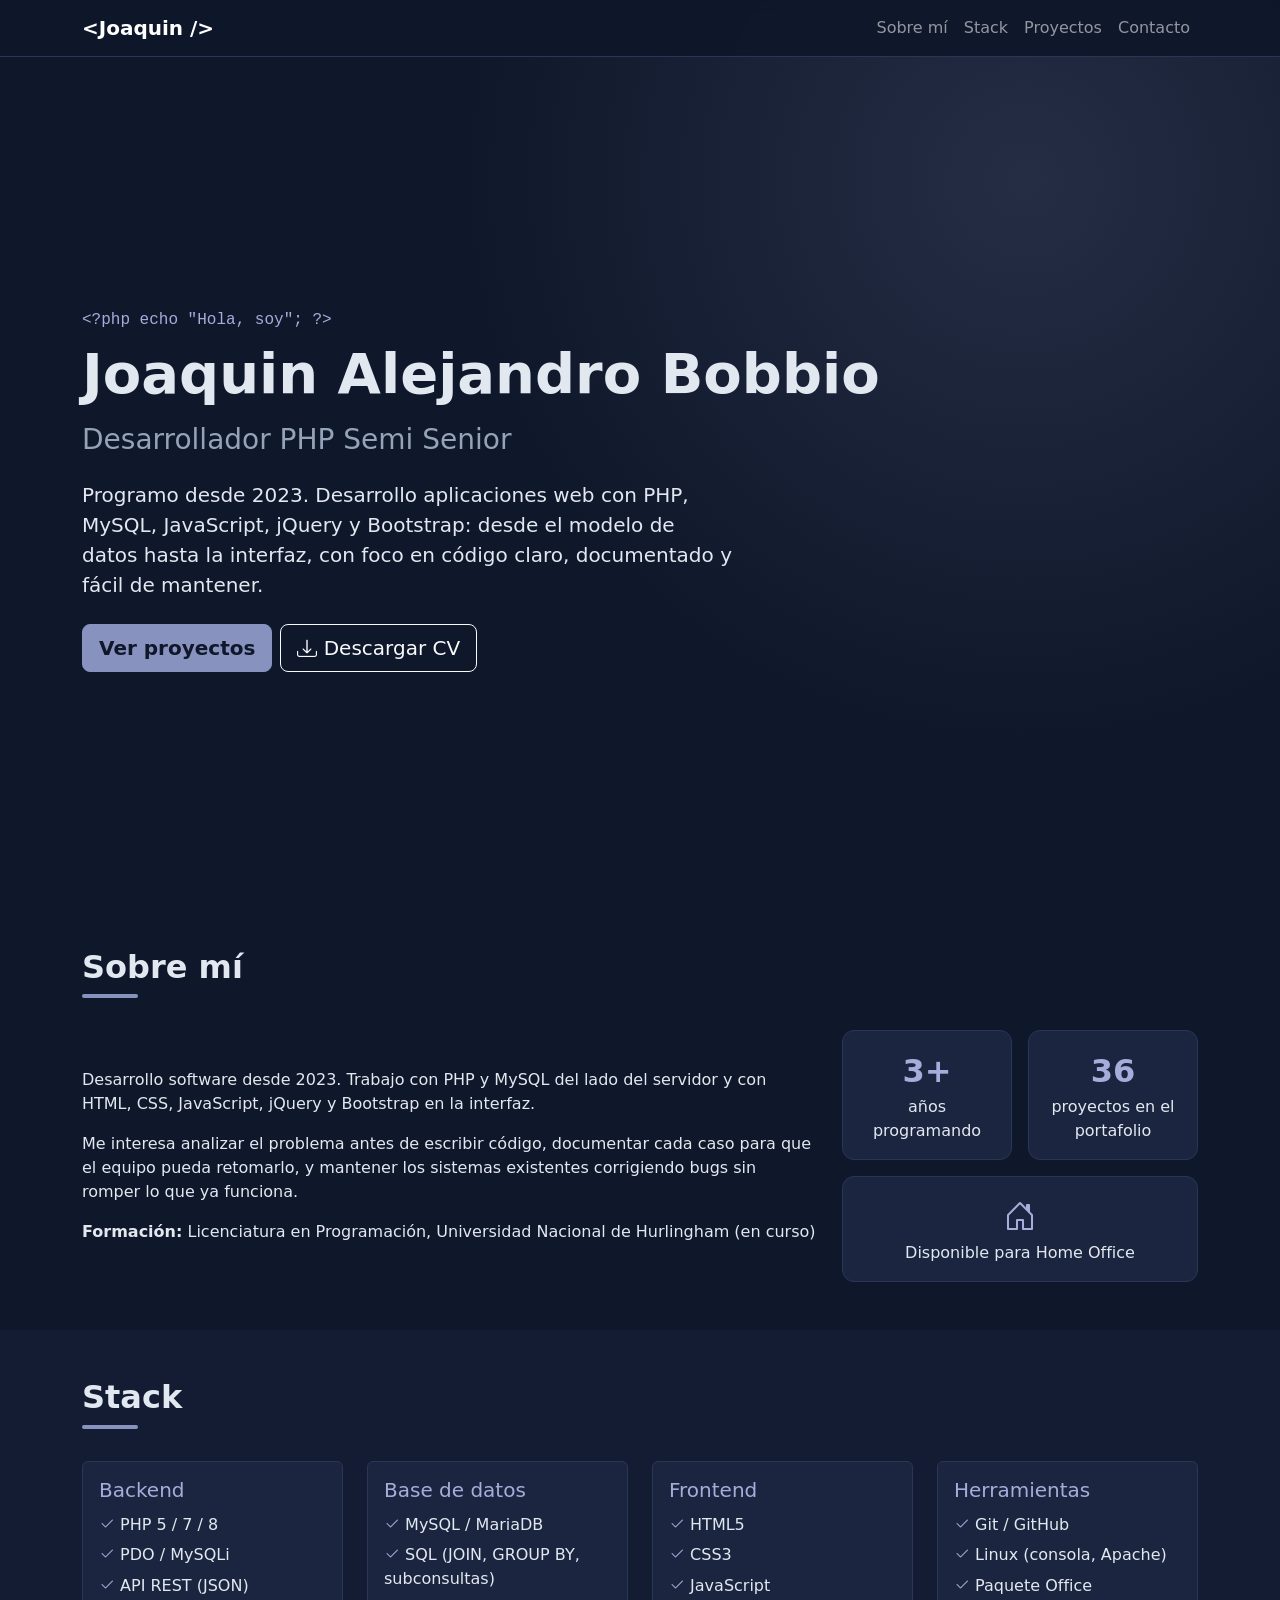
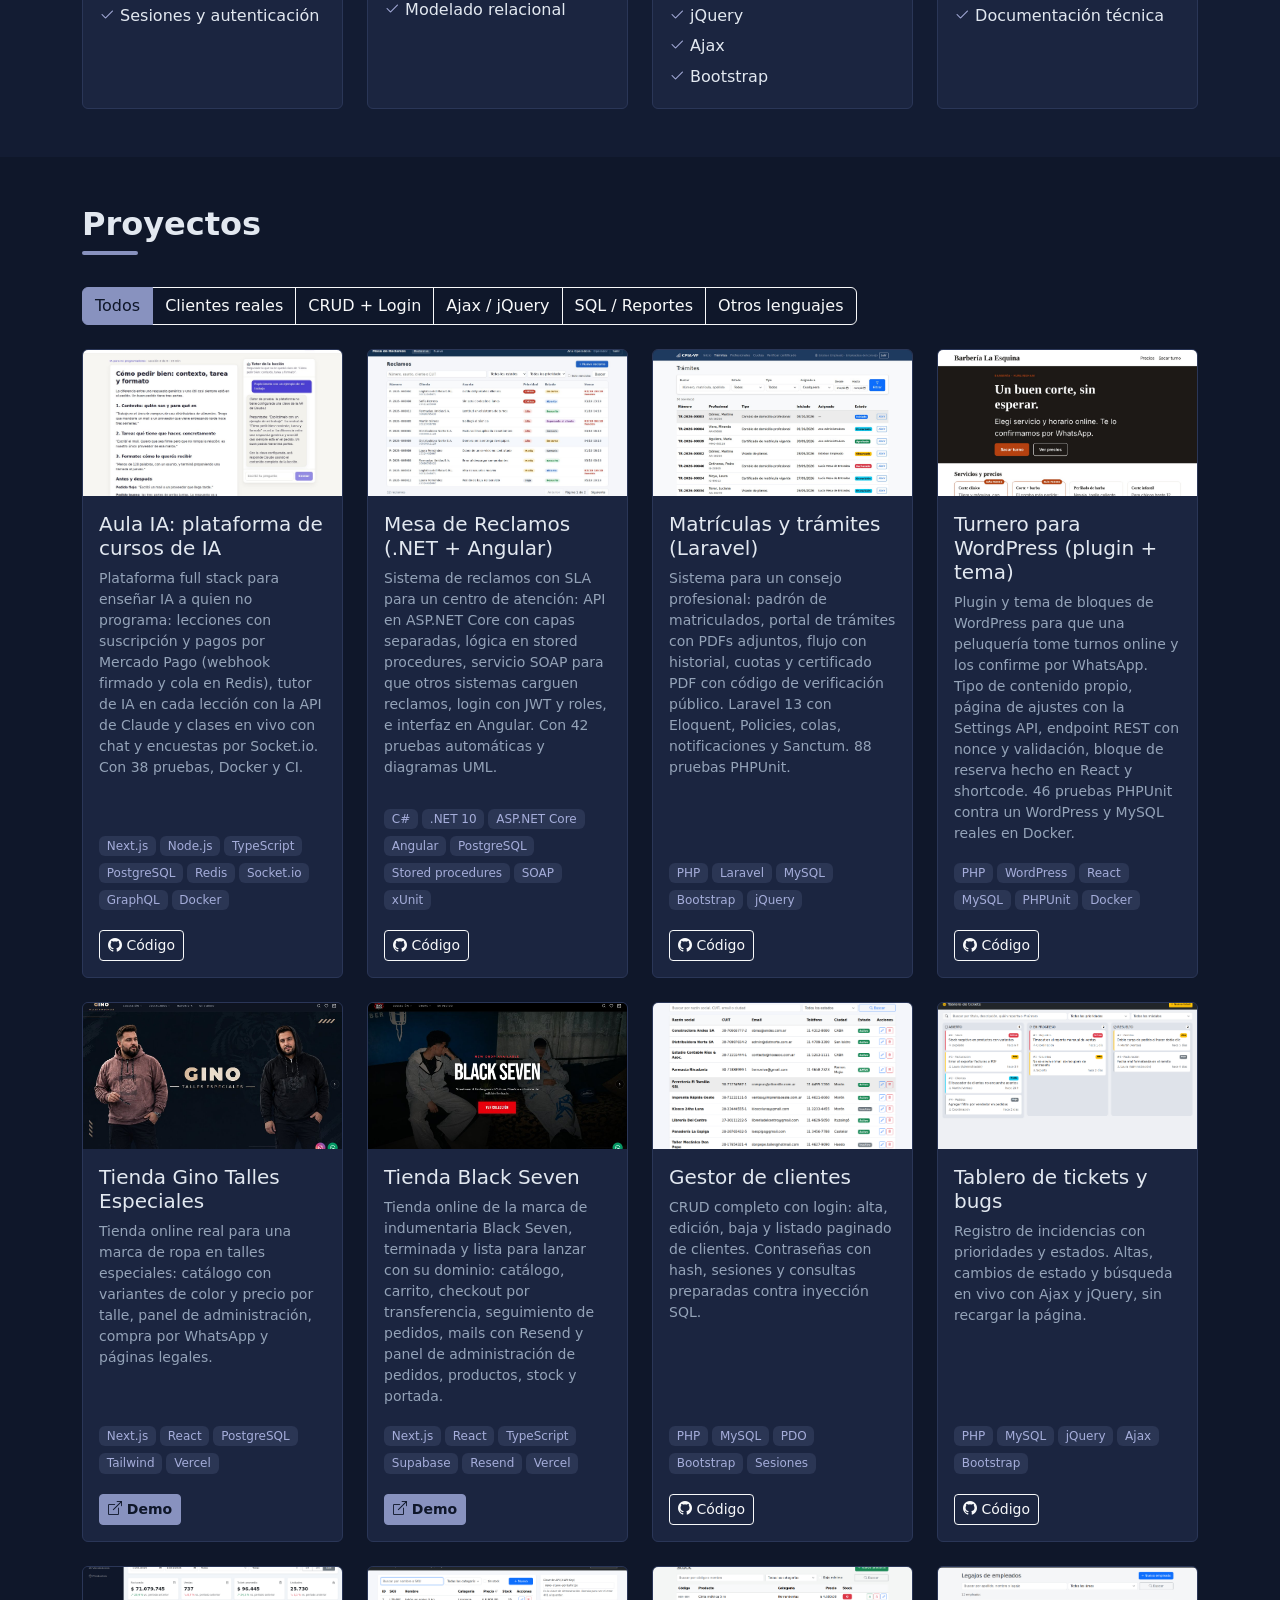
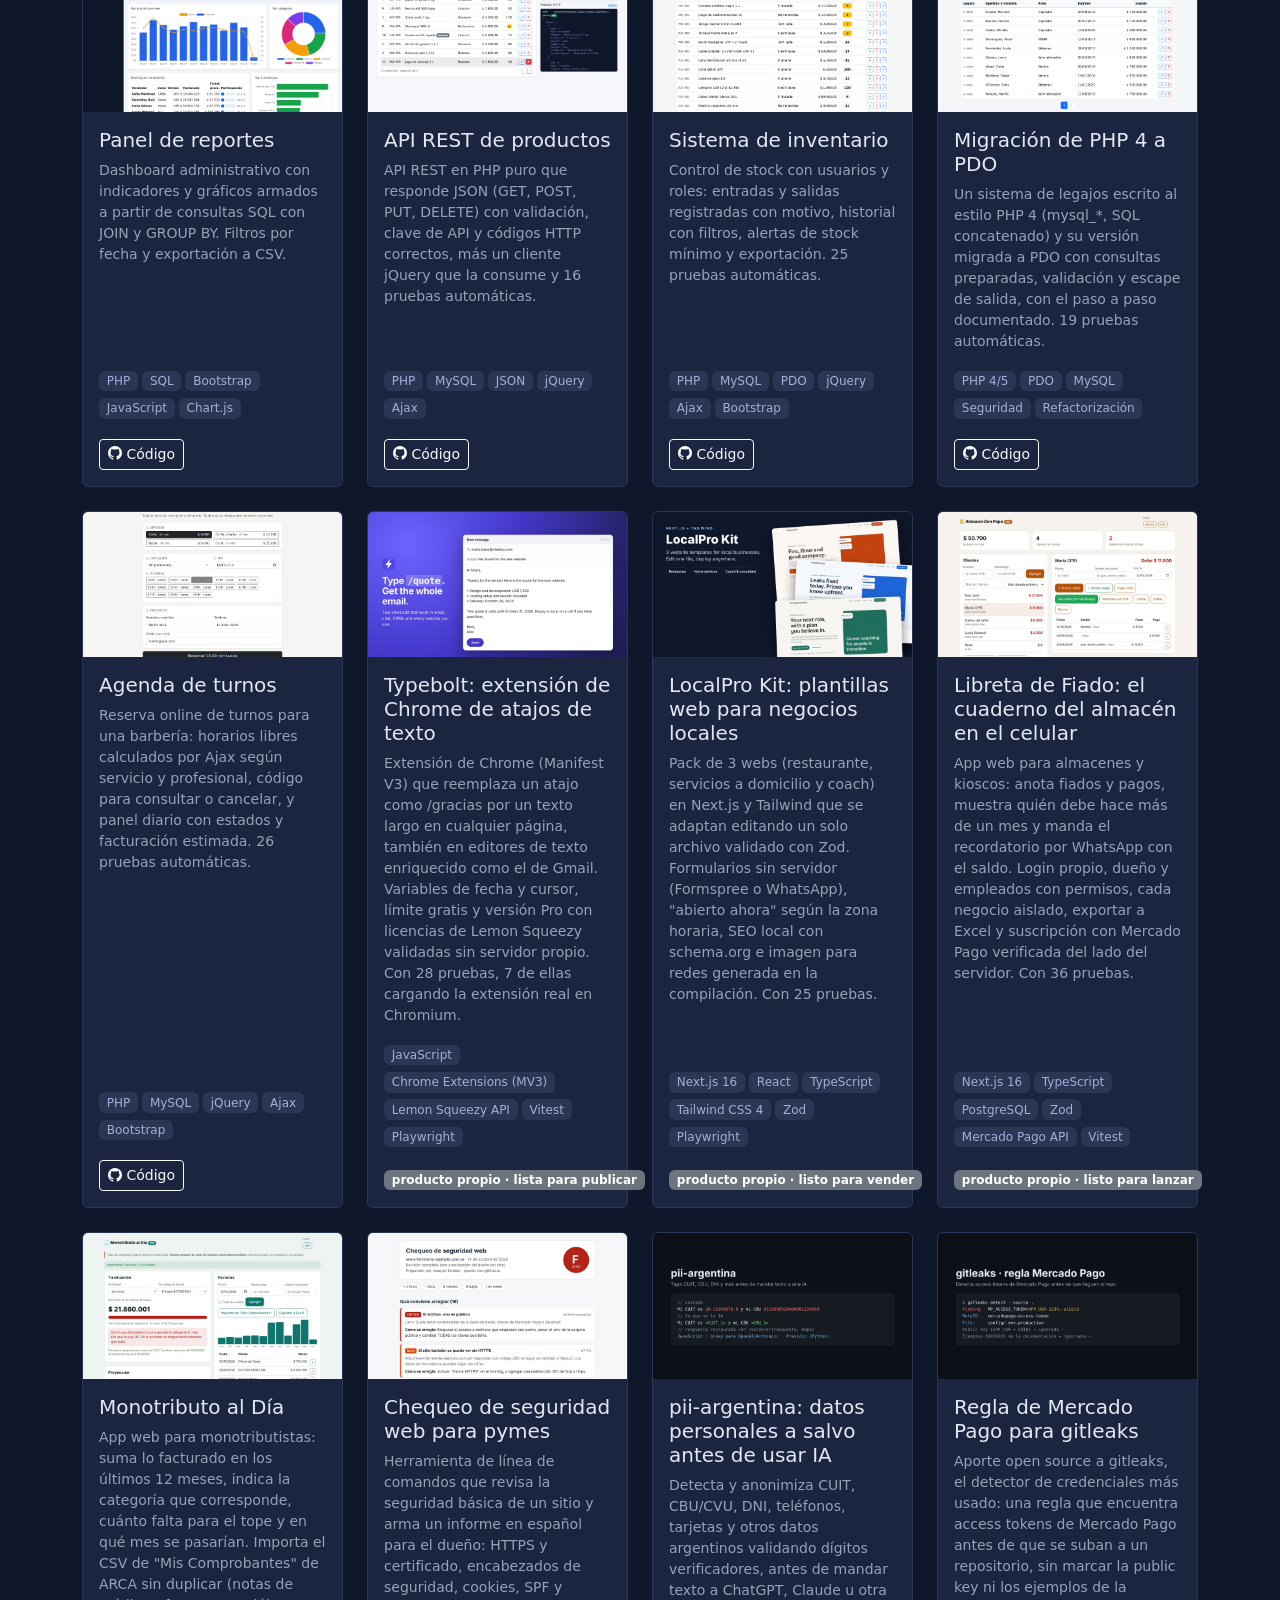
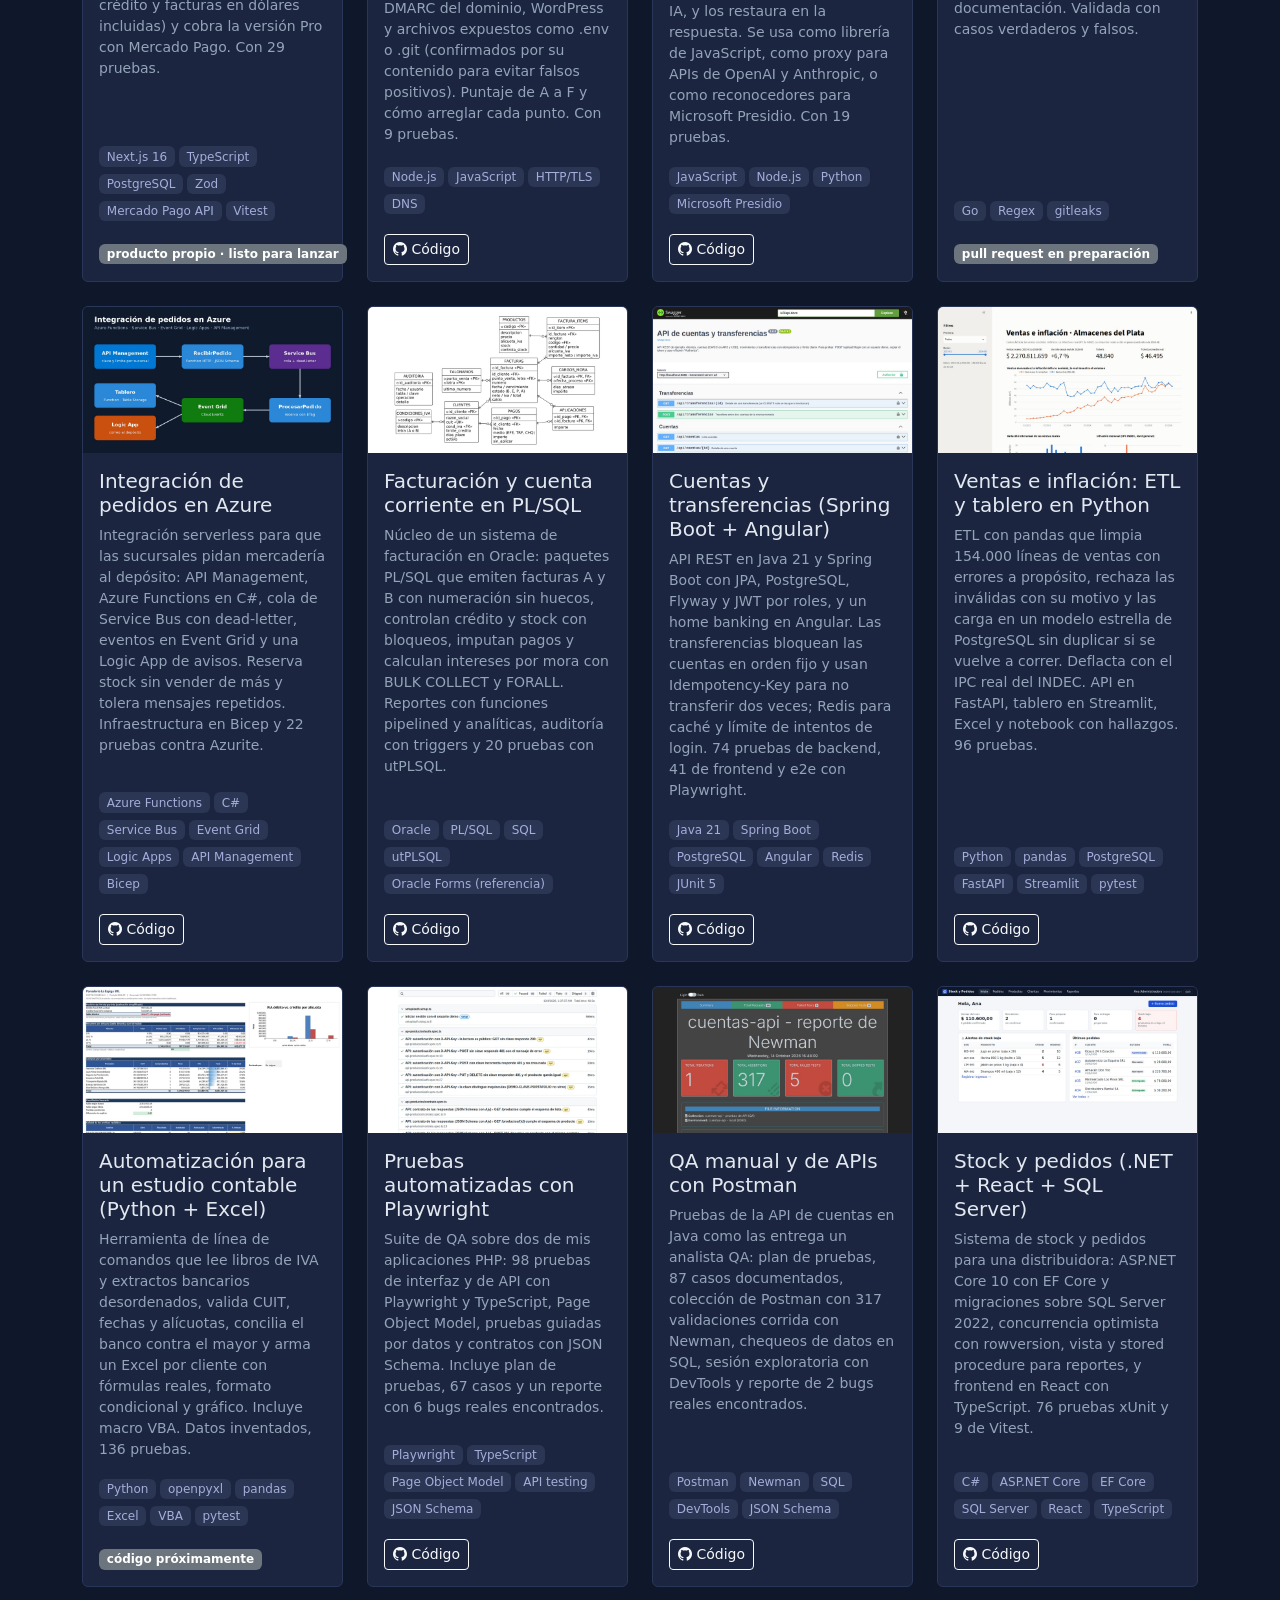
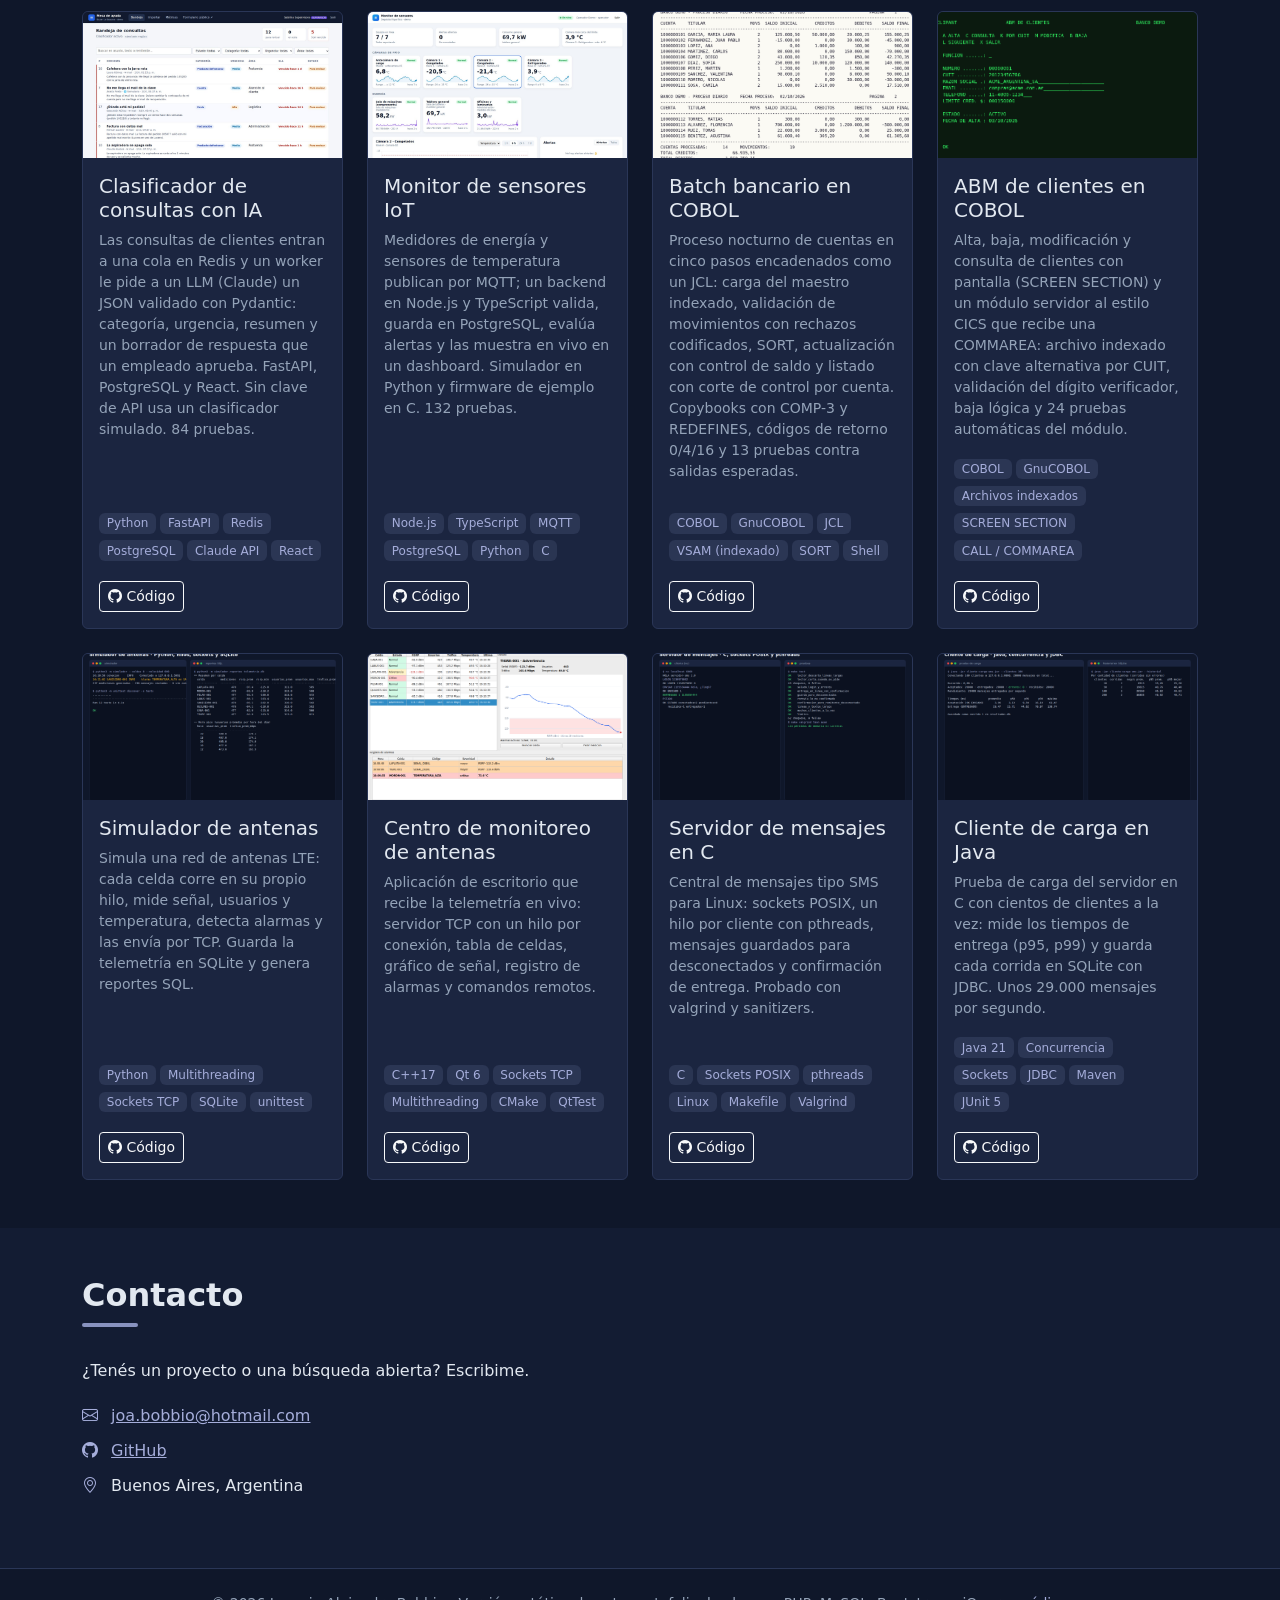
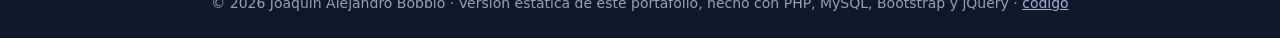
<file: enfoque-web.html>
<!DOCTYPE html>
<html lang="es">
<head>
    <meta charset="utf-8">
    <meta name="viewport" content="width=device-width, initial-scale=1">
    <title>Joaquin Alejandro Bobbio · Desarrollador PHP Semi Senior</title>
    <meta name="description" content="Programo desde 2023. Desarrollo aplicaciones web con PHP, MySQL, JavaScript, jQuery y Bootstrap: desde el modelo de datos hasta la interfaz, con foco en código claro, documentado y fácil de mantener.">
    <link rel="stylesheet" href="assets/vendor/bootstrap/bootstrap.min.css">
    <link rel="stylesheet" href="assets/vendor/bootstrap-icons/bootstrap-icons.min.css">
    <link rel="stylesheet" href="assets/css/estilos.css">
</head>
<body data-bs-spy="scroll" data-bs-target="#nav-principal" data-bs-offset="80">

<nav id="nav-principal" class="navbar navbar-expand-lg navbar-dark fixed-top">
    <div class="container">
        <a class="navbar-brand fw-bold" href="#inicio">&lt;Joaquin /&gt;</a>
        <button class="navbar-toggler" type="button" data-bs-toggle="collapse" data-bs-target="#menu" aria-controls="menu" aria-expanded="false" aria-label="Abrir menú">
            <span class="navbar-toggler-icon"></span>
        </button>
        <div class="collapse navbar-collapse" id="menu">
            <ul class="navbar-nav ms-auto">
                <li class="nav-item"><a class="nav-link" href="#sobre-mi">Sobre mí</a></li>
                <li class="nav-item"><a class="nav-link" href="#stack">Stack</a></li>
                <li class="nav-item"><a class="nav-link" href="#proyectos">Proyectos</a></li>
                <li class="nav-item"><a class="nav-link" href="#contacto">Contacto</a></li>
            </ul>
        </div>
    </div>
</nav>

<header id="inicio" class="hero d-flex align-items-center">
    <div class="container">
        <p class="text-acento mb-2 font-mono">&lt;?php echo "Hola, soy"; ?&gt;</p>
        <h1 class="display-4 fw-bold mb-3">Joaquin Alejandro Bobbio</h1>
        <h2 class="h3 text-secundario mb-4">Desarrollador PHP Semi Senior</h2>
        <p class="lead col-lg-7 mb-4">Programo desde 2023. Desarrollo aplicaciones web con PHP, MySQL, JavaScript, jQuery y Bootstrap: desde el modelo de datos hasta la interfaz, con foco en código claro, documentado y fácil de mantener.</p>
        <div class="d-flex flex-wrap gap-2">
            <a href="#proyectos" class="btn btn-acento btn-lg">Ver proyectos</a>
            <a href="assets/cv.pdf" class="btn btn-outline-light btn-lg" download><i class="bi bi-download"></i> Descargar CV</a>
        </div>
    </div>
</header>

<main>
    <section id="sobre-mi" class="py-5">
        <div class="container">
            <h2 class="titulo-seccion">Sobre mí</h2>
            <div class="row g-4 align-items-center">
                <div class="col-lg-8">
                                        <p>Desarrollo software desde 2023. Trabajo con PHP y MySQL del lado del servidor y con HTML, CSS, JavaScript, jQuery y Bootstrap en la interfaz.</p>
                                        <p>Me interesa analizar el problema antes de escribir código, documentar cada caso para que el equipo pueda retomarlo, y mantener los sistemas existentes corrigiendo bugs sin romper lo que ya funciona.</p>
                                        <p class="mb-0"><strong>Formación:</strong> Licenciatura en Programación, Universidad Nacional de Hurlingham (en curso)</p>
                </div>
                <div class="col-lg-4">
                    <div class="row g-3 text-center">
                        <div class="col-6"><div class="dato"><span class="dato-num">3+</span><span>años programando</span></div></div>
                        <div class="col-6"><div class="dato"><span class="dato-num" id="dato-proyectos">36</span><span>proyectos en el portafolio</span></div></div>
                        <div class="col-12"><div class="dato"><span class="dato-num"><i class="bi bi-house-door"></i></span><span>Disponible para Home Office</span></div></div>
                    </div>
                </div>
            </div>
        </div>
    </section>

    <section id="stack" class="py-5 seccion-alt">
        <div class="container">
            <h2 class="titulo-seccion">Stack</h2>
            <div class="row g-4">
                                <div class="col-sm-6 col-lg-3">
                    <div class="card h-100 tarjeta">
                        <div class="card-body">
                            <h3 class="h5 text-acento">Backend</h3>
                            <ul class="list-unstyled mb-0">
                                                                <li><i class="bi bi-check2 text-acento"></i> PHP 5 / 7 / 8</li>
                                                                <li><i class="bi bi-check2 text-acento"></i> PDO / MySQLi</li>
                                                                <li><i class="bi bi-check2 text-acento"></i> API REST (JSON)</li>
                                                                <li><i class="bi bi-check2 text-acento"></i> Sesiones y autenticación</li>
                                                            </ul>
                        </div>
                    </div>
                </div>
                                <div class="col-sm-6 col-lg-3">
                    <div class="card h-100 tarjeta">
                        <div class="card-body">
                            <h3 class="h5 text-acento">Base de datos</h3>
                            <ul class="list-unstyled mb-0">
                                                                <li><i class="bi bi-check2 text-acento"></i> MySQL / MariaDB</li>
                                                                <li><i class="bi bi-check2 text-acento"></i> SQL (JOIN, GROUP BY, subconsultas)</li>
                                                                <li><i class="bi bi-check2 text-acento"></i> Modelado relacional</li>
                                                            </ul>
                        </div>
                    </div>
                </div>
                                <div class="col-sm-6 col-lg-3">
                    <div class="card h-100 tarjeta">
                        <div class="card-body">
                            <h3 class="h5 text-acento">Frontend</h3>
                            <ul class="list-unstyled mb-0">
                                                                <li><i class="bi bi-check2 text-acento"></i> HTML5</li>
                                                                <li><i class="bi bi-check2 text-acento"></i> CSS3</li>
                                                                <li><i class="bi bi-check2 text-acento"></i> JavaScript</li>
                                                                <li><i class="bi bi-check2 text-acento"></i> jQuery</li>
                                                                <li><i class="bi bi-check2 text-acento"></i> Ajax</li>
                                                                <li><i class="bi bi-check2 text-acento"></i> Bootstrap</li>
                                                            </ul>
                        </div>
                    </div>
                </div>
                                <div class="col-sm-6 col-lg-3">
                    <div class="card h-100 tarjeta">
                        <div class="card-body">
                            <h3 class="h5 text-acento">Herramientas</h3>
                            <ul class="list-unstyled mb-0">
                                                                <li><i class="bi bi-check2 text-acento"></i> Git / GitHub</li>
                                                                <li><i class="bi bi-check2 text-acento"></i> Linux (consola, Apache)</li>
                                                                <li><i class="bi bi-check2 text-acento"></i> Paquete Office</li>
                                                                <li><i class="bi bi-check2 text-acento"></i> Documentación técnica</li>
                                                            </ul>
                        </div>
                    </div>
                </div>
                            </div>
        </div>
    </section>

    <section id="proyectos" class="py-5">
        <div class="container">
            <h2 class="titulo-seccion">Proyectos</h2>
            <div class="btn-group flex-wrap mb-4" role="group" aria-label="Filtrar proyectos" id="filtros" data-enfoque="web">
                                <button type="button" class="btn btn-outline-light active" data-etiqueta="todos">Todos</button>
                                <button type="button" class="btn btn-outline-light" data-etiqueta="real">Clientes reales</button>
                                <button type="button" class="btn btn-outline-light" data-etiqueta="crud">CRUD + Login</button>
                                <button type="button" class="btn btn-outline-light" data-etiqueta="ajax">Ajax / jQuery</button>
                                <button type="button" class="btn btn-outline-light" data-etiqueta="sql">SQL / Reportes</button>
                                <button type="button" class="btn btn-outline-light" data-etiqueta="sistemas">Otros lenguajes</button>
                            </div>
            <div class="row g-4" id="lista-proyectos">
                <div class="col-12 text-center py-5" id="cargando">
                    <div class="spinner-border text-light" role="status"><span class="visually-hidden">Cargando…</span></div>
                </div>
            </div>
        </div>
    </section>

    <section id="contacto" class="py-5 seccion-alt">
        <div class="container">
            <h2 class="titulo-seccion">Contacto</h2>
            <div class="row g-4 g-lg-5">
                <div class="col-lg-8">
                    <p>¿Tenés un proyecto o una búsqueda abierta? Escribime.</p>
                    <ul class="list-unstyled contacto-links">
                        <li><i class="bi bi-envelope"></i> <a href="mailto:joa.bobbio@hotmail.com">joa.bobbio@hotmail.com</a></li>
                        <li><i class="bi bi-github"></i> <a href="https://github.com/JoacoB-dev" target="_blank" rel="noopener">GitHub</a></li>
                        <li><i class="bi bi-geo-alt"></i> Buenos Aires, Argentina</li>
                    </ul>
                </div>
            </div>
        </div>
    </section>
</main>

<footer class="py-4 text-center small text-secundario">
    &copy; 2026 Joaquin Alejandro Bobbio · Versión estática de este portafolio, hecho con PHP, MySQL, Bootstrap y jQuery · <a href="https://github.com/JoacoB-dev/portafolio" target="_blank" rel="noopener">código</a>
</footer>

<script src="assets/vendor/jquery/jquery.min.js"></script>
<script src="assets/vendor/bootstrap/bootstrap.bundle.min.js"></script>
<script src="assets/js/datos-estaticos.js"></script>
<script src="assets/js/main.js"></script>
</body>
</html>
</file>
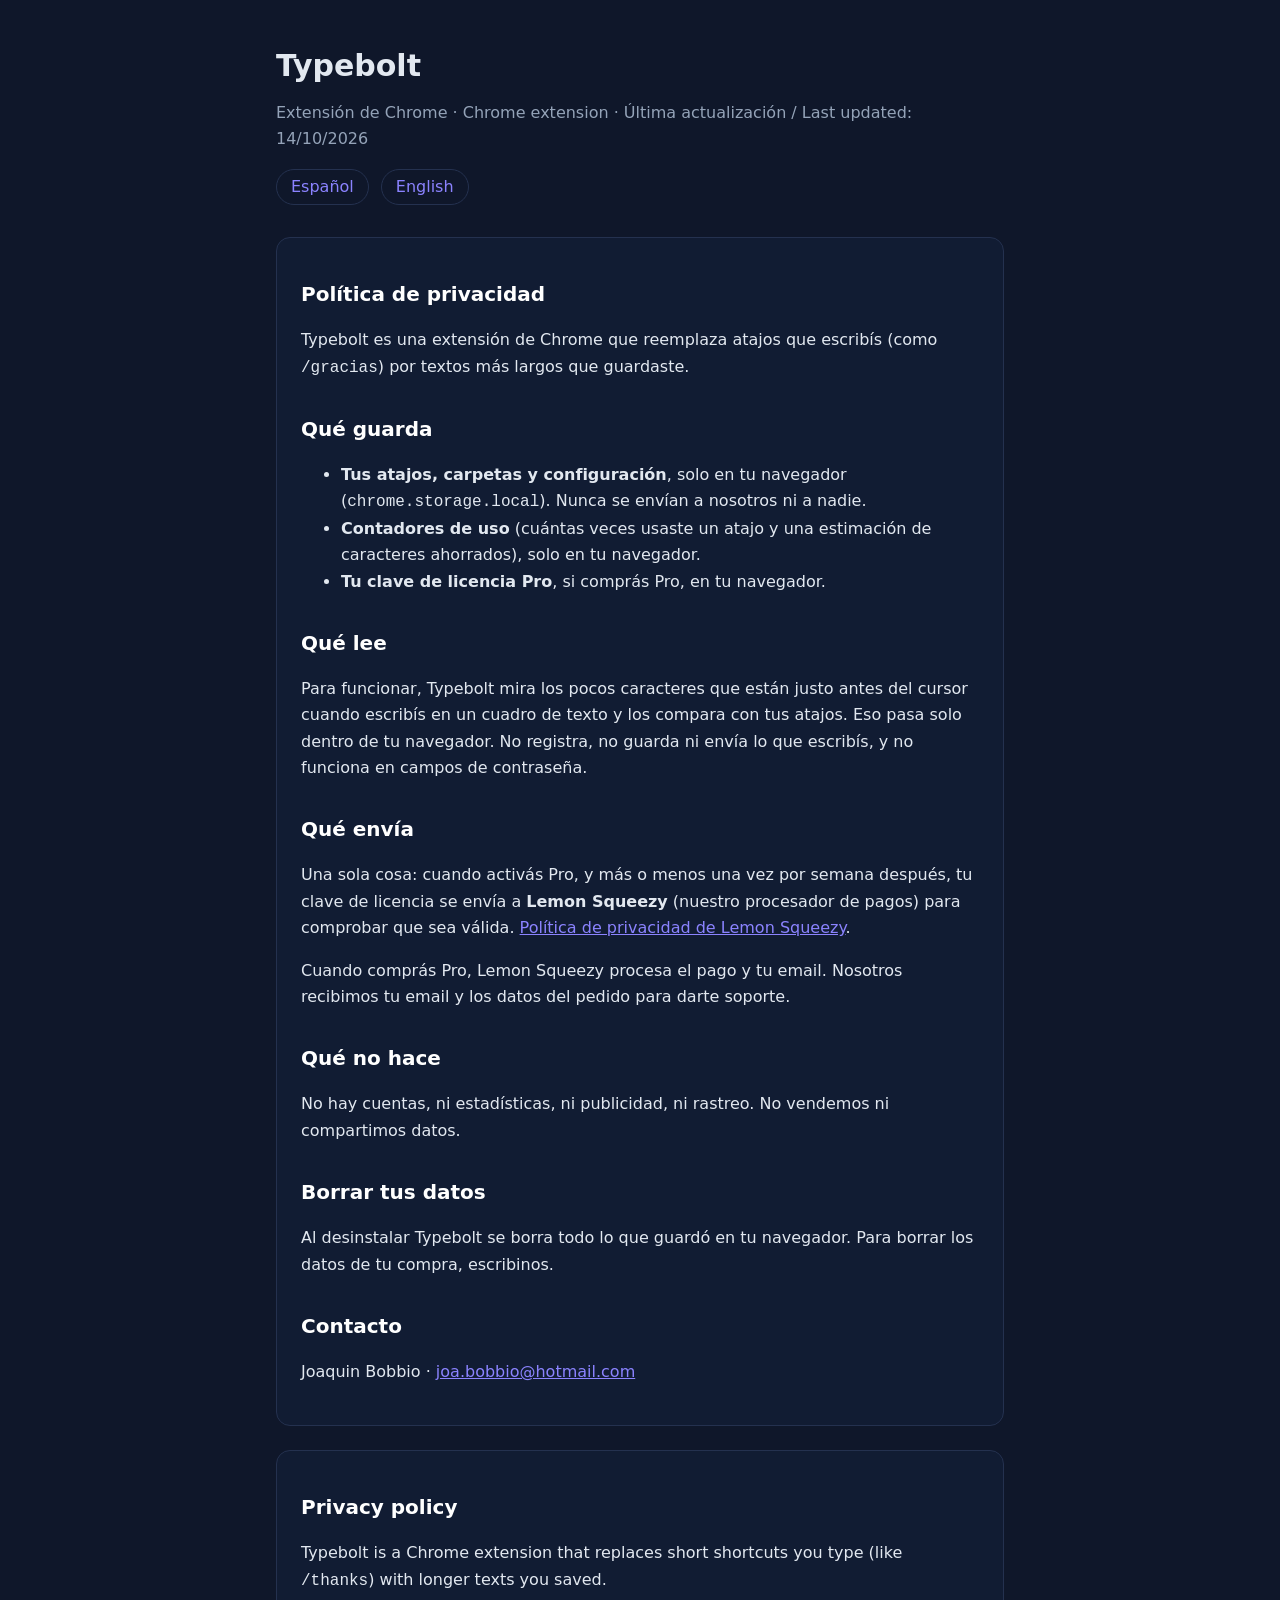
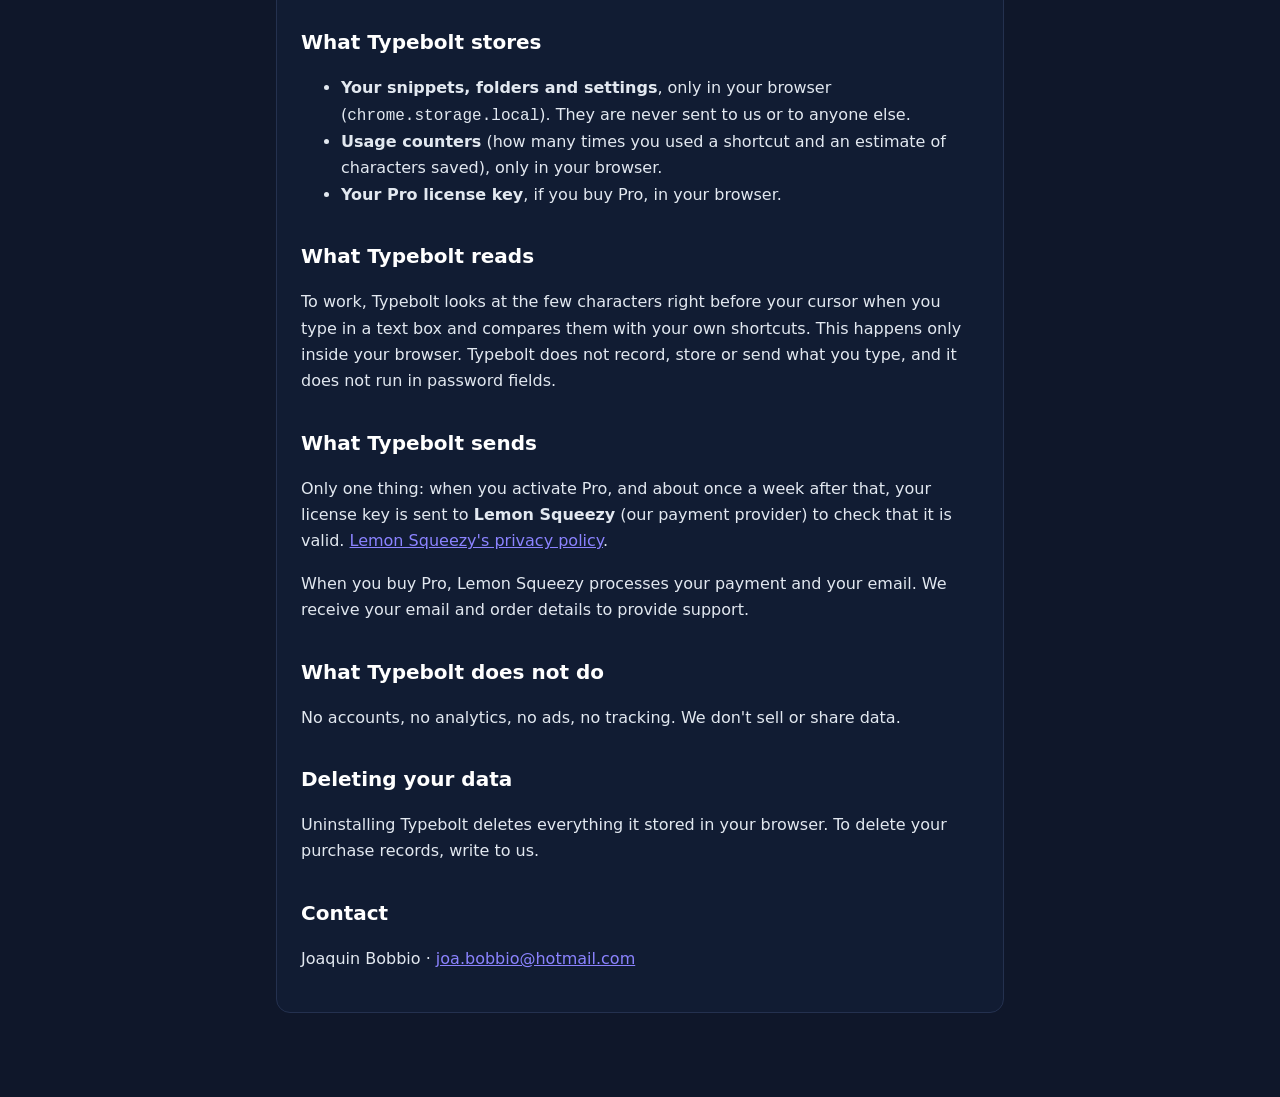
<file: privacidad-typebolt.html>
<!doctype html>
<html lang="es">
<head>
<meta charset="utf-8">
<meta name="viewport" content="width=device-width, initial-scale=1">
<title>Typebolt · Política de privacidad / Privacy policy</title>
<meta name="robots" content="index,follow">
<style>
  :root { --bg: #0f172a; --card: #111c33; --text: #e2e8f0; --muted: #94a3b8; --accent: #8b83ff; --line: #24314f; }
  * { box-sizing: border-box; }
  body { margin: 0; background: var(--bg); color: var(--text); font: 16px/1.65 system-ui, -apple-system, "Segoe UI", Roboto, sans-serif; }
  main { max-width: 760px; margin: 0 auto; padding: 48px 16px 64px; }
  h1 { font-size: 30px; line-height: 1.2; margin: 0 0 4px; }
  h2 { font-size: 20px; margin: 32px 0 8px; color: #fff; }
  p, li { color: var(--text); }
  .muted { color: var(--muted); }
  a { color: var(--accent); }
  nav { display: flex; gap: 12px; margin: 16px 0 32px; }
  nav a { border: 1px solid var(--line); border-radius: 999px; padding: 4px 14px; text-decoration: none; }
  section { background: var(--card); border: 1px solid var(--line); border-radius: 14px; padding: 8px 24px 24px; margin-bottom: 24px; }
</style>
</head>
<body>
<main>
  <h1>Typebolt</h1>
  <p class="muted">Extensión de Chrome · Chrome extension · Última actualización / Last updated: 14/10/2026</p>
  <nav><a href="#es">Español</a><a href="#en">English</a></nav>

  <section id="es" lang="es">
    <h2>Política de privacidad</h2>
    <p>Typebolt es una extensión de Chrome que reemplaza atajos que escribís (como <code>/gracias</code>) por textos más largos que guardaste.</p>
    <h2>Qué guarda</h2>
    <ul>
      <li><strong>Tus atajos, carpetas y configuración</strong>, solo en tu navegador (<code>chrome.storage.local</code>). Nunca se envían a nosotros ni a nadie.</li>
      <li><strong>Contadores de uso</strong> (cuántas veces usaste un atajo y una estimación de caracteres ahorrados), solo en tu navegador.</li>
      <li><strong>Tu clave de licencia Pro</strong>, si comprás Pro, en tu navegador.</li>
    </ul>
    <h2>Qué lee</h2>
    <p>Para funcionar, Typebolt mira los pocos caracteres que están justo antes del cursor cuando escribís en un cuadro de texto y los compara con tus atajos. Eso pasa solo dentro de tu navegador. No registra, no guarda ni envía lo que escribís, y no funciona en campos de contraseña.</p>
    <h2>Qué envía</h2>
    <p>Una sola cosa: cuando activás Pro, y más o menos una vez por semana después, tu clave de licencia se envía a <strong>Lemon Squeezy</strong> (nuestro procesador de pagos) para comprobar que sea válida. <a href="https://www.lemonsqueezy.com/privacy" rel="noopener">Política de privacidad de Lemon Squeezy</a>.</p>
    <p>Cuando comprás Pro, Lemon Squeezy procesa el pago y tu email. Nosotros recibimos tu email y los datos del pedido para darte soporte.</p>
    <h2>Qué no hace</h2>
    <p>No hay cuentas, ni estadísticas, ni publicidad, ni rastreo. No vendemos ni compartimos datos.</p>
    <h2>Borrar tus datos</h2>
    <p>Al desinstalar Typebolt se borra todo lo que guardó en tu navegador. Para borrar los datos de tu compra, escribinos.</p>
    <h2>Contacto</h2>
    <p>Joaquin Bobbio · <a href="mailto:joa.bobbio@hotmail.com">joa.bobbio@hotmail.com</a></p>
  </section>

  <section id="en" lang="en">
    <h2>Privacy policy</h2>
    <p>Typebolt is a Chrome extension that replaces short shortcuts you type (like <code>/thanks</code>) with longer texts you saved.</p>
    <h2>What Typebolt stores</h2>
    <ul>
      <li><strong>Your snippets, folders and settings</strong>, only in your browser (<code>chrome.storage.local</code>). They are never sent to us or to anyone else.</li>
      <li><strong>Usage counters</strong> (how many times you used a shortcut and an estimate of characters saved), only in your browser.</li>
      <li><strong>Your Pro license key</strong>, if you buy Pro, in your browser.</li>
    </ul>
    <h2>What Typebolt reads</h2>
    <p>To work, Typebolt looks at the few characters right before your cursor when you type in a text box and compares them with your own shortcuts. This happens only inside your browser. Typebolt does not record, store or send what you type, and it does not run in password fields.</p>
    <h2>What Typebolt sends</h2>
    <p>Only one thing: when you activate Pro, and about once a week after that, your license key is sent to <strong>Lemon Squeezy</strong> (our payment provider) to check that it is valid. <a href="https://www.lemonsqueezy.com/privacy" rel="noopener">Lemon Squeezy's privacy policy</a>.</p>
    <p>When you buy Pro, Lemon Squeezy processes your payment and your email. We receive your email and order details to provide support.</p>
    <h2>What Typebolt does not do</h2>
    <p>No accounts, no analytics, no ads, no tracking. We don't sell or share data.</p>
    <h2>Deleting your data</h2>
    <p>Uninstalling Typebolt deletes everything it stored in your browser. To delete your purchase records, write to us.</p>
    <h2>Contact</h2>
    <p>Joaquin Bobbio · <a href="mailto:joa.bobbio@hotmail.com">joa.bobbio@hotmail.com</a></p>
  </section>
</main>
</body>
</html>
</file>
<file: assets/css/estilos.css>
:root {
    --fondo: #0f172a;
    --fondo-alt: #131c33;
    --tarjeta: #1b2540;
    --borde: #2a3657;
    --texto: #e2e8f0;
    --secundario: #94a3b8;
    --acento: #8892bf; /* violeta del logo de PHP */
    --acento-fuerte: #a5adda;
}

html { scroll-behavior: smooth; scroll-padding-top: 70px; }

body {
    background: var(--fondo);
    color: var(--texto);
    font-family: system-ui, -apple-system, "Segoe UI", Roboto, sans-serif;
}

a { color: var(--acento-fuerte); }
a:hover { color: #fff; }

.font-mono { font-family: ui-monospace, SFMono-Regular, Consolas, monospace; }
.text-acento { color: var(--acento-fuerte) !important; }
.text-secundario { color: var(--secundario) !important; }

.navbar { background: rgba(15, 23, 42, .92); backdrop-filter: blur(6px); border-bottom: 1px solid var(--borde); }
.navbar .nav-link.active { color: var(--acento-fuerte) !important; }

.hero {
    min-height: 100vh;
    padding-top: 80px;
    background:
        radial-gradient(circle at 80% 20%, rgba(136, 146, 191, .18), transparent 45%),
        var(--fondo);
}

.btn-acento { background: var(--acento); border-color: var(--acento); color: #0f172a; font-weight: 600; }
.btn-acento:hover, .btn-acento:focus { background: var(--acento-fuerte); border-color: var(--acento-fuerte); color: #0f172a; }

.seccion-alt { background: var(--fondo-alt); }

.titulo-seccion { font-weight: 700; margin-bottom: 2rem; }
.titulo-seccion::after {
    content: ""; display: block; width: 56px; height: 4px; margin-top: .5rem;
    background: var(--acento); border-radius: 2px;
}

.tarjeta, .card { background: var(--tarjeta); border: 1px solid var(--borde); color: var(--texto); }
.tarjeta li { padding: .2rem 0; }

.dato { background: var(--tarjeta); border: 1px solid var(--borde); border-radius: .75rem; padding: 1rem; display: flex; flex-direction: column; }
.dato-num { font-size: 2rem; font-weight: 700; color: var(--acento-fuerte); }

.proyecto .card-img-top { aspect-ratio: 16 / 9; object-fit: cover; background: #0b1120; }
.proyecto .placeholder-img {
    aspect-ratio: 16 / 9; display: flex; align-items: center; justify-content: center;
    background: linear-gradient(135deg, #1e293b, #312e81); font-size: 2.5rem; color: var(--acento-fuerte);
}
.proyecto { transition: transform .2s ease, border-color .2s ease; }
.proyecto:hover { transform: translateY(-4px); border-color: var(--acento); }
.badge-tec { background: rgba(136, 146, 191, .15); color: var(--acento-fuerte); font-weight: 500; }

#filtros .btn.active { background: var(--acento); border-color: var(--acento); color: #0f172a; }

.form-control { background: var(--fondo); border-color: var(--borde); color: var(--texto); }
.form-control:focus { background: var(--fondo); color: var(--texto); border-color: var(--acento); box-shadow: 0 0 0 .2rem rgba(136, 146, 191, .25); }
.form-label { color: var(--secundario); }

.contacto-links li { padding: .35rem 0; }
.contacto-links i { color: var(--acento-fuerte); margin-right: .5rem; }

footer { border-top: 1px solid var(--borde); }
</file>
